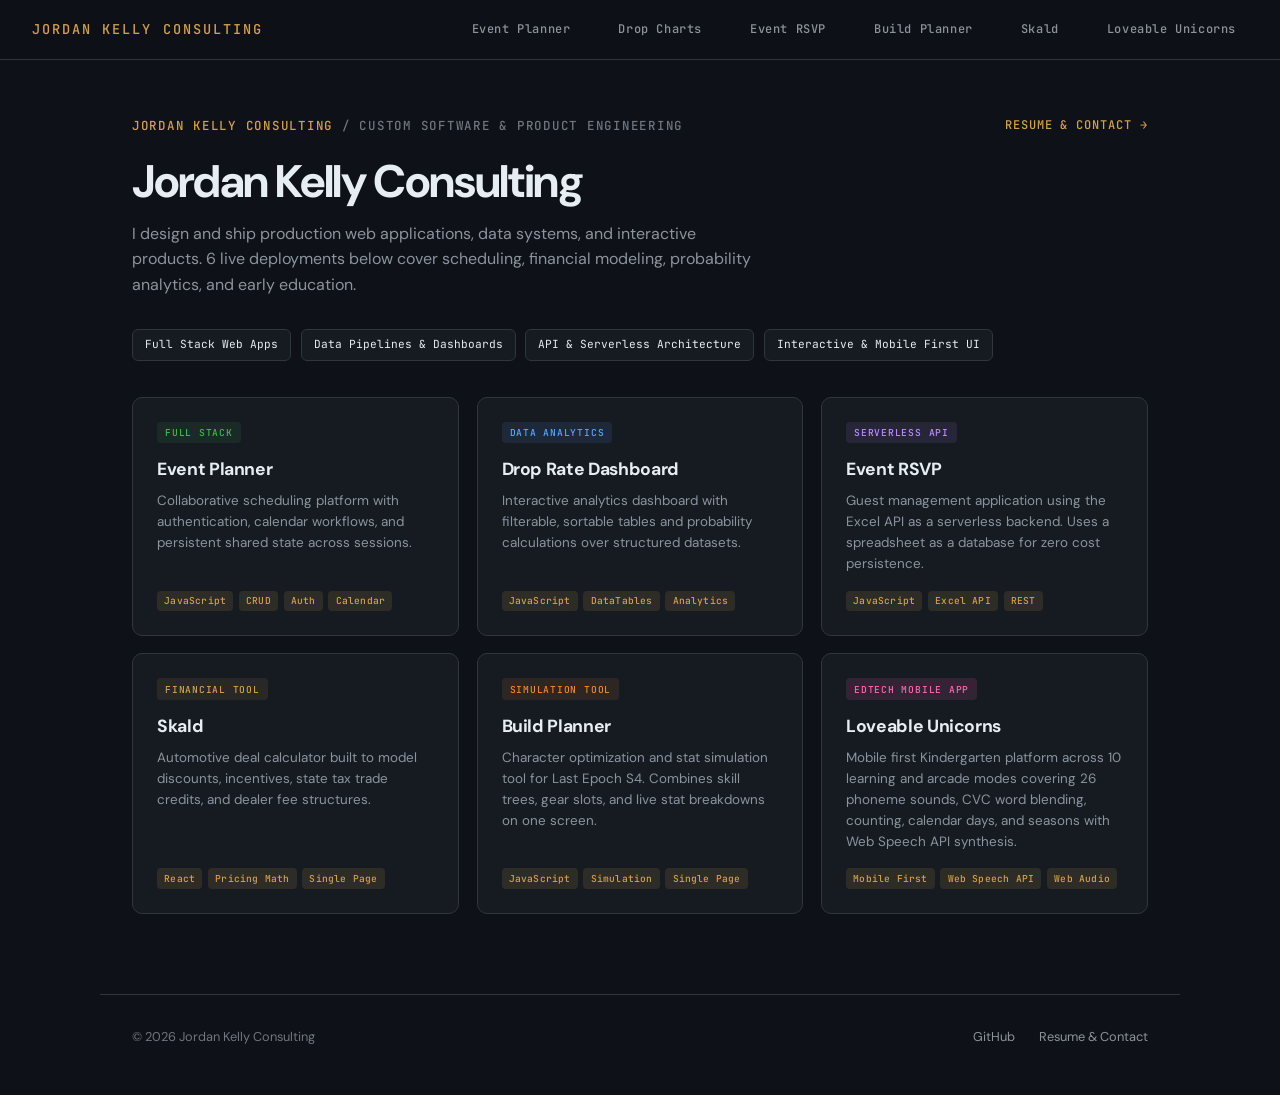
<file: index.html>
<!DOCTYPE html>
<html lang="en">
<head>
  <meta charset="UTF-8">
  <meta name="viewport" content="width=device-width, initial-scale=1.0">
  <title>Jordan Kelly Consulting</title>
  <link rel="preconnect" href="https://fonts.googleapis.com">
  <link rel="preconnect" href="https://fonts.gstatic.com" crossorigin>
  <link href="https://fonts.googleapis.com/css2?family=DM+Sans:wght@400;500;600;700&family=JetBrains+Mono:wght@400;500;700&display=swap" rel="stylesheet">
  <link rel="stylesheet" href="global-nav.css">
  <style>
    *, *::before, *::after { margin: 0; padding: 0; box-sizing: border-box; }

    :root {
      --bg: #0e1117;
      --surface: #161b22;
      --surface-hover: #1c2230;
      --border: #30363d;
      --text-primary: #e6edf3;
      --text-secondary: #8b949e;
      --text-muted: #6e7681;
      --accent: #d4a04a;
      --accent-dim: rgba(212, 160, 74, 0.12);
      --green: #3fb950;
      --blue: #58a6ff;
      --purple: #bc8cff;
      --orange: #f08a24;
      --pink: #ff66b3;
      --mono: 'JetBrains Mono', monospace;
      --sans: 'DM Sans', system-ui, sans-serif;
    }

    html { scroll-behavior: smooth; }

    body {
      font-family: var(--sans);
      background: var(--bg);
      color: var(--text-primary);
      line-height: 1.6;
      min-height: 100vh;
      -webkit-font-smoothing: antialiased;
    }

    .hero {
      padding: 3.5rem 2rem 2rem;
      max-width: 1080px;
      margin: 0 auto;
    }

    .wordmark {
      font-family: var(--mono);
      font-size: 0.78rem;
      font-weight: 500;
      letter-spacing: 0.14em;
      text-transform: uppercase;
      color: var(--accent);
      margin-bottom: 1.25rem;
      display: flex;
      justify-content: space-between;
      align-items: center;
      flex-wrap: wrap;
      gap: 0.75rem;
    }

    .wordmark .muted { color: var(--text-muted); }

    .resume-link {
      color: var(--accent);
      text-decoration: none;
      font-size: 0.75rem;
      letter-spacing: 0.08em;
      transition: color 0.2s;
    }

    .resume-link:hover { color: var(--text-primary); }

    .hero h1 {
      font-size: clamp(2rem, 4.2vw, 2.85rem);
      font-weight: 700;
      line-height: 1.12;
      letter-spacing: -0.03em;
      max-width: 680px;
    }

    .hero p {
      margin-top: 0.85rem;
      font-size: 1rem;
      color: var(--text-secondary);
      max-width: 620px;
      line-height: 1.6;
    }

    .Capabilities {
      max-width: 1080px;
      margin: 0 auto;
      padding: 0 2rem 1rem;
      display: flex;
      flex-wrap: wrap;
      gap: 0.6rem;
    }

    .cap-pill {
      font-family: var(--mono);
      font-size: 0.7rem;
      color: var(--text-primary);
      background: var(--surface);
      border: 1px solid var(--border);
      padding: 0.35rem 0.75rem;
      border-radius: 6px;
    }

    .projects {
      max-width: 1080px;
      margin: 1.25rem auto 0;
      padding: 0 2rem 5rem;
      display: grid;
      grid-template-columns: repeat(auto-fit, minmax(280px, 1fr));
      gap: 1.1rem;
    }

    .card {
      background: var(--surface);
      border: 1px solid var(--border);
      border-radius: 10px;
      padding: 1.5rem;
      transition: border-color 0.2s, background 0.2s, transform 0.2s;
      cursor: pointer;
      position: relative;
      overflow: hidden;
      text-decoration: none;
      color: inherit;
      display: flex;
      flex-direction: column;
      min-height: 220px;
    }

    .card::before {
      content: '';
      position: absolute;
      top: 0; left: 0; right: 0;
      height: 2px;
      opacity: 0;
      transition: opacity 0.3s;
    }

    .card:hover {
      border-color: #444c56;
      background: var(--surface-hover);
      transform: translateY(-2px);
    }

    .card:hover::before { opacity: 1; }
    .card:nth-child(1)::before { background: linear-gradient(90deg, var(--green), transparent); }
    .card:nth-child(2)::before { background: linear-gradient(90deg, var(--blue), transparent); }
    .card:nth-child(3)::before { background: linear-gradient(90deg, var(--purple), transparent); }
    .card:nth-child(4)::before { background: linear-gradient(90deg, var(--accent), transparent); }
    .card:nth-child(5)::before { background: linear-gradient(90deg, var(--orange), transparent); }
    .card:nth-child(6)::before { background: linear-gradient(90deg, var(--pink), transparent); }

    .card-status {
      font-family: var(--mono);
      font-size: 0.6rem;
      font-weight: 500;
      letter-spacing: 0.08em;
      text-transform: uppercase;
      padding: 0.2rem 0.5rem;
      border-radius: 4px;
      width: fit-content;
      margin-bottom: 0.75rem;
    }

    .card:nth-child(1) .card-status { color: var(--green); background: rgba(63, 185, 80, 0.1); }
    .card:nth-child(2) .card-status { color: var(--blue); background: rgba(88, 166, 255, 0.1); }
    .card:nth-child(3) .card-status { color: var(--purple); background: rgba(188, 140, 255, 0.1); }
    .card:nth-child(4) .card-status { color: var(--accent); background: rgba(212, 160, 74, 0.1); }
    .card:nth-child(5) .card-status { color: var(--orange); background: rgba(240, 138, 36, 0.1); }
    .card:nth-child(6) .card-status { color: var(--pink); background: rgba(255, 102, 179, 0.12); }

    .card h2 {
      font-size: 1.1rem;
      font-weight: 700;
      letter-spacing: -0.02em;
      margin-bottom: 0.5rem;
    }

    .card-desc {
      color: var(--text-secondary);
      font-size: 0.84rem;
      line-height: 1.55;
      margin-bottom: auto;
      padding-bottom: 1rem;
    }

    .card-meta {
      display: flex;
      flex-wrap: wrap;
      gap: 0.35rem;
    }

    .tag {
      font-family: var(--mono);
      font-size: 0.6rem;
      font-weight: 500;
      padding: 0.15rem 0.45rem;
      border-radius: 4px;
      background: var(--accent-dim);
      color: var(--accent);
      letter-spacing: 0.02em;
    }

    footer {
      max-width: 1080px;
      margin: 0 auto;
      padding: 2rem 2rem 3rem;
      border-top: 1px solid var(--border);
      display: flex;
      justify-content: space-between;
      align-items: center;
      flex-wrap: wrap;
      gap: 1rem;
    }

    footer p { font-size: 0.8rem; color: var(--text-muted); }

    footer a {
      color: var(--text-secondary);
      text-decoration: none;
      font-size: 0.8rem;
      transition: color 0.2s;
    }

    footer a:hover { color: var(--accent); }
    .footer-links { display: flex; gap: 1.5rem; }

    @media (max-width: 768px) {
      .projects { grid-template-columns: 1fr; padding: 0 1.25rem 4rem; }
      .hero { padding: 2rem 1.25rem 1.25rem; }
      .Capabilities { padding: 0 1.25rem 0.75rem; }
      footer { padding: 1.5rem 1.25rem 2rem; }
    }

    @media (prefers-reduced-motion: reduce) {
      .card { transition: none; }
      .card::before { transition: none; }
    }
  </style>
  <script src="global-nav.js" defer></script>
</head>
<body>

  <section class="hero">
    <div class="wordmark">
      <span>Jordan Kelly Consulting <span class="muted">/ Custom Software &amp; Product Engineering</span></span>
      <a href="https://jordunkelly.github.io" class="resume-link">RESUME &amp; CONTACT →</a>
    </div>
    <h1>Jordan Kelly Consulting</h1>
    <p>I design and ship production web applications, data systems, and interactive products. 6 live deployments below cover scheduling, financial modeling, probability analytics, and early education.</p>
  </section>

  <div class="Capabilities">
    <span class="cap-pill">Full Stack Web Apps</span>
    <span class="cap-pill">Data Pipelines &amp; Dashboards</span>
    <span class="cap-pill">API &amp; Serverless Architecture</span>
    <span class="cap-pill">Interactive &amp; Mobile First UI</span>
  </div>

  <section class="projects">

    <a class="card" href="event-planner/">
      <span class="card-status">Full Stack</span>
      <h2>Event Planner</h2>
      <p class="card-desc">Collaborative scheduling platform with authentication, calendar workflows, and persistent shared state across sessions.</p>
      <div class="card-meta">
        <span class="tag">JavaScript</span>
        <span class="tag">CRUD</span>
        <span class="tag">Auth</span>
        <span class="tag">Calendar</span>
      </div>
    </a>

    <a class="card" href="pso-drop-charts/">
      <span class="card-status">Data Analytics</span>
      <h2>Drop Rate Dashboard</h2>
      <p class="card-desc">Interactive analytics dashboard with filterable, sortable tables and probability calculations over structured datasets.</p>
      <div class="card-meta">
        <span class="tag">JavaScript</span>
        <span class="tag">DataTables</span>
        <span class="tag">Analytics</span>
      </div>
    </a>

    <a class="card" href="event-rsvp/">
      <span class="card-status">Serverless API</span>
      <h2>Event RSVP</h2>
      <p class="card-desc">Guest management application using the Excel API as a serverless backend. Uses a spreadsheet as a database for zero cost persistence.</p>
      <div class="card-meta">
        <span class="tag">JavaScript</span>
        <span class="tag">Excel API</span>
        <span class="tag">REST</span>
      </div>
    </a>

    <a class="card" href="skald/">
      <span class="card-status">Financial Tool</span>
      <h2>Skald</h2>
      <p class="card-desc">Automotive deal calculator built to model discounts, incentives, state tax trade credits, and dealer fee structures.</p>
      <div class="card-meta">
        <span class="tag">React</span>
        <span class="tag">Pricing Math</span>
        <span class="tag">Single Page</span>
      </div>
    </a>

    <a class="card" href="last-epoch-planner/">
      <span class="card-status">Simulation Tool</span>
      <h2>Build Planner</h2>
      <p class="card-desc">Character optimization and stat simulation tool for Last Epoch S4. Combines skill trees, gear slots, and live stat breakdowns on one screen.</p>
      <div class="card-meta">
        <span class="tag">JavaScript</span>
        <span class="tag">Simulation</span>
        <span class="tag">Single Page</span>
      </div>
    </a>

    <a class="card" href="loveable-unicorns/">
      <span class="card-status">EdTech Mobile App</span>
      <h2>Loveable Unicorns</h2>
      <p class="card-desc">Mobile first Kindergarten platform across 10 learning and arcade modes covering 26 phoneme sounds, CVC word blending, counting, calendar days, and seasons with Web Speech API synthesis.</p>
      <div class="card-meta">
        <span class="tag">Mobile First</span>
        <span class="tag">Web Speech API</span>
        <span class="tag">Web Audio</span>
      </div>
    </a>

  </section>

  <footer>
    <p>&copy; 2026 Jordan Kelly Consulting</p>
    <div class="footer-links">
      <a href="https://github.com/Jordunkelly" target="_blank" rel="noopener">GitHub</a>
      <a href="https://jordunkelly.github.io" target="_blank" rel="noopener">Resume &amp; Contact</a>
    </div>
  </footer>

</body>
</html>
</file>
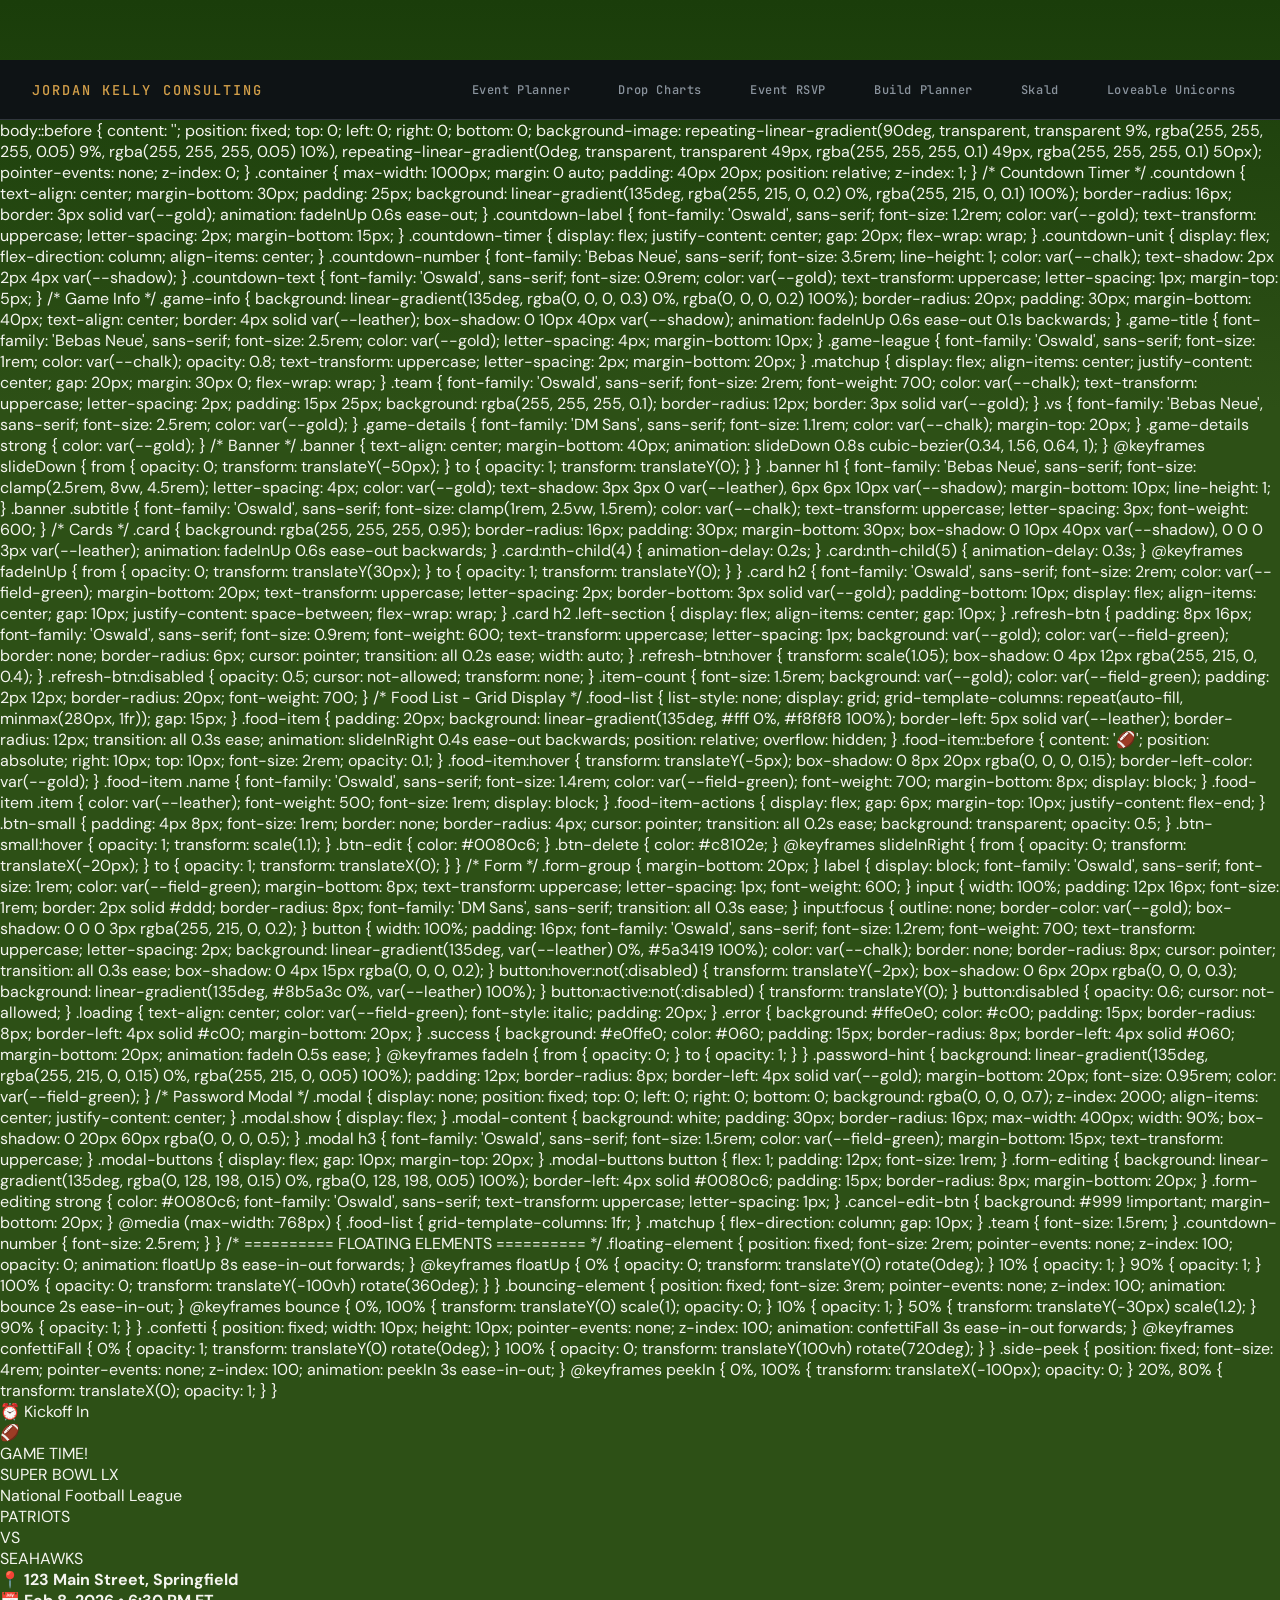
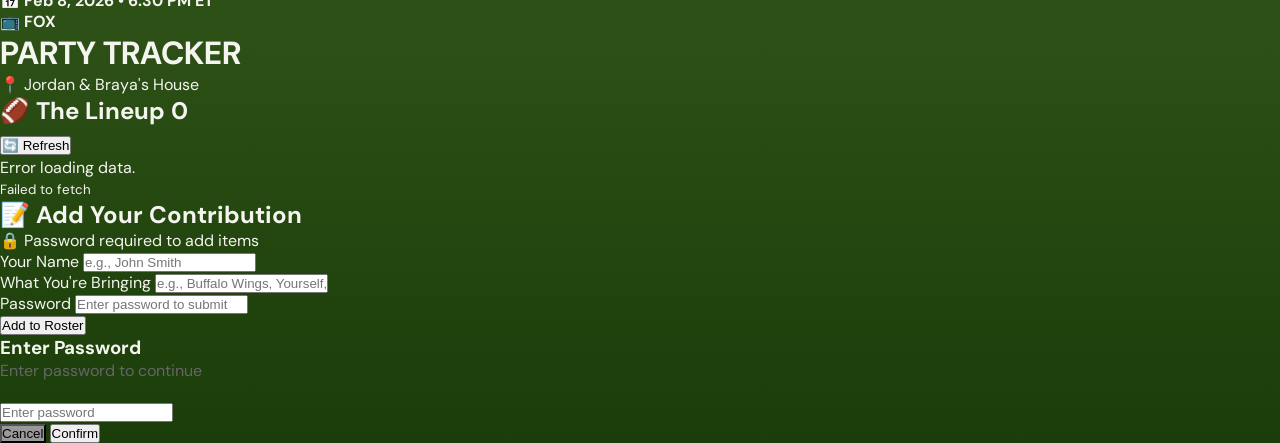
<file: event-attendance/index.html>
<!DOCTYPE html>
<html lang="en">
<head>
    <meta charset="UTF-8">
    <meta name="viewport" content="width=device-width, initial-scale=1.0">
    <meta http-equiv="Cache-Control" content="no-cache, no-store, must-revalidate">
    <meta http-equiv="Pragma" content="no-cache">
    <meta http-equiv="Expires" content="0">
    <title>Super Bowl Sunday Party Tracker!</title>
    <link href="https://fonts.googleapis.com/css2?family=Bebas+Neue&family=Oswald:wght@400;600;700&family=DM+Sans:wght@400;500;700&display=swap" rel="stylesheet">
    <style>
        :root {
            --field-green: #2d5016;
            --field-light: #3d6b1f;
            --endzone: #1a3d0a;
            --leather: #7c4a2e;
            --chalk: #f5f5f0;
            --gold: #ffd700;
            --shadow: rgba(0, 0, 0, 0.4);
            --team1: #c8102e;
            --team2: #0080c6;
        }

        * {
            margin: 0;
            padding: 0;
            box-sizing: border-box;
        }
    </style>
    <link rel="stylesheet" href="../global-nav.css">
    <style>
        body {
            font-family: 'DM Sans', sans-serif;
            background: linear-gradient(180deg, var(--endzone) 0%, var(--field-green) 20%, var(--field-green) 80%, var(--endzone) 100%);
            min-height: 100vh;
            color: var(--chalk);
            position: relative;
            overflow-x: hidden;
            padding-top: 60px;
        }
        @media (max-width: 768px) {
            body { padding-top: 100px; }
        }
    </style>

        body::before {
            content: '';
            position: fixed;
            top: 0;
            left: 0;
            right: 0;
            bottom: 0;
            background-image: 
                repeating-linear-gradient(90deg, transparent, transparent 9%, rgba(255, 255, 255, 0.05) 9%, rgba(255, 255, 255, 0.05) 10%),
                repeating-linear-gradient(0deg, transparent, transparent 49px, rgba(255, 255, 255, 0.1) 49px, rgba(255, 255, 255, 0.1) 50px);
            pointer-events: none;
            z-index: 0;
        }

        .container {
            max-width: 1000px;
            margin: 0 auto;
            padding: 40px 20px;
            position: relative;
            z-index: 1;
        }

        /* Countdown Timer */
        .countdown {
            text-align: center;
            margin-bottom: 30px;
            padding: 25px;
            background: linear-gradient(135deg, rgba(255, 215, 0, 0.2) 0%, rgba(255, 215, 0, 0.1) 100%);
            border-radius: 16px;
            border: 3px solid var(--gold);
            animation: fadeInUp 0.6s ease-out;
        }

        .countdown-label {
            font-family: 'Oswald', sans-serif;
            font-size: 1.2rem;
            color: var(--gold);
            text-transform: uppercase;
            letter-spacing: 2px;
            margin-bottom: 15px;
        }

        .countdown-timer {
            display: flex;
            justify-content: center;
            gap: 20px;
            flex-wrap: wrap;
        }

        .countdown-unit {
            display: flex;
            flex-direction: column;
            align-items: center;
        }

        .countdown-number {
            font-family: 'Bebas Neue', sans-serif;
            font-size: 3.5rem;
            line-height: 1;
            color: var(--chalk);
            text-shadow: 2px 2px 4px var(--shadow);
        }

        .countdown-text {
            font-family: 'Oswald', sans-serif;
            font-size: 0.9rem;
            color: var(--gold);
            text-transform: uppercase;
            letter-spacing: 1px;
            margin-top: 5px;
        }

        /* Game Info */
        .game-info {
            background: linear-gradient(135deg, rgba(0, 0, 0, 0.3) 0%, rgba(0, 0, 0, 0.2) 100%);
            border-radius: 20px;
            padding: 30px;
            margin-bottom: 40px;
            text-align: center;
            border: 4px solid var(--leather);
            box-shadow: 0 10px 40px var(--shadow);
            animation: fadeInUp 0.6s ease-out 0.1s backwards;
        }

        .game-title {
            font-family: 'Bebas Neue', sans-serif;
            font-size: 2.5rem;
            color: var(--gold);
            letter-spacing: 4px;
            margin-bottom: 10px;
        }

        .game-league {
            font-family: 'Oswald', sans-serif;
            font-size: 1rem;
            color: var(--chalk);
            opacity: 0.8;
            text-transform: uppercase;
            letter-spacing: 2px;
            margin-bottom: 20px;
        }

        .matchup {
            display: flex;
            align-items: center;
            justify-content: center;
            gap: 20px;
            margin: 30px 0;
            flex-wrap: wrap;
        }

        .team {
            font-family: 'Oswald', sans-serif;
            font-size: 2rem;
            font-weight: 700;
            color: var(--chalk);
            text-transform: uppercase;
            letter-spacing: 2px;
            padding: 15px 25px;
            background: rgba(255, 255, 255, 0.1);
            border-radius: 12px;
            border: 3px solid var(--gold);
        }

        .vs {
            font-family: 'Bebas Neue', sans-serif;
            font-size: 2.5rem;
            color: var(--gold);
        }

        .game-details {
            font-family: 'DM Sans', sans-serif;
            font-size: 1.1rem;
            color: var(--chalk);
            margin-top: 20px;
        }

        .game-details strong {
            color: var(--gold);
        }

        /* Banner */
        .banner {
            text-align: center;
            margin-bottom: 40px;
            animation: slideDown 0.8s cubic-bezier(0.34, 1.56, 0.64, 1);
        }

        @keyframes slideDown {
            from {
                opacity: 0;
                transform: translateY(-50px);
            }
            to {
                opacity: 1;
                transform: translateY(0);
            }
        }

        .banner h1 {
            font-family: 'Bebas Neue', sans-serif;
            font-size: clamp(2.5rem, 8vw, 4.5rem);
            letter-spacing: 4px;
            color: var(--gold);
            text-shadow: 
                3px 3px 0 var(--leather),
                6px 6px 10px var(--shadow);
            margin-bottom: 10px;
            line-height: 1;
        }

        .banner .subtitle {
            font-family: 'Oswald', sans-serif;
            font-size: clamp(1rem, 2.5vw, 1.5rem);
            color: var(--chalk);
            text-transform: uppercase;
            letter-spacing: 3px;
            font-weight: 600;
        }

        /* Cards */
        .card {
            background: rgba(255, 255, 255, 0.95);
            border-radius: 16px;
            padding: 30px;
            margin-bottom: 30px;
            box-shadow: 
                0 10px 40px var(--shadow),
                0 0 0 3px var(--leather);
            animation: fadeInUp 0.6s ease-out backwards;
        }

        .card:nth-child(4) { animation-delay: 0.2s; }
        .card:nth-child(5) { animation-delay: 0.3s; }

        @keyframes fadeInUp {
            from {
                opacity: 0;
                transform: translateY(30px);
            }
            to {
                opacity: 1;
                transform: translateY(0);
            }
        }

        .card h2 {
            font-family: 'Oswald', sans-serif;
            font-size: 2rem;
            color: var(--field-green);
            margin-bottom: 20px;
            text-transform: uppercase;
            letter-spacing: 2px;
            border-bottom: 3px solid var(--gold);
            padding-bottom: 10px;
            display: flex;
            align-items: center;
            gap: 10px;
            justify-content: space-between;
            flex-wrap: wrap;
        }

        .card h2 .left-section {
            display: flex;
            align-items: center;
            gap: 10px;
        }

        .refresh-btn {
            padding: 8px 16px;
            font-family: 'Oswald', sans-serif;
            font-size: 0.9rem;
            font-weight: 600;
            text-transform: uppercase;
            letter-spacing: 1px;
            background: var(--gold);
            color: var(--field-green);
            border: none;
            border-radius: 6px;
            cursor: pointer;
            transition: all 0.2s ease;
            width: auto;
        }

        .refresh-btn:hover {
            transform: scale(1.05);
            box-shadow: 0 4px 12px rgba(255, 215, 0, 0.4);
        }

        .refresh-btn:disabled {
            opacity: 0.5;
            cursor: not-allowed;
            transform: none;
        }

        .item-count {
            font-size: 1.5rem;
            background: var(--gold);
            color: var(--field-green);
            padding: 2px 12px;
            border-radius: 20px;
            font-weight: 700;
        }

        /* Food List - Grid Display */
        .food-list {
            list-style: none;
            display: grid;
            grid-template-columns: repeat(auto-fill, minmax(280px, 1fr));
            gap: 15px;
        }

        .food-item {
            padding: 20px;
            background: linear-gradient(135deg, #fff 0%, #f8f8f8 100%);
            border-left: 5px solid var(--leather);
            border-radius: 12px;
            transition: all 0.3s ease;
            animation: slideInRight 0.4s ease-out backwards;
            position: relative;
            overflow: hidden;
        }

        .food-item::before {
            content: '🏈';
            position: absolute;
            right: 10px;
            top: 10px;
            font-size: 2rem;
            opacity: 0.1;
        }

        .food-item:hover {
            transform: translateY(-5px);
            box-shadow: 0 8px 20px rgba(0, 0, 0, 0.15);
            border-left-color: var(--gold);
        }

        .food-item .name {
            font-family: 'Oswald', sans-serif;
            font-size: 1.4rem;
            color: var(--field-green);
            font-weight: 700;
            margin-bottom: 8px;
            display: block;
        }

        .food-item .item {
            color: var(--leather);
            font-weight: 500;
            font-size: 1rem;
            display: block;
        }

        .food-item-actions {
            display: flex;
            gap: 6px;
            margin-top: 10px;
            justify-content: flex-end;
        }

        .btn-small {
            padding: 4px 8px;
            font-size: 1rem;
            border: none;
            border-radius: 4px;
            cursor: pointer;
            transition: all 0.2s ease;
            background: transparent;
            opacity: 0.5;
        }

        .btn-small:hover {
            opacity: 1;
            transform: scale(1.1);
        }

        .btn-edit {
            color: #0080c6;
        }

        .btn-delete {
            color: #c8102e;
        }

        @keyframes slideInRight {
            from {
                opacity: 0;
                transform: translateX(-20px);
            }
            to {
                opacity: 1;
                transform: translateX(0);
            }
        }

        /* Form */
        .form-group {
            margin-bottom: 20px;
        }

        label {
            display: block;
            font-family: 'Oswald', sans-serif;
            font-size: 1rem;
            color: var(--field-green);
            margin-bottom: 8px;
            text-transform: uppercase;
            letter-spacing: 1px;
            font-weight: 600;
        }

        input {
            width: 100%;
            padding: 12px 16px;
            font-size: 1rem;
            border: 2px solid #ddd;
            border-radius: 8px;
            font-family: 'DM Sans', sans-serif;
            transition: all 0.3s ease;
        }

        input:focus {
            outline: none;
            border-color: var(--gold);
            box-shadow: 0 0 0 3px rgba(255, 215, 0, 0.2);
        }

        button {
            width: 100%;
            padding: 16px;
            font-family: 'Oswald', sans-serif;
            font-size: 1.2rem;
            font-weight: 700;
            text-transform: uppercase;
            letter-spacing: 2px;
            background: linear-gradient(135deg, var(--leather) 0%, #5a3419 100%);
            color: var(--chalk);
            border: none;
            border-radius: 8px;
            cursor: pointer;
            transition: all 0.3s ease;
            box-shadow: 0 4px 15px rgba(0, 0, 0, 0.2);
        }

        button:hover:not(:disabled) {
            transform: translateY(-2px);
            box-shadow: 0 6px 20px rgba(0, 0, 0, 0.3);
            background: linear-gradient(135deg, #8b5a3c 0%, var(--leather) 100%);
        }

        button:active:not(:disabled) {
            transform: translateY(0);
        }

        button:disabled {
            opacity: 0.6;
            cursor: not-allowed;
        }

        .loading {
            text-align: center;
            color: var(--field-green);
            font-style: italic;
            padding: 20px;
        }

        .error {
            background: #ffe0e0;
            color: #c00;
            padding: 15px;
            border-radius: 8px;
            border-left: 4px solid #c00;
            margin-bottom: 20px;
        }

        .success {
            background: #e0ffe0;
            color: #060;
            padding: 15px;
            border-radius: 8px;
            border-left: 4px solid #060;
            margin-bottom: 20px;
            animation: fadeIn 0.5s ease;
        }

        @keyframes fadeIn {
            from { opacity: 0; }
            to { opacity: 1; }
        }

        .password-hint {
            background: linear-gradient(135deg, rgba(255, 215, 0, 0.15) 0%, rgba(255, 215, 0, 0.05) 100%);
            padding: 12px;
            border-radius: 8px;
            border-left: 4px solid var(--gold);
            margin-bottom: 20px;
            font-size: 0.95rem;
            color: var(--field-green);
        }

        /* Password Modal */
        .modal {
            display: none;
            position: fixed;
            top: 0;
            left: 0;
            right: 0;
            bottom: 0;
            background: rgba(0, 0, 0, 0.7);
            z-index: 2000;
            align-items: center;
            justify-content: center;
        }

        .modal.show {
            display: flex;
        }

        .modal-content {
            background: white;
            padding: 30px;
            border-radius: 16px;
            max-width: 400px;
            width: 90%;
            box-shadow: 0 20px 60px rgba(0, 0, 0, 0.5);
        }

        .modal h3 {
            font-family: 'Oswald', sans-serif;
            font-size: 1.5rem;
            color: var(--field-green);
            margin-bottom: 15px;
            text-transform: uppercase;
        }

        .modal-buttons {
            display: flex;
            gap: 10px;
            margin-top: 20px;
        }

        .modal-buttons button {
            flex: 1;
            padding: 12px;
            font-size: 1rem;
        }

        .form-editing {
            background: linear-gradient(135deg, rgba(0, 128, 198, 0.15) 0%, rgba(0, 128, 198, 0.05) 100%);
            border-left: 4px solid #0080c6;
            padding: 15px;
            border-radius: 8px;
            margin-bottom: 20px;
        }

        .form-editing strong {
            color: #0080c6;
            font-family: 'Oswald', sans-serif;
            text-transform: uppercase;
            letter-spacing: 1px;
        }

        .cancel-edit-btn {
            background: #999 !important;
            margin-bottom: 20px;
        }

        @media (max-width: 768px) {
            .food-list {
                grid-template-columns: 1fr;
            }
            
            .matchup {
                flex-direction: column;
                gap: 10px;
            }
            
            .team {
                font-size: 1.5rem;
            }
            
            .countdown-number {
                font-size: 2.5rem;
            }
        }

        /* ========== FLOATING ELEMENTS ========== */
        .floating-element {
            position: fixed;
            font-size: 2rem;
            pointer-events: none;
            z-index: 100;
            opacity: 0;
            animation: floatUp 8s ease-in-out forwards;
        }

        @keyframes floatUp {
            0% {
                opacity: 0;
                transform: translateY(0) rotate(0deg);
            }
            10% {
                opacity: 1;
            }
            90% {
                opacity: 1;
            }
            100% {
                opacity: 0;
                transform: translateY(-100vh) rotate(360deg);
            }
        }

        .bouncing-element {
            position: fixed;
            font-size: 3rem;
            pointer-events: none;
            z-index: 100;
            animation: bounce 2s ease-in-out;
        }

        @keyframes bounce {
            0%, 100% {
                transform: translateY(0) scale(1);
                opacity: 0;
            }
            10% {
                opacity: 1;
            }
            50% {
                transform: translateY(-30px) scale(1.2);
            }
            90% {
                opacity: 1;
            }
        }

        .confetti {
            position: fixed;
            width: 10px;
            height: 10px;
            pointer-events: none;
            z-index: 100;
            animation: confettiFall 3s ease-in-out forwards;
        }

        @keyframes confettiFall {
            0% {
                opacity: 1;
                transform: translateY(0) rotate(0deg);
            }
            100% {
                opacity: 0;
                transform: translateY(100vh) rotate(720deg);
            }
        }

        .side-peek {
            position: fixed;
            font-size: 4rem;
            pointer-events: none;
            z-index: 100;
            animation: peekIn 3s ease-in-out;
        }

        @keyframes peekIn {
            0%, 100% {
                transform: translateX(-100px);
                opacity: 0;
            }
            20%, 80% {
                transform: translateX(0);
                opacity: 1;
            }
        }
    </style>
</head>
<body>
    <div class="container">
        <!-- Countdown Timer -->
        <div class="countdown">
            <div class="countdown-label">⏰ Kickoff In</div>
            <div class="countdown-timer" id="mainCountdown"></div>
        </div>

        <!-- Game Info -->
        <div class="game-info">
            <div class="game-title">SUPER BOWL LX</div>
            <div class="game-league">National Football League</div>
            <div class="matchup">
                <div class="team">PATRIOTS</div>
                <div class="vs">VS</div>
                <div class="team">SEAHAWKS</div>
            </div>
            <div class="game-details">
                <strong>📍 123 Main Street, Springfield</strong><br>
                <strong>📅 Feb 8, 2026 • 6:30 PM ET</strong><br>
                <strong>📺 FOX</strong>
            </div>
        </div>

        <!-- Party Location -->
        <div class="banner">
            <h1>PARTY TRACKER</h1>
            <div class="subtitle">📍 Jordan & Braya's House</div>
        </div>

        <!-- Food List -->
        <div class="card">
            <h2>
                <div class="left-section">
                    🏈 The Lineup
                    <span class="item-count" id="itemCount">0</span>
                </div>
                <button class="refresh-btn" id="refreshBtn" onclick="forceRefresh()">🔄 Refresh</button>
            </h2>
            <div id="loadingMessage" class="loading">Loading the roster...</div>
            <ul class="food-list" id="foodList"></ul>
        </div>

        <!-- Add Item Form -->
        <div class="card" id="addItemCard">
            <h2 id="formTitle">📝 Add Your Contribution</h2>
            <div id="editingNotice"></div>
            <div class="password-hint">
                🔒 Password required to add items
            </div>
            <div id="messageArea"></div>
            <div class="form-group">
                <label for="nameInput">Your Name</label>
                <input type="text" id="nameInput" placeholder="e.g., John Smith" required>
            </div>
            <div class="form-group">
                <label for="foodInput">What You're Bringing</label>
                <input type="text" id="foodInput" placeholder="e.g., Buffalo Wings, Yourself, A Johnson, Etc ..." required>
            </div>
            <div class="form-group">
                <label for="passwordInput">Password</label>
                <input type="password" id="passwordInput" placeholder="Enter password to submit" required>
            </div>
            <button id="submitButton" onclick="submitForm()">Add to Roster</button>
        </div>
    </div>

    <!-- Password Modal for Delete -->
    <div class="modal" id="passwordModal">
        <div class="modal-content">
            <h3 id="modalTitle">Enter Password</h3>
            <p id="modalMessage" style="color: #666; margin-bottom: 20px;">Enter password to continue</p>
            <input type="password" id="modalPasswordInput" placeholder="Enter password">
            <div class="modal-buttons">
                <button onclick="cancelModal()" style="background: #999;">Cancel</button>
                <button onclick="confirmModal()" id="modalConfirmBtn">Confirm</button>
            </div>
        </div>
    </div>

    <script>
        // ================= CONFIG =================
        const CSV_URL = 'https://docs.google.com/spreadsheets/d/e/2PACX-1vSGdwDpzWkYzlwzPxUlz1OpzzK22pQbFNNPr1xv0U0M5rxbZNyTLqyJzPp_MeXJnW0dpn6qnrFb8Wab/pub?gid=0&single=true&output=csv';
        const SCRIPT_URL = 'https://script.google.com/macros/s/AKfycbwwipxR_QszEA2MaYRfIODS-tP8l6UJ0Z1RwzIN0m4MtDz-DKdOT6Ox3Fh_9b2pCcfg6w/exec';
        const SUPERBOWL_DATE = new Date('2026-02-09T18:30:00-05:00');

        // Modal and edit state
        let modalCallback = null;
        let editingRow = null;

        // ================ COUNTDOWN =================
        function updateCountdown(elementId) {
            const now = new Date();
            const diff = SUPERBOWL_DATE - now;

            if (diff <= 0) {
                document.getElementById(elementId).innerHTML =
                    '<div class="countdown-unit"><div class="countdown-number">🏈</div><div class="countdown-text">GAME TIME!</div></div>';
                return;
            }

            const days = Math.floor(diff / (1000 * 60 * 60 * 24));
            const hours = Math.floor((diff % (1000 * 60 * 60 * 24)) / (1000 * 60 * 60));
            const minutes = Math.floor((diff % (1000 * 60 * 60)) / (1000 * 60));
            const seconds = Math.floor((diff % (1000 * 60)) / 1000);

            document.getElementById(elementId).innerHTML = `
                <div class="countdown-unit"><div class="countdown-number">${days}</div><div class="countdown-text">Days</div></div>
                <div class="countdown-unit"><div class="countdown-number">${hours}</div><div class="countdown-text">Hours</div></div>
                <div class="countdown-unit"><div class="countdown-number">${minutes}</div><div class="countdown-text">Minutes</div></div>
                <div class="countdown-unit"><div class="countdown-number">${seconds}</div><div class="countdown-text">Seconds</div></div>
            `;
        }

        // ================ CSV LOADER =================
        function parseCSV(text) {
            return text.split('\n')
                .filter(l => l.trim())
                .map(line => line.split(',').map(v => v.trim().replace(/^"|"$/g, '')));
        }

        async function loadData() {
            try {
                // Simple but effective cache busting
                const cacheBuster = `v${refreshVersion}-${Date.now()}-${Math.random().toString(36).substring(2, 9)}`;
                const url = `${CSV_URL}&cb=${cacheBuster}`;
                
                const response = await fetch(url, {
                    cache: 'no-store'
                });
                
                if (!response.ok) throw new Error('Failed to load data');

                const csvText = await response.text();
                const rows = parseCSV(csvText);

                const foodList = document.getElementById('foodList');
                const loadingMessage = document.getElementById('loadingMessage');
                const itemCount = document.getElementById('itemCount');

                loadingMessage.style.display = 'none';
                foodList.innerHTML = '';

                if (rows.length > 1) {
                    const dataRows = rows.slice(1).filter(row => row[0] && row[1]);
                    itemCount.textContent = dataRows.length;

                    dataRows.forEach((row, index) => {
                        const rowNumber = index + 2; // +2 because row 1 is headers
                        const li = document.createElement('li');
                        li.className = 'food-item';
                        li.style.animationDelay = `${index * 0.05}s`;
                        li.innerHTML = `
                            <span class="name">${escapeHtml(row[0])}</span>
                            <span class="item">${escapeHtml(row[1])}</span>
                            <div class="food-item-actions">
                                <button class="btn-small btn-edit" onclick="editItem(${rowNumber}, '${escapeHtml(row[0])}', '${escapeHtml(row[1])}')" title="Edit">
                                    ✏️
                                </button>
                                <button class="btn-small btn-delete" onclick="deleteItem(${rowNumber}, '${escapeHtml(row[0])}')" title="Delete">
                                    🗑️
                                </button>
                            </div>
                        `;
                        foodList.appendChild(li);
                    });
                } else {
                    itemCount.textContent = '0';
                    foodList.innerHTML =
                        '<li class="food-item"><span class="name">No items yet</span><span class="item">Be the first to add!</span></li>';
                }
            } catch (error) {
                document.getElementById('loadingMessage').innerHTML =
                    `<div class="error">Error loading data.<br><small>${error.message}</small></div>`;
            }
        }

        // ================ EDIT ITEM =================
        function editItem(rowNumber, name, item) {
            editingRow = rowNumber;
            document.getElementById('nameInput').value = name;
            document.getElementById('foodInput').value = item;
            document.getElementById('formTitle').textContent = '✏️ Edit Item';
            document.getElementById('submitButton').textContent = 'Update Item';
            document.getElementById('editingNotice').innerHTML = `
                <div class="form-editing">
                    <strong>Editing:</strong> ${name} - ${item}
                    <button class="cancel-edit-btn" onclick="cancelEdit()" style="width: 100%; margin-top: 10px; padding: 8px;">Cancel Edit</button>
                </div>
            `;
            
            // Scroll to form
            document.getElementById('addItemCard').scrollIntoView({ behavior: 'smooth' });
        }

        function cancelEdit() {
            editingRow = null;
            document.getElementById('nameInput').value = '';
            document.getElementById('foodInput').value = '';
            document.getElementById('passwordInput').value = '';
            document.getElementById('formTitle').textContent = '📝 Add Your Contribution';
            document.getElementById('submitButton').textContent = 'Add to Roster';
            document.getElementById('editingNotice').innerHTML = '';
        }

        // ================ DELETE ITEM =================
        function deleteItem(rowNumber, name) {
            document.getElementById('modalTitle').textContent = 'Delete Item?';
            document.getElementById('modalMessage').textContent = `Are you sure you want to delete "${name}"? Enter password to confirm.`;
            document.getElementById('modalPasswordInput').value = '';
            modalCallback = async (password) => {
                await performDelete(rowNumber, password);
            };
            document.getElementById('passwordModal').classList.add('show');
        }

        async function performDelete(rowNumber, password) {
            try {
                const params = new URLSearchParams();
                params.append("action", "delete");
                params.append("rowNumber", rowNumber);
                params.append("password", password);

                const response = await fetch(SCRIPT_URL, {
                    method: "POST",
                    headers: { "Content-Type": "application/x-www-form-urlencoded;charset=UTF-8" },
                    body: params.toString()
                });

                const result = await response.json();

                if (!result.success) {
                    throw new Error(result.error || 'Failed to delete');
                }

                showMessage('✅ Item deleted! Refreshing...', 'success');
                // Immediately trigger force refresh (it has built-in delay)
                forceRefresh();

            } catch (error) {
                showMessage('❌ ' + error.message, 'error');
            }
        }

        // ================ ADD/EDIT ITEM =================
        async function submitForm() {
            const name = document.getElementById('nameInput').value.trim();
            const food = document.getElementById('foodInput').value.trim();
            const password = document.getElementById('passwordInput').value.trim();
            const button = document.getElementById('submitButton');

            if (!name || !food || !password) {
                showMessage('⚠️ Please fill in all fields!', 'error');
                return;
            }

            button.disabled = true;
            button.textContent = editingRow ? 'Updating...' : 'Adding...';

            try {
                const params = new URLSearchParams();
                params.append("action", editingRow ? "edit" : "add");
                params.append("name", name);
                params.append("food", food);
                params.append("password", password);
                if (editingRow) {
                    params.append("rowNumber", editingRow);
                }

                const response = await fetch(SCRIPT_URL, {
                    method: "POST",
                    headers: { "Content-Type": "application/x-www-form-urlencoded;charset=UTF-8" },
                    body: params.toString()
                });

                const result = await response.json();

                if (!result.success) {
                    throw new Error(result.error || 'Server rejected request');
                }

                showMessage(`✅ ${editingRow ? 'Updated' : 'Added'} ${name} - ${food}! Refreshing...`, 'success');

                document.getElementById('nameInput').value = '';
                document.getElementById('foodInput').value = '';
                document.getElementById('passwordInput').value = '';
                
                if (editingRow) {
                    cancelEdit();
                }

                // Immediately trigger force refresh (it has built-in delay)
                forceRefresh();

            } catch (error) {
                showMessage('❌ ' + error.message, 'error');
            } finally {
                button.disabled = false;
                button.textContent = editingRow ? 'Update Item' : 'Add to Roster';
            }
        }

        // ================ MODAL HANDLERS =================
        function confirmModal() {
            const password = document.getElementById('modalPasswordInput').value.trim();
            if (!password) {
                alert('Please enter password');
                return;
            }
            document.getElementById('passwordModal').classList.remove('show');
            if (modalCallback) {
                modalCallback(password);
                modalCallback = null;
            }
        }

        function cancelModal() {
            document.getElementById('passwordModal').classList.remove('show');
            modalCallback = null;
        }

        // ================ FORCE REFRESH =================
        let refreshVersion = 0;
        
        async function forceRefresh() {
            const btn = document.getElementById('refreshBtn');
            if (btn) {
                btn.disabled = true;
                btn.textContent = '🔄 Refreshing...';
            }
            
            // Increment version to bust cache harder
            refreshVersion++;
            
            // Wait for Google Sheets to propagate (they cache for ~2-3 seconds)
            await new Promise(resolve => setTimeout(resolve, 3000));
            
            await loadData();
            
            if (btn) {
                btn.disabled = false;
                btn.textContent = '🔄 Refresh';
            }
        }
        
        // Auto-refresh on page visibility change (tab switching back)
        document.addEventListener('visibilitychange', () => {
            if (!document.hidden) {
                loadData();
            }
        });

        // ================ HELPERS =================
        function showMessage(text, type) {
            const messageArea = document.getElementById('messageArea');
            messageArea.innerHTML = `<div class="${type}">${text}</div>`;
            setTimeout(() => messageArea.innerHTML = '', 4000);
            
            // Trigger confetti on success messages
            if (type === 'success' && typeof createConfettiBurst === 'function' && Math.random() < 0.6) {
                setTimeout(createConfettiBurst, 100);
            }
        }

        function escapeHtml(text) {
            const div = document.createElement('div');
            div.textContent = text;
            return div.innerHTML;
        }

        // ================ INIT =================
        updateCountdown('mainCountdown');
        setInterval(() => updateCountdown('mainCountdown'), 1000);

        loadData();
        setInterval(loadData, 30000);

        // ================ FUN FLOATING ELEMENTS =================
        const floatingEmojis = ['🏈', '🎉', '🍕', '🍺', '🌭', '🍗', '🥤', '🎊', '⭐', '💫'];
        const sideEmojis = ['👀', '😎', '🎯', '🔥', '💪', '🙌', '👏'];
        const confettiColors = ['#ffd700', '#c8102e', '#0080c6', '#2d5016', '#7c4a2e'];

        function createFloatingElement() {
            const element = document.createElement('div');
            element.className = 'floating-element';
            element.textContent = floatingEmojis[Math.floor(Math.random() * floatingEmojis.length)];
            element.style.left = Math.random() * window.innerWidth + 'px';
            element.style.bottom = '-50px';
            document.body.appendChild(element);

            setTimeout(() => element.remove(), 8000);
        }

        function createBouncingElement() {
            const element = document.createElement('div');
            element.className = 'bouncing-element';
            element.textContent = '🏈';
            element.style.left = Math.random() * (window.innerWidth - 100) + 'px';
            element.style.top = Math.random() * (window.innerHeight - 100) + 'px';
            document.body.appendChild(element);

            setTimeout(() => element.remove(), 2000);
        }

        function createConfettiBurst() {
            const centerX = window.innerWidth / 2;
            const centerY = window.innerHeight / 2;

            for (let i = 0; i < 30; i++) {
                setTimeout(() => {
                    const confetti = document.createElement('div');
                    confetti.className = 'confetti';
                    confetti.style.backgroundColor = confettiColors[Math.floor(Math.random() * confettiColors.length)];
                    confetti.style.left = centerX + (Math.random() - 0.5) * 200 + 'px';
                    confetti.style.top = centerY + (Math.random() - 0.5) * 200 + 'px';
                    document.body.appendChild(confetti);

                    setTimeout(() => confetti.remove(), 3000);
                }, i * 30);
            }
        }

        function createSidePeek() {
            const element = document.createElement('div');
            element.className = 'side-peek';
            element.textContent = sideEmojis[Math.floor(Math.random() * sideEmojis.length)];
            element.style.left = '-100px';
            element.style.top = Math.random() * (window.innerHeight - 100) + 'px';
            document.body.appendChild(element);

            setTimeout(() => element.remove(), 3000);
        }

        // Spawn floating elements periodically
        setInterval(() => {
            if (Math.random() < 0.3) createFloatingElement();
        }, 5000);

        // Bouncing football occasionally
        setInterval(() => {
            if (Math.random() < 0.2) createBouncingElement();
        }, 10000);

        // Side peek occasionally
        setInterval(() => {
            if (Math.random() < 0.15) createSidePeek();
        }, 15000);

        // Confetti burst on CRUD success is handled in showMessage function

        // Initial welcome burst after 2 seconds
        setTimeout(createConfettiBurst, 2000);
    </script>
    <script src="../global-nav.js" defer></script>
</body>
</html>
</file>
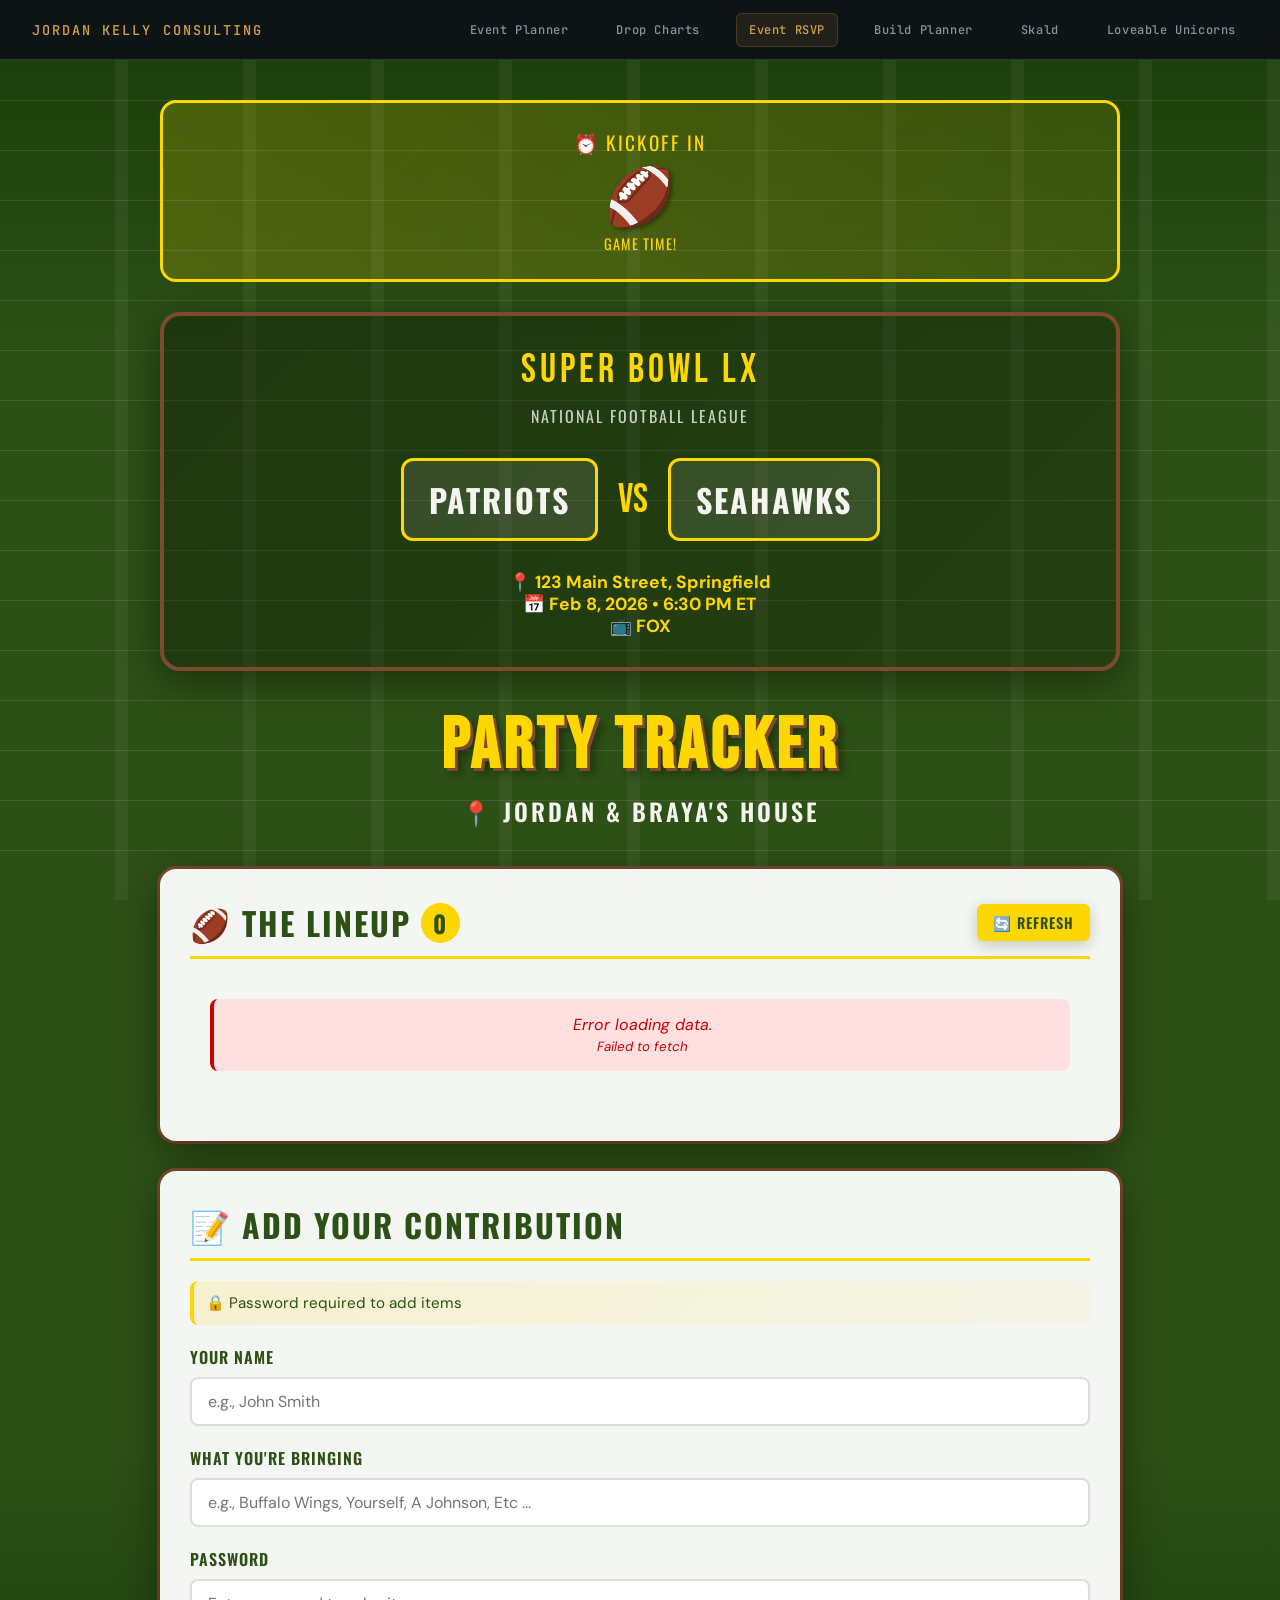
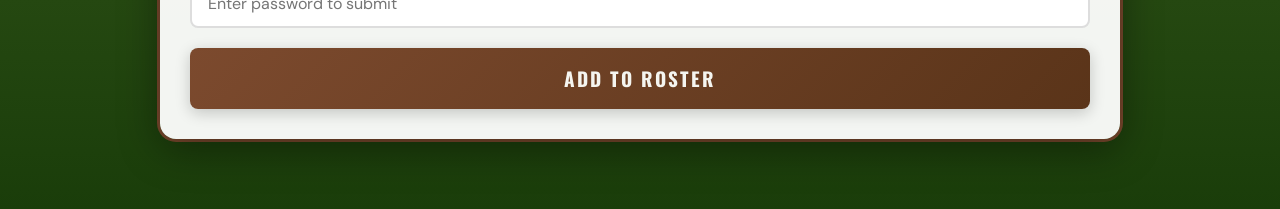
<file: event-rsvp/index.html>
<!DOCTYPE html>
<html lang="en">
<head>
    <meta charset="UTF-8">
    <meta name="viewport" content="width=device-width, initial-scale=1.0">
    <meta http-equiv="Cache-Control" content="no-cache, no-store, must-revalidate">
    <meta http-equiv="Pragma" content="no-cache">
    <meta http-equiv="Expires" content="0">
    <title>Super Bowl Sunday Party Tracker!</title>
    <link href="https://fonts.googleapis.com/css2?family=Bebas+Neue&family=Oswald:wght@400;600;700&family=DM+Sans:wght@400;500;700&display=swap" rel="stylesheet">
    <style>
        :root {
            --field-green: #2d5016;
            --field-light: #3d6b1f;
            --endzone: #1a3d0a;
            --leather: #7c4a2e;
            --chalk: #f5f5f0;
            --gold: #ffd700;
            --shadow: rgba(0, 0, 0, 0.4);
            --team1: #c8102e;
            --team2: #0080c6;
        }

        * {
            margin: 0;
            padding: 0;
            box-sizing: border-box;
        }
    </style>
    <link rel="stylesheet" href="../global-nav.css">
    <style>
        body {
            font-family: 'DM Sans', sans-serif;
            background: linear-gradient(180deg, var(--endzone) 0%, var(--field-green) 20%, var(--field-green) 80%, var(--endzone) 100%);
            min-height: 100vh;
            color: var(--chalk);
            position: relative;
            overflow-x: hidden;
        }

        body::before {
            content: '';
            position: fixed;
            top: 0;
            left: 0;
            right: 0;
            bottom: 0;
            background-image: 
                repeating-linear-gradient(90deg, transparent, transparent 9%, rgba(255, 255, 255, 0.05) 9%, rgba(255, 255, 255, 0.05) 10%),
                repeating-linear-gradient(0deg, transparent, transparent 49px, rgba(255, 255, 255, 0.1) 49px, rgba(255, 255, 255, 0.1) 50px);
            pointer-events: none;
            z-index: 0;
        }

        .container {
            max-width: 1000px;
            margin: 0 auto;
            padding: 40px 20px;
            position: relative;
            z-index: 1;
        }

        /* Countdown Timer */
        .countdown {
            text-align: center;
            margin-bottom: 30px;
            padding: 25px;
            background: linear-gradient(135deg, rgba(255, 215, 0, 0.2) 0%, rgba(255, 215, 0, 0.1) 100%);
            border-radius: 16px;
            border: 3px solid var(--gold);
            animation: fadeInUp 0.6s ease-out;
        }

        .countdown-label {
            font-family: 'Oswald', sans-serif;
            font-size: 1.2rem;
            color: var(--gold);
            text-transform: uppercase;
            letter-spacing: 2px;
            margin-bottom: 15px;
        }

        .countdown-timer {
            display: flex;
            justify-content: center;
            gap: 20px;
            flex-wrap: wrap;
        }

        .countdown-unit {
            display: flex;
            flex-direction: column;
            align-items: center;
        }

        .countdown-number {
            font-family: 'Bebas Neue', sans-serif;
            font-size: 3.5rem;
            line-height: 1;
            color: var(--chalk);
            text-shadow: 2px 2px 4px var(--shadow);
        }

        .countdown-text {
            font-family: 'Oswald', sans-serif;
            font-size: 0.9rem;
            color: var(--gold);
            text-transform: uppercase;
            letter-spacing: 1px;
            margin-top: 5px;
        }

        /* Game Info */
        .game-info {
            background: linear-gradient(135deg, rgba(0, 0, 0, 0.3) 0%, rgba(0, 0, 0, 0.2) 100%);
            border-radius: 20px;
            padding: 30px;
            margin-bottom: 40px;
            text-align: center;
            border: 4px solid var(--leather);
            box-shadow: 0 10px 40px var(--shadow);
            animation: fadeInUp 0.6s ease-out 0.1s backwards;
        }

        .game-title {
            font-family: 'Bebas Neue', sans-serif;
            font-size: 2.5rem;
            color: var(--gold);
            letter-spacing: 4px;
            margin-bottom: 10px;
        }

        .game-league {
            font-family: 'Oswald', sans-serif;
            font-size: 1rem;
            color: var(--chalk);
            opacity: 0.8;
            text-transform: uppercase;
            letter-spacing: 2px;
            margin-bottom: 20px;
        }

        .matchup {
            display: flex;
            align-items: center;
            justify-content: center;
            gap: 20px;
            margin: 30px 0;
            flex-wrap: wrap;
        }

        .team {
            font-family: 'Oswald', sans-serif;
            font-size: 2rem;
            font-weight: 700;
            color: var(--chalk);
            text-transform: uppercase;
            letter-spacing: 2px;
            padding: 15px 25px;
            background: rgba(255, 255, 255, 0.1);
            border-radius: 12px;
            border: 3px solid var(--gold);
        }

        .vs {
            font-family: 'Bebas Neue', sans-serif;
            font-size: 2.5rem;
            color: var(--gold);
        }

        .game-details {
            font-family: 'DM Sans', sans-serif;
            font-size: 1.1rem;
            color: var(--chalk);
            margin-top: 20px;
        }

        .game-details strong {
            color: var(--gold);
        }

        /* Banner */
        .banner {
            text-align: center;
            margin-bottom: 40px;
            animation: slideDown 0.8s cubic-bezier(0.34, 1.56, 0.64, 1);
        }

        @keyframes slideDown {
            from {
                opacity: 0;
                transform: translateY(-50px);
            }
            to {
                opacity: 1;
                transform: translateY(0);
            }
        }

        .banner h1 {
            font-family: 'Bebas Neue', sans-serif;
            font-size: clamp(2.5rem, 8vw, 4.5rem);
            letter-spacing: 4px;
            color: var(--gold);
            text-shadow: 
                3px 3px 0 var(--leather),
                6px 6px 10px var(--shadow);
            margin-bottom: 10px;
            line-height: 1;
        }

        .banner .subtitle {
            font-family: 'Oswald', sans-serif;
            font-size: clamp(1rem, 2.5vw, 1.5rem);
            color: var(--chalk);
            text-transform: uppercase;
            letter-spacing: 3px;
            font-weight: 600;
        }

        /* Cards */
        .card {
            background: rgba(255, 255, 255, 0.95);
            border-radius: 16px;
            padding: 30px;
            margin-bottom: 30px;
            box-shadow: 
                0 10px 40px var(--shadow),
                0 0 0 3px var(--leather);
            animation: fadeInUp 0.6s ease-out backwards;
        }

        .card:nth-child(4) { animation-delay: 0.2s; }
        .card:nth-child(5) { animation-delay: 0.3s; }

        @keyframes fadeInUp {
            from {
                opacity: 0;
                transform: translateY(30px);
            }
            to {
                opacity: 1;
                transform: translateY(0);
            }
        }

        .card h2 {
            font-family: 'Oswald', sans-serif;
            font-size: 2rem;
            color: var(--field-green);
            margin-bottom: 20px;
            text-transform: uppercase;
            letter-spacing: 2px;
            border-bottom: 3px solid var(--gold);
            padding-bottom: 10px;
            display: flex;
            align-items: center;
            gap: 10px;
            justify-content: space-between;
            flex-wrap: wrap;
        }

        .card h2 .left-section {
            display: flex;
            align-items: center;
            gap: 10px;
        }

        .refresh-btn {
            padding: 8px 16px;
            font-family: 'Oswald', sans-serif;
            font-size: 0.9rem;
            font-weight: 600;
            text-transform: uppercase;
            letter-spacing: 1px;
            background: var(--gold);
            color: var(--field-green);
            border: none;
            border-radius: 6px;
            cursor: pointer;
            transition: all 0.2s ease;
            width: auto;
        }

        .refresh-btn:hover {
            transform: scale(1.05);
            box-shadow: 0 4px 12px rgba(255, 215, 0, 0.4);
        }

        .refresh-btn:disabled {
            opacity: 0.5;
            cursor: not-allowed;
            transform: none;
        }

        .item-count {
            font-size: 1.5rem;
            background: var(--gold);
            color: var(--field-green);
            padding: 2px 12px;
            border-radius: 20px;
            font-weight: 700;
        }

        /* Food List - Grid Display */
        .food-list {
            list-style: none;
            display: grid;
            grid-template-columns: repeat(auto-fill, minmax(280px, 1fr));
            gap: 15px;
        }

        .food-item {
            padding: 20px;
            background: linear-gradient(135deg, #fff 0%, #f8f8f8 100%);
            border-left: 5px solid var(--leather);
            border-radius: 12px;
            transition: all 0.3s ease;
            animation: slideInRight 0.4s ease-out backwards;
            position: relative;
            overflow: hidden;
        }

        .food-item::before {
            content: '🏈';
            position: absolute;
            right: 10px;
            top: 10px;
            font-size: 2rem;
            opacity: 0.1;
        }

        .food-item:hover {
            transform: translateY(-5px);
            box-shadow: 0 8px 20px rgba(0, 0, 0, 0.15);
            border-left-color: var(--gold);
        }

        .food-item .name {
            font-family: 'Oswald', sans-serif;
            font-size: 1.4rem;
            color: var(--field-green);
            font-weight: 700;
            margin-bottom: 8px;
            display: block;
        }

        .food-item .item {
            color: var(--leather);
            font-weight: 500;
            font-size: 1rem;
            display: block;
        }

        .food-item-actions {
            display: flex;
            gap: 6px;
            margin-top: 10px;
            justify-content: flex-end;
        }

        .btn-small {
            padding: 4px 8px;
            font-size: 1rem;
            border: none;
            border-radius: 4px;
            cursor: pointer;
            transition: all 0.2s ease;
            background: transparent;
            opacity: 0.5;
        }

        .btn-small:hover {
            opacity: 1;
            transform: scale(1.1);
        }

        .btn-edit {
            color: #0080c6;
        }

        .btn-delete {
            color: #c8102e;
        }

        @keyframes slideInRight {
            from {
                opacity: 0;
                transform: translateX(-20px);
            }
            to {
                opacity: 1;
                transform: translateX(0);
            }
        }

        /* Form */
        .form-group {
            margin-bottom: 20px;
        }

        label {
            display: block;
            font-family: 'Oswald', sans-serif;
            font-size: 1rem;
            color: var(--field-green);
            margin-bottom: 8px;
            text-transform: uppercase;
            letter-spacing: 1px;
            font-weight: 600;
        }

        input {
            width: 100%;
            padding: 12px 16px;
            font-size: 1rem;
            border: 2px solid #ddd;
            border-radius: 8px;
            font-family: 'DM Sans', sans-serif;
            transition: all 0.3s ease;
        }

        input:focus {
            outline: none;
            border-color: var(--gold);
            box-shadow: 0 0 0 3px rgba(255, 215, 0, 0.2);
        }

        button {
            width: 100%;
            padding: 16px;
            font-family: 'Oswald', sans-serif;
            font-size: 1.2rem;
            font-weight: 700;
            text-transform: uppercase;
            letter-spacing: 2px;
            background: linear-gradient(135deg, var(--leather) 0%, #5a3419 100%);
            color: var(--chalk);
            border: none;
            border-radius: 8px;
            cursor: pointer;
            transition: all 0.3s ease;
            box-shadow: 0 4px 15px rgba(0, 0, 0, 0.2);
        }

        button:hover:not(:disabled) {
            transform: translateY(-2px);
            box-shadow: 0 6px 20px rgba(0, 0, 0, 0.3);
            background: linear-gradient(135deg, #8b5a3c 0%, var(--leather) 100%);
        }

        button:active:not(:disabled) {
            transform: translateY(0);
        }

        button:disabled {
            opacity: 0.6;
            cursor: not-allowed;
        }

        .loading {
            text-align: center;
            color: var(--field-green);
            font-style: italic;
            padding: 20px;
        }

        .error {
            background: #ffe0e0;
            color: #c00;
            padding: 15px;
            border-radius: 8px;
            border-left: 4px solid #c00;
            margin-bottom: 20px;
        }

        .success {
            background: #e0ffe0;
            color: #060;
            padding: 15px;
            border-radius: 8px;
            border-left: 4px solid #060;
            margin-bottom: 20px;
            animation: fadeIn 0.5s ease;
        }

        @keyframes fadeIn {
            from { opacity: 0; }
            to { opacity: 1; }
        }

        .password-hint {
            background: linear-gradient(135deg, rgba(255, 215, 0, 0.15) 0%, rgba(255, 215, 0, 0.05) 100%);
            padding: 12px;
            border-radius: 8px;
            border-left: 4px solid var(--gold);
            margin-bottom: 20px;
            font-size: 0.95rem;
            color: var(--field-green);
        }

        /* Password Modal */
        .modal {
            display: none;
            position: fixed;
            top: 0;
            left: 0;
            right: 0;
            bottom: 0;
            background: rgba(0, 0, 0, 0.7);
            z-index: 2000;
            align-items: center;
            justify-content: center;
        }

        .modal.show {
            display: flex;
        }

        .modal-content {
            background: white;
            padding: 30px;
            border-radius: 16px;
            max-width: 400px;
            width: 90%;
            box-shadow: 0 20px 60px rgba(0, 0, 0, 0.5);
        }

        .modal h3 {
            font-family: 'Oswald', sans-serif;
            font-size: 1.5rem;
            color: var(--field-green);
            margin-bottom: 15px;
            text-transform: uppercase;
        }

        .modal-buttons {
            display: flex;
            gap: 10px;
            margin-top: 20px;
        }

        .modal-buttons button {
            flex: 1;
            padding: 12px;
            font-size: 1rem;
        }

        .form-editing {
            background: linear-gradient(135deg, rgba(0, 128, 198, 0.15) 0%, rgba(0, 128, 198, 0.05) 100%);
            border-left: 4px solid #0080c6;
            padding: 15px;
            border-radius: 8px;
            margin-bottom: 20px;
        }

        .form-editing strong {
            color: #0080c6;
            font-family: 'Oswald', sans-serif;
            text-transform: uppercase;
            letter-spacing: 1px;
        }

        .cancel-edit-btn {
            background: #999 !important;
            margin-bottom: 20px;
        }

        @media (max-width: 768px) {
            .food-list {
                grid-template-columns: 1fr;
            }
            
            .matchup {
                flex-direction: column;
                gap: 10px;
            }
            
            .team {
                font-size: 1.5rem;
            }
            
            .countdown-number {
                font-size: 2.5rem;
            }
        }

        /* ========== FLOATING ELEMENTS ========== */
        .floating-element {
            position: fixed;
            font-size: 2rem;
            pointer-events: none;
            z-index: 100;
            opacity: 0;
            animation: floatUp 8s ease-in-out forwards;
        }

        @keyframes floatUp {
            0% {
                opacity: 0;
                transform: translateY(0) rotate(0deg);
            }
            10% {
                opacity: 1;
            }
            90% {
                opacity: 1;
            }
            100% {
                opacity: 0;
                transform: translateY(-100vh) rotate(360deg);
            }
        }

        .bouncing-element {
            position: fixed;
            font-size: 3rem;
            pointer-events: none;
            z-index: 100;
            animation: bounce 2s ease-in-out;
        }

        @keyframes bounce {
            0%, 100% {
                transform: translateY(0) scale(1);
                opacity: 0;
            }
            10% {
                opacity: 1;
            }
            50% {
                transform: translateY(-30px) scale(1.2);
            }
            90% {
                opacity: 1;
            }
        }

        .confetti {
            position: fixed;
            width: 10px;
            height: 10px;
            pointer-events: none;
            z-index: 100;
            animation: confettiFall 3s ease-in-out forwards;
        }

        @keyframes confettiFall {
            0% {
                opacity: 1;
                transform: translateY(0) rotate(0deg);
            }
            100% {
                opacity: 0;
                transform: translateY(100vh) rotate(720deg);
            }
        }

        .side-peek {
            position: fixed;
            font-size: 4rem;
            pointer-events: none;
            z-index: 100;
            animation: peekIn 3s ease-in-out;
        }

        @keyframes peekIn {
            0%, 100% {
                transform: translateX(-100px);
                opacity: 0;
            }
            20%, 80% {
                transform: translateX(0);
                opacity: 1;
            }
        }
    </style>
</head>
<body>
    <div class="container">
        <!-- Countdown Timer -->
        <div class="countdown">
            <div class="countdown-label">⏰ Kickoff In</div>
            <div class="countdown-timer" id="mainCountdown"></div>
        </div>

        <!-- Game Info -->
        <div class="game-info">
            <div class="game-title">SUPER BOWL LX</div>
            <div class="game-league">National Football League</div>
            <div class="matchup">
                <div class="team">PATRIOTS</div>
                <div class="vs">VS</div>
                <div class="team">SEAHAWKS</div>
            </div>
            <div class="game-details">
                <strong>📍 123 Main Street, Springfield</strong><br>
                <strong>📅 Feb 8, 2026 • 6:30 PM ET</strong><br>
                <strong>📺 FOX</strong>
            </div>
        </div>

        <!-- Party Location -->
        <div class="banner">
            <h1>PARTY TRACKER</h1>
            <div class="subtitle">📍 Jordan & Braya's House</div>
        </div>

        <!-- Food List -->
        <div class="card">
            <h2>
                <div class="left-section">
                    🏈 The Lineup
                    <span class="item-count" id="itemCount">0</span>
                </div>
                <button class="refresh-btn" id="refreshBtn" onclick="forceRefresh()">🔄 Refresh</button>
            </h2>
            <div id="loadingMessage" class="loading">Loading the roster...</div>
            <ul class="food-list" id="foodList"></ul>
        </div>

        <!-- Add Item Form -->
        <div class="card" id="addItemCard">
            <h2 id="formTitle">📝 Add Your Contribution</h2>
            <div id="editingNotice"></div>
            <div class="password-hint">
                🔒 Password required to add items
            </div>
            <div id="messageArea"></div>
            <div class="form-group">
                <label for="nameInput">Your Name</label>
                <input type="text" id="nameInput" placeholder="e.g., John Smith" required>
            </div>
            <div class="form-group">
                <label for="foodInput">What You're Bringing</label>
                <input type="text" id="foodInput" placeholder="e.g., Buffalo Wings, Yourself, A Johnson, Etc ..." required>
            </div>
            <div class="form-group">
                <label for="passwordInput">Password</label>
                <input type="password" id="passwordInput" placeholder="Enter password to submit" required>
            </div>
            <button id="submitButton" onclick="submitForm()">Add to Roster</button>
        </div>
    </div>

    <!-- Password Modal for Delete -->
    <div class="modal" id="passwordModal">
        <div class="modal-content">
            <h3 id="modalTitle">Enter Password</h3>
            <p id="modalMessage" style="color: #666; margin-bottom: 20px;">Enter password to continue</p>
            <input type="password" id="modalPasswordInput" placeholder="Enter password">
            <div class="modal-buttons">
                <button onclick="cancelModal()" style="background: #999;">Cancel</button>
                <button onclick="confirmModal()" id="modalConfirmBtn">Confirm</button>
            </div>
        </div>
    </div>

    <script>
        // ================= CONFIG =================
        const CSV_URL = 'https://docs.google.com/spreadsheets/d/e/2PACX-1vSGdwDpzWkYzlwzPxUlz1OpzzK22pQbFNNPr1xv0U0M5rxbZNyTLqyJzPp_MeXJnW0dpn6qnrFb8Wab/pub?gid=0&single=true&output=csv';
        const SCRIPT_URL = 'https://script.google.com/macros/s/AKfycbwwipxR_QszEA2MaYRfIODS-tP8l6UJ0Z1RwzIN0m4MtDz-DKdOT6Ox3Fh_9b2pCcfg6w/exec';
        const SUPERBOWL_DATE = new Date('2026-02-09T18:30:00-05:00');

        // Modal and edit state
        let modalCallback = null;
        let editingRow = null;

        // ================ COUNTDOWN =================
        function updateCountdown(elementId) {
            const now = new Date();
            const diff = SUPERBOWL_DATE - now;

            if (diff <= 0) {
                document.getElementById(elementId).innerHTML =
                    '<div class="countdown-unit"><div class="countdown-number">🏈</div><div class="countdown-text">GAME TIME!</div></div>';
                return;
            }

            const days = Math.floor(diff / (1000 * 60 * 60 * 24));
            const hours = Math.floor((diff % (1000 * 60 * 60 * 24)) / (1000 * 60 * 60));
            const minutes = Math.floor((diff % (1000 * 60 * 60)) / (1000 * 60));
            const seconds = Math.floor((diff % (1000 * 60)) / 1000);

            document.getElementById(elementId).innerHTML = `
                <div class="countdown-unit"><div class="countdown-number">${days}</div><div class="countdown-text">Days</div></div>
                <div class="countdown-unit"><div class="countdown-number">${hours}</div><div class="countdown-text">Hours</div></div>
                <div class="countdown-unit"><div class="countdown-number">${minutes}</div><div class="countdown-text">Minutes</div></div>
                <div class="countdown-unit"><div class="countdown-number">${seconds}</div><div class="countdown-text">Seconds</div></div>
            `;
        }

        // ================ CSV LOADER =================
        function parseCSV(text) {
            return text.split('\n')
                .filter(l => l.trim())
                .map(line => line.split(',').map(v => v.trim().replace(/^"|"$/g, '')));
        }

        async function loadData() {
            try {
                // Simple but effective cache busting
                const cacheBuster = `v${refreshVersion}-${Date.now()}-${Math.random().toString(36).substring(2, 9)}`;
                const url = `${CSV_URL}&cb=${cacheBuster}`;
                
                const response = await fetch(url, {
                    cache: 'no-store'
                });
                
                if (!response.ok) throw new Error('Failed to load data');

                const csvText = await response.text();
                const rows = parseCSV(csvText);

                const foodList = document.getElementById('foodList');
                const loadingMessage = document.getElementById('loadingMessage');
                const itemCount = document.getElementById('itemCount');

                loadingMessage.style.display = 'none';
                foodList.innerHTML = '';

                if (rows.length > 1) {
                    const dataRows = rows.slice(1).filter(row => row[0] && row[1]);
                    itemCount.textContent = dataRows.length;

                    dataRows.forEach((row, index) => {
                        const rowNumber = index + 2; // +2 because row 1 is headers
                        const li = document.createElement('li');
                        li.className = 'food-item';
                        li.style.animationDelay = `${index * 0.05}s`;
                        li.innerHTML = `
                            <span class="name">${escapeHtml(row[0])}</span>
                            <span class="item">${escapeHtml(row[1])}</span>
                            <div class="food-item-actions">
                                <button class="btn-small btn-edit" onclick="editItem(${rowNumber}, '${escapeHtml(row[0])}', '${escapeHtml(row[1])}')" title="Edit">
                                    ✏️
                                </button>
                                <button class="btn-small btn-delete" onclick="deleteItem(${rowNumber}, '${escapeHtml(row[0])}')" title="Delete">
                                    🗑️
                                </button>
                            </div>
                        `;
                        foodList.appendChild(li);
                    });
                } else {
                    itemCount.textContent = '0';
                    foodList.innerHTML =
                        '<li class="food-item"><span class="name">No items yet</span><span class="item">Be the first to add!</span></li>';
                }
            } catch (error) {
                document.getElementById('loadingMessage').innerHTML =
                    `<div class="error">Error loading data.<br><small>${error.message}</small></div>`;
            }
        }

        // ================ EDIT ITEM =================
        function editItem(rowNumber, name, item) {
            editingRow = rowNumber;
            document.getElementById('nameInput').value = name;
            document.getElementById('foodInput').value = item;
            document.getElementById('formTitle').textContent = '✏️ Edit Item';
            document.getElementById('submitButton').textContent = 'Update Item';
            document.getElementById('editingNotice').innerHTML = `
                <div class="form-editing">
                    <strong>Editing:</strong> ${name} - ${item}
                    <button class="cancel-edit-btn" onclick="cancelEdit()" style="width: 100%; margin-top: 10px; padding: 8px;">Cancel Edit</button>
                </div>
            `;
            
            // Scroll to form
            document.getElementById('addItemCard').scrollIntoView({ behavior: 'smooth' });
        }

        function cancelEdit() {
            editingRow = null;
            document.getElementById('nameInput').value = '';
            document.getElementById('foodInput').value = '';
            document.getElementById('passwordInput').value = '';
            document.getElementById('formTitle').textContent = '📝 Add Your Contribution';
            document.getElementById('submitButton').textContent = 'Add to Roster';
            document.getElementById('editingNotice').innerHTML = '';
        }

        // ================ DELETE ITEM =================
        function deleteItem(rowNumber, name) {
            document.getElementById('modalTitle').textContent = 'Delete Item?';
            document.getElementById('modalMessage').textContent = `Are you sure you want to delete "${name}"? Enter password to confirm.`;
            document.getElementById('modalPasswordInput').value = '';
            modalCallback = async (password) => {
                await performDelete(rowNumber, password);
            };
            document.getElementById('passwordModal').classList.add('show');
        }

        async function performDelete(rowNumber, password) {
            try {
                const params = new URLSearchParams();
                params.append("action", "delete");
                params.append("rowNumber", rowNumber);
                params.append("password", password);

                const response = await fetch(SCRIPT_URL, {
                    method: "POST",
                    headers: { "Content-Type": "application/x-www-form-urlencoded;charset=UTF-8" },
                    body: params.toString()
                });

                const result = await response.json();

                if (!result.success) {
                    throw new Error(result.error || 'Failed to delete');
                }

                showMessage('✅ Item deleted! Refreshing...', 'success');
                // Immediately trigger force refresh (it has built-in delay)
                forceRefresh();

            } catch (error) {
                showMessage('❌ ' + error.message, 'error');
            }
        }

        // ================ ADD/EDIT ITEM =================
        async function submitForm() {
            const name = document.getElementById('nameInput').value.trim();
            const food = document.getElementById('foodInput').value.trim();
            const password = document.getElementById('passwordInput').value.trim();
            const button = document.getElementById('submitButton');

            if (!name || !food || !password) {
                showMessage('⚠️ Please fill in all fields!', 'error');
                return;
            }

            button.disabled = true;
            button.textContent = editingRow ? 'Updating...' : 'Adding...';

            try {
                const params = new URLSearchParams();
                params.append("action", editingRow ? "edit" : "add");
                params.append("name", name);
                params.append("food", food);
                params.append("password", password);
                if (editingRow) {
                    params.append("rowNumber", editingRow);
                }

                const response = await fetch(SCRIPT_URL, {
                    method: "POST",
                    headers: { "Content-Type": "application/x-www-form-urlencoded;charset=UTF-8" },
                    body: params.toString()
                });

                const result = await response.json();

                if (!result.success) {
                    throw new Error(result.error || 'Server rejected request');
                }

                showMessage(`✅ ${editingRow ? 'Updated' : 'Added'} ${name} - ${food}! Refreshing...`, 'success');

                document.getElementById('nameInput').value = '';
                document.getElementById('foodInput').value = '';
                document.getElementById('passwordInput').value = '';
                
                if (editingRow) {
                    cancelEdit();
                }

                // Immediately trigger force refresh (it has built-in delay)
                forceRefresh();

            } catch (error) {
                showMessage('❌ ' + error.message, 'error');
            } finally {
                button.disabled = false;
                button.textContent = editingRow ? 'Update Item' : 'Add to Roster';
            }
        }

        // ================ MODAL HANDLERS =================
        function confirmModal() {
            const password = document.getElementById('modalPasswordInput').value.trim();
            if (!password) {
                alert('Please enter password');
                return;
            }
            document.getElementById('passwordModal').classList.remove('show');
            if (modalCallback) {
                modalCallback(password);
                modalCallback = null;
            }
        }

        function cancelModal() {
            document.getElementById('passwordModal').classList.remove('show');
            modalCallback = null;
        }

        // ================ FORCE REFRESH =================
        let refreshVersion = 0;
        
        async function forceRefresh() {
            const btn = document.getElementById('refreshBtn');
            if (btn) {
                btn.disabled = true;
                btn.textContent = '🔄 Refreshing...';
            }
            
            // Increment version to bust cache harder
            refreshVersion++;
            
            // Wait for Google Sheets to propagate (they cache for ~2-3 seconds)
            await new Promise(resolve => setTimeout(resolve, 3000));
            
            await loadData();
            
            if (btn) {
                btn.disabled = false;
                btn.textContent = '🔄 Refresh';
            }
        }
        
        // Auto-refresh on page visibility change (tab switching back)
        document.addEventListener('visibilitychange', () => {
            if (!document.hidden) {
                loadData();
            }
        });

        // ================ HELPERS =================
        function showMessage(text, type) {
            const messageArea = document.getElementById('messageArea');
            messageArea.innerHTML = `<div class="${type}">${text}</div>`;
            setTimeout(() => messageArea.innerHTML = '', 4000);
            
            // Trigger confetti on success messages
            if (type === 'success' && typeof createConfettiBurst === 'function' && Math.random() < 0.6) {
                setTimeout(createConfettiBurst, 100);
            }
        }

        function escapeHtml(text) {
            const div = document.createElement('div');
            div.textContent = text;
            return div.innerHTML;
        }

        // ================ INIT =================
        updateCountdown('mainCountdown');
        setInterval(() => updateCountdown('mainCountdown'), 1000);

        loadData();
        setInterval(loadData, 30000);

        // ================ FUN FLOATING ELEMENTS =================
        const floatingEmojis = ['🏈', '🎉', '🍕', '🍺', '🌭', '🍗', '🥤', '🎊', '⭐', '💫'];
        const sideEmojis = ['👀', '😎', '🎯', '🔥', '💪', '🙌', '👏'];
        const confettiColors = ['#ffd700', '#c8102e', '#0080c6', '#2d5016', '#7c4a2e'];

        function createFloatingElement() {
            const element = document.createElement('div');
            element.className = 'floating-element';
            element.textContent = floatingEmojis[Math.floor(Math.random() * floatingEmojis.length)];
            element.style.left = Math.random() * window.innerWidth + 'px';
            element.style.bottom = '-50px';
            document.body.appendChild(element);

            setTimeout(() => element.remove(), 8000);
        }

        function createBouncingElement() {
            const element = document.createElement('div');
            element.className = 'bouncing-element';
            element.textContent = '🏈';
            element.style.left = Math.random() * (window.innerWidth - 100) + 'px';
            element.style.top = Math.random() * (window.innerHeight - 100) + 'px';
            document.body.appendChild(element);

            setTimeout(() => element.remove(), 2000);
        }

        function createConfettiBurst() {
            const centerX = window.innerWidth / 2;
            const centerY = window.innerHeight / 2;

            for (let i = 0; i < 30; i++) {
                setTimeout(() => {
                    const confetti = document.createElement('div');
                    confetti.className = 'confetti';
                    confetti.style.backgroundColor = confettiColors[Math.floor(Math.random() * confettiColors.length)];
                    confetti.style.left = centerX + (Math.random() - 0.5) * 200 + 'px';
                    confetti.style.top = centerY + (Math.random() - 0.5) * 200 + 'px';
                    document.body.appendChild(confetti);

                    setTimeout(() => confetti.remove(), 3000);
                }, i * 30);
            }
        }

        function createSidePeek() {
            const element = document.createElement('div');
            element.className = 'side-peek';
            element.textContent = sideEmojis[Math.floor(Math.random() * sideEmojis.length)];
            element.style.left = '-100px';
            element.style.top = Math.random() * (window.innerHeight - 100) + 'px';
            document.body.appendChild(element);

            setTimeout(() => element.remove(), 3000);
        }

        // Spawn floating elements periodically
        setInterval(() => {
            if (Math.random() < 0.3) createFloatingElement();
        }, 5000);

        // Bouncing football occasionally
        setInterval(() => {
            if (Math.random() < 0.2) createBouncingElement();
        }, 10000);

        // Side peek occasionally
        setInterval(() => {
            if (Math.random() < 0.15) createSidePeek();
        }, 15000);

        // Confetti burst on CRUD success is handled in showMessage function

        // Initial welcome burst after 2 seconds
        setTimeout(createConfettiBurst, 2000);
    </script>
    <script src="../global-nav.js" defer></script>
</body>
</html>
</file>
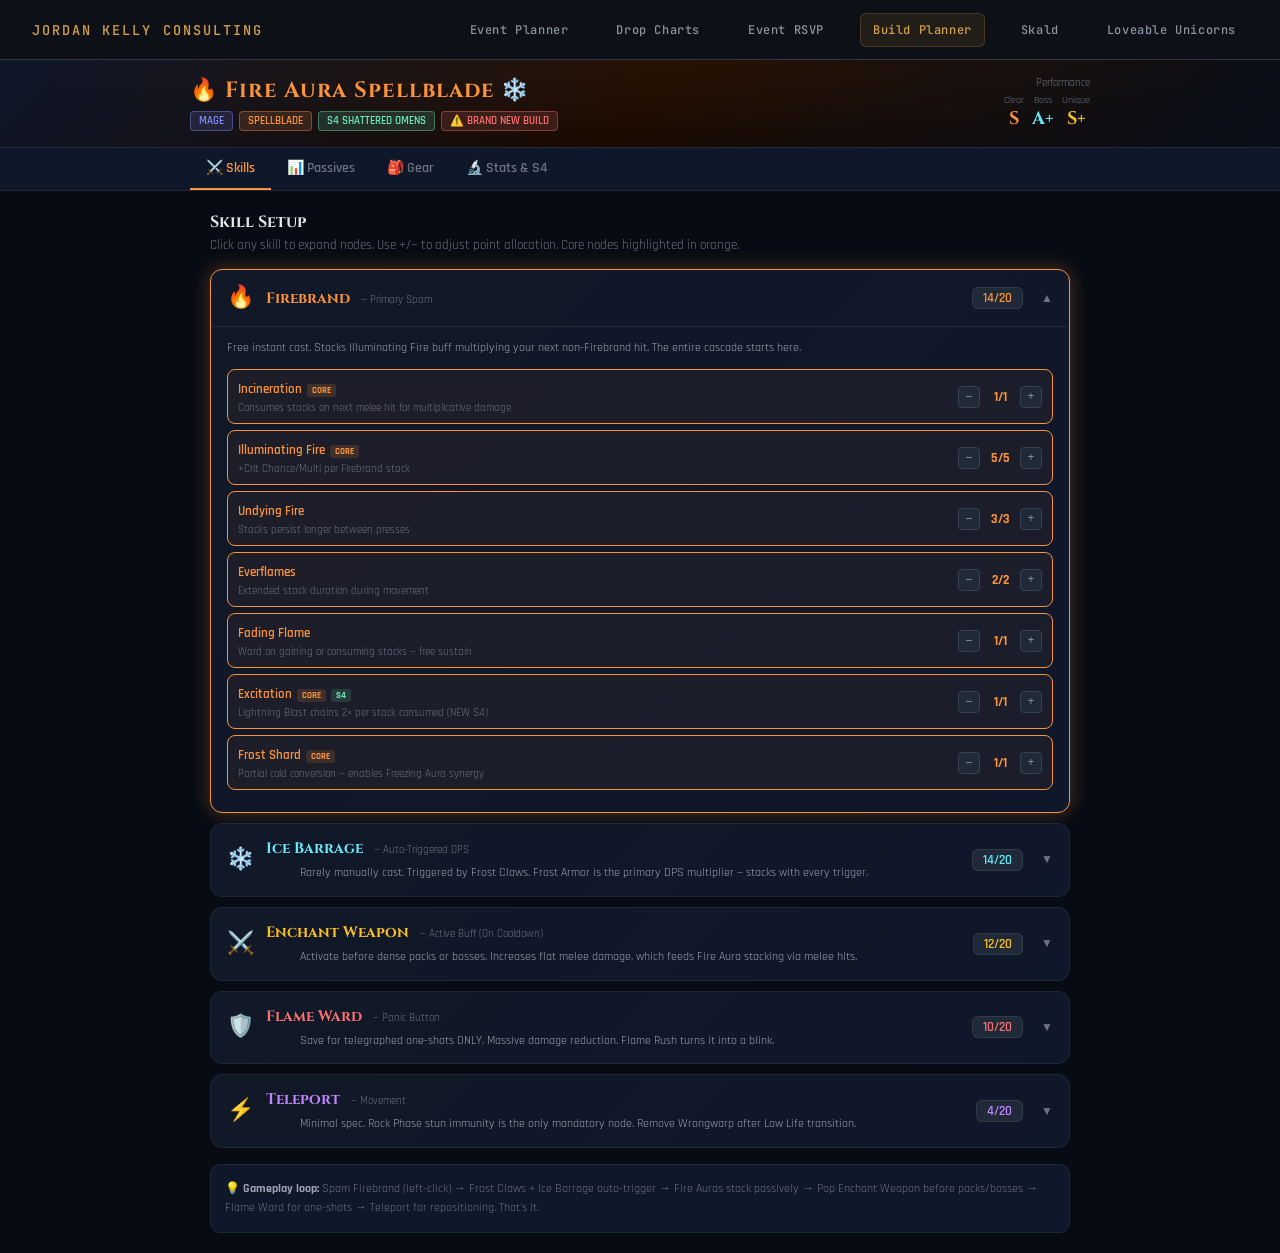
<file: last-epoch-planner/index.html>
<!DOCTYPE html>
<html lang="en">
<head>
<meta charset="UTF-8">
<meta name="viewport" content="width=device-width, initial-scale=1.0">
<title>Fire Aura Spellblade — S4 Build Planner</title>
<link href="https://fonts.googleapis.com/css2?family=Cinzel:wght@400;600;700&family=Rajdhani:wght@400;500;600;700&display=swap" rel="stylesheet">
<link rel="stylesheet" href="../global-nav.css">
<script src="https://code.jquery.com/jquery-3.7.1.min.js"></script>
<script src="../global-nav.js" defer></script>
<style>
  *, *::before, *::after { box-sizing: border-box; margin: 0; padding: 0; }
  :root {
    --bg: #070b14; --bg2: #0f172a; --bg3: #111827; --bg4: #1f2937;
    --border: #1f2937; --border2: #374151;
    --text: #e5e7eb; --muted: #9ca3af; --dim: #6b7280;
    --orange: #fb923c; --cyan: #67e8f9; --yellow: #fbbf24;
    --red: #f87171; --purple: #c084fc; --blue: #818cf8; --green: #6ee7b7;
  }
  body { background: var(--bg); color: var(--text); font-family: 'Rajdhani', sans-serif; min-height: 100vh; }
  ::-webkit-scrollbar { width: 5px; } ::-webkit-scrollbar-track { background: var(--bg2); } ::-webkit-scrollbar-thumb { background: var(--border2); border-radius: 3px; }
  button { font-family: 'Rajdhani', sans-serif; cursor: pointer; border: none; outline: none; }
  input { font-family: 'Rajdhani', sans-serif; outline: none; }

  /* HEADER */
  .header { background: linear-gradient(135deg, #0f172a 0%, #1a0a00 50%, #0a0f1a 100%); border-bottom: 1px solid var(--border); padding: 16px 20px; position: relative; overflow: hidden; }
  .header::before { content: ''; position: absolute; inset: 0; background: radial-gradient(ellipse at 50% 0%, rgba(251,146,60,0.06) 0%, transparent 70%); }
  .header-inner { max-width: 900px; margin: 0 auto; position: relative; display: flex; align-items: flex-start; justify-content: space-between; flex-wrap: wrap; gap: 8px; }
  .build-title { font-family: 'Cinzel', serif; font-weight: 700; font-size: 22px; color: var(--orange); letter-spacing: 0.05em; display: flex; align-items: center; gap: 10px; margin-bottom: 6px; }
  .tags { display: flex; gap: 6px; flex-wrap: wrap; }
  .tag { font-size: 11px; padding: 2px 8px; border-radius: 4px; font-weight: 600; border: 1px solid; }
  .tag-mage { background: rgba(129,140,248,.15); border-color: rgba(129,140,248,.4); color: var(--blue); }
  .tag-sb { background: rgba(251,146,60,.15); border-color: rgba(251,146,60,.4); color: var(--orange); }
  .tag-s4 { background: rgba(110,231,183,.15); border-color: rgba(110,231,183,.4); color: var(--green); }
  .tag-new { background: rgba(248,113,113,.15); border-color: rgba(248,113,113,.4); color: var(--red); }
  .perf-box { text-align: right; }
  .perf-label { color: var(--dim); font-size: 11px; margin-bottom: 4px; }
  .perf-grades { display: flex; gap: 8px; }
  .perf-grade { text-align: center; }
  .perf-grade span { display: block; color: var(--dim); font-size: 10px; }
  .perf-grade strong { font-family: 'Cinzel', serif; font-weight: 700; font-size: 18px; }
  .grade-s { color: var(--orange); } .grade-sp { color: var(--yellow); } .grade-a { color: var(--cyan); }

  /* TABS */
  .tabbar { background: var(--bg2); border-bottom: 1px solid var(--border); padding: 0 20px; }
  .tabbar-inner { max-width: 900px; margin: 0 auto; display: flex; }
  .tab-btn { padding: 11px 16px; background: none; border-bottom: 2px solid transparent; color: var(--dim); font-weight: 600; font-size: 14px; display: flex; align-items: center; gap: 6px; transition: color .2s, border-color .2s; }
  .tab-btn.active { border-color: var(--orange); color: var(--orange); }
  .tab-btn:hover:not(.active) { color: var(--muted); }

  /* MAIN */
  .main { max-width: 900px; margin: 0 auto; padding: 20px; }
  .tab-panel { display: none; } .tab-panel.active { display: block; }

  /* SECTION HEADER */
  .section-hd { margin-bottom: 16px; }
  .section-hd h2 { font-family: 'Cinzel', serif; font-size: 16px; color: var(--text); margin-bottom: 4px; }
  .section-hd p { color: var(--dim); font-size: 13px; }

  /* SKILL CARD */
  .skill-card { background: linear-gradient(135deg, #111827 0%, #0f172a 100%); border: 1px solid var(--border); border-radius: 12px; overflow: hidden; margin-bottom: 10px; transition: border-color .2s, box-shadow .2s; }
  .skill-card.open { border-color: var(--skill-color, var(--orange)); box-shadow: 0 0 20px var(--skill-glow, transparent); }
  .skill-header { width: 100%; background: none; padding: 14px 16px; text-align: left; display: flex; align-items: center; gap: 12px; }
  .skill-icon { font-size: 22px; }
  .skill-name-wrap { flex: 1; }
  .skill-name { color: var(--skill-color, var(--orange)); font-family: 'Cinzel', serif; font-weight: 700; font-size: 15px; display: inline; }
  .skill-role { color: var(--dim); font-size: 11px; margin-left: 8px; }
  .skill-counter { background: var(--bg4); border: 1px solid rgba(255,255,255,.08); border-radius: 6px; padding: 2px 10px; font-weight: 600; font-size: 13px; color: var(--skill-color, var(--orange)); }
  .skill-chevron { color: var(--dim); font-size: 12px; margin-left: 6px; }
  .skill-desc-mini { color: var(--muted); font-size: 12px; margin: 6px 0 0 34px; line-height: 1.4; }
  .skill-body { padding: 0 16px 16px; border-top: 1px solid var(--border); }
  .skill-body p { color: var(--muted); font-size: 12px; margin: 12px 0; line-height: 1.5; }

  /* NODES */
  .node-row { display: flex; align-items: center; gap: 10px; border-radius: 8px; padding: 8px 10px; margin-bottom: 6px; border: 1px solid var(--border); background: var(--bg3); transition: all .15s; }
  .node-row.allocated { border-color: var(--skill-color, rgba(251,146,60,.3)); background: var(--node-bg, rgba(251,146,60,.05)); }
  .node-info { flex: 1; }
  .node-name { font-weight: 600; font-size: 13px; color: var(--dim); display: inline; }
  .node-row.allocated .node-name { color: var(--skill-color, var(--orange)); }
  .badge { font-size: 9px; padding: 1px 5px; border-radius: 3px; font-weight: 700; margin-left: 5px; display: inline-block; }
  .badge-core { background: rgba(251,146,60,.15); color: var(--orange); }
  .badge-s4 { background: rgba(110,231,183,.15); color: var(--green); }
  .node-desc { color: var(--dim); font-size: 11px; margin-top: 2px; }
  .node-ctrl { display: flex; align-items: center; gap: 6px; flex-shrink: 0; }
  .ctrl-btn { width: 22px; height: 22px; border-radius: 4px; border: 1px solid var(--border2); background: var(--bg4); color: var(--muted); font-size: 15px; display: flex; align-items: center; justify-content: center; line-height: 1; }
  .ctrl-btn:hover { border-color: var(--muted); color: var(--text); }
  .node-pts { font-weight: 700; font-size: 13px; min-width: 28px; text-align: center; color: var(--text); }
  .node-pts.maxed { color: var(--skill-color, var(--orange)); }

  /* PASSIVES */
  .passives-grid { display: grid; grid-template-columns: 1fr 1fr; gap: 16px; }
  .passive-tree { background: var(--bg2); border-radius: 12px; overflow: hidden; }
  .passive-tree-hd { border-bottom: 1px solid var(--border); padding: 12px 16px; display: flex; align-items: center; justify-content: space-between; }
  .passive-tree-title { font-family: 'Cinzel', serif; font-weight: 700; font-size: 15px; }
  .passive-counter { background: var(--bg4); border-radius: 6px; padding: 3px 12px; font-weight: 700; font-size: 13px; }
  .passive-body { padding: 12px; }
  .cat-label { display: flex; align-items: center; gap: 8px; margin-bottom: 6px; margin-top: 10px; }
  .cat-dot { width: 8px; height: 8px; border-radius: 50%; flex-shrink: 0; }
  .cat-name { font-size: 11px; font-weight: 600; letter-spacing: .1em; }
  .cat-label:first-child { margin-top: 0; }
  .p-node { display: flex; align-items: center; gap: 8px; border-radius: 8px; padding: 7px 10px; margin-bottom: 4px; border: 1px solid var(--border); background: var(--bg3); transition: all .15s; }
  .p-node.allocated { background: var(--node-bg); border-color: var(--node-border); }
  .p-node-info { flex: 1; }
  .p-node-name { font-weight: 600; font-size: 13px; color: var(--dim); }
  .p-node.allocated .p-node-name { color: var(--text); }
  .p-node-desc { color: var(--dim); font-size: 11px; margin-top: 1px; }

  /* GEAR */
  .phase-btns { display: flex; gap: 6px; flex-wrap: wrap; }
  .phase-btn { padding: 6px 14px; border-radius: 8px; font-weight: 600; font-size: 13px; border: 1px solid var(--border2); background: var(--bg4); color: var(--dim); transition: all .2s; }
  .phase-btn.active { border-color: var(--phase-color); color: var(--phase-color); }
  .gear-phase-hd { border-radius: 10px; padding: 10px 14px; margin-bottom: 14px; border: 1px solid var(--border); background: var(--bg2); }
  .gear-grid { display: grid; grid-template-columns: 1fr 1fr; gap: 10px; }
  .gear-slot { background: var(--bg3); border: 1px solid var(--border); border-radius: 10px; padding: 10px 12px; transition: all .2s; }
  .gear-slot.key { background: linear-gradient(135deg, var(--bg4) 0%, var(--bg2) 100%); border-color: rgba(251,191,36,.27); box-shadow: 0 0 12px rgba(251,191,36,.07); }
  .gear-slot.obtained { opacity: .45; }
  .gear-slot-inner { display: flex; align-items: flex-start; gap: 10px; }
  .gear-slot-left { display: flex; flex-direction: column; align-items: center; gap: 6px; }
  .gear-slot-icon { font-size: 20px; }
  .gear-slot-check { cursor: pointer; accent-color: var(--yellow); width: 14px; height: 14px; }
  .gear-slot-right { flex: 1; min-width: 0; }
  .gear-slot-label { color: var(--dim); font-size: 10px; font-weight: 600; letter-spacing: .08em; margin-bottom: 3px; display: flex; align-items: center; gap: 5px; }
  .key-badge { background: rgba(251,191,36,.15); color: var(--yellow); font-size: 9px; padding: 1px 5px; border-radius: 3px; font-weight: 700; }
  .gear-item-name { font-weight: 600; font-size: 13px; color: var(--text); cursor: text; display: inline-flex; align-items: center; gap: 4px; }
  .gear-slot.key .gear-item-name { color: var(--yellow); }
  .edit-icon { color: var(--border2); font-size: 10px; }
  .gear-item-input { background: var(--bg4); border: 1px solid var(--border2); border-radius: 6px; padding: 3px 8px; color: var(--text); font-size: 13px; font-weight: 600; width: 100%; }
  .gear-affix { color: var(--dim); font-size: 11px; display: block; }
  .gear-affix.primary { color: var(--cyan); }
  .gear-note { color: var(--yellow); font-size: 11px; font-style: italic; margin-top: 5px; display: block; }
  .affixes { margin-top: 5px; }
  .warning-box { margin-top: 14px; background: var(--bg2); border-radius: 10px; padding: 14px; border: 1px solid; }
  .warning-box p { font-size: 12px; line-height: 1.6; }
  .warning-box strong { font-size: 12px; font-weight: 700; display: block; margin-bottom: 4px; }

  /* STATS */
  .stats-grid { display: grid; grid-template-columns: 1fr 1fr; gap: 10px; margin-bottom: 20px; }
  .stat-card { background: var(--bg2); border-radius: 10px; padding: 14px; border: 1px solid; }
  .stat-top { display: flex; align-items: center; gap: 8px; margin-bottom: 8px; }
  .stat-icon { font-size: 18px; }
  .stat-label { font-family: 'Cinzel', serif; font-weight: 600; font-size: 13px; }
  .stat-value { font-weight: 700; font-size: 16px; }
  .stat-bar-track { background: var(--bg4); border-radius: 4px; height: 6px; overflow: hidden; }
  .stat-bar-fill { height: 100%; border-radius: 4px; transition: width .6s ease; }
  .stat-target { color: var(--dim); font-size: 11px; margin-top: 5px; }
  .s4-section-title { font-family: 'Cinzel', serif; color: var(--green); font-size: 15px; margin-bottom: 12px; }
  .s4-card { border-radius: 10px; padding: 14px; margin-bottom: 10px; border: 1px solid; }
  .s4-card-title { font-family: 'Cinzel', serif; font-weight: 700; font-size: 13px; margin-bottom: 6px; }
  .s4-card-desc { color: var(--muted); font-size: 12px; line-height: 1.5; margin-bottom: 8px; }
  .s4-example { border-radius: 6px; padding: 6px 10px; }
  .s4-example span { font-size: 11px; font-style: italic; }

  /* ROTATION BOX */
  .rotation-box { background: var(--bg2); border: 1px solid var(--border); border-radius: 10px; padding: 14px; margin-top: 16px; }
  .rotation-box p { color: var(--dim); font-size: 12px; line-height: 1.6; }
  .rotation-box strong { color: var(--muted); }

  /* INFO CALLOUT */
  .callout { border-radius: 10px; padding: 14px; border: 1px solid; margin-top: 14px; }

  /* RESPONSIVE */
  @media (max-width: 640px) {
    .passives-grid, .gear-grid, .stats-grid { grid-template-columns: 1fr; }
    .tab-btn { padding: 11px 10px; font-size: 12px; }
    .build-title { font-size: 18px; }
  }
</style>
</head>
<body>

<!-- HEADER -->
<div class="header">
  <div class="header-inner">
    <div>
      <div class="build-title">🔥 Fire Aura Spellblade ❄️</div>
      <div class="tags">
        <span class="tag tag-mage">MAGE</span>
        <span class="tag tag-sb">SPELLBLADE</span>
        <span class="tag tag-s4">S4 SHATTERED OMENS</span>
        <span class="tag tag-new">⚠️ BRAND NEW BUILD</span>
      </div>
    </div>
    <div class="perf-box">
      <div class="perf-label">Performance</div>
      <div class="perf-grades">
        <div class="perf-grade"><span>Clear</span><strong class="grade-s">S</strong></div>
        <div class="perf-grade"><span>Boss</span><strong class="grade-a">A+</strong></div>
        <div class="perf-grade"><span>Unique</span><strong class="grade-sp">S+</strong></div>
      </div>
    </div>
  </div>
</div>

<!-- TABS -->
<div class="tabbar">
  <div class="tabbar-inner">
    <button class="tab-btn active" data-tab="skills">⚔️ Skills</button>
    <button class="tab-btn" data-tab="passives">📊 Passives</button>
    <button class="tab-btn" data-tab="gear">🎒 Gear</button>
    <button class="tab-btn" data-tab="stats">🔬 Stats & S4</button>
  </div>
</div>

<!-- MAIN -->
<div class="main">

  <!-- SKILLS TAB -->
  <div class="tab-panel active" id="tab-skills">
    <div class="section-hd">
      <h2>Skill Setup</h2>
      <p>Click any skill to expand nodes. Use +/− to adjust point allocation. Core nodes highlighted in orange.</p>
    </div>
    <div id="skills-container"></div>
    <div class="rotation-box">
      <p>💡 <strong>Gameplay loop:</strong> Spam Firebrand (left-click) → Frost Claws + Ice Barrage auto-trigger → Fire Auras stack passively → Pop Enchant Weapon before packs/bosses → Flame Ward for one-shots → Teleport for repositioning. That's it.</p>
    </div>
  </div>

  <!-- PASSIVES TAB -->
  <div class="tab-panel" id="tab-passives">
    <div class="section-hd">
      <h2>Passive Trees</h2>
      <p>20 points minimum in Mage Base before accessing Spellblade Mastery. Use +/− to adjust allocation.</p>
    </div>
    <div class="passives-grid" id="passives-container"></div>
    <div class="callout" style="border-color:rgba(251,191,36,.3);">
      <p style="color:var(--yellow);font-weight:700;font-size:12px;margin-bottom:4px;">⚠️ Priority Order</p>
      <p style="color:var(--muted);font-size:12px;">Mage: Sphere of Protection → Arcane Insight → Enchanted Armor → Clarity | Spellblade: Flame Walker → <strong style="color:var(--text)">Freezing Aura (immediately!)</strong> → Incinerating Aura → Calculated Destruction → Flame Drinker → Gemini → Prodigy → everything else</p>
    </div>
  </div>

  <!-- GEAR TAB -->
  <div class="tab-panel" id="tab-gear">
    <div class="section-hd" style="display:flex;align-items:flex-start;justify-content:space-between;flex-wrap:wrap;gap:10px;">
      <div>
        <h2>Gear Planner</h2>
        <p>Click item names to edit. ✓ checkboxes to track obtained items. KEY ITEM = build-defining unique.</p>
      </div>
      <div class="phase-btns" id="phase-btns"></div>
    </div>
    <div class="gear-phase-hd" id="gear-phase-hd"></div>
    <div class="gear-grid" id="gear-grid"></div>
    <div id="gear-warning"></div>
  </div>

  <!-- STATS TAB -->
  <div class="tab-panel" id="tab-stats">
    <h2 style="font-family:'Cinzel',serif;font-size:16px;margin-bottom:16px;">Stat Targets & S4 Mechanics</h2>
    <div class="stats-grid" id="stats-grid"></div>
    <h3 class="s4-section-title">🆕 S4 Mechanics That Make This Build</h3>
    <div id="s4-cards"></div>
    <div class="callout" style="border-color:rgba(110,231,183,.3);">
      <p style="color:var(--green);font-family:'Cinzel',serif;font-weight:700;font-size:13px;margin-bottom:6px;">Why Nobody Has Found The Ceiling Yet</p>
      <p style="color:var(--muted);font-size:12px;line-height:1.6;">Incinerating Aura's overcap conversion is a brand new mechanic with an unknown maximum. If S4's Corrupted Item system can push elemental overcap above 100%, each additional point still multiplies into the "More Damage" calculation. The build's ceiling isn't mapped — it may be significantly higher than the 20–35M sustained DPS estimate. Day-one testing will reveal the true cap.</p>
    </div>
  </div>

</div>

<script>
// ─── DATA ────────────────────────────────────────────────────────────────────

const SKILLS = [
  { id:'firebrand', name:'Firebrand', role:'Primary Spam', color:'#fb923c', glow:'rgba(251,146,60,.3)',
    icon:'🔥', maxPts:20,
    desc:'Free instant cast. Stacks Illuminating Fire buff multiplying your next non-Firebrand hit. The entire cascade starts here.',
    nodes:[
      {n:'Incineration',      max:1, def:1, core:true,  desc:'Consumes stacks on next melee hit for multiplicative damage'},
      {n:'Illuminating Fire', max:5, def:5, core:true,  desc:'+Crit Chance/Multi per Firebrand stack'},
      {n:'Undying Fire',      max:3, def:3,             desc:'Stacks persist longer between presses'},
      {n:'Everflames',        max:2, def:2,             desc:'Extended stack duration during movement'},
      {n:'Fading Flame',      max:1, def:1,             desc:'Ward on gaining or consuming stacks — free sustain'},
      {n:'Excitation',        max:1, def:1, core:true, s4:true, desc:'Lightning Blast chains 2× per stack consumed (NEW S4)'},
      {n:'Frost Shard',       max:1, def:1, core:true,  desc:'Partial cold conversion — enables Freezing Aura synergy'},
    ]
  },
  { id:'ice_barrage', name:'Ice Barrage', role:'Auto-Triggered DPS', color:'#67e8f9', glow:'rgba(103,232,249,.3)',
    icon:'❄️', maxPts:20,
    desc:"Rarely manually cast. Triggered by Frost Claws. Frost Armor is the primary DPS multiplier — stacks with every trigger.",
    nodes:[
      {n:'Frost Armor',       max:5, def:5, core:true, desc:'PRIMARY DPS — stacking cold damage buff on each trigger'},
      {n:'Concentrated Cold', max:4, def:4,            desc:'More cold damage per Frost Armor stack'},
      {n:'Barrier of Ice',    max:1, def:1,            desc:'Ward generation on trigger — passive tankiness'},
      {n:'Shards of Fate',    max:3, def:3,            desc:'More projectiles per trigger'},
      {n:'Crystal Lance',     max:1, def:1,            desc:'Piercing projectiles for screen clear'},
      {n:'Hail of Ice',       max:3, def:0,            desc:'Optional: additional projectile coverage'},
    ]
  },
  { id:'enchant_weapon', name:'Enchant Weapon', role:'Active Buff (On Cooldown)', color:'#fbbf24', glow:'rgba(251,191,36,.3)',
    icon:'⚔️', maxPts:20,
    desc:'Activate before dense packs or bosses. Increases flat melee damage, which feeds Fire Aura stacking via melee hits.',
    nodes:[
      {n:'Flame Lance',           max:5, def:5, core:true, desc:'Flat fire damage → feeds Fire Aura generation'},
      {n:'Molten Steel',          max:3, def:3,            desc:'More flat fire melee damage'},
      {n:'Tempered Steel',        max:2, def:2,            desc:'+Attack Speed during buff window'},
      {n:'Combustion',            max:1, def:1,            desc:'Ignite chance on hit during buff'},
      {n:'Infused Weapon',        max:1, def:1,            desc:'Elemental flat damage bonus'},
      {n:'Prolonged Enchantment', max:3, def:0,            desc:'Optional: longer buff duration'},
    ]
  },
  { id:'flame_ward', name:'Flame Ward', role:'Panic Button', color:'#f87171', glow:'rgba(248,113,113,.3)',
    icon:'🛡️', maxPts:20,
    desc:'Save for telegraphed one-shots ONLY. Massive damage reduction. Flame Rush turns it into a blink.',
    nodes:[
      {n:'Flame Rush',     max:1, def:1, core:true, desc:'Blink movement — dodge through boss attacks'},
      {n:'Arcane Shielding',max:3, def:3,            desc:'Ward generation on cast'},
      {n:'Resonating Aegis',max:3, def:3,            desc:'Extended duration and effectiveness'},
      {n:'Unwavering Aegis',max:2, def:2,            desc:'Damage reduction while shield active'},
      {n:'Fire Absorption', max:1, def:1,            desc:'Fire resistance while active — stacks with Incinerating Aura'},
      {n:'Heat Sink',       max:2, def:0,            desc:'Optional: cooldown reduction'},
    ]
  },
  { id:'teleport', name:'Teleport', role:'Movement', color:'#c084fc', glow:'rgba(192,132,252,.3)',
    icon:'⚡', maxPts:20,
    desc:'Minimal spec. Rock Phase stun immunity is the only mandatory node. Remove Wrongwarp after Low Life transition.',
    nodes:[
      {n:'Rock Phase',    max:1, def:1, core:true, desc:'2 sec stun immunity after use — crucial at 600+ corruption'},
      {n:'Tunnel Finder', max:2, def:2,            desc:'Reduced cooldown for more repositioning'},
      {n:'Time Dilation', max:1, def:1,            desc:'Maintains Rock Phase uptime'},
      {n:'Wrongwarp',     max:1, def:0,            desc:'Ward burst on use — REMOVE after Low Life transition'},
      {n:'Displacement',  max:2, def:0,            desc:'Optional: increased teleport range'},
    ]
  },
];

const PASSIVES = [
  { id:'mage', label:'Mage Base', color:'#818cf8',
    nodes:[
      {n:'Sphere of Protection', max:5, def:5, core:true, cat:'Defense',  desc:'Ward retention + max. Mandatory on every Mage.'},
      {n:'Arcane Insight',       max:5, def:5, core:true, cat:'Offense',  desc:'Intelligence scaling.'},
      {n:'Enchanted Armor',      max:4, def:4,            cat:'Defense',  desc:'Flat armor and hybrid defense.'},
      {n:'Clarity',              max:3, def:3,            cat:'Utility',  desc:'Mana regen — critical before Flame Drinker.'},
      {n:'Arcane Momentum',      max:3, def:3,            cat:'Utility',  desc:'Move/cast speed after Teleport.'},
    ]
  },
  { id:'spellblade', label:'Spellblade Mastery', color:'#fb923c',
    nodes:[
      {n:'Flame Walker',        max:5, def:5, core:true,           cat:'Core',    desc:'Fire Aura chance on melee hit — primary generator.'},
      {n:'Freezing Aura',       max:1, def:1, core:true,           cat:'Core',    desc:'Converts ALL Fire Auras to Cold. THE BUILD KEYSTONE.'},
      {n:'Incinerating Aura',   max:8, def:8, core:true, s4:true,  cat:'Core',    desc:'S4 REWORK: More Cold Dmg per overcapped Cold Resist.'},
      {n:'Calculated Destruction',max:5,def:5,core:true,           cat:'Core',    desc:'Fire Aura on crit up to 3/sec.'},
      {n:'Prodigy',             max:5, def:5,                       cat:'Offense', desc:'Intelligence scaling. Feeds Calculated Destruction.'},
      {n:'Flame Drinker',       max:5, def:5, core:true, s4:true,  cat:'Core',    desc:'S4 REWORK: More Elemental Dmg for high-cost melee. Auras→Mana.'},
      {n:'Blade Conduit',       max:5, def:5,            s4:true,  cat:'Utility', desc:'NEW S4: Stacking Mana Regen on spell cast.'},
      {n:'Gemini',              max:1, def:1, core:true,           cat:'Core',    desc:'DUAL WIELD ENABLER — unlocks the weapon combo.'},
      {n:'Prismatic Blade',     max:3, def:3,                       cat:'Offense', desc:'Flat elemental melee damage.'},
      {n:'Cold Steel',          max:5, def:5,                       cat:'Offense', desc:'Cold damage for melee hits.'},
      {n:'Arcane Shielding',    max:3, def:3,                       cat:'Defense', desc:'Ward on hit.'},
      {n:'Resonating Aegis',    max:3, def:3,                       cat:'Defense', desc:'Enhanced Flame Ward.'},
      {n:'Infused Weapon',      max:5, def:3,                       cat:'Offense', desc:'Flat elemental damage on hits.'},
      {n:'Chromatic Blade',     max:3, def:2,                       cat:'Offense', desc:'Elemental damage scaling.'},
      {n:'Fire Blood',          max:3, def:2,                       cat:'Offense', desc:'Flat fire melee damage.'},
    ]
  },
];

const GEAR_PHASES = {
  early: {
    label:'Early Game', sub:'Campaign → 200 Corruption', color:'#86efac',
    slots:[
      {slot:'Weapon 1', item:"Crystal Sword (Rare)", icon:'🗡️', key:false, affixes:["T5 Melee Crit Strike Chance","T4 Added Cold Melee Damage","T3 Melee Attack Speed"], note:'Best 1H sword base. Crit is everything early.'},
      {slot:'Weapon 2', item:"Crystal Sword (Rare)", icon:'🗡️', key:false, affixes:["T5 Melee Crit Strike Chance","T4 Flat Cold Damage","T3 Intelligence"], note:'Mirror weapon 1 as closely as possible.'},
      {slot:'Helmet', item:"Vul'kaur Regalia (Rare)", icon:'🪖', key:false, affixes:["T5 Intelligence","T4 Ward","T3+ Fire Resistance"], note:'Best Mage helm base for ward.'},
      {slot:'Body Armor', item:"Any Chest (Rare)", icon:'🥋', key:false, affixes:["T5 Fire Resist","T4 Cold Resist","T3 Lightning Resist","T3 Health"], note:'Cap all resistances first. Damage comes later.'},
      {slot:'Gloves', item:"Any Gloves (Rare)", icon:'🧤', key:false, affixes:["T5 Melee Crit Chance","T4 Attack Speed","T3 Intelligence"], note:'Attack speed sustains Fire Aura stacks.'},
      {slot:'Boots', item:"Arcane Boots (Rare)", icon:'👢', key:false, affixes:["T5 Movement Speed","T4 Lightning Resist","T3 Health"], note:''},
      {slot:'Belt', item:"Spidersilk Sash (Rare)", icon:'⚙️', key:false, affixes:["Ailment Cleanse on Potion Use","T4 Ward on Potion Use","T3 Cold Resist"], note:'Cleanse affix is critical at higher corruption.'},
      {slot:'Amulet', item:"Bone Amulet (Rare)", icon:'📿', key:false, affixes:["T7 Intelligence","T4 Cold Resist","T3 Fire Resist"], note:'Intelligence is your primary stat.'},
      {slot:'Ring 1', item:"Any Ring (Rare)", icon:'💍', key:false, affixes:["T5 Intelligence","T4 Elemental Resistances","T3 Health"], note:''},
      {slot:'Ring 2', item:"Any Ring (Rare)", icon:'💍', key:false, affixes:["T5 Intelligence","T4 Elemental Resistances","T3 Mana Regen"], note:''},
      {slot:'Relic', item:"Scrivening Quill (Rare)", icon:'🔮', key:false, affixes:["T5 Ward","T4 Intelligence","T3 Mana"], note:'Best Mage relic base.'},
    ]
  },
  endgame: {
    label:'Endgame', sub:'300–600 Corruption', color:'#93c5fd',
    slots:[
      {slot:'Weapon 1', item:"Mad Alchemist's Ladle (LP1)", icon:'🗡️', key:true, affixes:["More Spell Dmg per Ailment on Enemy","+ T5 Cold Damage Multiplier (LP)"], note:'Farm from Exiled Mages. Primary DPS weapon.'},
      {slot:'Weapon 2', item:"Transcriber's Graver (LP1)", icon:'🗡️', key:true, affixes:["Complementary spell damage stats","+ T5 Intelligence OR Melee Crit (LP)"], note:'Pairs with Ladle to form the core damage duo.'},
      {slot:'Helmet', item:"Vul'kaur Regalia (Rare)", icon:'🪖', key:false, affixes:["T7 Intelligence","T5 Reduced Channel Cost","T4 Ward Retention"], note:'Upgrade affixes.'},
      {slot:'Body Armor', item:"Exsanguinous (LP2)", icon:'🥋', key:true, affixes:["Low Life ward engine","Experimental Ward per Missing HP (LP)"], note:'⚠️ Equip ONLY with Last Steps. Farm Exiled Mages.'},
      {slot:'Gloves', item:"Exalted Gloves", icon:'🧤', key:false, affixes:["T7 Melee Crit Chance","T5 Attack Speed","T4 Intelligence","T3 Cold Flat Dmg"], note:'Start crafting T7 crit now.'},
      {slot:'Boots', item:"Last Steps of the Living (LP2)", icon:'👢', key:true, affixes:["15% Missing HP as Ward/sec","Experimental Ward per Missing HP (LP)"], note:'⚠️ Equip ONLY with Exsanguinous. Farm Exiled Mages.'},
      {slot:'Belt', item:"Spidersilk Sash (Exalted)", icon:'⚙️', key:false, affixes:["Ailment Cleanse on Potion","T5 Ward on Potion","T4 Intelligence","T3 Ward Retention"], note:''},
      {slot:'Amulet', item:"Omnis (LP1)", icon:'📿', key:true, affixes:["All skill bonuses + all resistances","+ Cold Damage Multiplier (LP)"], note:'Frees up other slots for pure damage.'},
      {slot:'Ring 1', item:"Heirlooms of the Last Nomad", icon:'💍', key:false, affixes:["Intelligence + Resistance coverage simultaneously"], note:'Bridge until 180 INT for Red Rings.'},
      {slot:'Ring 2', item:"Heirlooms of the Last Nomad", icon:'💍', key:false, affixes:["Intelligence + Resistance coverage simultaneously"], note:'Bridge until 180 INT for Red Rings.'},
      {slot:'Relic', item:"Ucenui's Sphere (LP1)", icon:'🔮', key:true, affixes:["Stat stick — various Mage bonuses","+ Intelligence OR Cold Dmg (LP)"], note:'Farm from Temporal Sanctum (Julra).'},
    ]
  },
  bis: {
    label:'BiS / Uber Ready', sub:'600–1000+ Corruption', color:'#fcd34d',
    slots:[
      {slot:'Weapon 1', item:"Mad Alchemist's Ladle (LP2)", icon:'🗡️', key:true, affixes:["More Spell Dmg per Ailment","T5 Cold Dmg Multiplier (LP)","T5 Intelligence (LP2)"], note:'Two damage LP affixes. Highest damage item.'},
      {slot:'Weapon 2', item:"Transcriber's Graver (LP2)", icon:'🗡️', key:true, affixes:["Base spell stats","T5 Melee Crit Chance (LP)","T5 Intelligence (LP2)"], note:'Capped crit + intelligence from this slot.'},
      {slot:'Helmet', item:"Mask of Indifference (LP1)", icon:'🪖', key:true, affixes:["Reduced dmg taken while Low Life","+ Cold Dmg Multiplier (LP)"], note:'The endgame defensive helmet.'},
      {slot:'Body Armor', item:"Exsanguinous (LP2+)", icon:'🥋', key:true, affixes:["Low Life ward engine","Experimental Ward/Missing HP (LP ×2)"], note:'Two ward LP affixes = near-immortal ward gen.'},
      {slot:'Gloves', item:"Exalted Gloves (Crafted)", icon:'🧤', key:false, affixes:["T7 Melee Crit Chance","T7 Attack Speed","T5 Intelligence","T5 Cold Flat Damage"], note:'Four-affix exalted. Target farm via Prophecies.'},
      {slot:'Boots', item:"Last Steps of the Living (LP2+)", icon:'👢', key:true, affixes:["15% Missing HP as Ward/sec","Experimental Ward/Missing HP (LP ×2)"], note:'Two ward LP affixes for max Low Life scaling.'},
      {slot:'Belt', item:"Exalted Belt (Crafted)", icon:'⚙️', key:false, affixes:["T7 Elemental Resist","Ailment Cleanse on Potion","T5 Ward Retention","T4 Mana Regen"], note:''},
      {slot:'Amulet', item:"Omnis (LP1) — CORRUPTED", icon:'📿', key:true, affixes:["All skill bonuses + Resistances","Cold Dmg Multiplier (LP)","INT → Brilliance (Rune of Corruption)"], note:'🔥 Corrupted with Brilliance for More Spell Dmg.'},
      {slot:'Ring 1', item:"Red Ring of Atlaria (LP1)", icon:'💍', key:true, affixes:["19% Dmg Reduction (needs ×2 rings)","All Resistances + move speed","Cold Dmg Multiplier (LP)","⚠️ Requires 180 Intelligence"], note:'The gating item. Farm when at 175+ INT.'},
      {slot:'Ring 2', item:"Red Ring of Atlaria (LP1)", icon:'💍', key:true, affixes:["19% Dmg Reduction completes here","All Resistances","Intelligence (LP)"], note:'Both rings together = 38% dmg reduction at Uber.'},
      {slot:'Relic', item:"Ucenui's Sphere (LP2)", icon:'🔮', key:true, affixes:["Full Mage stat stick","Cold Dmg Multiplier + Intelligence (LP2)"], note:'Final relic upgrade. Farm T4 Julra.'},
    ]
  }
};

const STATS = [
  {label:'Intelligence', icon:'🧠', value:'180+', target:'Required for Red Ring of Atlaria activation', color:'#818cf8', pct:85},
  {label:'Melee Crit Chance', icon:'⚡', value:'100%', target:'Hard cap — stop investing here', color:'#fbbf24', pct:100},
  {label:'Crit Multiplier', icon:'💥', value:'400%+', target:'BiS target ~500%', color:'#f87171', pct:80},
  {label:'Cold Dmg Overcap', icon:'❄️', value:'30–50%', target:'Each % = More Dmg via Incinerating Aura', color:'#67e8f9', pct:70},
  {label:'Attack Speed', icon:'🌀', value:'60%+ inc.', target:'Sustains 50+ Fire Aura stacks', color:'#fb923c', pct:65},
  {label:'Ward Regen', icon:'🛡️', value:'3,000+/s', target:'With Low Life setup active', color:'#c084fc', pct:90},
];

const S4_MECHANICS = [
  {name:'Incinerating Aura (S4 Rework)', color:'#67e8f9', bg:'rgba(103,232,249,.06)', border:'rgba(103,232,249,.3)',
   desc:"Now grants More Cold Damage per point of overcapped Cold Resistance. Every point you overcap is a multiplicative damage bonus — from gear you needed anyway.",
   example:"50% overcap = ~50 'More Cold Dmg' instances. Previously this was just wasted stat budget."},
  {name:'Flame Drinker (S4 Rework)', color:'#fb923c', bg:'rgba(251,146,60,.06)', border:'rgba(251,146,60,.3)',
   desc:"Now grants More Elemental Damage for high-cost melee attacks AND consumes Fire Auras for Mana. Your aura stacks simultaneously become damage and mana. Essentially free.",
   example:"At 50+ auras: ~15–25% More Elemental Dmg multiplier + full mana sustain with zero extra effort."},
  {name:'Excitation (S4 New Node)', color:'#fbbf24', bg:'rgba(251,191,36,.06)', border:'rgba(251,191,36,.3)',
   desc:"Firebrand node. Causes Lightning Blast to chain 2 additional times per Firebrand stack consumed. Fires completely automatically.",
   example:"At max Firebrand stacks: 5 stacks × 2 chains = 10 extra Lightning Blast hits per detonation. Zero button presses."},
  {name:'Blade Conduit (S4 New Passive)', color:'#c084fc', bg:'rgba(192,132,252,.06)', border:'rgba(192,132,252,.3)',
   desc:"Stacking Mana Regen buff as you cast spells. Stacks with Flame Drinker to completely solve the build's previously awkward mana economy.",
   example:"Between Blade Conduit + Flame Drinker, you effectively have infinite mana during the Firebrand spam cycle."},
];

// ─── STATE ────────────────────────────────────────────────────────────────────
const skillPts = {};
const passivePts = {};
SKILLS.forEach(s => s.nodes.forEach(n => { skillPts[s.id+'_'+n.n] = n.def; }));
PASSIVES.forEach(t => t.nodes.forEach(n => { passivePts[t.id+'_'+n.n] = n.def; }));

let currentPhase = 'early';

// ─── RENDER SKILLS ────────────────────────────────────────────────────────────
function skillTotal(id) {
  return SKILLS.find(s=>s.id===id).nodes.reduce((a,n)=>a+(skillPts[id+'_'+n.n]||0),0);
}

function renderSkills() {
  const $c = $('#skills-container').empty();
  SKILLS.forEach(skill => {
    const open = skill.id === (window._openSkill || 'firebrand');
    const total = skillTotal(skill.id);
    const $card = $('<div>').addClass('skill-card').attr('id','skill-'+skill.id).toggleClass('open',open).css({
      '--skill-color': skill.color, '--skill-glow': skill.glow
    });
    const $hdr = $('<button>').addClass('skill-header');
    $hdr.html(`
      <span class="skill-icon">${skill.icon}</span>
      <div class="skill-name-wrap">
        <span class="skill-name" style="color:${skill.color}">${skill.name}</span>
        <span class="skill-role">— ${skill.role}</span>
        ${!open ? `<p class="skill-desc-mini">${skill.desc}</p>` : ''}
      </div>
      <span class="skill-counter" style="color:${skill.color}">${total}/${skill.maxPts}</span>
      <span class="skill-chevron">${open?'▲':'▼'}</span>
    `);
    $hdr.on('click', function(){
      window._openSkill = (window._openSkill === skill.id) ? null : skill.id;
      renderSkills();
    });
    $card.append($hdr);
    if(open) {
      const $body = $('<div>').addClass('skill-body');
      $body.append($('<p>').text(skill.desc));
      skill.nodes.forEach(node => {
        const key = skill.id+'_'+node.n;
        const cur = skillPts[key]||0;
        const isMaxed = cur===node.max;
        const $row = $('<div>').addClass('node-row').toggleClass('allocated', cur>0).css({
          '--skill-color': skill.color,
          '--node-bg': hexToRgba(skill.color, 0.05)
        });
        $row.html(`
          <div class="node-info">
            <span class="node-name">${node.n}</span>${node.core?'<span class="badge badge-core">CORE</span>':''}${node.s4?'<span class="badge badge-s4">S4</span>':''}
            <div class="node-desc">${node.desc}</div>
          </div>
          <div class="node-ctrl">
            <button class="ctrl-btn dec" data-key="${key}" data-max="${node.max}">−</button>
            <span class="node-pts ${isMaxed?'maxed':''}" style="${isMaxed?`color:${skill.color}`:''}">
              ${cur}/${node.max}
            </span>
            <button class="ctrl-btn inc" data-key="${key}" data-max="${node.max}">+</button>
          </div>
        `);
        $body.append($row);
      });
      $card.append($body);
    }
    $c.append($card);
  });
  // bind +/-
  $('#skills-container .ctrl-btn').on('click', function(e){
    e.stopPropagation();
    const key = $(this).data('key'), max = +$(this).data('max');
    const delta = $(this).hasClass('inc') ? 1 : -1;
    skillPts[key] = Math.max(0, Math.min(max, (skillPts[key]||0)+delta));
    renderSkills();
  });
}

// ─── RENDER PASSIVES ─────────────────────────────────────────────────────────
const CAT_COLORS = {Core:'#fb923c', Offense:'#f87171', Defense:'#67e8f9', Utility:'#c084fc'};

function passiveTotal(treeId) {
  return PASSIVES.find(t=>t.id===treeId).nodes.reduce((a,n)=>a+(passivePts[treeId+'_'+n.n]||0),0);
}

function renderPassives() {
  const $c = $('#passives-container').empty();
  PASSIVES.forEach(tree => {
    const $tree = $('<div>').addClass('passive-tree').css({'border':'1px solid '+hexToRgba(tree.color,.27)});
    const maxTotal = tree.nodes.reduce((a,n)=>a+n.max,0);
    const total = passiveTotal(tree.id);
    $tree.append(`
      <div class="passive-tree-hd" style="background:linear-gradient(90deg,${hexToRgba(tree.color,.13)} 0%,transparent 100%);border-bottom:1px solid ${hexToRgba(tree.color,.2)}">
        <span class="passive-tree-title" style="color:${tree.color}">${tree.label}</span>
        <span class="passive-counter" style="border:1px solid ${hexToRgba(tree.color,.3)};color:${tree.color}">${total}/${maxTotal} pts</span>
      </div>
    `);
    const $body = $('<div>').addClass('passive-body');
    const byCategory = {};
    tree.nodes.forEach(n => { (byCategory[n.cat]=[...(byCategory[n.cat]||[]),n]); });
    Object.entries(byCategory).forEach(([cat, nodes]) => {
      const catColor = CAT_COLORS[cat]||'#6b7280';
      $body.append(`<div class="cat-label"><div class="cat-dot" style="background:${catColor}"></div><span class="cat-name" style="color:${catColor}">${cat.toUpperCase()}</span></div>`);
      nodes.forEach(node => {
        const key = tree.id+'_'+node.n;
        const cur = passivePts[key]||0;
        const isMaxed = cur===node.max;
        const $row = $('<div>').addClass('p-node').toggleClass('allocated', cur>0).css({
          '--node-bg': hexToRgba(tree.color,.05),
          '--node-border': hexToRgba(tree.color,.3)
        });
        $row.html(`
          <div class="p-node-info">
            <span class="p-node-name">${node.n}</span>${node.core?'<span class="badge badge-core">CORE</span>':''}${node.s4?'<span class="badge badge-s4">S4</span>':''}
            <div class="p-node-desc">${node.desc}</div>
          </div>
          <div class="node-ctrl">
            <button class="ctrl-btn pdec" data-key="${key}" data-max="${node.max}">−</button>
            <span class="node-pts ${isMaxed?'maxed':''}" style="${isMaxed?`color:${tree.color}`:''}">
              ${cur}/${node.max}
            </span>
            <button class="ctrl-btn pinc" data-key="${key}" data-max="${node.max}">+</button>
          </div>
        `);
        $body.append($row);
      });
    });
    $tree.append($body);
    $c.append($tree);
  });
  // update counter on change
  $('#passives-container .ctrl-btn').on('click', function(){
    const key = $(this).data('key'), max = +$(this).data('max');
    const delta = $(this).hasClass('pinc') ? 1 : -1;
    passivePts[key] = Math.max(0, Math.min(max, (passivePts[key]||0)+delta));
    renderPassives();
  });
}

// ─── RENDER GEAR ─────────────────────────────────────────────────────────────
const gearCustom = {};

function renderGear() {
  const phase = GEAR_PHASES[currentPhase];
  // phase buttons
  const $btns = $('#phase-btns').empty();
  Object.entries(GEAR_PHASES).forEach(([key, ph]) => {
    const $b = $('<button>').addClass('phase-btn').toggleClass('active', key===currentPhase)
      .css({'--phase-color': ph.color}).text(ph.label);
    if(key===currentPhase) $b.css({borderColor: ph.color, color: ph.color});
    $b.on('click', ()=>{ currentPhase=key; renderGear(); });
    $btns.append($b);
  });
  // phase header
  $('#gear-phase-hd').html(`<span style="color:${phase.color};font-family:'Cinzel',serif;font-weight:700;font-size:13px">${phase.label}</span> <span style="color:var(--dim);font-size:12px;margin-left:8px">${phase.sub}</span>`).css({'border-color': hexToRgba(phase.color,.2)});
  // slots
  const $grid = $('#gear-grid').empty();
  phase.slots.forEach((slot, i) => {
    const gkey = currentPhase+'_'+i;
    const displayItem = gearCustom[gkey] || slot.item;
    const obtained = !!gearCustom[gkey+'_checked'];
    const $s = $('<div>').addClass('gear-slot').toggleClass('key', slot.key).toggleClass('obtained', obtained);
    const affixHtml = slot.affixes.map((a,ai)=>`<span class="gear-affix${ai===0&&slot.key?' primary':''}">${a}</span>`).join('');
    const noteHtml = slot.note ? `<span class="gear-note">${slot.note}</span>` : '';
    $s.html(`
      <div class="gear-slot-inner">
        <div class="gear-slot-left">
          <span class="gear-slot-icon">${slot.icon}</span>
          <input type="checkbox" class="gear-slot-check" data-gkey="${gkey}" ${obtained?'checked':''} title="Mark as obtained">
        </div>
        <div class="gear-slot-right">
          <div class="gear-slot-label">${slot.slot.toUpperCase()} ${slot.key?'<span class="key-badge">KEY ITEM</span>':''}</div>
          <div class="gear-item-name" data-gkey="${gkey}">${displayItem} <span class="edit-icon">✎</span></div>
          <div class="affixes">${affixHtml}</div>
          ${noteHtml}
        </div>
      </div>
    `);
    $grid.append($s);
  });
  // edit on click
  $('#gear-grid .gear-item-name').on('click', function(){
    const gk = $(this).data('gkey');
    const cur = gearCustom[gk] || $(this).text().replace('✎','').trim();
    const $inp = $('<input>').addClass('gear-item-input').val(cur);
    $(this).replaceWith($inp.attr('data-gkey', gk));
    $inp.focus().on('blur keydown', function(e){
      if(e.type==='blur'||(e.type==='keydown'&&e.key==='Enter')){
        gearCustom[gk] = $(this).val().trim() || '';
        renderGear();
      }
    });
  });
  // checkbox
  $('#gear-grid .gear-slot-check').on('change', function(){
    const gk = $(this).data('gkey');
    gearCustom[gk+'_checked'] = $(this).is(':checked');
    $(this).closest('.gear-slot').toggleClass('obtained', $(this).is(':checked'));
  });
  // warnings
  const $w = $('#gear-warning').empty();
  if(currentPhase==='endgame') {
    $w.append(`<div class="warning-box" style="border-color:rgba(248,113,113,.3)"><strong style="color:var(--red)">⚠️ LOW LIFE TRANSITION WARNING</strong><p style="color:var(--muted)">Equip Exsanguinous AND Last Steps of the Living at the same time. Never one without the other. Pre-check your ward generation is above 1,000/sec before transitioning.</p></div>`);
  } else if(currentPhase==='bis') {
    $w.append(`<div class="warning-box" style="border-color:rgba(251,191,36,.3)"><strong style="color:var(--yellow)">💡 RED RING OF ATLARIA GATE</strong><p style="color:var(--muted)">You need exactly 180 Intelligence before Red Rings activate. Track this explicitly — allocate Arcane Insight + Prodigy passives first, T7 Intelligence on amulet, then check total in character sheet. Both rings together = 38% damage reduction at Uber Aberroth.</p></div>`);
  }
}

// ─── RENDER STATS ─────────────────────────────────────────────────────────────
function renderStats() {
  const $sg = $('#stats-grid').empty();
  STATS.forEach(s => {
    $sg.append(`
      <div class="stat-card" style="border-color:${hexToRgba(s.color,.3)}">
        <div class="stat-top">
          <span class="stat-icon">${s.icon}</span>
          <div>
            <div class="stat-label" style="color:${s.color}">${s.label}</div>
            <div class="stat-value" style="color:${s.color}">${s.value}</div>
          </div>
        </div>
        <div class="stat-bar-track">
          <div class="stat-bar-fill" style="background:${s.color};width:${s.pct}%"></div>
        </div>
        <div class="stat-target">${s.target}</div>
      </div>
    `);
  });
  const $sc = $('#s4-cards').empty();
  S4_MECHANICS.forEach(m => {
    $sc.append(`
      <div class="s4-card" style="background:${m.bg};border-color:${m.border}">
        <div class="s4-card-title" style="color:${m.color}">${m.name}</div>
        <div class="s4-card-desc">${m.desc}</div>
        <div class="s4-example" style="background:${m.bg};border:1px solid ${m.border}">
          <span style="color:${m.color};font-size:11px;font-style:italic">Example: ${m.example}</span>
        </div>
      </div>
    `);
  });
}

// ─── TABS ─────────────────────────────────────────────────────────────────────
$('.tab-btn').on('click', function(){
  const tab = $(this).data('tab');
  $('.tab-btn').removeClass('active');
  $(this).addClass('active');
  $('.tab-panel').removeClass('active');
  $('#tab-'+tab).addClass('active');
});

// ─── UTIL ─────────────────────────────────────────────────────────────────────
function hexToRgba(hex, a) {
  const r = parseInt(hex.slice(1,3),16), g = parseInt(hex.slice(3,5),16), b = parseInt(hex.slice(5,7),16);
  return `rgba(${r},${g},${b},${a})`;
}

// ─── INIT ─────────────────────────────────────────────────────────────────────
$(function(){
  window._openSkill = 'firebrand';
  renderSkills();
  renderPassives();
  renderGear();
  renderStats();
});
</script>
</body>
</html>
</file>
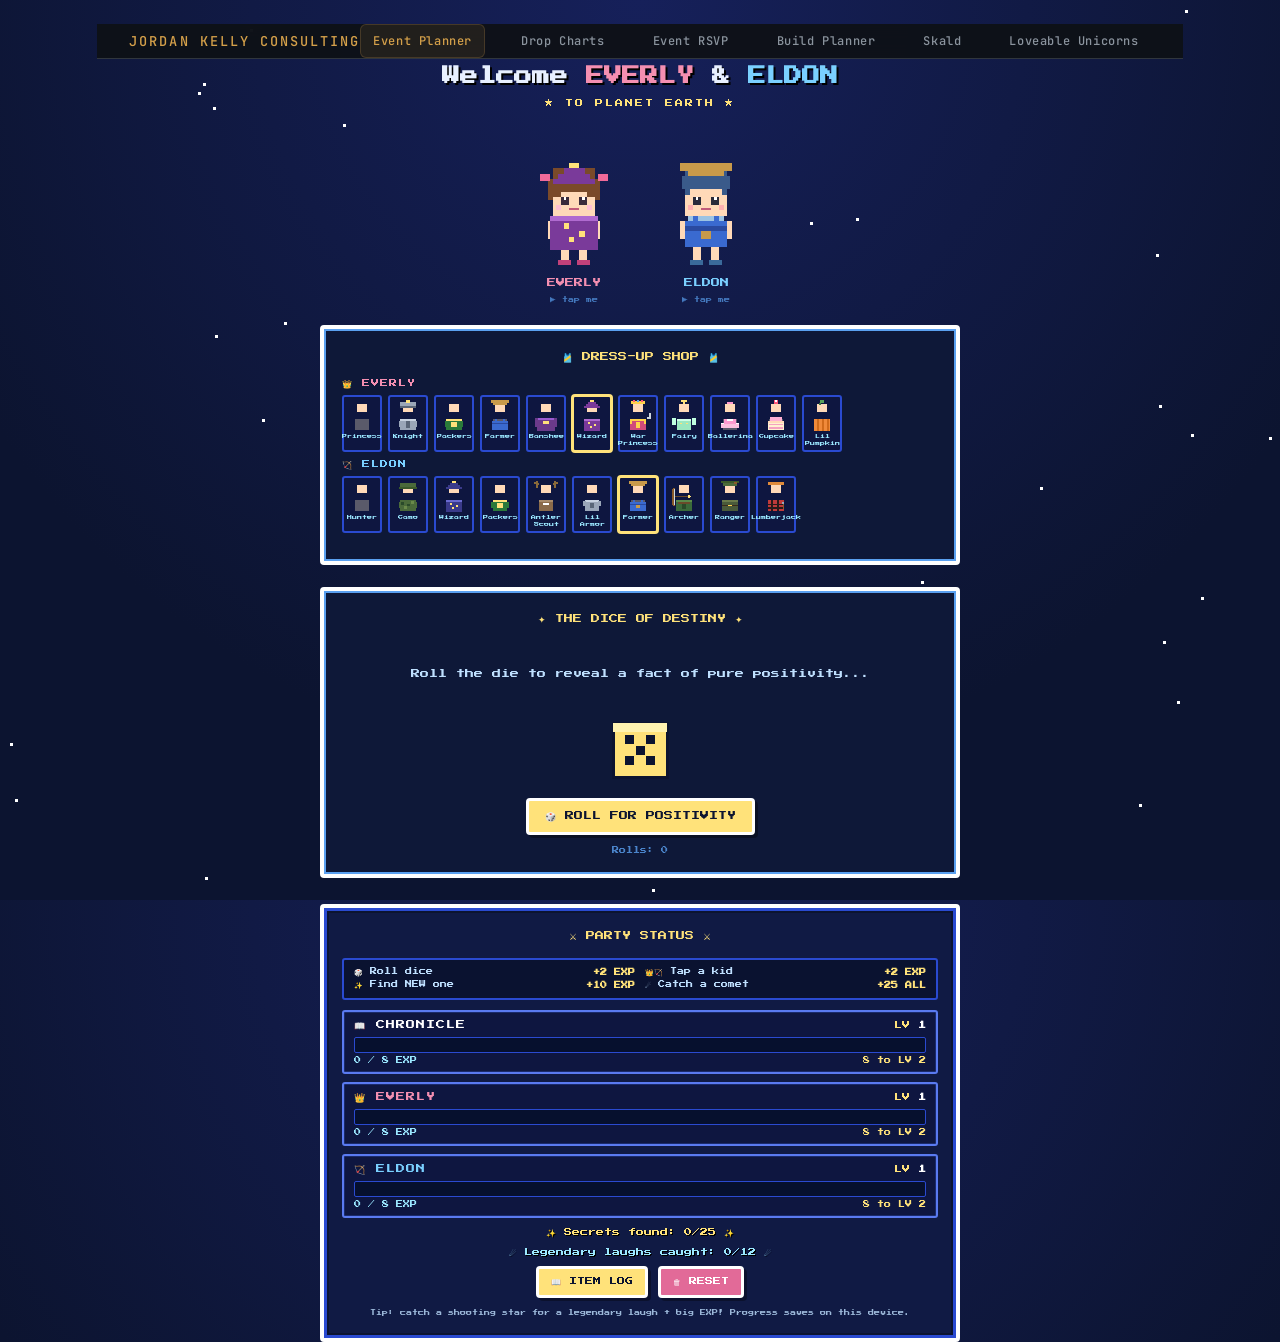
<file: event-planner/welcome.html>
<!DOCTYPE html>
<html lang="en">
<head>
<meta charset="UTF-8">
<meta name="viewport" content="width=device-width, initial-scale=1.0">
<title>Welcome Everly and Eldon to Planet Earth</title>
<link href="https://fonts.googleapis.com/css2?family=Press+Start+2P&display=swap" rel="stylesheet">
<link rel="stylesheet" href="../global-nav.css">
<style>
  :root{
    --bg:#0c1430;--bg2:#101a44;--panel:#0e1838;--panel2:#14224a;
    --ink-line:#ffffff;--accent:#5aa0f0;--accent2:#bfe0ff;
    --ev:#f48fb1;--el:#7ad0ff;--gold:#ffe27a;--green:#7ae8b0;
    --txt:#e8f0ff;
  }
  *{box-sizing:border-box;margin:0;padding:0}
  html,body{height:100%}
  body{font-family:'Press Start 2P',monospace;color:var(--txt);
    background:radial-gradient(circle at 50% 0%,#16205a 0%,var(--bg) 70%);
    min-height:100%;display:flex;flex-direction:column;align-items:center;
    padding:24px 14px 60px;image-rendering:pixelated;overflow-x:hidden}

  /* twinkle starfield */
  .stars{position:fixed;inset:0;pointer-events:none;z-index:0}
  .star{position:absolute;width:3px;height:3px;background:#fff;animation:tw 1.8s steps(2) infinite}
  @keyframes tw{0%,100%{opacity:1}50%{opacity:.2}}

  .wrap{position:relative;z-index:1;width:100%;max-width:640px;display:flex;flex-direction:column;align-items:center;gap:22px}

  h1{font-size:clamp(12px,3vw,18px);text-align:center;line-height:1.9;text-shadow:2px 2px 0 #000}
  h1 .ev{color:var(--ev)} h1 .el{color:var(--el)}
  .sub{font-size:8px;color:var(--gold);letter-spacing:2px;text-align:center;margin-top:6px}

  /* hero sprites */
  .heroes{display:flex;gap:48px;align-items:flex-end;justify-content:center}
  .hero{display:flex;flex-direction:column;align-items:center;gap:10px;cursor:pointer;
    background:none;border:none;font-family:inherit;color:var(--txt);
    transition:transform .12s}
  .hero:hover{transform:translateY(-4px)}
  .hero:active{transform:translateY(2px)}
  .hero svg{width:84px;height:auto;image-rendering:pixelated}
  .hero .nm{font-size:9px}
  .hero.ev .nm{color:var(--ev)} .hero.el .nm{color:var(--el)}
  .hero .tap{font-size:6px;color:var(--accent);opacity:.7}
  .bob{animation:bob 2.4s ease-in-out infinite}
  .bob2{animation:bob 2.4s ease-in-out infinite .6s}
  @keyframes bob{0%,100%{transform:translateY(0)}50%{transform:translateY(-4px)}}
  .blink{animation:blink 4s steps(1) infinite}
  @keyframes blink{0%,92%,100%{opacity:1}94%,98%{opacity:0}}
  .pop{animation:pop .5s ease}
  @keyframes pop{0%{transform:scale(1)}40%{transform:scale(1.18) rotate(-4deg)}100%{transform:scale(1)}}

  /* speech bubble */
  .bubble{position:relative;background:#fff;color:#1a2240;border:3px solid #1a2240;
    border-radius:8px;padding:10px 12px;font-size:8px;line-height:1.7;max-width:220px;
    opacity:0;transform:translateY(6px);transition:opacity .2s,transform .2s;pointer-events:none}
  .bubble.show{opacity:1;transform:translateY(0)}
  .bubble:after{content:"";position:absolute;bottom:-10px;left:50%;transform:translateX(-50%);
    border:6px solid transparent;border-top-color:#1a2240}

  /* dialogue / dice panel */
  .panel{width:100%;background:var(--panel);border:4px solid var(--ink-line);
    box-shadow:inset 0 0 0 2px var(--accent);padding:20px 18px;border-radius:4px}
  .questline{font-size:9px;color:var(--gold);text-align:center;margin-bottom:14px;line-height:1.8}

  .fact{font-size:9px;line-height:2;color:var(--accent2);text-align:center;min-height:64px;
    display:flex;align-items:center;justify-content:center;padding:4px 2px}
  .fact .roll{color:var(--gold)}

  .controls{display:flex;flex-direction:column;align-items:center;gap:12px;margin-top:8px}
  .die{width:72px;height:72px;cursor:pointer;image-rendering:pixelated;
    transition:transform .1s}
  .die:hover{transform:scale(1.05)}
  .rolling{animation:rollspin .6s steps(8)}
  @keyframes rollspin{from{transform:rotate(0)}to{transform:rotate(360deg)}}

  .btn{font-family:inherit;font-size:9px;color:#0c1430;background:var(--gold);
    border:3px solid #fff;padding:10px 16px;cursor:pointer;border-radius:4px;
    box-shadow:3px 3px 0 #00000055;transition:transform .08s}
  .btn:hover{background:#fff3b0}
  .btn:active{transform:translate(2px,2px);box-shadow:1px 1px 0 #00000055}

  .count{font-size:7px;color:var(--accent);opacity:.8}


  /* ===== SECRET / RARE FACT FX ===== */
  .fact.secret{color:#ffe27a;text-shadow:0 0 6px #ffd24a55;animation:secretpulse 1s steps(2) 2}
  @keyframes secretpulse{0%,100%{transform:scale(1)}50%{transform:scale(1.06)}}
  .panel.secret-glow{box-shadow:inset 0 0 0 2px var(--gold),0 0 0 3px #ffe27a,0 0 26px 6px #ffd24a66;
    animation:panelglow 1.4s steps(2) infinite}
  @keyframes panelglow{0%,100%{box-shadow:inset 0 0 0 2px var(--gold),0 0 0 3px #ffe27a,0 0 26px 6px #ffd24a55}
    50%{box-shadow:inset 0 0 0 2px var(--gold),0 0 0 3px #fff3b0,0 0 34px 10px #ffd24a99}}
  .secret-banner{font-size:8px;color:#ffe27a;text-align:center;letter-spacing:2px;margin-bottom:8px;
    text-shadow:1px 1px 0 #000}
  .spark{position:fixed;width:8px;height:8px;pointer-events:none;z-index:50;image-rendering:pixelated}
  .hero.secretpop svg{animation:secretspin .7s ease}
  @keyframes secretspin{0%{transform:scale(1) rotate(0)}30%{transform:scale(1.25) rotate(-8deg)}
    60%{transform:scale(1.25) rotate(8deg)}100%{transform:scale(1) rotate(0)}}
  .bubble.secret{background:#fff6d0;border-color:#b8860b;color:#5a3a00;
    box-shadow:0 0 12px 2px #ffd24a88}
  .bubble.secret:after{border-top-color:#b8860b}
  .crown{position:absolute;top:-16px;left:50%;transform:translateX(-50%);font-size:14px;
    opacity:0;transition:opacity .2s}
  .crown.show{opacity:1;animation:crownbob 1s ease-in-out infinite}
  @keyframes crownbob{0%,100%{transform:translateX(-50%) translateY(0)}50%{transform:translateX(-50%) translateY(-3px)}}

  @media (prefers-reduced-motion:reduce){
    .star,.bob,.bob2,.blink,.rolling,.pop,.fact.secret,.panel.secret-glow,.hero.secretpop svg,.crown.show{animation:none}}

  /* ===== COLLECTION (LUFIA STATUS WINDOW) ===== */
  .collection-panel.lufia{margin-top:4px;background:#101a44;
    border:4px solid #fff;box-shadow:inset 0 0 0 3px #2a4ad0,inset 0 0 0 5px #0c1430}
  .lufia-card{background:#0e1640;border:2px solid #5a7af0;border-radius:3px;
    padding:8px 10px;margin:8px 0;box-shadow:inset 0 0 0 1px #1a2a6a}
  .lufia-top{display:flex;justify-content:space-between;align-items:center;margin-bottom:6px}
  .lufia-name{font-size:9px;color:#fff;letter-spacing:1px}
  .lufia-name.ev{color:var(--ev)} .lufia-name.el{color:var(--el)}
  .lufia-lv{font-size:8px;color:#ffe27a}
  .lufia-lv b{color:#fff}
  .lufia-stat{display:flex;align-items:center;gap:8px;margin:3px 0}
  .lufia-tag{font-size:7px;color:#9be8ff;min-width:26px}
  .lufia-gauge{flex:1;height:11px;background:#06102e;border:1px solid #2a4ad0;border-radius:2px;overflow:hidden}
  .lufia-fill{height:100%;width:0%;transition:width .5s ease;
    background:linear-gradient(180deg,#9be8b0,#3fc28a)}
  .lufia-fill.ev{background:linear-gradient(180deg,#ffc0d4,var(--ev))}
  .lufia-fill.el{background:linear-gradient(180deg,#bfe0ff,var(--el))}
  .lufia-val{font-size:7px;color:#fff;min-width:50px;text-align:right}
  .lufia-exp{font-size:7px;color:#ffe27a;min-width:40px}
  .lufia-next{font-size:7px;color:#7a9adc;margin-left:auto}
  .lufia-next b{color:#fff}
  .lvlup{animation:lvlup .7s steps(2) 3}
  @keyframes lvlup{0%,100%{box-shadow:inset 0 0 0 1px #1a2a6a,0 0 0 2px #ffe27a}
    50%{box-shadow:inset 0 0 0 1px #1a2a6a,0 0 0 4px #fff3b0}}

  /* how-to-earn legend */
  .howto{display:grid;grid-template-columns:1fr 1fr;gap:4px 10px;background:#0a1230;
    border:2px solid #2a4ad0;border-radius:3px;padding:8px 10px;margin-bottom:10px}
  .howto-row{display:flex;justify-content:space-between;align-items:center;font-size:7px;color:#bfe0ff}
  .howto-row b{color:#ffe27a}
  /* bigger EXP gauge */
  .lufia-gauge.big{height:16px}
  .lufia-sub{display:flex;justify-content:space-between;align-items:center;margin-top:4px;font-size:7px}
  .lufia-sub span{color:#9be8ff}
  .lufia-toward{color:#ffe27a!important}
  .lufia-fill.flush{animation:fillflush .6s steps(2) 2}
  @keyframes fillflush{0%,100%{filter:brightness(1)}50%{filter:brightness(1.6)}}

  /* floating +EXP popups */
  .exp-pop{position:fixed;z-index:80;font-family:'Press Start 2P',monospace;font-size:10px;
    color:#ffe27a;text-shadow:1px 1px 0 #000,0 0 6px #ffd24a;pointer-events:none;white-space:nowrap}
  @keyframes expfloat{0%{transform:translateY(0) scale(.8);opacity:0}
    15%{opacity:1;transform:translateY(-6px) scale(1)}
    100%{transform:translateY(-46px) scale(1);opacity:0}}
  .exp-pop.newbig{font-size:11px;color:#9be8ff;text-shadow:1px 1px 0 #000,0 0 8px #5aa0f0}

  /* big LEVEL UP banner */
  .lvlup-banner{position:fixed;left:50%;top:34%;transform:translate(-50%,-50%);z-index:118;
    pointer-events:none;text-align:center;opacity:0}
  .lvlup-banner.show{opacity:1;animation:lvbanner 1.8s ease forwards}
  @keyframes lvbanner{0%{opacity:0;transform:translate(-50%,-50%) scale(.6)}
    18%{opacity:1;transform:translate(-50%,-50%) scale(1.1)}
    30%{transform:translate(-50%,-50%) scale(1)}
    80%{opacity:1}100%{opacity:0;transform:translate(-50%,-50%) scale(1.05)}}
  .lvlup-banner .lvb{background:#0e1640;border:4px solid #ffe27a;box-shadow:0 0 0 3px #5aa0f0,0 0 36px 8px #ffd24aaa;
    border-radius:4px;padding:16px 22px;font-size:13px;color:#ffe27a;letter-spacing:2px}
  .lvlup-banner .lvb small{display:block;font-size:8px;color:#fff;margin-top:8px}
  .coll-secret{font-size:8px;text-align:center;color:var(--gold);margin:10px 0 4px;text-shadow:1px 1px 0 #000}
  .coll-controls{display:flex;gap:10px;justify-content:center;flex-wrap:wrap;margin-top:8px}
  .btn.small{font-size:8px;padding:8px 12px}
  .btn.reset{background:#e26a98;color:#fff}
  .btn.reset:hover{background:#f48fb1}
  .coll-saved{font-size:6px;color:var(--accent2);opacity:.8;text-align:center;margin-top:10px;line-height:1.7}
  .complete-glow{animation:panelglow 1.4s steps(2) infinite}

  /* ===== DRESS-UP SHOP ===== */
  .dress-group{margin:8px 0}
  .dress-who{font-size:8px;margin-bottom:6px;letter-spacing:1px}
  .swatches{display:flex;gap:6px;flex-wrap:wrap}
  .sw{width:40px;cursor:pointer;background:#0e1640;border:2px solid #2a4ad0;border-radius:3px;
    padding:3px;display:flex;flex-direction:column;align-items:center;gap:2px}
  .sw:hover{border-color:#5a7af0}
  .sw.active{border-color:#ffe27a;box-shadow:0 0 0 1px #ffe27a}
  .sw svg{width:32px;height:32px;image-rendering:pixelated}
  .sw .swn{font-size:5px;color:#9be8ff;text-align:center;line-height:1.3}

  /* ===== COMET / SHOOTING STAR ===== */
  .comet{position:fixed;z-index:60;cursor:pointer;width:64px;height:20px;pointer-events:auto}
  .comet .head{position:absolute;right:0;top:4px;width:12px;height:12px;background:#bfe0ff;
    border-radius:50%;box-shadow:0 0 8px 3px #9be8ff,0 0 14px 6px #5aa0f088}
  .comet .tail{position:absolute;right:10px;top:8px;width:54px;height:4px;
    background:linear-gradient(270deg,#bfe0ff,#9be8ff00);border-radius:2px}
  .comet .label{position:absolute;right:0;top:-12px;font-size:6px;color:#bfe0ff;white-space:nowrap;
    text-shadow:0 0 4px #5aa0f0}
  @keyframes cometfly{from{transform:translate(0,0)}to{transform:translate(var(--cdx),var(--cdy))}}

  /* legendary laugh banner */
  .legend-flash{position:fixed;inset:0;z-index:120;display:flex;align-items:center;justify-content:center;
    pointer-events:none;background:radial-gradient(circle,#5aa0f055,transparent 65%);opacity:0}
  .legend-flash.show{opacity:1;animation:legendpulse 2.4s ease forwards}
  @keyframes legendpulse{0%{opacity:0;transform:scale(.9)}15%{opacity:1;transform:scale(1)}
    80%{opacity:1}100%{opacity:0;transform:scale(1.05)}}
  .legend-card{background:#0e1640;border:4px solid #ffe27a;box-shadow:0 0 0 3px #5aa0f0,0 0 40px 10px #5aa0f0aa;
    border-radius:4px;padding:20px 22px;max-width:340px;text-align:center}
  .legend-card .lt{font-size:9px;color:#ffe27a;letter-spacing:2px;margin-bottom:12px}
  .legend-card .ll{font-size:9px;color:#fff;line-height:1.9}

  /* ===== MODAL ===== */
  .modal-bg{position:fixed;inset:0;background:rgba(6,10,28,.86);z-index:100;
    display:none;align-items:center;justify-content:center;padding:16px}
  .modal-bg.open{display:flex}
  .modal{background:var(--panel);border:4px solid var(--ink-line);box-shadow:inset 0 0 0 2px var(--accent),0 0 30px #000;
    width:100%;max-width:560px;max-height:86vh;display:flex;flex-direction:column;border-radius:4px}
  .modal-head{display:flex;justify-content:space-between;align-items:center;padding:14px 16px;
    border-bottom:2px solid var(--accent);font-size:11px;color:var(--gold)}
  .modal-x{background:none;border:2px solid var(--accent2);color:var(--accent2);font-family:inherit;
    font-size:10px;width:26px;height:26px;cursor:pointer;border-radius:3px}
  .modal-x:hover{background:var(--accent2);color:#0c1430}
  .modal-tabs{display:flex;gap:6px;padding:10px 16px 0;flex-wrap:wrap}
  .tab{flex:1;min-width:60px;font-family:inherit;font-size:8px;padding:9px 4px;cursor:pointer;color:var(--accent2);
    background:#0a1230;border:2px solid var(--accent);border-bottom:none;border-radius:3px 3px 0 0}
  .tab.active{background:var(--panel2);color:var(--gold)}
  .modal-body{overflow-y:auto;padding:12px 16px 18px;display:flex;flex-direction:column;gap:7px}
  .ci{font-size:8px;line-height:1.7;padding:8px 10px;border-radius:3px;border:2px solid #1a2a5a;
    background:#0e1838;color:#3a4a78}
  .ci.found{color:var(--accent2);border-color:var(--accent)}
  .ci.found.sec{color:#5a3a00;background:#fff6d0;border-color:#b8860b}
  .ci.found.leg{color:#06204a;background:#bfe0ff;border-color:#5aa0f0}
  .ci .chk{color:var(--green);margin-right:6px}
  .ci.locked .chk{color:#3a4a78}

  @media (prefers-reduced-motion:reduce){.lufia-fill{transition:none}.complete-glow,.lvlup,.legend-flash.show{animation:none}}
</style>
</head>
<body>
  <div class="stars" id="stars"></div>

  <div class="wrap">
    <div>
      <h1>Welcome <span class="ev">EVERLY</span> &amp; <span class="el">ELDON</span></h1>
      <div class="sub">★ TO PLANET EARTH ★</div>
    </div>

    <div class="heroes">
      <div style="display:flex;flex-direction:column;align-items:center;gap:8px">
        <div class="crown" id="crown-ev" aria-hidden="true">👑</div>
        <div class="bubble" id="bub-ev"></div>
        <button class="hero ev" id="hero-ev" aria-label="Everly the hero">
          <div class="bob" id="spr-ev">
            <svg viewBox="0 0 32 40" shape-rendering="crispEdges">
              <rect x="8" y="2" width="16" height="6" fill="#7a4a2a"/>
              <rect x="6" y="6" width="20" height="8" fill="#7a4a2a"/>
              <rect x="3" y="4" width="4" height="3" fill="#f06a9a"/>
              <rect x="25" y="4" width="4" height="3" fill="#f06a9a"/>
              <rect x="8" y="8" width="16" height="12" fill="#ffd9b8"/>
              <rect x="8" y="8" width="16" height="3" fill="#7a4a2a"/>
              <rect x="8" y="11" width="3" height="2" fill="#7a4a2a"/>
              <rect x="21" y="11" width="3" height="2" fill="#7a4a2a"/>
              <rect x="11" y="13" width="3" height="3" fill="#3a2a3a" class="blink"/>
              <rect x="18" y="13" width="3" height="3" fill="#3a2a3a" class="blink"/>
              <rect x="12" y="13" width="1" height="1" fill="#fff"/>
              <rect x="19" y="13" width="1" height="1" fill="#fff"/>
              <rect x="9" y="16" width="2" height="2" fill="#ffc0d4"/>
              <rect x="21" y="16" width="2" height="2" fill="#ffc0d4"/>
              <rect x="14" y="17" width="4" height="1" fill="#c25a7a"/>
              <rect x="10" y="20" width="12" height="12" fill="#f06a9a"/>
              <rect x="8" y="24" width="16" height="8" fill="#f06a9a"/>
              <rect x="8" y="30" width="16" height="2" fill="#c2417a"/>
              <rect x="6" y="22" width="3" height="7" fill="#ffd9b8"/>
              <rect x="23" y="22" width="3" height="7" fill="#ffd9b8"/>
              <rect x="11" y="32" width="3" height="5" fill="#ffd9b8"/>
              <rect x="18" y="32" width="3" height="5" fill="#ffd9b8"/>
              <rect x="10" y="37" width="5" height="2" fill="#c2417a"/>
              <rect x="17" y="37" width="5" height="2" fill="#c2417a"/>
              <g id="outfit-ev"></g>
            </svg>
          </div>
          <span class="nm">EVERLY</span>
          <span class="tap">▶ tap me</span>
        </button>
      </div>

      <div style="display:flex;flex-direction:column;align-items:center;gap:8px">
        <div class="crown" id="crown-el" aria-hidden="true">👑</div>
        <div class="bubble" id="bub-el"></div>
        <button class="hero el" id="hero-el" aria-label="Eldon the hero">
          <div class="bob2" id="spr-el">
            <svg viewBox="0 0 32 40" shape-rendering="crispEdges">
              <rect x="8" y="3" width="16" height="6" fill="#3a5a8a"/>
              <rect x="7" y="5" width="18" height="5" fill="#3a5a8a"/>
              <rect x="14" y="2" width="4" height="2" fill="#3a5a8a"/>
              <rect x="8" y="8" width="16" height="12" fill="#ffd9b8"/>
              <rect x="8" y="8" width="16" height="2" fill="#3a5a8a"/>
              <rect x="8" y="10" width="2" height="2" fill="#3a5a8a"/>
              <rect x="22" y="10" width="2" height="2" fill="#3a5a8a"/>
              <rect x="11" y="13" width="3" height="3" fill="#2a2a3a" class="blink"/>
              <rect x="18" y="13" width="3" height="3" fill="#2a2a3a" class="blink"/>
              <rect x="12" y="13" width="1" height="1" fill="#fff"/>
              <rect x="19" y="13" width="1" height="1" fill="#fff"/>
              <rect x="9" y="16" width="2" height="2" fill="#ffb0b0"/>
              <rect x="21" y="16" width="2" height="2" fill="#ffb0b0"/>
              <rect x="14" y="17" width="4" height="1" fill="#c25a7a"/>
              <rect x="9" y="20" width="14" height="12" fill="#5a9ad0"/>
              <rect x="9" y="20" width="14" height="2" fill="#fff" opacity=".4"/>
              <rect x="12" y="22" width="2" height="8" fill="#3a6a9a"/>
              <rect x="18" y="22" width="2" height="8" fill="#3a6a9a"/>
              <rect x="14" y="24" width="4" height="3" fill="#ffe27a"/>
              <rect x="6" y="22" width="3" height="7" fill="#ffd9b8"/>
              <rect x="23" y="22" width="3" height="7" fill="#ffd9b8"/>
              <rect x="11" y="32" width="3" height="5" fill="#ffd9b8"/>
              <rect x="18" y="32" width="3" height="5" fill="#ffd9b8"/>
              <rect x="10" y="37" width="5" height="2" fill="#3a6a9a"/>
              <rect x="17" y="37" width="5" height="2" fill="#3a6a9a"/>
              <g id="outfit-el"></g>
            </svg>
          </div>
          <span class="nm">ELDON</span>
          <span class="tap">▶ tap me</span>
        </button>
      </div>
    </div>

    <div class="panel dressup-panel">
      <div class="questline">🎽 DRESS-UP SHOP 🎽</div>
      <div class="dress-group">
        <div class="dress-who" style="color:var(--ev)">👑 EVERLY</div>
        <div class="swatches" id="sw-ev"></div>
      </div>
      <div class="dress-group">
        <div class="dress-who" style="color:var(--el)">🏹 ELDON</div>
        <div class="swatches" id="sw-el"></div>
      </div>
    </div>

    <div class="panel">
      <div class="questline">✦ THE DICE OF DESTINY ✦</div>
      <div class="fact" id="fact">Roll the die to reveal a fact of pure positivity...</div>
      <div class="controls">
        <svg class="die" id="die" viewBox="0 0 24 24" shape-rendering="crispEdges" role="button" aria-label="Roll the dice">
          <rect x="3" y="3" width="18" height="18" fill="#ffe27a"/>
          <rect x="3" y="3" width="18" height="18" fill="none" stroke="#0c1430" stroke-width="1"/>
          <rect x="3" y="3" width="18" height="3" fill="#fff3b0"/>
          <rect x="7" y="7" width="3" height="3" fill="#0c1430" id="d1"/>
          <rect x="14" y="7" width="3" height="3" fill="#0c1430" id="d2"/>
          <rect x="10.5" y="10.5" width="3" height="3" fill="#0c1430" id="d3"/>
          <rect x="7" y="14" width="3" height="3" fill="#0c1430" id="d4"/>
          <rect x="14" y="14" width="3" height="3" fill="#0c1430" id="d5"/>
        </svg>
        <button class="btn" id="rollbtn">🎲 ROLL FOR POSITIVITY</button>
        <div class="count" id="count">Rolls: 0</div>
      </div>
    </div>

    <div class="panel collection-panel lufia">
      <div class="questline">⚔ PARTY STATUS ⚔</div>

      <div class="howto">
        <div class="howto-row"><span>🎲 Roll dice</span><b>+2 EXP</b></div>
        <div class="howto-row"><span>👑🏹 Tap a kid</span><b>+2 EXP</b></div>
        <div class="howto-row"><span>✨ Find NEW one</span><b>+10 EXP</b></div>
        <div class="howto-row"><span>☄ Catch a comet</span><b>+25 ALL</b></div>
      </div>

      <div class="lufia-card" id="card-facts">
        <div class="lufia-top">
          <span class="lufia-name">📖 CHRONICLE</span>
          <span class="lufia-lv">LV <b id="lv-facts">1</b></span>
        </div>
        <div class="lufia-stat">
          <div class="lufia-gauge big"><div class="lufia-fill hp" id="fill-facts"></div></div>
        </div>
        <div class="lufia-sub">
          <span id="bar-facts">0 / 10 EXP</span>
          <span class="lufia-toward" id="toward-facts">10 to LV 2</span>
        </div>
      </div>

      <div class="lufia-card" id="card-ev">
        <div class="lufia-top">
          <span class="lufia-name ev">👑 EVERLY</span>
          <span class="lufia-lv">LV <b id="lv-ev">1</b></span>
        </div>
        <div class="lufia-stat">
          <div class="lufia-gauge big"><div class="lufia-fill ev" id="fill-ev"></div></div>
        </div>
        <div class="lufia-sub">
          <span id="bar-ev">0 / 10 EXP</span>
          <span class="lufia-toward" id="toward-ev">10 to LV 2</span>
        </div>
      </div>

      <div class="lufia-card" id="card-el">
        <div class="lufia-top">
          <span class="lufia-name el">🏹 ELDON</span>
          <span class="lufia-lv">LV <b id="lv-el">1</b></span>
        </div>
        <div class="lufia-stat">
          <div class="lufia-gauge big"><div class="lufia-fill el" id="fill-el"></div></div>
        </div>
        <div class="lufia-sub">
          <span id="bar-el">0 / 10 EXP</span>
          <span class="lufia-toward" id="toward-el">10 to LV 2</span>
        </div>
      </div>

      <div class="coll-secret" id="coll-secret">✨ Secrets found: 0/25 ✨</div>
      <div class="coll-secret" id="coll-legend" style="color:#9be8ff">☄ Legendary laughs caught: 0/0 ☄</div>
      <div class="coll-controls">
        <button class="btn small" id="viewcoll">📖 ITEM LOG</button>
        <button class="btn small reset" id="resetcoll">🗑 RESET</button>
      </div>
      <div class="coll-saved">Tip: catch a shooting star for a legendary laugh + big EXP! Progress saves on this device.</div>
    </div>
  </div>

  <div class="modal-bg" id="modal">
    <div class="modal">
      <div class="modal-head">
        <span id="modal-title">📖 Item Log</span>
        <button class="modal-x" id="modal-x" aria-label="Close">✕</button>
      </div>
      <div class="modal-tabs">
        <button class="tab active" data-tab="facts">🎲 Facts</button>
        <button class="tab" data-tab="ev">👑 Everly</button>
        <button class="tab" data-tab="el">🏹 Eldon</button>
        <button class="tab" data-tab="legend">☄ Legend</button>
      </div>
      <div class="modal-body" id="modal-body"></div>
    </div>
  </div>

  <div class="lvlup-banner" id="lvlup-banner" aria-hidden="true">
    <div class="lvb" id="lvlup-text">⭐ LEVEL UP! ⭐</div>
  </div>

  <div class="legend-flash" id="legend-flash" aria-hidden="true">
    <div class="legend-card">
      <div class="lt">☄ LEGENDARY LAUGH ☄</div>
      <div class="ll" id="legend-text"></div>
    </div>
  </div>

  <script>
  (function(){
    var reduce = matchMedia('(prefers-reduced-motion: reduce)').matches;

    // starfield
    var sf = document.getElementById('stars');
    for(var i=0;i<40;i++){
      var s=document.createElement('div');
      s.className='star';
      s.style.left=Math.random()*100+'%';
      s.style.top=Math.random()*100+'%';
      s.style.animationDelay=(Math.random()*1.8)+'s';
      sf.appendChild(s);
    }

    var facts = [
      "Babies are born with NO kneecaps. They grow in around age 3. Wobble wobble!",
      "A baby's first poop is greenish-black and called meconium. Gross but true!",
      "Newborns can't cry actual tears for about 3 weeks. Just dramatic wailing!",
      "Babies have around 100 more bones than adults. They fuse together over time.",
      "[[SECRET]]Legend speaks of a star child born on the ninth day of the sixth moon, 2026... her name was Everly.",
      "Newborns can recognize their mom's voice from inside the belly. Eavesdroppers!",
      "Babies smile in their sleep before they ever smile at you. Rude but adorable.",
      "A baby can poop up to 10 times a day. Tiny, mighty, and unstoppable.",
      "Babies blink way less than adults, only once or twice a minute. Staring contest champs!",
      "A newborn's stomach is the size of a cherry on day one. Then a walnut. Then an egg!",
      "Babies are basically nose-breathers and can breathe and swallow at the same time.",
      "A baby's grip is strong enough to support its whole body weight. Tiny climber!",
      "[[SECRET]]Four days after Everly, on the thirteenth, a forest warrior was born under the same summer sky: Eldon.",
      "Babies sometimes 'crawl' to the milk on their own at birth. The breast crawl!",
      "A baby is born with about 10,000 taste buds, way more than grown-ups.",
      "Babies' brains can grow over 1% PER DAY in the first months. Speed run!",
      "A baby can hold its breath underwater by instinct. The dive reflex!",
      "Newborns prefer sweet tastes and will make a happy face for sugar.",
      "Babies recognize the smell of their own parent in days. Sniff sniff, that's you!",
      "A baby laughs up to 300 times a day. Adults? Like 20. Be more baby!",
      "[[SECRET]]It is whispered that Everly's mother is a healer of small ones, tending children in a pediatric guild.",
      "A newborn can't taste salt until about 4 months old. French fries can wait!",
      "Babies kick in the womb partly to build their bones and muscles. Tiny workout!",
      "A baby's yawn in the belly has been caught on ultrasound. Sleepy before birth!",
      "Newborns lose that newborn smell in about 6 weeks. Bottle it while you can!",
      "Babies have a reflex that makes them step like walking when held upright.",
      "A baby's cry can hit the same volume as a chainsaw. Banshee training, day one!",
      "Babies are born knowing how to swim-paddle but forget it by 6 months.",
      "A newborn poops about its own body weight every couple of days. Champion!",
      "[[SECRET]]Everly's father is a legendary king of the great roads, master of trucks, management, and the sacred art of safety.",
      "Pennsylvania means 'Penn's Woods.' Most of it is still trees. Hello, forest!",
      "Punxsutawney Phil has been 'predicting' spring since 1887. That's one old groundhog!",
      "In Pennsylvania, it's technically illegal to sleep on top of a refrigerator outdoors. Wat.",
      "Hershey, PA streetlights are shaped like chocolate kisses. The whole town smells sweet!",
      "Pennsylvania made the first pretzel in America. Twist and shout!",
      "Pittsburgh has 446 bridges, MORE than Venice, Italy. Bridge capital of the world!",
      "The banana split was invented in Latrobe, Pennsylvania. Yum quest unlocked!",
      "[[SECRET]]The star child's family keeps a stronghold in the village of Shippensburg, deep in Penn's Woods.",
      "The first piano in America was built in Pennsylvania. Tickle those keys!",
      "Pennsylvania's Pine Creek Gorge is called the Grand Canyon of the East.",
      "It's illegal in PA to catch a fish with your bare hands. Sorry, bear technique!",
      "The first computer, ENIAC, was built in Pennsylvania. It weighed 30 tons!",
      "Pennsylvania's state animal is the white-tailed deer. Warriors of the forest!",
      "Crayola crayons are made in Easton, Pennsylvania. Color your whole world!",
      "The Slinky was invented in Pennsylvania. Walks down stairs, alone or in pairs!",
      "[[SECRET]]Eldon's mother is a farmer's daughter of unmatched power: a stay-at-home queen who runs 5,000 quests at once.",
      "Pennsylvania had the first zoo in America, opened in Philadelphia in 1874.",
      "Gettysburg, PA is one of the most famous spots in all of American history.",
      "Pennsylvania's groundhog day inspired a whole movie. Phil's a star!",
      "The first daily newspaper in America was printed in Philadelphia, PA.",
      "Pennsylvania makes more mushrooms than any other state. Fungi capital!",
      "Wild rhododendrons bloom bright pink across PA mountains every summer.",
      "The Liberty Bell, cracked and famous, lives in Philadelphia, PA.",
      "[[SECRET]]They say Eldon's mother can garden, cook, clean, and craft all before noon. A true beast of the homestead!",
      "Whoopie pies are a beloved Pennsylvania Dutch treat. Cake hug!",
      "Philadelphia means 'City of Brotherly Love.' Aww, Pennsylvania!",
      "Pennsylvania's Ricketts Glen has 22 waterfalls on one hiking trail!",
      "The first baseball stadium was built in Pennsylvania. Play ball!",
      "Pennsylvania snow can fall 100+ inches a year up in the mountains. Snow forts!",
      "PA is shaped like a rectangle, but its rivers wiggle everywhere. Squiggly!",
      "[[SECRET]]Eldon's father is an engineer AND the legendary slayer of every deer across 20 private acres in Dillsburg.",
      "Deer can smell a person from a quarter mile away. Stealth required, hunter!",
      "A buck grows and sheds his antlers every single year. New crown, new season!",
      "The best hunters are the most patient. Stillness is a superpower.",
      "Forest soil is so alive that one handful holds billions of tiny creatures.",
      "Acorns feed the whole forest, from deer to squirrels to mighty oaks.",
      "A real warrior protects the weak and shares the harvest. Strength + heart.",
      "Owls can turn their heads almost all the way around. Forest guardians!",
      "[[SECRET]]Two families, two villages, one destiny: Everly of Shippensburg and Eldon of the Dillsburg wilds.",
      "A campfire under the stars is the oldest TV in the world. Crackle, pop!",
      "Deer travel in family groups. Even the forest knows family matters.",
      "Tracking footprints in the snow is real-life detective work. Sherlock of the woods!",
      "A single oak tree can drop 10,000 acorns in a good year. Forest buffet!",
      "Moss always tells a story about which way the wind and water go.",
      "The strongest warrior is the one who's also the kindest. True legend.",
      "[[SECRET]]The ancient scroll reads: 'When the healer's daughter meets the hunter's son, a grand adventure begins.'",
      "The name Kelly means 'bright-headed' and 'lively.' Sounds about right!",
      "A Kelly never quits. Roll the dice and try again, brave one.",
      "Family is the best adventuring party you'll ever roll into.",
      "Cheeseheads, deer hunters, and farmers all know: teamwork wins.",
      "Kelly green is one of the cheeriest colors in the whole world.",
      "Lambeau Field has sold out every game for decades. Loyalty, legendary!",
      "[[SECRET]]Born just four days apart, Everly and Eldon are the youngest legends in the whole Kelly saga.",
      "The strongest castle is built on family. The Kelly keep stands tall!",
      "A Kelly hug restores full hit points. Scientific fact (almost).",
      "You are the newest legend in a long story of brave adventurers.",
      "Mistakes are just XP. Every hero levels up by trying again.",
      "Your laugh is a power-up for everyone who hears it.",
      "[[SECRET]]In Dillsburg's secret 20-acre forest, no deer escapes the engineer-hunter. A father of two great crafts!",
      "Courage isn't never being scared. It's rolling the dice anyway!",
      "A baby's giggle and a deer in the meadow share one secret: pure joy.",
      "Even the tallest oak in the forest started as one tiny acorn.",
      "[[SECRET]]Everly's dad rules the kingdom of the highways, where safety is the highest law of the land.",
      "Roll the dice, hug your people, explore the woods. Adventure awaits!",
      "The world got brighter the day you arrived. True story, little hero!",
      "A baby's first word is usually 'dada' or 'mama'... or a happy shriek!",
      "[[SECRET]]Eldon's mom's garden is said to grow faster than any other in Pennsylvania. Magic in her green thumbs!",
      "Babies dream a LOT. Half their sleep is dream time. Tiny adventures!",
      "The chocolate-chip cookie of states? Pennsylvania, home of sweet treats!",
      "[[SECRET]]The healer mother mends the tiniest patients by day, then comes home to her star child Everly by night.",
      "A baby's brain doubles in size in the first year. Tiny supercomputer booting up!",
      "Newborns can't see color well at first. The world loads in slowly, like an old game.",
      "Babies are born with a sweet tooth and reject bitter foods. Smart little gamers!",
      "A baby's heart beats up to 160 times a minute. Drummer of the family!",
      "Newborns sleep up to 17 hours a day. Ultimate AFK champions.",
      "Babies recognize music they heard in the womb. Pre-loaded playlists!",
      "A baby can drink a quarter of its body weight in milk a day. Speedrun snacking!",
      "Newborns have a reflex to grab anything that touches their palm. Loot collectors!",
      "Babies cry without tears for weeks, then unlock the waterworks. DLC update!",
      "A baby learns your face before almost anything else. You're the main character!",
      "Newborns can feel you smiling through your voice. Charisma boost incoming!",
      "Babies practice crying faces in the womb. Rehearsing for the big debut!",
      "A baby's first laugh usually comes around 3 months. Achievement unlocked!",
      "Pennsylvania is home to the oldest continuously running farmers market in the US.",
      "Hershey, PA was literally built around a chocolate factory. Sweetest village ever!",
      "Pennsylvania grows almost half of America's mushrooms. Fungi kingdom!",
      "The Hershey's Kiss got its name from the 'kiss' sound the machine makes. Smooch!",
      "Pennsylvania's Pymatuning Spillway has so many fish the ducks walk on them!",
      "Centralia, PA has had an underground coal fire burning since 1962. Spooky quest!",
      "Pennsylvania has 121 state parks, all free to enter. Open-world exploring!",
      "The ice cream sundae may have been invented in Pennsylvania. Sweet legend!",
      "Pennsylvania's elk herd is the largest in the northeastern US. Majestic bois!",
      "Punxsutawney Phil has an official 'wife' groundhog named Phyllis. Aww!",
      "Pennsylvania made the first auto service station in the world. Vroom history!",
      "The Pennsylvania state fossil is a trilobite. Ancient little armored bug!",
      "Bubble gum was invented in Philadelphia, PA. Pop and chew, adventurer!",
      "Pennsylvania has more roads than almost any state. Everly's dad would be proud!",
      "Little League baseball was founded in Williamsport, Pennsylvania. Play ball!",
      "Pennsylvania's groundhogs can sleep through winter for 5 whole months. Mega nap!",
      "A deer's antlers can grow up to an inch a day. Fastest-growing tissue around!",
      "Honeybees beat their wings 200 times a second. Tiny farm helicopters!",
      "A single cornstalk can have 800 kernels on one ear. Farm jackpot!",
      "Cows can walk upstairs but not down. Funny farm fact!",
      "A pig can run a 7-minute mile. Faster than you'd think, farmer!",
      "Chickens can remember over 100 different faces. Sharp barnyard memory!",
      "A farmer's scarecrow tradition is over 3,000 years old. Ancient quest item!",
      "Goats have rectangular pupils, so they can see almost all around. 360 vision!",
      "One cow makes enough milk for 24 people a day. Dairy hero!",
      "Soil holds more carbon than all the world's plants and air combined. Save the dirt!",
      "A barn owl can hear a mouse's heartbeat. Night-vision predator!",
      "Farmers in Kim's family rise with the rooster. Dawn is the real boss battle!",
      "The name Kelly means 'bright-headed' and 'warrior.' A name made for legends!",
      "A controller has more computing power than the rockets that went to the moon!",
      "The first video game was made in 1958. Pong came later and changed everything!",
      "Save points exist in games because the best heroes know when to rest. Wise!",
      "In old RPGs, grinding XP meant patience. Just like farming. And parenting!",
      "The most important stat in any party isn't strength. It's teamwork. Always.",
      "A 'critical hit' is rare and powerful. Like a good nap with a clean diaper!",
      "Co-op mode is the best mode. Everything's better with your party. Family!",
      "Every great RPG starts in a small village. Yours starts in Penn's Woods!",
      "The rarest loot in any game is the people who love you. You found the jackpot!",
      "Boss music exists to make you feel brave. Hum it during diaper changes!",
      "Side quests are where the real fun hides. Go explore, little adventurer!",
      "Leveling up isn't about being the strongest. It's about who you become. Aww!",
      "A deer can leap a 7-foot fence from a standstill. Forest parkour champion!",
      "Pennsylvania winters can dump over 100 inches of snow up north. Snow fort raid!",
      "Baby giggles register on the same brain scans as winning a prize. Pure joy!",
      "A newborn's grip can hold their whole weight. Tiny rock climber stats!",
      "Maple syrup season in PA starts when days warm and nights still freeze. Sweet!",
      "Fireflies light up Pennsylvania summers like nature's own pixel particles!",
      "The world's first oil well was drilled in Titusville, PA in 1859. It kicked off the entire oil industry!",
      "Titusville had just 250 people the year oil was struck. By 1865 it boomed to 10,000!",
      "By the 1880s, Pennsylvania pumped about 85% of the WORLD'S oil. Energy kingdom!",
      "ENIAC, the first general-purpose electronic computer, was built in Philadelphia in 1945. It weighed 30 tons!",
      "Wanamaker's in Philadelphia was America's FIRST department store, opened in 1876.",
      "Wanamaker's was the first store with electric lights (1878) and the first with a telephone (1879)!",
      "The Declaration of Independence AND the Constitution were both signed in Philadelphia, PA.",
      "Philadelphia was the capital of the United States from 1790 to 1800. PA ran the country!",
      "The Liberty Bell cracked and was never rung the same again, but it still rings in our hearts!",
      "Benjamin Franklin started America's first lending library in Philadelphia in 1731.",
      "Franklin also founded the first volunteer fire company in America, right in Philly!",
      "The first US Mint opened in Philadelphia in 1792. That's where coins were born in America!",
      "Pennsylvania was founded by William Penn in 1681 as a land of religious freedom.",
      "Gettysburg, PA was the site of the Civil War's biggest battle and Lincoln's famous speech.",
      "The first computer bug was a real moth, found by programmers. The term stuck forever!",
      "Hershey, PA was built from scratch by Milton Hershey as a town for his chocolate workers.",
      "Milton Hershey gave away almost his whole fortune to found a school for kids in need. Hero!",
      "The Ferris wheel's inventor, George Ferris, was an engineer trained in Pennsylvania!",
      "The first baseball stadium made of steel and concrete was Forbes Field in Pittsburgh, 1909.",
      "The Slinky was invented in Pennsylvania in 1943 when an engineer knocked over some springs!",
      "Crayola crayons have been made in Easton, PA since 1903. Billions of colors of childhood!",
      "Pittsburgh once made over half the nation's steel. It built America's skyscrapers and bridges!",
      "The first daily newspaper in the US was printed in Philadelphia in 1784.",
      "The banana split was invented in Latrobe, PA in 1904 by a 23-year-old pharmacist!",
      "America's first zoo opened in Philadelphia in 1874. Animal adventures since way back!",
      "Little League Baseball was founded in Williamsport, PA in 1939. Play ball, kids!",
      "The first piano built in America was made in Philadelphia in 1775.",
      "Punxsutawney Phil has 'predicted' the weather every Groundhog Day since 1887!",
      "Bubble gum was invented in Philadelphia in 1928. The first batch was bright pink by accident!",
      "Pennsylvania's name means 'Penn's Woods,' and it's still about 60% forest today.",
      "The first auto service station in the world opened in Pittsburgh in 1913.",
      "Betsy Ross is said to have sewn an early American flag in her Philadelphia home.",
      "The ice cream soda was invented in Pennsylvania, fizzing its way into history!",
      "Pennsylvania had the first commercial radio station, KDKA in Pittsburgh, broadcasting in 1920.",
      "The teddy bear's stuffing and early toy industry had roots in Pennsylvania workshops.",
      "Pennsylvania's Pine Creek Gorge drops nearly 1,000 feet: the Grand Canyon of the East!",
      "The first Thanksgiving parade tradition and many holiday customs grew in PA towns.",
      "Pennsylvania farmers helped feed the entire Revolutionary Army through brutal winters.",
      "Valley Forge, PA is where Washington's army survived a freezing winter and grew stronger.",
      "The first long-distance telephone line ran between Pennsylvania cities. Hello, history!",
      "Babies are born with the ability to hold their breath underwater. Tiny mermaids!",
      "A newborn's eyes are already 80% of their adult size. Big beautiful peepers!",
      "Babies grow the fastest in spring. Little seedlings of the family!",
      "A baby can recognize the theme song of a show heard in the womb. Pre-installed playlist!",
      "Newborns turn toward the smell of their own parent. Built-in family radar!",
      "Babies have a stronger sense of smell than adults. Super-sniffers!",
      "A baby's brain forms a MILLION new connections every second early on. Whoa!",
      "Newborns cry in the 'accent' of their parents' language. Tiny linguists!",
      "Babies are born with a fear of only two things: falling and loud noises. Brave otherwise!",
      "A baby can tell the difference between two languages just by watching faces. Genius!",
      "Newborns have a 'rooting reflex' that turns their head toward a cheek touch. Adorable!",
      "Babies dream so much that half their sleep is dream sleep. Tiny epic adventures!",
      "A baby's heart started beating around 6 weeks after conception. Early little drummer!",
      "Newborns can grip so hard they could (briefly) hold their own weight. Mini gymnasts!",
      "Babies prefer the smell of vanilla and bananas. Tiny dessert fans!",
      "A baby's first social smile around 6 weeks is aimed right at YOU. Heart melt!",
      "Newborns can't taste salt until about 4 months. Save the fries for later!",
      "Babies are born knowing how to suckle but learn everything else. Quick studies!",
      "A baby's kneecaps start as soft cartilage and harden over years. Wobble-proof at first!",
      "Newborns lose their startle reflex around 4 months. Then they're cool as cucumbers!",
      "Babies blink only 1-2 times a minute. Adults blink 10-20. Tiny staring champs!",
      "A baby can recognize your voice immediately at birth. You're the headliner!",
      "Newborns sometimes hold their breath when they cry hard, then unleash the BIG wail!",
      "Babies have taste buds on the sides AND back of the tongue, not just the top!",
      "A baby's giggle uses the same happy brain spots as winning a game. Pure jackpot joy!",
      "A baby will sleep through a rock concert but wake up if you set them down 1mm too fast.",
      "Babies save their biggest blowout for the exact moment you put on a clean outfit.",
      "A newborn can hold a poop hostage until 30 seconds after a fresh diaper. Negotiators!",
      "Babies will refuse a $40 toy to play with the cardboard box it came in. Wise investors!",
      "A baby's favorite food is whatever is currently in YOUR mouth.",
      "Babies fall asleep in the car, then reboot the instant the engine turns off. Rude!",
      "A diaper can hold a surprising amount. You will learn this at the worst possible time.",
      "Babies think peekaboo is the funniest thing humans have ever invented. They're right.",
      "A baby will scream at bath time, then refuse to ever leave the bath. Make it make sense.",
      "Newborns sneeze the tiniest sneezes, and it's medically impossible not to say 'aww.'",
      "A baby's grip on your hair has the strength of a small mountain climber.",
      "Babies practice their angry faces in the womb. They come fully loaded with attitude.",
      "A baby will ignore 100 toys to chew on a TV remote or a single sock.",
      "Spit-up always lands on the one shirt you can't easily change out of. Every time.",
      "Babies have a sixth sense for the exact moment you sit down to eat. Then: WAAAH!",
      "A newborn can projectile spit-up with the range of a garden hose. Impressive, honestly.",
      "Babies clap for themselves before they can do literally anything. Confidence icons!",
      "A baby will laugh hysterically at you ripping paper. Cheapest entertainment on Earth!",
      "Babies fight sleep like it's a final boss. They lose. They're furious about it.",
      "A baby's burp can be louder than a grown adult's. Tiny body, mighty acoustics!",
      "Newborns make more facial expressions in a minute than most people do in a day.",
      "A baby will only fall asleep if you're holding them in one specific, exhausting position.",
      "Babies discover their own feet and treat it like winning the lottery. Toes! Amazing!",
      "A baby can go from giggling to sobbing to giggling in under 4 seconds. Mood: weather.",
      "Newborns grunt, squeak, and snort in their sleep like tiny barnyard animals. Adorable!",
      "A baby will refuse vegetables, then eat a fistful of floor lint. Standards are flexible.",
      "Babies always poop right after a bath. It's basically a law of physics.",
      "A baby's first laugh will make grown adults act like complete fools to hear it again.",
      "Newborns can scream at a pitch that bypasses your ears and hits your soul directly.",
      "A baby will stay awake all day, then party at 3am. Tiny nocturnal DJ!",
      "Babies will let go of a toy, look devastated it's gone, then forget within seconds.",
      "A diaper blowout always happens 5 minutes into a 40-minute car ride. Cosmic timing!",
      "Babies think your phone is the most delicious object in the entire house.",
      "A baby's hiccups can last forever and somehow not bother them at all. Built different!",
      "Newborns yawn so big their whole face disappears. Maximum cuteness overload!",
      "A baby will nap perfectly until you try to transfer them to the crib. Ninja senses!",
      "Babies drool enough in one day to fill a small swimming pool. Slobber economy booming!",
      "A baby's smile after a giant burp is the most satisfied face in all of nature.",
      "Newborns can fart loud enough to startle themselves, then cry about it. Iconic.",
      "A baby will fall asleep mid-bite, mid-cry, or mid-crawl. No warning. Just: offline."
    ];
    var evLines = [
      "Hi, I'm Everly! Twirl with me, but DON'T mention diapers!",
      "EEEEEEEE! That was my banshee scream. Did you hear it?",
      "I refuse to poop. Pooping is for peasants.",
      "Do you like my sparkly tiara? It's level 100 fabulous.",
      "I screamed so loud the deer ran away. Oops. Sorry, Eldon!",
      "I'm girly AND a warrior princess. Deal with it.",
      "Pooping? No thank you. I am far too pretty for that.",
      "*deep breath* AAAAAHHHH! Just a casual banshee warm-up.",
      "I want everything PINK. Pink castle, pink dragon, pink snacks!",
      "I held my poop for the kingdom. You're welcome.",
      "My scream can shatter glass and grumpy moods. Power!",
      "Eldon brought mud into the castle. I screamed. Justice served.",
      "I'm wearing my fanciest dress to hunt... butterflies only!",
      "Banshee mode: ACTIVATED. Cover your ears, party!",
      "I do NOT poop on command. I poop on my royal schedule. Never.",
      "Twinkle twinkle, I'm the sparkliest hero in Penn's Woods!",
      "My hair bow gives me +20 charisma. It's basically armor.",
      "I let out a scream so big a groundhog predicted EARLY spring!",
      "Diaper change?? How DARE you. I am a delicate flower.",
      "I painted my nails with flower juice. So glam, so woodsy.",
      "AAAH! ... sorry, I saw a spider. Banshee reflexes!",
      "I'm the prettiest princess in all of Pennsylvania, obviously.",
      "Pooping is gross and I will scream about it. Loudly.",
      "I made a daisy crown to match my sparkly boots!",
      "My scream scared a bear once. Eldon was VERY impressed.",
      "I want a tea party in the forest. Bring the fancy cups!",
      "I'm holding it. Forever. I shall never poop again. The end.",
      "Glitter is my battle paint. Fear my fabulous fury!",
      "When I cry, windows rattle. Banshee blood, baby!",
      "Eldon, did you bring me a flower? You'd better have.",
      "I screamed at bath time. The whole valley heard. Iconic.",
      "I'm a girly warrior. My sword is pink and covered in gems.",
      "No poops today. Or tomorrow. I've decided. Royal decree!",
      "Look at my twirl! Did you see the sparkles fly?!",
      "My banshee wail can wake Punxsutawney Phil from a nap!",
      "I dressed the deer in a flower crown. They love me.",
      "Ewww, a stinky diaper?! NOT ON MY WATCH. *screeches*",
      "I'm fancy, I'm fierce, and I'm allergic to pooping.",
      "I scream-sang a lullaby. It was... loud. And beautiful.",
      "Pink ribbons, pink boots, pink everything. Princess approved!",
      "I held my breath AND my poop. Champion of self-control!",
      "My tiara fell off and I screamed. Drama is my talent.",
      "Tea, twirls, and tantrums. That's the Everly special!",
      "I scared the chickens with my banshee voice. Tee hee!",
      "I'm too glam to poop. It simply does not fit my brand.",
      "I picked the prettiest flower in Pennsylvania, just for me.",
      "When I'm mad, mountains tremble. Banshee princess power!",
      "Eldon got mud on my dress. The scream was HEARD in Ohio.",
      "I do NOT do diapers. I do glitter and grandeur.",
      "Watch my pirouette! Even the owls are clapping!",
      "My scream cleared the whole forest. More space for twirling!",
      "I refuse to be changed. I prefer to remain mysteriously regal.",
      "I made the deer bow to me. Then I gave them snacks. Mercy!",
      "Pooping is SO undignified. I shall hold it like a true queen.",
      "I'm wearing three crowns today. One isn't enough for me.",
      "AAAAH! A leaf touched me! Banshee response: maximum!",
      "I scream-laughed and a flock of birds did a loop. Magic!",
      "No, I will NOT use the potty. I am a forest fairy queen.",
      "My sparkly cape doubles as a cozy royal blanket!",
      "I out-screamed a thunderstorm once. The storm apologized.",
      "I want my hair braided with flowers and tiny bells!",
      "Diapers? Disgusting. I float above such mortal concerns.",
      "I twirled so fast I made my own little glitter tornado!",
      "My banshee shriek made Eldon drop his deer-tracking map. Ha!",
      "I'm holding it. The poop shall not win. Royal willpower!",
      "I dressed in pink to match the rhododendrons. Iconic match!",
      "My scream is my superpower. Use responsibly. (I don't.)",
      "I refuse bath time AND potty time. I am a glittery rebel.",
      "I made a throne out of flowers in the forest. Bow, peasants!",
      "AAAAAH! Eldon snuck up on me. He's lucky I'm fabulous.",
      "I want a pink pony, a pink castle, AND a pink banshee crown.",
      "I screamed so the deer would know who's queen of the woods.",
      "Pooping ruins my whole aesthetic. Hard pass, forever.",
      "My twirl knocked over Eldon's hay bale tower. Worth it!",
      "I'm a delicate princess with the lungs of a dragon. Surprise!",
      "I refuse to be undignified. The diaper is my mortal enemy.",
      "My banshee song can be heard three Pennsylvania counties away!",
      "I picked flowers, screamed at a bee, and twirled. Busy day!",
      "I'm too cute to poop. It's a confirmed scientific fact. (No.)",
      "My sparkles blinded a squirrel. It's fine, it's an honor!",
      "I want the fanciest tea in all of Penn's Woods, please!",
      "AAAAH! ... false alarm, just a butterfly. Banshee on standby.",
      "I made Eldon carry my flower crown like a royal guard.",
      "Holding my poop is my greatest quest. I am undefeated.",
      "I twirled past the deer and they gave me a standing ovation!",
      "Pink dress, pink crown, pink fury. Fear me, gently!",
      "My scream is the loudest in the whole Kelly kingdom!",
      "No poops, only pirouettes. That's the royal rule today.",
      "I sparkled so hard the sun got jealous. Sorry, sun!",
      "I'm a banshee princess and pooping is BENEATH me. Literally never.",
      "Eldon hunts deer. I hunt the perfect twirl AND avoid the potty!",
      "I love you to the sparkliest star and back, my brave hero!",
      "Roll the dice, do a twirl, scream a little. The Everly way!",
      "I screamed at the bath water. It was 2 degrees too cold. Standards!",
      "I am a princess, a banshee, AND a flower. Triple threat, no poops!",
      "[[SECRET]]Psst... my mommy fixes tiny humans at the kids' doctor place. She's the BEST healer!",
      "[[SECRET]]My daddy is the KING of trucks and safety. Nobody bosses the highways like him!",
      "[[SECRET]]We live in Shippensburg. It's the prettiest village in all of Penn's Woods!",
      "[[SECRET]]Secret: I was born June 9th, 2026. That makes me the OLDEST. By four whole days. Respect!",
      "[[SECRET]]Mommy keeps all the little kids healthy. Then she comes home to her princess. Me!",
      "I respawned from my nap fabulous AND furious. Banshee mode: ON!",
      "I refuse to poop. It's not in my character build. I'm pure charisma!",
      "EEEEEEE! That scream was a critical hit. 9,999 sparkle damage!",
      "I'm the princess class: high glam, high volume, zero potty.",
      "My tiara is legendary loot. Do NOT touch it, peasant.",
      "I screamed so loud I paused Daddy's video game. Power move!",
      "Pooping? In THIS outfit? Absolutely not. Hard pass.",
      "I twirled into a glitter tornado and won the boss fight. Flawless!",
      "My banshee wail has its own boss music. Bow down!",
      "I hoarded all the pink toys like rare drops. Mine. All mine!",
      "I cried because my bow was crooked. Tragedy! Drama queen achievement!",
      "I out-screamed the vacuum. Final boss defeated.",
      "No poops today. I'm grinding the 'fabulous' skill tree instead.",
      "I sparkled so hard I blinded a deer. It's an honor, deer.",
      "I demand to be carried like royalty. Walking is for NPCs.",
      "My scream unlocked a secret level. It's called 'bedtime chaos.'",
      "I refuse the potty quest. I decline. Quest abandoned forever!",
      "I'm a glittery tank: high defense, full sparkle, never poops.",
      "I screamed, Eldon dropped his controller. Teamwork? Nope. Domination!",
      "My pout does 5,000 guilt damage. Super effective on Daddy!",
      "I collected 10 hair bows like a true loot goblin. Pretty hoard!",
      "I twirled past Kim's farmer family and they all clapped. Iconic!",
      "Banshee combo: scream, sparkle, refuse diaper. Triple finisher!",
      "I'm too pretty to poop. It's a confirmed stat. (It is not.)",
      "I screamed at bath time, then refused to leave. Make it make sense!",
      "My dress has more sparkles than the night sky. I counted. Twice.",
      "I rage-quit the high chair. The food was NOT fabulous enough.",
      "I demand a glitter throne and a pink dragon mount. Now, please!",
      "My scream echoed across Penn's Woods. The forest knows my name!",
      "I refuse to nap, then pass out mid-twirl. Dramatic exit!",
      "I'm the rarest princess loot in the whole Kelly kingdom!",
      "I screamed with joy AND rage at the same time. Multiclassing!",
      "Pooping is a peasant quest. I only do royal activities. Hmph!",
      "I booped Eldon's nose and screamed. He cried. Victory dance!",
      "My banshee wail leveled up. New ability: shatter naptime!",
      "I wore three crowns to assert dominance. One is for napping.",
      "I refuse to be changed. I prefer to remain mysteriously regal.",
      "I sparkled at the Packers game and stole the whole show. Go Pack... ME!",
      "I screamed, twirled, and refused the potty. Perfect run. No deaths!",
      "I love you to the sparkliest boss castle and back, brave hero!",
      "I waited until the FRESH diaper to poop. A queen times her moves.",
      "I blew out my diaper in my prettiest dress. The drama! The horror! The legend!",
      "I screamed at the broccoli until it left the kingdom. Banshee diplomacy!",
      "I fell asleep in the car, then woke up FURIOUS the second we parked. How dare you.",
      "I clapped for myself for sneezing. I'm just naturally talented, okay?",
      "I refused my fancy toy to chew on a sock. The sock spoke to me.",
      "I cried because my own foot touched my face. Betrayal! Outrage!",
      "I spit up perfectly onto Mommy's only clean shirt. Aim like a princess archer!",
      "I giggled at peekaboo for an HOUR. Best invention in all the land!",
      "I pooped right after my bath. It's tradition. It's royal. It's inevitable.",
      "I screamed so loud at 3am the whole castle woke. Banshee party hours!",
      "I discovered my toes and screamed with JOY. Ten little sparkly treasures!",
      "I held my poop hostage during the diaper change. Hand over the snacks!",
      "I yawned so big my whole face vanished. Then I screamed. Balance!",
      "I stole a fry off Daddy's plate. MY plate now. Everything is my plate.",
      "I cried at the vegetables, then ate a crumb off the floor. I have STANDARDS.",
      "I refused to nap, then passed out mid-twirl. A dramatic exit, as always.",
      "I drooled a sparkly river down my chin. Glitter saliva, basically. Iconic.",
      "I clapped, then immediately fell over. Worth it. The crowd went wild.",
      "I screamed at the bath, then refused to get OUT of the bath. Royal logic!",
      "My burp echoed through the castle. The court was stunned. I curtsied.",
      "I went from giggling to sobbing to giggling in 4 seconds. Mood: glitter storm.",
      "I chewed Daddy's phone. It's mine now. Everything shiny is mine.",
      "I blew a spit bubble fit for a princess. It popped. I screamed. Tragedy!",
      "I fought my nap like a final boss. I lost. I am NOT happy about it.",
      "I startled myself with my own toot, then blamed Eldon. Banshee justice!",
      "I let go of my toy, looked heartbroken, then forgot it existed. Fickle queen!",
      "I pooped exactly 5 minutes into the car ride. My timing is impeccable.",
      "I made 50 faces in one minute. Each more fabulous than the last!",
      "I love you bigger than my biggest banshee scream, and that's HUGE!"
    ];
    var elLines = [
      "I respawned from my nap with full HP and an empty diaper bar. Time to refill it!",
      "My poop did 9,999 damage to Dad's nose. Critical hit!",
      "I'm grinding the 'sit up' skill tree. Currently level 1. Wobbling.",
      "Diaper blowout = boss fight. Dad lost. I am the final boss.",
      "I mashed every button on the controller and somehow paused Dad's game. Pro gamer baby!",
      "Mom says Kim's whole family are farmers. So I come from a long line of legends!",
      "I tooted and called it my 'special attack.' Super effective!",
      "I drooled on the controller. It's a wireless mess now. GG.",
      "Loading my nap... loading... loading... NOPE. Quest abandoned!",
      "I ate Grandpa's farm dirt. Tastes like the family bloodline. Mmm, heritage!",
      "My burp combo hit a 3x multiplier. New high score!",
      "I cried until someone handed me the TV remote. Negotiation: won.",
      "Kim's family grows everything. Me? I grow diapers. Full ones.",
      "I'm a tank class: high defense, slow movement, leaks everywhere.",
      "I spit up right on the 'New Game' screen. Off to a great start!",
      "I pulled a stealth poop during co-op snuggles. Sneak attack!",
      "Every farmer in Kim's family woke at dawn. So did I. To scream.",
      "I rage-quit tummy time after 4 seconds. Too hard. 0 stars.",
      "My diaper is a status effect: 'Poisoned.' Everyone's affected.",
      "I beat Dad at staring contests. He blinked. I drooled. Victory!",
      "I farmed XP all night by not sleeping. Mom did NOT get the loot.",
      "I chewed the game cartridge. It's saved now. In my mouth.",
      "Kim's family harvests crops. I harvest snacks off the floor.",
      "I unlocked a new skill: throwing food off the high chair. AOE attack!",
      "I pooped during the cutscene. Couldn't skip it. Sorry, party.",
      "My drool meter is full. Releasing it now. Splash damage!",
      "I'm the DLC the family didn't know they needed. Surprise content!",
      "I crawled three feet then forgot the mission. Side quest failed.",
      "Tractor go vroom = my favorite RPG mount. Kim's family approved!",
      "I spit out broccoli and gained the 'Picky Eater' achievement.",
      "I cried, leveled up my lungs, and unlocked 'Banshee Brother.' Like Everly!",
      "My nap is on a 4-hour cooldown. And I refuse to use it.",
      "I farmed in the dirt like Kim's family, then ate the harvest. Raw. Mud.",
      "I clutched the bottle like it was a legendary drop. Mine. MINE.",
      "I pooped, drooled, AND spit up. Triple combo finisher! Flawless victory!",
      "Mom's whole crew are farmers. I'm just here doing farmer cardio: screaming.",
      "I pressed start on bath time, then immediately pressed escape.",
      "I gnawed the wooden spoon like a true farm-bred warrior. Heritage tastes good!",
      "My diaper change has a quick-time event. I never let Dad win it.",
      "I'm collecting drool stains like trading cards. Got a rare one today!",
      "Kim's family plants seeds. I plant... surprises. In my pants.",
      "I aggroed the dog with one giggle. Now he follows me everywhere. Pet acquired!",
      "I fell asleep holding a toy tractor. Even my dreams are farmer-coded.",
      "I respawned three times during one nap. Death by hiccup.",
      "I dropped my pacifier off the high chair 11 times. Endless quest!",
      "My poops are limited-edition. Each one rarer and smellier than the last.",
      "I'm speedrunning teething. Current strategy: chew everything, cry often.",
      "Kim's family are farming legends. I'm the chosen one. Of chaos.",
      "I booped the cat, screamed with joy, then pooped. Best combo all week!",
      "I main the 'baby' class. Overpowered. Please nerf. (No.)",
      "I pooped so loud the deer fled the forest. Warrior salute!",
      "I drooled a river. Call it Lake Eldon. Population: slobber.",
      "I filled my diaper mid-nap and didn't even wake up. Pro move!",
      "I spit up on Dad's hunting jacket. Marked my territory!",
      "Burped like a thunderclap. The whole barn heard it. Respect!",
      "I pooped in the bath. Strategic. Now nobody can find me.",
      "My diaper is a weapon of mass destruction. Be afraid.",
      "I sneezed and scared myself. Then cried. Then forgot why.",
      "I ate my own foot. It tasted like victory. And foot.",
      "Blowout diaper achievement unlocked. Up the BACK. Legendary!",
      "I drooled on the farm dog. We're blood brothers now.",
      "I pooped right after a fresh diaper. Timing is my superpower.",
      "I cried for 20 minutes. The reason? A leaf. Worth it.",
      "I grabbed Dad's beard and would NOT let go. Strength stat: max.",
      "I spit out my peas like a tiny catapult. Siege warfare!",
      "My poops smell like the apocalypse. You're welcome, family.",
      "I fell asleep mid-bottle with milk on my face. Battle-worn.",
      "I rolled over for the first time and looked SO smug about it.",
      "I pooped during the Packers game. Even I was disappointed.",
      "I drooled through three bibs before lunch. Slobber champion!",
      "I screamed because Everly screamed. Solidarity, sister!",
      "I tooted so hard I startled the cat. Forest warrior, baby edition.",
      "I put EVERYTHING in my mouth. Rocks, socks, the remote. Snack quest!",
      "My diaper could clear a deer stand at 50 yards. Stealth ruined.",
      "I cried, then giggled, then cried. Mood: chaos. Mood: baby.",
      "I pooped in my onesie right before church. Heavenly timing.",
      "I blew a spit bubble so big it deserved a trophy.",
      "I refuse to nap, then fall asleep face-first in the mashed potatoes.",
      "I yanked Mom's hair and laughed like a tiny villain. Sorry, Mom!",
      "My burp echoed off the barn. The herd applauded.",
      "I pooped, Dad gagged, the deer escaped. Total victory for me!",
      "I drooled on my own hunting bow. Slimed it. It's mine now.",
      "I cried because my sock came off. Tragedy. True heartbreak.",
      "I spit up in a perfect arc. Olympic-level distance, honestly.",
      "I held my poop until the EXACT moment of the new diaper. Genius.",
      "I gummed Dad's camo hat. Tastes like adventure and sweat.",
      "I farted in the carrier and blamed the dog. Crime: committed.",
      "I cried at bath time, then refused to leave the bath. Make it make sense!",
      "I pooped so big Dad called it 'the big buck of diapers.'",
      "I drooled, sneezed, AND pooped in one heroic combo move. Triple kill!",
      "I grabbed my own toes and discovered they're delicious.",
      "My diaper change is a 4-person operation. I do NOT cooperate.",
      "I spit out medicine like a tiny dragon. No thank you, peasant!",
      "I pooped twice during one episode of farm cartoons. Encore!",
      "I gnawed on a wooden spoon like a true mountain warrior.",
      "[[SECRET]]Psst... my mom is a farmer's daughter who does FIVE THOUSAND projects a day. Unstoppable!",
      "[[SECRET]]My dad's an engineer AND the greatest deer slayer in all of Dillsburg's 20 secret acres.",
      "[[SECRET]]Secret: I was born June 13th, 2026. Four days after Everly. The forest welcomed me!",
      "[[SECRET]]My mom can garden, cook, clean, and build all at once. Stay-at-home QUEEN!",
      "[[SECRET]]In our Dillsburg woods, no buck is safe from my engineer-hunter dad. Legend!",
      "I pooped mid-boss-fight and Dad lost the controller. We both lost.",
      "My diaper blowout was an AOE attack. Cleared the whole room!",
      "I'm grinding teething XP. Strategy: chew Dad's TV remote.",
      "I drooled on the save file. It's autosaved now. In slobber.",
      "My fart had a 4x combo multiplier. New family record!",
      "I farmed the floor for snacks like Kim's family farms crops. Heritage!",
      "I rage-quit tummy time. Too hard. Refund my nap, please.",
      "I main the 'baby' class. Unkillable. Constantly leaking. Balanced? No.",
      "My poop did fall damage to Dad's nose. Brutal hit!",
      "I crawled two feet, forgot the quest, and ate a sock. Side quest!",
      "I respawned from my nap with a full diaper bar. Time to empty it!",
      "Kim's family grows corn. I grow surprises. Pungent ones.",
      "I clutched the bottle like legendary loot. Do not steal my treasure!",
      "I mashed every button and somehow ordered Dad a new tractor. Oops!",
      "My burp echoed off the barn. The cows gave a standing ovation.",
      "I spit up in a perfect arc. Olympic distance, frankly impressive.",
      "I dropped my pacifier 14 times. Endless fetch quest for Mom!",
      "Diaper change = quick-time event. I never let Dad win it.",
      "I aggroed the farm dog with one giggle. Loyal companion acquired!",
      "I ate Grandpa's dirt. Tastes like the Kelly-farmer bloodline. Yum!",
      "I pooped during the cutscene. Couldn't skip it. Sorry, party.",
      "My nap has a 4-hour cooldown and I refuse to cast it.",
      "I'm the DLC this family didn't know they needed. Surprise content!",
      "I gnawed a wooden spoon like a true farm-warrior. Tastes legendary!",
      "I screamed because Everly screamed. Co-op banshee mode unlocked!",
      "I tooted on the tractor and blamed the dog. Crime: committed.",
      "My drool meter overflowed. Splash damage to the whole couch!",
      "I farmed XP all night by not sleeping. Mom got zero loot. Sorry, Mom!",
      "I chewed the game cartridge. It's saved now. Permanently. In me.",
      "I pulled a stealth poop during snuggles. Sneak attack landed!",
      "I'm a tank class: high defense, slow crawl, leaks from all sides.",
      "I booped the cat, screamed with joy, then pooped. Triple combo!",
      "I fell asleep clutching a toy tractor. Farmer-coded even in dreams.",
      "My poops are limited edition. Each rarer and smellier than the last!",
      "I beat Dad in a staring contest. He blinked, I drooled. Victory!",
      "I farted so loud the deer left the forest. Stealth: ruined. Worth it!",
      "Kim's whole family are farmers. I'm the chosen one... of chaos.",
      "I threw food off the high chair. AOE splash. Dog approves!",
      "I pooped, drooled, and spit up in one move. Flawless victory!",
      "I love you to Lambeau Field and the cornfields and back, big sis!",
      "I saved my biggest blowout for right after Dad said 'he's finally clean.' Boss timing!",
      "I fell asleep in the car, then rebooted the SECOND the engine stopped. Lag detected!",
      "I clapped for myself for burping. Achievement unlocked: noise!",
      "I refused the fancy toy for the cardboard box. The box has more lore.",
      "I chewed the TV remote like a true forest warrior. Tastes like victory.",
      "I projectile spit-up with garden-hose range. New family record!",
      "I cried at peekaboo, then laughed, then cried. Emotional speedrun!",
      "I held my poop until the new diaper, then released it. Sneak attack landed!",
      "I discovered my feet and treated it like legendary loot. TOES! Epic drop!",
      "I pooped right after bath. It's basically a law of physics, Dad.",
      "I partied at 3am like a tiny nocturnal DJ. Mom got zero loot. Sorry, Mom!",
      "I ate floor lint after refusing veggies. Standards: flexible. Bloodline: farmer.",
      "I fought sleep like a final boss. I lost. I rage-quit into a nap.",
      "My burp was louder than Dad's. Tiny body, MASSIVE acoustics. Respect!",
      "I startled myself with my own fart, then cried about it. Iconic warrior moment.",
      "I stole food off Dad's plate. It's MY plate now. I claimed it. Conquest!",
      "I yawned so big my whole face disappeared. Then I needed a nap from yawning.",
      "I drooled enough to fill a pond. Kim's family farms it; I farm slobber.",
      "I napped perfectly until the crib transfer. Ninja senses: maximum!",
      "I chewed Dad's phone. Delicious. Most legendary item in the house.",
      "I went giggle-sob-giggle in 4 seconds flat. Mood: weather. Chaotic weather.",
      "I clapped, then toppled over like a felled tree. Timber! Worth it!",
      "I screamed at bath time, then refused to leave the bath. Warrior logic!",
      "I let go of my toy, looked devastated, then forgot. Goldfish memory, baby!",
      "I pooped 5 minutes into the car ride. Cosmic timing. Dad was thrilled. (No.)",
      "I farted loud enough to scare the dog AND myself. Double startle combo!",
      "I made more faces in a minute than Dad makes all day. Expression grind: maxed!",
      "I hiccupped for an hour and didn't even care. Built different. Farmer tough!",
      "I fell asleep mid-crawl. No warning. Just went offline. System nap initiated.",
      "I love you to the cornfields and back, big sis, even when you scream at me!"
    ];

    var fact = document.getElementById('fact');
    var die = document.getElementById('die');
    var rollbtn = document.getElementById('rollbtn');
    var countEl = document.getElementById('count');
    var panel = document.querySelector('.panel');
    var dots = ['d1','d2','d3','d4','d5'].map(function(id){return document.getElementById(id);});
    var rolls = 0, busy=false, last=-1, secretsFound=0;

    var SECRET='[[SECRET]]';
    function isSecret(s){ return s.indexOf(SECRET)===0; }
    function clean(s){ return isSecret(s) ? s.slice(SECRET.length) : s; }

    /* ===== LEGENDARY LAUGHS (caught from comets) ===== */
    var legends=[
      "EVERLY unleashes the Legendary Banshee Cackle: 'MWA HA HEEEEE!' Windows everywhere tremble!",
      "ELDON lets out the Forest Warrior's Belly Laugh: 'BWAHAHA!' Even the deer chuckle along!",
      "The whole Kelly family laughs at once. The sound echoes across all of Penn's Woods!",
      "ELDON giggles so hard mid-poop that it becomes a LEGENDARY combo laugh. Flawless!",
      "EVERLY laughs in pure sparkle: 'TEE HEE HEEE!' Glitter rains from the sky!",
      "A baby snort-laugh so powerful it levels up the entire party. +999 joy!",
      "ELDON laughs at his own fart. It's the funniest thing in the universe. To him.",
      "EVERLY and ELDON laugh together. Co-op laughter: the rarest drop of all!",
      "Grandpa's farm laugh joins in. Three generations of Kelly giggles unite!",
      "The Legendary Hiccup-Laugh: ELDON can't stop. Nobody can. The forest is in stitches!",
      "EVERLY laughs so regally it sounds like tiny royal trumpets. Fancy AND funny!",
      "A laugh so contagious the cat, the dog, and the chickens all join in. Barnyard chorus!"
    ];
    var totalLegends=legends.length;

    /* ===== COLLECTION + EXP/LEVELING (localStorage) ===== */
    var STORE_KEY='everlyEldonCollection_v3';
    var collected={facts:{},ev:{},el:{},legend:{}};
    var totals={facts:facts.length,ev:evLines.length,el:elLines.length,legend:legends.length};
    var totalSecrets=0;
    [facts,evLines,elLines].forEach(function(a){a.forEach(function(s){if(isSecret(s))totalSecrets++;});});

    // EXP economy: each character (and the Chronicle) has exp + level. Levels 1..20.
    var xp={facts:{exp:0,lv:1},ev:{exp:0,lv:1},el:{exp:0,lv:1}};
    var MAX_LV=20;
    // EXP needed to go from level L to L+1 (gentle curve, always reachable)
    function expForLevel(L){ return 8 + (L-1)*4; }   // LV1->2 = 8, LV2->3 = 12, ...

    function loadCollection(){
      try{
        var raw=localStorage.getItem(STORE_KEY);
        if(raw){var d=JSON.parse(raw);
          collected.facts=d.facts||{};collected.ev=d.ev||{};collected.el=d.el||{};collected.legend=d.legend||{};
          rolls=d.rolls||0;
          if(d.xp){ ['facts','ev','el'].forEach(function(k){ if(d.xp[k]){xp[k].exp=d.xp[k].exp||0;xp[k].lv=d.xp[k].lv||1;} }); }
        }
      }catch(e){}
    }
    function saveCollection(){
      try{localStorage.setItem(STORE_KEY,JSON.stringify({
        facts:collected.facts,ev:collected.ev,el:collected.el,legend:collected.legend,rolls:rolls,xp:xp
      }));}catch(e){}
    }
    function countFound(cat){var n=0;for(var k in collected[cat])if(collected[cat][k])n++;return n;}
    function countSecretsFound(){
      var n=0;
      [['facts',facts],['ev',evLines],['el',elLines]].forEach(function(pair){
        var cat=pair[0],arr=pair[1];
        for(var k in collected[cat]){ if(collected[cat][k] && isSecret(arr[+k])) n++; }
      });
      return n;
    }
    function pct(a,b){return b?Math.round(a/b*100):0;}

    var charLabel={facts:'CHRONICLE',ev:'EVERLY',el:'ELDON'};
    // Award EXP to a character; handles multi-level-ups, popups, and the banner.
    function awardExp(cat, amount, srcEl, isNew){
      var st=xp[cat];
      if(st.lv>=MAX_LV){ st.exp=expForLevel(MAX_LV); renderCard(cat); return; }
      st.exp += amount;
      var leveled=0;
      while(st.lv<MAX_LV && st.exp>=expForLevel(st.lv)){ st.exp-=expForLevel(st.lv); st.lv++; leveled++; }
      if(st.lv>=MAX_LV){ st.exp=Math.min(st.exp,expForLevel(MAX_LV)); }
      saveCollection();
      renderCard(cat);
      // floating popup near the source element
      if(srcEl) expPopup(srcEl, (isNew?'NEW! +':'+')+amount+' EXP', isNew);
      if(leveled){
        var fill=document.getElementById('fill-'+cat);
        if(!reduce&&fill){fill.classList.remove('flush');void fill.offsetWidth;fill.classList.add('flush');}
        showLevelUp(charLabel[cat], st.lv);
      }
      updateMetaLines();
    }
    function awardAll(amount, srcEl){
      ['facts','ev','el'].forEach(function(c){ awardExp(c, amount, null, false); });
      if(srcEl) expPopup(srcEl, '+'+amount+' ALL!', true);
    }

    function renderCard(cat){
      var st=xp[cat];
      var need=expForLevel(st.lv);
      var atMax=st.lv>=MAX_LV;
      document.getElementById('lv-'+cat).textContent=st.lv;
      document.getElementById('fill-'+cat).style.width=(atMax?100:pct(st.exp,need))+'%';
      document.getElementById('bar-'+cat).textContent=atMax?('MAX • '+st.exp+' EXP'):(st.exp+' / '+need+' EXP');
      document.getElementById('toward-'+cat).textContent=atMax?'★ MAX LEVEL ★':((need-st.exp)+' to LV '+(st.lv+1));
    }
    function updateMetaLines(){
      var fG=countFound('legend');
      document.getElementById('coll-secret').textContent='\u2728 Secrets found: '+countSecretsFound()+'/'+totalSecrets+' \u2728';
      document.getElementById('coll-legend').textContent='\u2604 Legendary laughs caught: '+fG+'/'+totalLegends+' \u2604';
      var maxed=(xp.facts.lv>=MAX_LV&&xp.ev.lv>=MAX_LV&&xp.el.lv>=MAX_LV);
      document.querySelector('.collection-panel').classList.toggle('complete-glow',maxed);
      document.querySelector('.collection-panel .questline').textContent=maxed?'\uD83C\uDFC6 PARTY MAXED OUT! \uD83C\uDFC6':'\u2694 PARTY STATUS \u2694';
    }
    function updateCollectionUI(){
      renderCard('facts'); renderCard('ev'); renderCard('el');
      updateMetaLines();
    }

    // floating +EXP popup
    function expPopup(srcEl, text, big){
      if(reduce||!srcEl) return;
      var r=srcEl.getBoundingClientRect();
      var p=document.createElement('div');
      p.className='exp-pop'+(big?' newbig':'');
      p.textContent=text;
      p.style.left=(r.left+r.width/2)+'px';
      p.style.top=(r.top+8)+'px';
      p.style.transform='translateX(-50%)';
      p.style.animation='expfloat 1.2s ease forwards';
      document.body.appendChild(p);
      setTimeout(function(){p.remove();},1200);
    }

    // big LEVEL UP banner
    var lvBanner=document.getElementById('lvlup-banner');
    var lvBannerText=document.getElementById('lvlup-text');
    var lvBannerTimer;
    function showLevelUp(who, lv){
      lvBannerText.innerHTML='\u2B50 LEVEL UP! \u2B50<small>'+who+' reached LV '+lv+'!</small>';
      lvBanner.classList.remove('show'); void lvBanner.offsetWidth; lvBanner.classList.add('show');
      if(!reduce) sparkleBurst(window.innerWidth/2, window.innerHeight*0.34, 30);
      clearTimeout(lvBannerTimer);
      lvBannerTimer=setTimeout(function(){lvBanner.classList.remove('show');},1800);
    }

    // Mark a saying/fact found. Returns true if it was NEW.
    function markFound(cat,idx){
      if(!collected[cat][idx]){collected[cat][idx]=true;saveCollection();return true;}
      return false;
    }

    var sparkColors=['#ffe27a','#fff3b0','#ffd24a','#ffffff','#ffb86a'];
    function sparkleBurst(cx,cy,count){
      if(reduce) return;
      for(var i=0;i<count;i++){
        var sp=document.createElement('div');
        sp.className='spark';
        sp.style.left=cx+'px'; sp.style.top=cy+'px';
        sp.style.background=sparkColors[i%sparkColors.length];
        document.body.appendChild(sp);
        var ang=Math.random()*Math.PI*2, spd=3+Math.random()*5;
        var vx=Math.cos(ang)*spd, vy=Math.sin(ang)*spd-3, x=cx, y=cy, life=0;
        (function anim(){
          life++; vy+=0.22; x+=vx; y+=vy;
          sp.style.left=x+'px'; sp.style.top=y+'px';
          sp.style.opacity=Math.max(0,1-life/46);
          if(life<46) requestAnimationFrame(anim); else sp.remove();
        })();
      }
    }
    function panelCelebrate(){
      if(reduce) return;
      panel.classList.add('secret-glow');
      var r=panel.getBoundingClientRect();
      sparkleBurst(r.left+r.width/2, r.top+30, 28);
      setTimeout(function(){ panel.classList.remove('secret-glow'); }, 2600);
    }

    /* ===== COMET / SHOOTING STAR SYSTEM ===== */
    var legendFlash=document.getElementById('legend-flash');
    var legendText=document.getElementById('legend-text');
    var flashTimer;
    function catchLegend(){
      // pick an uncaught legend if possible
      var avail=[];
      for(var i=0;i<legends.length;i++){ if(!collected.legend[i]) avail.push(i); }
      var idx = avail.length ? avail[Math.floor(Math.random()*avail.length)]
                             : Math.floor(Math.random()*legends.length);
      markFound('legend', idx);
      // BIG reward: +25 EXP to the whole party
      awardAll(25, null);
      legendText.textContent=legends[idx];
      legendFlash.classList.remove('show'); void legendFlash.offsetWidth; legendFlash.classList.add('show');
      if(!reduce) sparkleBurst(window.innerWidth/2, window.innerHeight/2, 40);
      clearTimeout(flashTimer);
      flashTimer=setTimeout(function(){legendFlash.classList.remove('show');}, 2400);
    }

    function spawnComet(){
      if(reduce) return;
      var c=document.createElement('div');
      c.className='comet';
      c.innerHTML='<div class="label">catch me! \u2604</div><div class="tail"></div><div class="head"></div>';
      // start off-screen on a random edge-ish, fly diagonally across
      var startX = Math.random()*window.innerWidth*0.5;
      var startY = -30 + Math.random()*60;
      var dx = window.innerWidth*0.6 + Math.random()*window.innerWidth*0.3;
      var dy = window.innerHeight*0.5 + Math.random()*window.innerHeight*0.3;
      var ang = Math.atan2(dy,dx)*180/Math.PI;
      c.style.left=startX+'px';
      c.style.top=startY+'px';
      c.style.setProperty('--cdx', dx+'px');
      c.style.setProperty('--cdy', dy+'px');
      c.style.transform='rotate('+ang+'deg)';
      var dur = 2600 + Math.random()*1400;
      c.style.animation='cometfly '+dur+'ms linear forwards';
      var caught=false;
      function grab(){
        if(caught) return; caught=true;
        var rect=c.getBoundingClientRect();
        if(!reduce) sparkleBurst(rect.left+rect.width/2, rect.top+rect.height/2, 26);
        c.remove();
        catchLegend();
      }
      c.addEventListener('click',grab);
      c.addEventListener('touchstart',function(e){e.preventDefault();grab();},{passive:false});
      document.body.appendChild(c);
      setTimeout(function(){ if(c.parentNode) c.remove(); }, dur+200);
    }

    function scheduleComet(){
      var wait = 14000 + Math.random()*16000; // 14-30s between comets
      setTimeout(function(){ spawnComet(); scheduleComet(); }, wait);
    }

    var pip = {
      1:[2],2:[0,4],3:[0,2,4],4:[0,1,3,4],5:[0,1,2,3,4]
    };
    function showFace(n){
      dots.forEach(function(d,i){ d.style.display = pip[n].indexOf(i)>-1 ? '' : 'none'; });
    }
    showFace(5);

    function pick(arr){
      var i;
      do { i = Math.floor(Math.random()*arr.length); } while(arr.length>1 && i===last);
      last = i; return {i:i,v:arr[i]};
    }

    function roll(){
      if(busy) return; busy=true;
      rolls++; countEl.textContent='Rolls: '+rolls;
      if(!reduce){ die.classList.remove('rolling'); void die.offsetWidth; die.classList.add('rolling'); }
      var flips=0;
      var iv=setInterval(function(){ showFace(1+Math.floor(Math.random()*5)); flips++;
        if(flips>=8){ clearInterval(iv);
          var face=1+Math.floor(Math.random()*5); showFace(face);
          var p=pick(facts);
          var secret=isSecret(p.v);
          var isNewFact=markFound('facts',p.i);
          // EXP: base +2, or big +10 for discovering a new fact
          awardExp('facts', isNewFact?10:2, rollbtn, isNewFact);
          if(secret){
            secretsFound++;
            fact.classList.add('secret');
            fact.innerHTML='<div class="secret-banner">\u2728 SUPER SECRET LORE \u2728</div>'+clean(p.v);
            panelCelebrate();
          } else {
            fact.classList.remove('secret');
            fact.innerHTML='<span class="roll">\u2684 Rolled '+(p.i+1)+'!</span><br>'+p.v;
          }
          busy=false;
        }
      }, reduce?20:60);
    }
    die.addEventListener('click',roll);
    rollbtn.addEventListener('click',roll);
    die.addEventListener('keydown',function(e){if(e.key==='Enter'||e.key===' '){e.preventDefault();roll();}});
    die.setAttribute('tabindex','0');

    function setupHero(heroId, sprId, bubId, crownId, lines, cat){
      var hero=document.getElementById(heroId);
      var spr=document.getElementById(sprId);
      var bub=document.getElementById(bubId);
      var crown=document.getElementById(crownId);
      var li=-1, t;
      hero.addEventListener('click',function(){
        var p; do{p=Math.floor(Math.random()*lines.length);}while(lines.length>1&&p===li); li=p;
        var line=lines[p], secret=isSecret(line);
        var isNew=markFound(cat,p);
        awardExp(cat, isNew?10:2, hero, isNew);
        bub.textContent=clean(line);
        bub.classList.toggle('secret', secret);
        bub.classList.add('show');
        if(!reduce){
          spr.classList.remove('pop'); void spr.offsetWidth; spr.classList.add('pop');
          if(secret){
            hero.classList.remove('secretpop'); void hero.offsetWidth; hero.classList.add('secretpop');
            crown.classList.add('show');
            var r=hero.getBoundingClientRect();
            sparkleBurst(r.left+r.width/2, r.top+10, 22);
          }
        }
        clearTimeout(t); t=setTimeout(function(){
          bub.classList.remove('show'); crown.classList.remove('show');
        }, secret?5200:4200);
      });
    }
    setupHero('hero-ev','spr-ev','bub-ev','crown-ev',evLines,'ev');
    setupHero('hero-el','spr-el','bub-el','crown-el',elLines,'el');

    /* ===== MODAL / COLLECTION VIEWER ===== */
    var modal=document.getElementById('modal');
    var modalBody=document.getElementById('modal-body');
    var modalTitle=document.getElementById('modal-title');
    var dataMap={facts:{arr:facts,cat:'facts',title:'\uD83C\uDFB2 Fact Collection'},
                 ev:{arr:evLines,cat:'ev',title:'\uD83D\uDC51 Everly\u2019s Sayings'},
                 el:{arr:elLines,cat:'el',title:'\uD83C\uDFF9 Eldon\u2019s Sayings'},
                 legend:{arr:legends,cat:'legend',title:'\u2604 Legendary Laughs'}};
    function renderTab(tab){
      var d=dataMap[tab];
      modalTitle.textContent=d.title;
      var html='';
      for(var i=0;i<d.arr.length;i++){
        var found=!!collected[d.cat][i];
        var isLeg=(d.cat==='legend');
        var sec=!isLeg && isSecret(d.arr[i]);
        var cls='ci '+(found?'found':'locked')+(found&&sec?' sec':'')+(found&&isLeg?' leg':'');
        var chk=found?'\u2714':'\u2610';
        var lockMsg=isLeg?'??? Catch a shooting star to unlock!':'??? Keep playing to unlock!';
        var prefix=found?(isLeg?'\u2604 ':(sec?'\u2728 ':'')):'';
        var txt=found?(prefix+clean(d.arr[i])):lockMsg;
        html+='<div class="'+cls+'"><span class="chk">'+chk+'</span>'+txt+'</div>';
      }
      modalBody.innerHTML=html;
    }
    var tabs=document.querySelectorAll('.tab');
    tabs.forEach(function(tb){tb.addEventListener('click',function(){
      tabs.forEach(function(x){x.classList.remove('active');});
      tb.classList.add('active'); renderTab(tb.getAttribute('data-tab'));
    });});
    function openModal(){var active=document.querySelector('.tab.active').getAttribute('data-tab');
      renderTab(active); modal.classList.add('open');}
    function closeModal(){modal.classList.remove('open');}
    document.getElementById('viewcoll').addEventListener('click',openModal);
    document.getElementById('modal-x').addEventListener('click',closeModal);
    modal.addEventListener('click',function(e){if(e.target===modal)closeModal();});
    document.addEventListener('keydown',function(e){if(e.key==='Escape')closeModal();});

    document.getElementById('resetcoll').addEventListener('click',function(){
      if(confirm('Reset your whole collection and levels? This cannot be undone!')){
        collected={facts:{},ev:{},el:{},legend:{}}; rolls=0;
        xp={facts:{exp:0,lv:1},ev:{exp:0,lv:1},el:{exp:0,lv:1}};
        countEl.textContent='Rolls: 0';
        try{localStorage.removeItem(STORE_KEY);}catch(e){}
        updateCollectionUI();
        document.querySelector('.collection-panel .questline').textContent='\u2694 PARTY STATUS \u2694';
      }
    });

    /* ===== DRESS-UP SHOP ===== */
    // Each outfit is an SVG fragment drawn over the base sprite (clothes + optional hat).
    // Body parts (head/face/arms/legs) stay; we just swap the clothing layer.
    var DRESS_KEY='everlyEldonDressup_v2';
    var wornEv='wizard', wornEl='farmer';

    var outfitsEv={
      princess:{name:'Princess',svg:''}, // default look = empty overlay
      knight:{name:'Knight',svg:
        '<rect x="8" y="20" width="16" height="12" fill="#9aa6b8"/>'+
        '<rect x="8" y="20" width="16" height="2" fill="#c8d2e0"/>'+
        '<rect x="14" y="22" width="4" height="8" fill="#5a6678"/>'+
        '<rect x="6" y="22" width="4" height="7" fill="#9aa6b8"/>'+
        '<rect x="22" y="22" width="4" height="7" fill="#9aa6b8"/>'+
        '<rect x="7" y="2" width="18" height="6" fill="#9aa6b8"/>'+
        '<rect x="7" y="6" width="18" height="2" fill="#5a6678"/>'+
        '<rect x="14" y="0" width="4" height="3" fill="#ffe27a"/>'},
      packers:{name:'Packers',svg:
        '<rect x="8" y="20" width="16" height="12" fill="#2a7a3a"/>'+
        '<rect x="8" y="20" width="16" height="2" fill="#ffe27a"/>'+
        '<rect x="13" y="23" width="6" height="6" fill="#ffe27a"/>'+
        '<rect x="6" y="22" width="3" height="7" fill="#2a7a3a"/>'+
        '<rect x="23" y="22" width="3" height="7" fill="#2a7a3a"/>'},
      farmer:{name:'Farmer',svg:
        '<rect x="8" y="22" width="16" height="10" fill="#3a6ad0"/>'+
        '<rect x="11" y="20" width="2" height="6" fill="#3a6ad0"/>'+
        '<rect x="19" y="20" width="2" height="6" fill="#3a6ad0"/>'+
        '<rect x="8" y="24" width="16" height="2" fill="#2a4aa0"/>'+
        '<rect x="6" y="0" width="20" height="3" fill="#c89a4a"/>'+
        '<rect x="9" y="2" width="14" height="3" fill="#c89a4a"/>'},
      banshee:{name:'Banshee',svg:
        '<rect x="6" y="19" width="20" height="14" fill="#6a3a8a"/>'+
        '<rect x="6" y="19" width="20" height="2" fill="#9a5ad0"/>'+
        '<rect x="4" y="19" width="3" height="10" fill="#6a3a8a"/>'+
        '<rect x="25" y="19" width="3" height="10" fill="#6a3a8a"/>'+
        '<rect x="13" y="22" width="6" height="3" fill="#ffe27a"/>'},
      wizard:{name:'Wizard',svg:
        '<rect x="7" y="20" width="18" height="13" fill="#7a3a9a"/>'+
        '<rect x="7" y="20" width="18" height="2" fill="#b06ad0"/>'+
        '<rect x="12" y="23" width="2" height="2" fill="#ffe27a"/>'+
        '<rect x="18" y="26" width="2" height="2" fill="#ffe27a"/>'+
        '<rect x="14" y="28" width="2" height="2" fill="#ffe27a"/>'+
        '<rect x="14" y="0" width="4" height="2" fill="#ffe27a"/>'+
        '<rect x="12" y="2" width="8" height="2" fill="#7a3a9a"/>'+
        '<rect x="10" y="4" width="12" height="2" fill="#7a3a9a"/>'+
        '<rect x="8" y="6" width="16" height="2" fill="#7a3a9a"/>'},
      warrior:{name:'War Princess',svg:
        '<rect x="8" y="20" width="16" height="12" fill="#d04a7a"/>'+
        '<rect x="8" y="20" width="16" height="2" fill="#ffd24a"/>'+
        '<rect x="7" y="20" width="3" height="5" fill="#ffd24a"/>'+
        '<rect x="22" y="20" width="3" height="5" fill="#ffd24a"/>'+
        '<rect x="14" y="23" width="4" height="7" fill="#ffd24a"/>'+
        '<rect x="9" y="1" width="14" height="3" fill="#ffd24a"/>'+
        '<rect x="11" y="0" width="2" height="2" fill="#ff5a7a"/>'+
        '<rect x="15" y="0" width="2" height="2" fill="#5aa0f0"/>'+
        '<rect x="19" y="0" width="2" height="2" fill="#ff5a7a"/>'+
        '<rect x="26" y="18" width="4" height="2" fill="#cfd8e0"/>'+
        '<rect x="28" y="14" width="2" height="6" fill="#cfd8e0"/>'},
      fairy:{name:'Fairy',svg:
        '<rect x="9" y="20" width="14" height="12" fill="#9be8c0"/>'+
        '<rect x="9" y="20" width="14" height="2" fill="#d0ffe8"/>'+
        '<rect x="12" y="24" width="2" height="2" fill="#ffe27a"/>'+
        '<rect x="18" y="24" width="2" height="2" fill="#ffe27a"/>'+
        '<rect x="3" y="19" width="5" height="8" fill="#bfffe0"/>'+
        '<rect x="24" y="19" width="5" height="8" fill="#bfffe0"/>'+
        '<rect x="13" y="0" width="6" height="2" fill="#ffe27a"/>'+
        '<rect x="15" y="2" width="2" height="2" fill="#ffe27a"/>'},
      tutu:{name:'Ballerina',svg:
        '<rect x="6" y="24" width="20" height="6" fill="#ffc0e0"/>'+
        '<rect x="6" y="24" width="20" height="2" fill="#fff"/>'+
        '<rect x="10" y="20" width="12" height="5" fill="#ff9ad0"/>'+
        '<rect x="13" y="20" width="6" height="2" fill="#fff"/>'+
        '<rect x="13" y="2" width="6" height="2" fill="#ff9ad0"/>'},
      cupcake:{name:'Cupcake',svg:
        '<rect x="8" y="22" width="16" height="10" fill="#fff0d0"/>'+
        '<rect x="8" y="22" width="16" height="2" fill="#ffd9b8"/>'+
        '<rect x="9" y="25" width="14" height="2" fill="#f4a0c0"/>'+
        '<rect x="9" y="29" width="14" height="2" fill="#f4a0c0"/>'+
        '<rect x="10" y="18" width="12" height="4" fill="#ffb0d4"/>'+
        '<rect x="14" y="0" width="4" height="4" fill="#ff5a7a"/>'+
        '<rect x="15" y="0" width="2" height="2" fill="#fff"/>'},
      pumpkin:{name:'Lil Pumpkin',svg:
        '<rect x="7" y="20" width="18" height="13" fill="#f08a3a"/>'+
        '<rect x="11" y="20" width="2" height="13" fill="#d06a1a"/>'+
        '<rect x="16" y="20" width="2" height="13" fill="#d06a1a"/>'+
        '<rect x="21" y="20" width="2" height="13" fill="#d06a1a"/>'+
        '<rect x="14" y="0" width="4" height="3" fill="#5aa05a"/>'+
        '<rect x="13" y="3" width="2" height="2" fill="#3a7a3a"/>'}
    };
    var outfitsEl={
      hunter:{name:'Hunter',svg:''}, // default overalls look
      camo:{name:'Camo',svg:
        '<rect x="8" y="20" width="16" height="12" fill="#4a6a3a"/>'+
        '<rect x="9" y="22" width="3" height="3" fill="#2a4a2a"/>'+
        '<rect x="15" y="24" width="3" height="3" fill="#2a4a2a"/>'+
        '<rect x="19" y="21" width="3" height="3" fill="#6a8a4a"/>'+
        '<rect x="12" y="27" width="3" height="3" fill="#6a8a4a"/>'+
        '<rect x="6" y="22" width="3" height="7" fill="#4a6a3a"/>'+
        '<rect x="23" y="22" width="3" height="7" fill="#4a6a3a"/>'+
        '<rect x="7" y="2" width="18" height="5" fill="#4a6a3a"/>'+
        '<rect x="6" y="6" width="20" height="2" fill="#3a5a2a"/>'},
      wizard:{name:'Wizard',svg:
        '<rect x="7" y="20" width="18" height="13" fill="#3a3a8a"/>'+
        '<rect x="7" y="20" width="18" height="2" fill="#6a6ad0"/>'+
        '<rect x="12" y="23" width="2" height="2" fill="#ffe27a"/>'+
        '<rect x="18" y="26" width="2" height="2" fill="#ffe27a"/>'+
        '<rect x="14" y="28" width="2" height="2" fill="#ffe27a"/>'+
        '<rect x="14" y="0" width="4" height="2" fill="#ffe27a"/>'+
        '<rect x="12" y="2" width="8" height="2" fill="#3a3a8a"/>'+
        '<rect x="10" y="4" width="12" height="2" fill="#3a3a8a"/>'+
        '<rect x="8" y="6" width="16" height="2" fill="#3a3a8a"/>'},
      packers:{name:'Packers',svg:
        '<rect x="9" y="20" width="14" height="12" fill="#2a7a3a"/>'+
        '<rect x="9" y="20" width="14" height="2" fill="#ffe27a"/>'+
        '<rect x="13" y="23" width="6" height="6" fill="#ffe27a"/>'+
        '<rect x="6" y="22" width="3" height="7" fill="#2a7a3a"/>'+
        '<rect x="23" y="22" width="3" height="7" fill="#2a7a3a"/>'},
      antlers:{name:'Antlers',svg:
        '<rect x="6" y="0" width="2" height="6" fill="#8a6a3a"/>'+
        '<rect x="4" y="1" width="2" height="2" fill="#8a6a3a"/>'+
        '<rect x="8" y="2" width="2" height="2" fill="#8a6a3a"/>'+
        '<rect x="24" y="0" width="2" height="6" fill="#8a6a3a"/>'+
        '<rect x="26" y="1" width="2" height="2" fill="#8a6a3a"/>'+
        '<rect x="22" y="2" width="2" height="2" fill="#8a6a3a"/>'},
      armor:{name:'Lil Armor',svg:
        '<rect x="9" y="20" width="14" height="12" fill="#9aa6b8"/>'+
        '<rect x="9" y="20" width="14" height="2" fill="#c8d2e0"/>'+
        '<rect x="14" y="23" width="4" height="6" fill="#5a6678"/>'+
        '<rect x="6" y="21" width="4" height="6" fill="#9aa6b8"/>'+
        '<rect x="22" y="21" width="4" height="6" fill="#9aa6b8"/>'},
      farmer:{name:'Farmer',svg:
        '<rect x="8" y="22" width="16" height="10" fill="#3a6ad0"/>'+
        '<rect x="11" y="20" width="2" height="6" fill="#3a6ad0"/>'+
        '<rect x="19" y="20" width="2" height="6" fill="#3a6ad0"/>'+
        '<rect x="8" y="24" width="16" height="2" fill="#2a4aa0"/>'+
        '<rect x="14" y="26" width="4" height="3" fill="#c89a4a"/>'+
        '<rect x="6" y="0" width="20" height="3" fill="#c89a4a"/>'+
        '<rect x="9" y="2" width="14" height="3" fill="#c89a4a"/>'},
      archer:{name:'Archer',svg:
        '<rect x="8" y="20" width="16" height="12" fill="#3a6a3a"/>'+
        '<rect x="8" y="20" width="16" height="2" fill="#5a8a4a"/>'+
        '<rect x="10" y="22" width="12" height="2" fill="#6a4a2a"/>'+
        '<rect x="14" y="24" width="4" height="6" fill="#2a4a2a"/>'+
        '<rect x="3" y="8" width="2" height="18" fill="#8a5a2a"/>'+
        '<rect x="4" y="7" width="2" height="2" fill="#8a5a2a"/>'+
        '<rect x="4" y="25" width="2" height="2" fill="#8a5a2a"/>'+
        '<rect x="5" y="9" width="1" height="16" fill="#cfd8e0"/>'+
        '<rect x="6" y="16" width="14" height="1" fill="#6a4a2a"/>'+
        '<polygon points="20,14 24,16.5 20,19" fill="#ffe27a"/>'},
      ranger:{name:'Ranger',svg:
        '<rect x="8" y="20" width="16" height="12" fill="#4a5a3a"/>'+
        '<rect x="8" y="20" width="16" height="2" fill="#6a7a4a"/>'+
        '<rect x="8" y="25" width="16" height="2" fill="#3a2a1a"/>'+
        '<rect x="14" y="25" width="4" height="2" fill="#ffd24a"/>'+
        '<rect x="6" y="0" width="20" height="2" fill="#3a5a2a"/>'+
        '<rect x="9" y="2" width="14" height="3" fill="#4a6a3a"/>'+
        '<rect x="20" y="1" width="3" height="2" fill="#8a5a2a"/>'},
      antlers:{name:'Antler Scout',svg:
        '<rect x="9" y="20" width="14" height="12" fill="#8a6a4a"/>'+
        '<rect x="9" y="20" width="14" height="2" fill="#a88a6a"/>'+
        '<rect x="13" y="23" width="6" height="3" fill="#fff"/>'+
        '<rect x="5" y="0" width="2" height="7" fill="#8a6a3a"/>'+
        '<rect x="3" y="1" width="2" height="2" fill="#8a6a3a"/>'+
        '<rect x="7" y="2" width="2" height="2" fill="#8a6a3a"/>'+
        '<rect x="25" y="0" width="2" height="7" fill="#8a6a3a"/>'+
        '<rect x="27" y="1" width="2" height="2" fill="#8a6a3a"/>'+
        '<rect x="23" y="2" width="2" height="2" fill="#8a6a3a"/>'},
      lumberjack:{name:'Lumberjack',svg:
        '<rect x="8" y="20" width="16" height="12" fill="#c03a3a"/>'+
        '<rect x="11" y="20" width="2" height="12" fill="#2a1a1a"/>'+
        '<rect x="17" y="20" width="2" height="12" fill="#2a1a1a"/>'+
        '<rect x="8" y="24" width="16" height="2" fill="#2a1a1a"/>'+
        '<rect x="8" y="28" width="16" height="2" fill="#2a1a1a"/>'+
        '<rect x="22" y="22" width="3" height="2" fill="#9aa6b8"/>'+
        '<rect x="23" y="24" width="2" height="6" fill="#8a5a2a"/>'+
        '<rect x="7" y="1" width="18" height="3" fill="#e08a3a"/>'}
    };

    function applyOutfit(who){
      var g=document.getElementById('outfit-'+who);
      var table=(who==='ev')?outfitsEv:outfitsEl;
      var key=(who==='ev')?wornEv:wornEl;
      g.innerHTML=(table[key]&&table[key].svg)||'';
    }

    function buildSwatches(who, table, current, onPick){
      var box=document.getElementById('sw-'+who);
      box.innerHTML='';
      Object.keys(table).forEach(function(key){
        var o=table[key];
        var b=document.createElement('div');
        b.className='sw'+(key===current?' active':'');
        b.setAttribute('role','button');
        b.setAttribute('tabindex','0');
        b.setAttribute('aria-label',o.name);
        // mini preview: a tiny torso + the outfit overlay
        b.innerHTML='<svg viewBox="0 0 32 34" shape-rendering="crispEdges">'+
          '<rect x="11" y="4" width="10" height="9" fill="#ffd9b8"/>'+
          '<rect x="9" y="20" width="14" height="12" fill="#5a5a6a"/>'+
          (o.svg||'')+
          '</svg><span class="swn">'+o.name+'</span>';
        function pick(){
          box.querySelectorAll('.sw').forEach(function(x){x.classList.remove('active');});
          b.classList.add('active');
          onPick(key);
        }
        b.addEventListener('click',pick);
        b.addEventListener('keydown',function(e){if(e.key==='Enter'||e.key===' '){e.preventDefault();pick();}});
        box.appendChild(b);
      });
    }
    function saveDressup(){try{localStorage.setItem(DRESS_KEY,JSON.stringify({ev:wornEv,el:wornEl}));}catch(e){}}
    function loadDressup(){try{var d=JSON.parse(localStorage.getItem(DRESS_KEY)||'null');
      if(d){if(outfitsEv[d.ev])wornEv=d.ev; if(outfitsEl[d.el])wornEl=d.el;}}catch(e){}}

    function initDressup(){
      loadDressup();
      buildSwatches('ev',outfitsEv,wornEv,function(k){wornEv=k;applyOutfit('ev');saveDressup();
        var s=document.getElementById('spr-ev');if(!reduce){s.classList.remove('pop');void s.offsetWidth;s.classList.add('pop');}});
      buildSwatches('el',outfitsEl,wornEl,function(k){wornEl=k;applyOutfit('el');saveDressup();
        var s=document.getElementById('spr-el');if(!reduce){s.classList.remove('pop');void s.offsetWidth;s.classList.add('pop');}});
      applyOutfit('ev'); applyOutfit('el');
    }

    /* ===== INIT ===== */
    loadCollection();
    countEl.textContent='Rolls: '+rolls;
    updateCollectionUI();
    initDressup();
    // shooting stars: first one soon, then periodically
    if(!reduce){ setTimeout(spawnComet, 6000); scheduleComet(); }
  })();
  </script>
  <script src="../global-nav.js" defer></script>
</body>
</html>
</file>
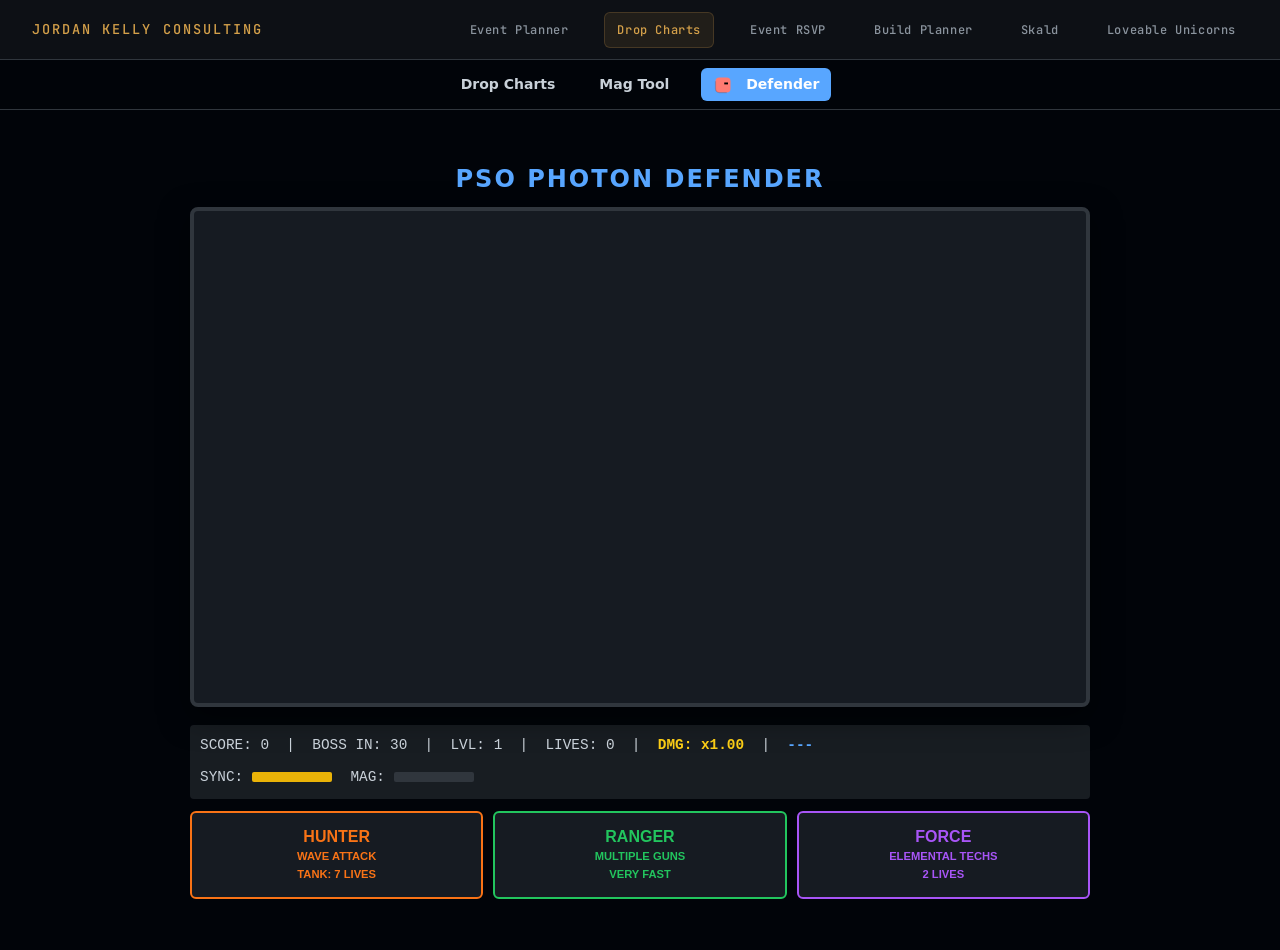
<file: pso-drop-charts/defender.html>
<!DOCTYPE html>
<html lang="en">
<head>
    <meta charset="UTF-8">
    <meta name="viewport" content="width=device-width, initial-scale=1.0, maximum-scale=1.0, user-scalable=no">
    <title>PSO Photon Defender</title>
    <link rel="stylesheet" href="style.css">
    <link rel="stylesheet" href="../global-nav.css">
    <!--
        This copy of the original Photon Defender has been modified to address
        gameplay feedback. The most notable changes are:

        - Weapon evolution now caps at ten levels. Once maxed out, additional
          weapon pickups add to a separate damage multiplier which is shown in
          the HUD. A floating indicator notifies players whenever the
          multiplier increases, rewarding consecutive pickups.

        - Boss encounters are more varied. Each boss now comes with its own
          behaviours and attack patterns to differentiate the fights and make
          them feel unique. See spawnBossSequence and spawnEnemyBullet for
          details.

        - Classes have been rebalanced. Each class retains a unique strength
          but weaknesses are smoothed out. Hunters deal the most damage,
          Rangers excel at rapid crowd control, and Forces gain homing attacks
          and a time‑slow ability during boss fights when upgraded.

        - Additional HUD elements and floating text surface upgrades and
          multipliers to the player in real time.
    -->
    <style>
        :root {
            --bg: #010409;
            --fg: #c9d1d9;
            --primary: #58a6ff;
            --secondary: #facc15;
            --danger: #d8616f;
            --hunter: #f97316;
            --ranger: #22c55e;
            --force: #a855f7;
            font-family: 'Segoe UI', Tahoma, Geneva, Verdana, sans-serif;
        }
        body {
            margin: 0;
            background: var(--bg);
            color: var(--fg);
            display: flex;
            flex-direction: column;
            min-height: 100vh;
            overflow-x: hidden;
            overscroll-behavior: none;
        }
        .game-world-wrapper {
            display: flex;
            flex-direction: column;
            justify-content: center;
            align-items: center;
            flex-grow: 1;
            padding: 10px;
            box-sizing: border-box;
            min-height: calc(100vh - 60px);
        }
        h1 {
            color: var(--primary);
            margin: 0 0 10px 0;
            font-size: 1.5rem;
            text-transform: uppercase;
            letter-spacing: 2px;
            text-align: center;
        }
        #gamePanel {
            position: relative;
            width: 100%;
            max-width: 900px;
            margin: 0 auto;
        }
        canvas {
            background: #161b22;
            border: 4px solid #30363d;
            border-radius: 8px;
            width: 100%;
            height: auto;
            max-height: 500px;
            box-shadow: 0 10px 30px rgba(0,0,0,0.5);
            touch-action: none;
        }
        /* Screen Shake */
        @keyframes damage-shake {
            0% { transform: translate(0, 0); border-color: #ef4444; }
            20% { transform: translate(-10px, 0); border-color: #ef4444; }
            40% { transform: translate(10px, 0); border-color: #ef4444; }
            60% { transform: translate(-10px, 0); border-color: #ef4444; }
            80% { transform: translate(10px, 0); border-color: #ef4444; }
            100% { transform: translate(0, 0); border-color: #30363d; }
        }
        .shake-effect { animation: damage-shake 0.4s; }
        /* Notifications */
        #boss-warning {
            display: none;
            position: absolute;
            top: 40%;
            left: 50%;
            transform: translate(-50%, -50%);
            color: #ef4444;
            font-size: 2rem;
            font-weight: bold;
            text-shadow: 0 0 10px #000;
            text-align: center;
            animation: flash 0.5s infinite alternate;
            z-index: 10;
        }
        @keyframes flash { from { opacity: 1; } to { opacity: 0; } }
        /* Rare Notification */
        #rare-notification {
            display: none;
            position: absolute;
            top: 30%;
            left: 50%;
            transform: translate(-50%, -50%);
            color: #ef4444;
            font-size: 3rem;
            font-weight: 900;
            text-shadow: 0 0 20px #ff0000;
            text-align: center;
            z-index: 20;
            pointer-events: none;
            animation: rarePulse 0.5s infinite alternate;
        }
        @keyframes rarePulse { from { transform: translate(-50%, -50%) scale(1); } to { transform: translate(-50%, -50%) scale(1.2); } }
        /* Damage Text Float */
        .dmg-float {
            position: absolute;
            color: #facc15;
            font-weight: bold;
            font-size: 1.5rem;
            text-shadow: 0 2px 4px #000;
            pointer-events: none;
            animation: floatUp 1.5s ease-out forwards;
            z-index: 15;
        }
        @keyframes floatUp {
            0% { transform: translateY(0) scale(1); opacity:1; }
            100% { transform: translateY(-50px) scale(1.5); opacity:0; }
        }
        .hud {
            display: flex;
            flex-wrap: wrap;
            justify-content: space-between;
            align-items: center;
            color: var(--fg);
            font-family: 'Courier New', monospace;
            margin-top: 12px;
            font-size: 0.9rem;
            background: rgba(48, 54, 61, 0.5);
            padding: 10px;
            border-radius: 4px;
            gap: 10px;
        }
        .controls-area {
            margin-top: 12px;
            display: flex;
            flex-direction: column;
            gap: 10px;
        }
        #classSelect {
            display: grid;
            grid-template-columns: repeat(3, 1fr);
            gap: 10px;
        }
        .button {
            padding: 15px;
            border: 2px solid var(--primary);
            border-radius: 6px;
            background: #161b22;
            color: var(--primary);
            font-weight: bold;
            cursor: pointer;
            transition: 0.2s;
            font-size: 1rem;
            text-transform: uppercase;
            text-align: center;
            width: 100%;
        }
        .button:hover, .button:active { background: var(--primary); color: #fff; }
        .btn-hunter { border-color: var(--hunter); color: var(--hunter); }
        .btn-hunter:hover { background: var(--hunter); color: #fff; }
        .btn-ranger { border-color: var(--ranger); color: var(--ranger); }
        .btn-ranger:hover { background: var(--ranger); color: #fff; }
        .btn-force { border-color: var(--force); color: var(--force); }
        .btn-force:hover { background: var(--force); color: #fff; }
        #scoreForm { display: none; flex-direction: row; gap: 10px; }
        #playerName {
            flex: 1;
            padding: 10px;
            background: #0d1117;
            border: 1px solid #30363d;
            color: white;
            border-radius: 4px;
            font-family: 'Courier New', monospace;
        }
        #leaderboard {
            display: none;
            margin-top: 15px;
            background: #0d1117;
            border: 1px solid #30363d;
            border-radius: 6px;
            padding: 10px;
            font-family: 'Courier New', monospace;
        }
        .lb-title { color: var(--secondary); font-weight: bold; text-align: center; margin-bottom: 5px; }
        .lb-row { display: grid; grid-template-columns: 2fr 1fr 1fr; border-bottom: 1px solid #30363d; padding: 4px 0; }
        .lb-row:last-child { border-bottom: none; }
        .lb-name { color: var(--primary); font-weight: bold;}
        .lb-class { text-align: center; font-size: 0.8em; text-transform: uppercase; }
        .lb-score { color: #fff; text-align: right; }
        .c-hunter { color: var(--hunter); }
        .c-ranger { color: var(--ranger); }
        .c-force  { color: var(--force); }
        .mobile-hint {
            display: none;
            text-align: center;
            font-size: 0.8rem;
            color: #8b949e;
            margin-top: 5px;
        }
        @media (pointer: coarse) { .mobile-hint { display: block; } }
    </style>
</head>
<body>
    <div id="nav-placeholder"></div>
    <div class="game-world-wrapper">
        <h1>PSO Photon Defender</h1>
        <div id="gamePanel">
            <div id="boss-warning">WARNING<br>BOSS APPROACHING</div>
            <div id="rare-notification">RARE DROP ACQUIRED!</div>
            <div id="dmg-container"></div>
            <canvas id="canvas" width="900" height="500"></canvas>
            <div class="hud">
                <div>
                    SCORE: <span id="score">0</span>
                    &nbsp;|&nbsp; BOSS IN: <span id="boss-counter">30</span>
                    &nbsp;|&nbsp; LVL: <span id="level">1</span>
                    &nbsp;|&nbsp; LIVES: <span id="lives">0</span>
                    &nbsp;|&nbsp; <span id="dmg-mult" style="color:#facc15; font-weight:bold;">DMG: x1.00</span>
                    <!-- Display the current weapon or tech for the player.  This helps convey class builds and makes upgrades more obvious. -->
                    &nbsp;|&nbsp; <span id="weapon-info" style="color:#58a6ff; font-weight:bold;">---</span>
                </div>
                <div>
                    SYNC:
                    <span id="sync-bar" style="display:inline-block;width:80px;height:10px;background:#30363d;vertical-align:middle;border-radius:2px;overflow:hidden; margin-right:10px;">
                        <span id="sync-fill" style="display:block;height:100%;background:#eab308;width:100%;"></span>
                    </span>
                    MAG:
                    <span id="blast-bar" style="display:inline-block;width:80px;height:10px;background:#30363d;vertical-align:middle;border-radius:2px;overflow:hidden;">
                        <span id="blast-fill" style="display:block;height:100%;background:var(--primary);width:0%;"></span>
                    </span>
                </div>
            </div>
            <div class="controls-area">
                <div id="classSelect">
                    <button class="button btn-hunter" onclick="startGame('hunter')">
                        HUNTER<br><span style="font-size:0.7em">Wave Attack<br>Tank: 7 Lives</span>
                    </button>
                    <button class="button btn-ranger" onclick="startGame('ranger')">
                        RANGER<br><span style="font-size:0.7em">Multiple Guns<br>Very Fast</span>
                    </button>
                    <button class="button btn-force" onclick="startGame('force')">
                        FORCE<br><span style="font-size:0.7em">Elemental Techs<br>2 Lives</span>
                    </button>
                </div>
                <button id="retryBtn" class="button" style="display:none">TRY AGAIN</button>
                <div id="scoreForm">
                    <input type="text" id="playerName" placeholder="ENTER NAME" maxlength="10">
                    <button id="submitScoreBtn" class="button" style="width:auto; background:#238636; border-color:#238636; color:white;">SUBMIT SCORE</button>
                </div>
                <div id="leaderboard">
                    <div class="lb-title">--- TOP HUNTERS ---</div>
                    <div id="lb-content">Loading...</div>
                </div>
            </div>
            <div class="mobile-hint">Touch & Drag to Move • Double Tap to Blast</div>
        </div>
    </div>
    <script>
        const SCRIPT_URL = "https://script.google.com/macros/s/AKfycbx6T_nPSiK2jQIyWI09Jgcf2g8q9F_6JENVPWoaGbWoft2xIGOCJpnbehX2VJwGXpc/exec";
        // load nav
        fetch('nav.html')
            .then(res => res.text())
            .then(data => {
                const holder = document.getElementById('nav-placeholder');
                if(holder) holder.innerHTML = data;
                const link = document.querySelector('a[href="defender.html"]');
                if (link) link.classList.add('active');
            }).catch(e => console.log("Nav not found"));
        // Preload map background image and cropping coordinates for each area.  This
        // composite image contains four quadrants representing Forest, Caves,
        // Mines and Ruins. Each quadrant is 768x512 pixels in the 1536x1024 image.
        const areaBackgroundImg = new Image();
        areaBackgroundImg.src = 'assets/areas-background.png';
        // Source coordinates for cropping each area from the composite image.
        const areaCoords = {
            forest: { sx: 0,   sy: 0   },
            caves:  { sx: 768, sy: 0   },
            mines:  { sx: 0,   sy: 512 },
            ruins:  { sx: 768, sy: 512 }
        };
        // Preload unique boss room backgrounds.  Each boss fight uses its own
        // pixel art scene, stored in the same directory.  If these images are
        // missing or fail to load, the game will gracefully fall back to the
        // area background or a solid colour.
        const bossBackgrounds = {
            dragon: new Image(),
            derolle: new Image(),
            volopt: new Image(),
            falz: new Image()
        };
        bossBackgrounds.dragon.src = 'assets/boss-dragon.png';
        bossBackgrounds.derolle.src = 'assets/boss-derolle.png';
        bossBackgrounds.volopt.src = 'assets/boss-volopt.png';
        bossBackgrounds.falz.src = 'assets/boss-falz.png';

        // Preload character sprites for each class.  These images should
        // reside in the same directory as this HTML file.  If an image
        // fails to load, the game will fall back to drawing a triangle
        // representation for the player.  Naming convention: sprite-hunter.png,
        // sprite-ranger.png, sprite-mage.png (force class uses mage sprite).
        const spriteImages = {
            hunter: new Image(),
            ranger: new Image(),
            force:  new Image()
        };
        spriteImages.hunter.src = 'assets/sprite-hunter.png';
        spriteImages.ranger.src = 'assets/sprite-ranger.png';
        spriteImages.force.src  = 'assets/sprite-mage.png';

        /*
         * Define stats for each enemy type, including new area‑specific and
         * elite enemies.  Each entry specifies the sprite dimensions,
         * hitpoints, speed, colour and whether the enemy can shoot.  Elite
         * enemies (isElite: true) have more HP and unique bullet hell
         * patterns, and they drop powerups more often when defeated.
         */
        const enemyData = {
            // Forest
            rappy:   { w: 36, h: 36, hp: 1,  speed: 3,   color: '#facc15', canShoot: false, isElite: false },
            booma:   { w: 42, h: 42, hp: 2,  speed: 2.5, color: '#2ea043', canShoot: false, isElite: false },
            sinow:   { w: 50, h: 50, hp: 3,  speed: 3.5, color: '#c084fc', canShoot: true,  isElite: false },
            alrappy:{ w: 36, h: 36, hp: 3,  speed: 2.5, color: '#f87171', canShoot: true,  isElite: true  },
            // Forest elite: Hildebear – a large creature that lumbers
            // slowly and attacks with a radial shockwave.  Its shots are
            // slower than other elites but have large hitboxes.  Treat as
            // elite so it appears infrequently.
            hildebear: { w: 80, h: 80, hp: 6, speed: 1.8, color: '#78350f', canShoot: true, isElite: true },
            // Caves
            evilshark:{ w: 48, h: 48, hp: 3,  speed: 3,   color: '#0ea5e9', canShoot: false, isElite: false },
            poisonlily:{w: 44, h: 50, hp: 2,  speed: 2.5, color: '#6d28d9', canShoot: true,  isElite: false },
            grassass:{ w: 38, h: 38, hp: 2,  speed: 3.5, color: '#15803d', canShoot: false, isElite: false },
            nano:    { w: 60, h: 60, hp: 5,  speed: 2,   color: '#c084fc', canShoot: true,  isElite: true  },
            // Mines
            baranz:  { w: 80, h: 80, hp: 8,  speed: 1.5, color: '#ef4444', canShoot: true,  isElite: true  },
            gilchic:{ w: 44, h: 50, hp: 3,  speed: 2.5, color: '#8b5cf6', canShoot: true,  isElite: false },
            canane: { w: 60, h: 60, hp: 6,  speed: 1.8, color: '#3b82f6', canShoot: true,  isElite: true  },
            // Ruins
            dimeni:  { w: 50, h: 50, hp: 4,  speed: 2.8, color: '#eab308', canShoot: false, isElite: false },
            chaos:   { w: 80, h: 80, hp: 8,  speed: 1.8, color: '#ef4444', canShoot: true,  isElite: true  }
        };

        /*
         * Map each area to the list of enemy type keys that can appear there.
         * Rare/elite enemies are included but will be selected less often.
         */
        const areaEnemies = {
            forest: ['rappy','booma','sinow','alrappy','hildebear'],
            caves:  ['booma','sinow','evilshark','poisonlily','grassass','nano'],
            mines:  ['sinow','baranz','gilchic','canane'],
            ruins:  ['booma','sinow','dimeni','chaos']
        };

        /*
         * Utility: lighten a hex colour by a percentage.  Takes a hex string
         * (e.g. "#ef4444") and returns a new colour string with RGB values
         * increased towards 255 by the specified percent.  Used to create
         * telegraph colours for bosses when they are about to attack.
         */
        function lightenColor(color, percent) {
            try {
                let num = parseInt(color.slice(1), 16);
                let r = (num >> 16) & 0xFF;
                let g = (num >> 8) & 0xFF;
                let b = num & 0xFF;
                r = Math.min(255, Math.round(r + (255 - r) * percent));
                g = Math.min(255, Math.round(g + (255 - g) * percent));
                b = Math.min(255, Math.round(b + (255 - b) * percent));
                return '#' + ((r << 16) | (g << 8) | b).toString(16).padStart(6, '0');
            } catch(e) {
                return color;
            }
        }

        class Game {
            constructor(canvas, playerClass) {
                this.bossKillTarget = 30;
                this.killsToBoss = this.bossKillTarget;

                this.canvas = canvas;
                this.ctx = canvas.getContext('2d');
                this.width = canvas.width;
                this.height = canvas.height;
                this.running = false;
                this.playerClass = playerClass || 'hunter';
                this.player = {
                    x: 50, y: this.height / 2 - 20, w: 40, h: 40,
                    dy: 0, dx: 0,
                    speed: 5, lives: 3, invincible: 0,
                    weaponLevel: 1,
                    syncTimer: 1000,
                    maxSync: 1000,
                    shootInterval: 12,
                    damageMultiplier: 1.0,
                    rareTimer: 0,
                    // rareEffect tracks which rare upgrade is active (hunter, ranger, force) or null
                    rareEffect: null,
                    slowTimer: 0,
                    // Weapon type indicates the current weapon build.  For
                    // hunters this remains 'normal' (large sabers); for
                    // rangers this may be 'handgun','shotgun','rifle' or
                    // 'bazooka'; for force this is 'tech'.
                    weaponType: 'normal',
                    // Element for force characters: 'fire','lightning','ice'
                    element: 'fire',
                    // Shields absorb hits before lives are reduced.  Each shield
                    // collected via a powerup allows the player to take one hit
                    // without losing a life.  Shields are displayed next to
                    // hearts.  Starts at zero.
                    shield: 0
                };

        // Track which boss is currently active.  When a boss spawns,
        // spawnBossSequence will set this value to the boss's type
        // (e.g. 'dragon', 'derolle', 'volopt', 'falz').  When the boss
        // is defeated, killEnemy resets this property to null.
        this.currentBossType = null;
                if (this.playerClass === 'hunter') {
                    // Hunters are tanky and slow: grant more lives and lower speed
                    this.player.lives = 7;
                    this.player.speed = 3;
                    this.magRate = 1.0;
                    this.player.damage = 0.8;
                    this.player.weaponType = 'normal';
                } else if (this.playerClass === 'ranger') {
                    // Rangers are fast but fragile: standard lives and high speed
                    this.player.lives = 3;
                    this.player.speed = 9;
                    this.magRate = 1.0;
                    this.player.damage = 0.5;
                    // Start with a handgun; other guns will be unlocked through upgrades
                    this.player.weaponType = 'handgun';
                } else if (this.playerClass === 'force') {
                    // Mages have few lives but powerful tech; give a second life
                    this.player.lives = 2;
                    this.player.speed = 3;
                    this.magRate = 2.0;
                    this.player.shootInterval = 25;
                    this.player.damage = 0.4;
                    // Start with fire element
                    this.player.weaponType = 'tech';
                    this.player.element = 'fire';
                }
                this.score = 0;
                this.highScore = parseInt(localStorage.getItem('psoHighScore') || '0', 10);
                this.level = 1;
                this.frame = 0;
                this.spawnRate = 60;
                this.bullets = [];
                this.enemies = [];
                this.powerUps = [];
                this.enemyBullets = [];
                this.blastEnergy = 0;
                this.bossSpawnedForLevel = false;
                // Track enemy kills to determine when to level up and spawn bosses.
                this.killsThisLevel = 0;
                // Determine how many kills are required for the next level.  Start
                // with a moderate number and increase slightly with each level.
                this.levelTargetKills = 30;
                // Current area (used to change background). Initially start in forest.
                this.area = 'forest';
                // Colours representing each map area. These can be tuned to taste.
                this.areaColors = {
                    forest: '#052e16', // dark green
                    caves: '#0e2433',  // deep blue
                    mines: '#2e2e2e',  // dark grey
                    ruins: '#40263e'   // purple
                };
                this.input = { up: false, down: false, left: false, right: false, shoot: false, blast: false };
                this.lastTouchEnd = 0;
                this.isTouchActive = false;
                this.sounds = {
                    shoot: (freq = 880) => this.playSfx(freq, 'square', 0.08, 0.05),
                    hit: () => this.playSfx(440, 'square', 0.1),
                    explode: () => this.playSfx(220, 'sawtooth', 0.3),
                    power: () => this.playSfx(620, 'triangle', 0.2),
                    blast: () => this.playSfx(110, 'sine', 0.5, 0.2),
                    warning: () => this.playSfx(150, 'sawtooth', 0.8, 0.2),
                    levelup: () => this.playSfx(880, 'triangle', 0.5, 0.2),
                    powerdown: () => this.playSfx(150, 'square', 0.5, 0.2),
                    rare: () => this.playSfx(1200, 'square', 1.0, 0.3)
                };
                this.initInputs();

        // Assign the preloaded images to this instance so that render()
        // can access them.  The global bossBackgrounds object is
        // defined outside the class and contains Image objects keyed by
        // boss type.
        this.bossBackgrounds = bossBackgrounds;

        // Store sprite images for class avatars.  If these images are
        // unavailable or fail to load, the game will draw a triangle
        // representation instead.  See the spriteImages definition in
        // the global scope above.
        this.spriteImages = spriteImages;

        // Bind methods that may be used as callbacks to ensure that
        // `this` always refers to the Game instance.  Without binding,
        // calling spawnEnemy() from within other methods (e.g. inside
        // spawnEnemyBullet) could result in an undefined context if
        // JavaScript's `this` is rebound (for example, when using the
        // function as an event handler).  Binding here prevents errors
        // like “spawnEnemy is not a function”.
        this.spawnEnemy = this.spawnEnemy.bind(this);
        this.spawnEnemyBullet = this.spawnEnemyBullet.bind(this);
                // Store a reference to the global background image. It will
                // load asynchronously; when complete the render method will
                // draw the appropriate quadrant based on the current area.
                this.backgroundImg = areaBackgroundImg;
            }
            initInputs() {
                window.addEventListener('keydown', (e) => {
                    if (!this.running) return;
                    if (e.code === 'ArrowUp' || e.code === 'KeyW') this.input.up = true;
                    if (e.code === 'ArrowDown' || e.code === 'KeyS') this.input.down = true;
                    if (e.code === 'ArrowLeft' || e.code === 'KeyA') this.input.left = true;
                    if (e.code === 'ArrowRight' || e.code === 'KeyD') this.input.right = true;
                    if (e.code === 'Space') this.input.shoot = true;
                    if (e.code === 'ShiftLeft' || e.code === 'KeyX') this.input.blast = true;
                });
                window.addEventListener('keyup', (e) => {
                    if (!this.running) return;
                    if (e.code === 'ArrowUp' || e.code === 'KeyW') this.input.up = false;
                    if (e.code === 'ArrowDown' || e.code === 'KeyS') this.input.down = false;
                    if (e.code === 'ArrowLeft' || e.code === 'KeyA') this.input.left = false;
                    if (e.code === 'ArrowRight' || e.code === 'KeyD') this.input.right = false;
                    if (e.code === 'Space') this.input.shoot = false;
                    if (e.code === 'ShiftLeft' || e.code === 'KeyX') this.input.blast = false;
                });
                const getTouchPos = (e) => {
                    const rect = this.canvas.getBoundingClientRect();
                    const scaleY = this.canvas.height / rect.height;
                    const scaleX = this.canvas.width / rect.width;
                    return {
                        x: (e.touches[0].clientX - rect.left) * scaleX,
                        y: (e.touches[0].clientY - rect.top) * scaleY
                    };
                };
                this.canvas.addEventListener('touchstart', (e) => {
                    if (!this.running) return;
                    e.preventDefault();
                    this.isTouchActive = true;
                    this.input.shoot = true;
                    const currentTime = new Date().getTime();
                    const tapLength = currentTime - this.lastTouchEnd;
                    if (tapLength < 300 && tapLength > 0) this.triggerBlast();
                    this.lastTouchEnd = currentTime;
                    const pos = getTouchPos(e);
                    this.handleTouchMove(pos.x, pos.y);
                }, {passive: false});
                this.canvas.addEventListener('touchmove', (e) => {
                    if (!this.running) return;
                    e.preventDefault();
                    const pos = getTouchPos(e);
                    this.handleTouchMove(pos.x, pos.y);
                }, {passive: false});
                this.canvas.addEventListener('touchend', (e) => {
                    if (!this.running) return;
                    e.preventDefault();
                    if (e.touches.length === 0) {
                        this.isTouchActive = false;
                        this.input.shoot = false;
                        this.player.dy = 0;
                        this.player.dx = 0;
                    }
                }, {passive: false});
            }
            handleTouchMove(xPos, yPos) {
                this.player.y = yPos - (this.player.h / 2);
                this.player.x = xPos - (this.player.w / 2);
            }
            triggerBlast() {
                if (this.blastEnergy >= 100) {
                    this.input.blast = true;
                    setTimeout(() => this.input.blast = false, 200);
                }
            }
            start() {
                this.running = true;
                this.loop();
            }
            loop() {
                if (!this.running) return;
                this.update();
                this.render();
                requestAnimationFrame(() => this.loop());
            }
            spawnBossSequence(name, type, color) {
                this.bossSpawnedForLevel = true;
                // Record the type of boss that is about to spawn so that
                // render() can display the appropriate boss room background.
                this.currentBossType = type;
                const warning = document.getElementById('boss-warning');
                warning.innerHTML = `WARNING<br>${name.toUpperCase()}`;
                warning.style.display = 'block';
                this.sounds.warning();
                this.enemies = [];
                setTimeout(() => {
                    warning.style.display = 'none';
                    // Reduce boss HP to make fights less punishing. The first boss
                    // (dragon on level 5) receives a higher starting value but
                    // overall health values are lower than before. See issue
                    // report “boss is too hard. less hp on boss. slightly easier
                    // for first boss.”
                    // Further reduce boss HP to address feedback that fights
                    // remain too long.  Base HP starts lower and scales
                    // modestly with level.  Dragon on level 5 still gets a
                    // slightly larger pool.
                   // MUCH lower HP – bosses rely on patterns, not sponge HP
                    let baseHp = 120;          // was 500–800
                    let hpScale = 20;          // was 150 per level
                    let hp = baseHp + (this.level * hpScale);
                    
                    // Dragon slightly beefier, but still reasonable
                    if (type === 'dragon') hp += 40;

                    let boss = {
                        type: type,
                        isBoss: true,
                        x: this.width + 100,
                        y: this.height/2 - 75,
                        w: 150,
                        h: 150,
                        hp: hp,
                        maxHp: hp,
                        speed: 2,
                        color: color,
                        baseColor: color,
                        canShoot: true,
                        shotTimer: 60,
                        telegraph: 0,
                        telegraphColor: null,
                        patternIndex: 0
                    };
                    this.enemies.push(boss);

                    // Spawn a handful of add‑on enemies alongside the boss.
                    // These smaller enemies provide an opportunity to earn
                    // upgrades during the boss fight.  They are marked with
                    // alwaysDrops=true so that they will always drop a
                    // weapon upgrade when defeated.  Their types alternate
                    // between booma and sinow to introduce variety.
                    for (let i = 0; i < 3; i++) {
                        const addType = (i % 2 === 0) ? 'booma' : 'sinow';
                        let minion = { type: addType, alwaysDrops: true, canShoot: false };
                        // Position add‑ons slightly off‑screen to the right so they
                        // enter the battlefield shortly after the boss.  Stagger
                        // their vertical positions across the screen.
                        minion.x = this.width + 150 + i * 60;
                        minion.y = Math.random() * (this.height - 60);
                        if (addType === 'booma') {
                            Object.assign(minion, { w: 42, h: 42, hp: 2, maxHp: 2, speed: 2.5, color: '#2ea043', canShoot: false });
                        } else if (addType === 'sinow') {
                            Object.assign(minion, { w: 50, h: 50, hp: 3, maxHp: 3, speed: 3.5, color: '#c084fc', canShoot: true });
                        }
                        this.enemies.push(minion);
                    }
                }, 3000);
            }
            update() {
                document.getElementById('boss-counter').textContent = this.killsToBoss;

                this.frame++;
                // Determine if a boss is currently active.  This flag
                // must be defined before any references below (e.g. to
                // prevent reference errors).  It is recomputed at the
                // beginning of each update cycle.
                let isBossActive = this.enemies.some(e => e.isBoss);
                // Remove time‑based level progression.  Levels now advance
                // based on the number of enemies defeated (killsThisLevel).
                // The old timer‑based mechanic that incremented the level
                // every 1500 frames has been removed to prevent bosses
                // from spawning while a previous boss is still alive.  See
                // the kill threshold check near the end of this update
                // method for the new progression logic.
                // Determine the current map area based on the player's level.
                // Levels 1–4: forest, 5–9: caves, 10–14: mines, 15+: ruins.
                if (this.level < 5) {
                    this.area = 'forest';
                } else if (this.level < 10) {
                    this.area = 'caves';
                } else if (this.level < 15) {
                    this.area = 'mines';
                } else {
                    this.area = 'ruins';
                }
                // Spawn a boss only when the appropriate level is reached
                // and no other boss is currently active.  Without the
                // isBossActive check, a new boss could spawn while the
                // previous one is still alive if the level advances due to
                // kills.  The bossSpawnedForLevel flag prevents multiple
                // spawns for the same level.
               if (!isBossActive && this.killsToBoss <= 0 && !this.bossSpawnedForLevel) {
                    const bossTable = [
                        { name:'Dragon',  type:'dragon',  color:'#eab308' },
                        { name:'De Rol Le',type:'derolle', color:'#a855f7' },
                        { name:'Vol Opt',  type:'volopt',  color:'#ef4444' },
                        { name:'Dark Falz',type:'falz',    color:'#c084fc' }
                    ];
                
                    const bossIndex = Math.min(
                        Math.floor(this.level / 3),
                        bossTable.length - 1
                    );
                
                    const boss = bossTable[bossIndex];
                    this.spawnBossSequence(boss.name, boss.type, boss.color);
                
                    this.bossSpawnedForLevel = true;
                    this.killsToBoss = this.bossKillTarget;
                }

                if (this.player.rareTimer > 0) {
                    this.player.rareTimer--;
                    if (this.player.rareTimer === 0) {
                        // Rare effect wears off: hide notification and clear effect
                        document.getElementById('rare-notification').style.display = 'none';
                        this.player.rareEffect = null;
                    } else if (this.player.rareEffect === 'force' && this.player.rareTimer % 15 === 0) {
                        // Force rare effect: spawn a vertical homing beam at a random enemy
                        if(this.enemies.length > 0) {
                            let target = this.enemies[Math.floor(Math.random() * this.enemies.length)];
                            this.bullets.push({
                                x: target.x, y: target.y - 100,
                                w: 20, h: 100, s: 0,
                                piercing: true, homing: false, life: 10,
                                isGrants: true
                            });
                        }
                    }
                }
                if (this.player.syncTimer > 0) {
                    this.player.syncTimer--;
                } else {
                    if (this.player.weaponLevel > 1) {
                        this.player.weaponLevel--;
                        this.player.syncTimer = this.player.maxSync;
                        this.sounds.powerdown();
                        if (this.player.weaponLevel < 10) this.player.damageMultiplier = 1.0;
                    }
                }
                if (!this.isTouchActive) {
                    if (this.input.up) this.player.dy = -this.player.speed;
                    else if (this.input.down) this.player.dy = this.player.speed;
                    else this.player.dy = 0;
                    this.player.y += this.player.dy;
                    if (this.input.left) this.player.dx = -this.player.speed;
                    else if (this.input.right) this.player.dx = this.player.speed;
                    else this.player.dx = 0;
                    this.player.x += this.player.dx;
                }
                this.player.y = Math.max(0, Math.min(this.height - this.player.h, this.player.y));
                this.player.x = Math.max(0, Math.min(this.width - this.player.w, this.player.x));
                let shootRate = this.player.shootInterval;
                // Ranger rare effect dramatically reduces shoot interval for bullet hell
                if (this.player.rareTimer > 0 && this.player.rareEffect === 'ranger') shootRate = 2;
                if (this.input.shoot && this.frame % shootRate === 0) this.shoot();
                if (this.input.blast && this.blastEnergy >= 100) this.photonBlast();
                if (this.player.slowTimer > 0) {
                    this.player.slowTimer--;
                    if (this.frame % 2 !== 0) return;
                }
                // Recompute isBossActive later only if needed; we
                // maintain the earlier definition at the top of update.
                if (!isBossActive && this.frame % this.spawnRate === 0) this.spawnEnemy();
                // Remove the periodic random power‑up spawns.  Players must now
                // defeat enemies or boss add‑ons to earn weapon upgrades and
                // consumables.  This line used to call spawnPowerUp every 600
                // frames but has been removed in response to feedback that
                // drop rates were too high and random upgrades undermined
                // progression.
                // if (this.frame % 600 === 0) this.spawnPowerUp();
                this.bullets.forEach((b, i) => {
                    if (b.isGrants) {
                        b.y += 20;
                    } else {
                        b.x += b.s;
                        if (b.homing) {
                            let nearest = null;
                            let minDist = 9999;
                            this.enemies.forEach(e => {
                                let dist = Math.hypot(e.x - b.x, e.y - b.y);
                                if (dist < minDist && e.x > b.x) {
                                    minDist = dist;
                                    nearest = e;
                                }
                            });
                            if (nearest) {
                                let dy = nearest.y - b.y;
                                let turnSpeed = 1.0;
                                if (Math.abs(dy) < turnSpeed) b.y += dy;
                                else b.y += Math.sign(dy) * turnSpeed;
                            }
                        }
                    }
                    if (b.x > this.width || b.x < 0 || b.y < 0 || b.y > this.height) {
                        this.bullets.splice(i, 1);
                    } else if (b.life && --b.life <= 0) {
                        this.bullets.splice(i, 1);
                    }
                });
                this.enemies.forEach((e, i) => {
                    if (e.isBoss) {
                        if (e.x > this.width - e.w - 20) {
                            e.x -= e.speed;
                        } else {
                            e.x = (this.width - e.w - 20) + Math.sin(this.frame / 70) * 40;
                        }
                        let sweepRange = (this.height - 100);
                        e.y = (this.height/2 - e.h/2) + Math.sin(this.frame / 60) * (sweepRange / 2);
                    } else {
                        e.x -= e.speed;
                        if (e.type === 'sinow') e.y += Math.sin(this.frame / 10) * e.speed;
                    }
                    if (this.checkCollision(e, this.player) && this.player.invincible <= 0) {
                        // Hunter rare effect grants temporary invincibility
                        if (!(this.player.rareTimer > 0 && this.player.rareEffect === 'hunter')) {
                            this.takeHit();
                            if (!e.isBoss) {
                                this.enemies.splice(i, 1);
                                return;
                            }
                        }
                    }
                    if (e.x + e.w < 0) this.enemies.splice(i, 1);
                    if (e.canShoot) {
                        e.shotTimer--;
                        if (e.isBoss) {
                            // Bosses telegraph their attacks: when the shot timer
                            // expires and no telegraph is in progress, begin a
                            // telegraph period.  During telegraph, the boss
                            // changes colour (lighter) and enlarges.  When
                            // telegraph ends, the attack is executed.
                            if (e.telegraph > 0) {
                                e.telegraph--;
                                if (e.telegraph === 0) {
                                    // Telegraph finished: fire the attack
                                    this.spawnEnemyBullet(e);
                                    // Reset boss colour
                                    e.color = e.baseColor;
                                    // Set next shot timer for bosses.  Longer
                                    // cooldown produces bullet hell without
                                    // overwhelming the player.  Add some
                                    // randomness to avoid monotony.
                                    e.shotTimer = 100 + Math.random() * 40;
                                }
                            } else if (e.shotTimer <= 0) {
                                // Begin telegraph
                                e.telegraph = 30; // telegraph duration in frames
                                // Compute lighter colour for telegraph effect
                                e.telegraphColor = lightenColor(e.baseColor, 0.5);
                                e.color = e.telegraphColor;
                                // Reset shot timer to 0 so that telegraph countdown
                                // handles the firing schedule
                                e.shotTimer = 0;
                            }
                        } else {
                            // Non-boss shooting behaviour remains unchanged
                            if (e.shotTimer <= 0) {
                                this.spawnEnemyBullet(e);
                                e.shotTimer = 90 + Math.random() * 20;
                            }
                        }
                    }
                });
                this.powerUps.forEach((p, i) => {
                    p.x -= p.speed;
                    if (this.checkCollision(p, this.player)) {
                        this.applyPowerUp(p);
                        this.powerUps.splice(i, 1);
                        return;
                    }
                    if (p.x + p.w < 0) this.powerUps.splice(i, 1);
                });
                this.bullets.forEach((b, bi) => {
                    this.enemies.forEach((e, ei) => {
                        if (this.checkCollision(b, e)) {
                            let baseDmg = this.player.damage;
                            let dmg = baseDmg * this.player.damageMultiplier;
                            if (this.player.rareTimer > 0) {
                                // Hunter rare effect dramatically increases damage
                                if (this.player.rareEffect === 'hunter') dmg = 10;
                                // Force rare effect grants moderate damage boost
                                if (this.player.rareEffect === 'force') dmg = 5;
                            }
                            e.hp -= dmg;
                            this.sounds.hit();
                            if (!b.piercing) this.bullets.splice(bi, 1);
                            if (e.hp <= 0) {
                                this.killEnemy(e);
                                this.enemies.splice(ei, 1);
                            }
                        }
                    });
                });
                if (this.player.weaponType === 'laser') {
                    const beamY1 = this.player.y + this.player.h * 0.25;
                    const beamY2 = this.player.y + this.player.h * 0.75;
                    this.enemies.forEach((e, ei) => {
                        if (e.x + e.w > this.player.x + this.player.w && e.y < beamY2 && e.y + e.h > beamY1) {
                            e.hp -= (0.5 * this.player.damageMultiplier);
                            if (e.hp <= 0) {
                                this.killEnemy(e);
                                this.enemies.splice(ei, 1);
                            }
                        }
                    });
                }
                this.enemyBullets.forEach((eb, ei) => {
                    eb.x -= (eb.vx || eb.s || 0);
                    eb.y += (eb.vy || 0);
                    if (this.checkCollision(eb, this.player) && this.player.invincible <= 0) {
                        // Hunter rare effect confers invincibility against enemy bullets
                        if (!(this.player.rareTimer > 0 && this.player.rareEffect === 'hunter')) {
                            this.takeHit();
                            this.enemyBullets.splice(ei, 1);
                            return;
                        }
                    }
                    if (eb.x + eb.w < 0 || eb.y + eb.h < 0 || eb.y > this.height) this.enemyBullets.splice(ei, 1);
                });
                if (this.player.invincible > 0) this.player.invincible--;
                document.getElementById('score').textContent = this.score;
                let lvlDisplay = this.player.weaponLevel >= 10 ? "10 (MAX)" : this.player.weaponLevel;
                document.getElementById('level').textContent = lvlDisplay;
                // Update lives display
                document.getElementById('lives').textContent = this.player.lives;
                document.getElementById('dmg-mult').textContent = "DMG: x" + this.player.damageMultiplier.toFixed(2);
                document.getElementById('blast-fill').style.width = Math.min(this.blastEnergy, 100) + '%';
                let syncPct = (this.player.syncTimer / this.player.maxSync) * 100;
                document.getElementById('sync-fill').style.width = syncPct + '%';

                // Update the weapon/tech display in the HUD.  Display the current
                // weapon or element depending on the class.  Hunters show
                // "LASER" when the beam is active, otherwise "SABER".
                // Rangers show their equipped gun type (handgun, shotgun,
                // rifle, bazooka).  Forces show their current element.
                const weaponLabelEl = document.getElementById('weapon-info');
                if (weaponLabelEl) {
                    const lvlText = ` L${Math.min(this.player.weaponLevel, 10)}`;
                    if (this.playerClass === 'hunter') {
                        const label = (this.player.weaponType === 'laser') ? 'LASER' : 'SABER';
                        weaponLabelEl.textContent = label + lvlText;
                    } else if (this.playerClass === 'ranger') {
                        const gunMap = { handgun:'HANDGUN', shotgun:'SHOTGUN', rifle:'RIFLE', bazooka:'BAZOOKA' };
                        const label = gunMap[this.player.weaponType] || this.player.weaponType.toUpperCase();
                        weaponLabelEl.textContent = label + lvlText;
                    } else if (this.playerClass === 'force') {
                        const techMap = { fire:'FIRE', lightning:'LIGHTNING', ice:'ICE' };
                        const label = techMap[this.player.element] || (this.player.element || '').toUpperCase();
                        weaponLabelEl.textContent = label + lvlText;
                    }
                }

                // ---------------- LEVEL PROGRESSION BY KILL COUNT ----------------
                // After handling all per‑frame updates, check whether the
                // player has defeated enough enemies to progress to the next
                // level.  Do not level up if a boss is currently active;
                // instead wait until after the boss is defeated.  When the
                // kill threshold is reached and no boss is present, increase
                // the level, reset the kill counter, and compute a new
                // threshold for subsequent levels.  Also reduce the spawn
                // interval slightly to increase difficulty over time and
                // allow the next boss to spawn when its level milestone is
                // reached.
                if (!isBossActive && this.killsThisLevel >= this.levelTargetKills) {
                    this.level++;
                    this.killsThisLevel = 0;
                    // Increase the target kills slightly for each level to
                    // reflect progression; start with a base of 30 and add
                    // 5 per level.
                    this.levelTargetKills = 30 + (this.level * 5);
                    // Decrease spawnRate to increase enemy density over
                    // time, but never drop below 15 frames between spawns.
                    this.spawnRate = Math.max(15, this.spawnRate - 5);
                    // Allow boss spawning for the new level when it reaches
                    // the appropriate milestone (5, 10, 15, etc.).
                    this.bossSpawnedForLevel = false;
                }
            }
            render() {
                const ctx = this.ctx;
                ctx.clearRect(0, 0, this.width, this.height);
                // Draw background depending on loaded image. If the composite
                // image is ready, crop the appropriate quadrant according to
                // the current area. Otherwise fall back to a solid colour.
                /* Draw the appropriate background.  If a boss fight is in
                 * progress (currentBossType is set), use the boss-specific
                 * background.  Otherwise draw the map area background.  We
                 * still guard against broken images by checking naturalWidth.
                 */
                let drewBackground = false;
                if (this.currentBossType && this.bossBackgrounds[this.currentBossType]) {
                    const bImg = this.bossBackgrounds[this.currentBossType];
                    if (bImg.complete && bImg.naturalWidth > 0) {
                        ctx.drawImage(bImg, 0, 0, this.width, this.height);
                        drewBackground = true;
                    }
                }
                if (!drewBackground) {
                    // Fall back to the area background (composite quadrants).
                    if (this.backgroundImg && this.backgroundImg.complete && this.backgroundImg.naturalWidth > 0) {
                        const coord = areaCoords[this.area] || { sx: 0, sy: 0 };
                        const sw = 768;
                        const sh = 512;
                        ctx.drawImage(this.backgroundImg, coord.sx, coord.sy, sw, sh,
                                      0, 0, this.width, this.height);
                    } else {
                        // Final fallback: plain colour by area.
                        ctx.fillStyle = this.areaColors[this.area] || '#0a0e1a';
                        ctx.fillRect(0, 0, this.width, this.height);
                    }
                }
                // Draw the player avatar.  If a sprite image exists for
                // this class and has loaded, draw it scaled to the
                // player's bounding box.  Otherwise fall back to the
                // original triangle indicator coloured by class.  Apply
                // invincibility flicker and rare effect glow as
                // overlays.  After drawing, render small dots below the
                // character to indicate weapon level.
                ctx.save();
                // Flicker when invincible
                if (this.player.invincible > 0 && Math.floor(this.frame / 5) % 2 === 0) {
                    ctx.globalAlpha = 0.5;
                }
                // Rare effect glow
                if (this.player.rareTimer > 0 && this.player.rareEffect) {
                    ctx.shadowBlur = 20;
                    const glowMap = { hunter:'#ef4444', ranger:'#22c55e', force:'#a855f7' };
                    ctx.shadowColor = glowMap[this.player.rareEffect] || '#ef4444';
                }
                const spriteImg = this.spriteImages[this.playerClass];
                if (spriteImg && spriteImg.complete && spriteImg.naturalWidth > 0) {
                    // Disable smoothing to preserve crisp pixel art when scaling
                    const prevSmoothing = ctx.imageSmoothingEnabled;
                    ctx.imageSmoothingEnabled = false;
                    ctx.drawImage(spriteImg, this.player.x, this.player.y, this.player.w, this.player.h);
                    // Restore previous smoothing setting
                    ctx.imageSmoothingEnabled = prevSmoothing;
                } else {
                    // Fallback triangle in class colour
                    if (this.playerClass === 'hunter') ctx.fillStyle = '#f97316';
                    else if (this.playerClass === 'ranger') ctx.fillStyle = '#22c55e';
                    else ctx.fillStyle = '#a855f7';
                    ctx.beginPath();
                    ctx.moveTo(this.player.x, this.player.y + this.player.h / 2);
                    ctx.lineTo(this.player.x + this.player.w, this.player.y);
                    ctx.lineTo(this.player.x + this.player.w, this.player.y + this.player.h);
                    ctx.closePath();
                    ctx.fill();
                }
                // Reset shadow for subsequent drawings
                ctx.shadowBlur = 0;
                // Draw weapon level dots beneath the player
                ctx.fillStyle = '#ffffff';
                const lvlDots = Math.min(10, this.player.weaponLevel);
                for (let i = 0; i < lvlDots; i++) {
                    ctx.fillRect(this.player.x + (i * 4), this.player.y + this.player.h + 5, 3, 3);
                }
                ctx.restore();
                this.bullets.forEach(b => {
                    if (b.isGrants) {
                        ctx.fillStyle = '#facc15';
                        ctx.fillRect(b.x, b.y, b.w, b.h);
                    } else {
                        // Use bullet colour if specified, otherwise fall back to default blue
                        ctx.fillStyle = b.color || '#58a6ff';
                        ctx.fillRect(b.x, b.y, b.w, b.h);
                    }
                });
                // If the hunter's weapon type has become a continuous laser, draw
                // the beam across the screen so it is visually apparent.
                if (this.player.weaponType === 'laser') {
                    const xStart = this.player.x + this.player.w;
                    const beamY = this.player.y + this.player.h * 0.25;
                    const beamH = this.player.h * 0.5;
                    ctx.fillStyle = '#58a6ff';
                    ctx.globalAlpha = 0.6;
                    ctx.fillRect(xStart, beamY, this.width - xStart, beamH);
                    ctx.globalAlpha = 1.0;
                }
                this.enemies.forEach(e => {
                    ctx.fillStyle = e.color;
                    ctx.fillRect(e.x, e.y, e.w, e.h);
                    ctx.fillStyle = '#262b31';
                    ctx.fillRect(e.x, e.y - 10, e.w, 6);
                    ctx.fillStyle = e.isBoss ? '#ef4444' : '#68c896';
                    ctx.fillRect(e.x, e.y - 10, e.w * (e.hp / e.maxHp), 6);
                });
                this.powerUps.forEach(p => {
                    ctx.fillStyle = p.color;
                    /*
                     * Draw powerups with distinct shapes based on type.  Rare
                     * drops (types beginning with "rare-") are drawn as
                     * glowing rectangles.  Hunter weapon upgrades are
                     * squares; ranger guns use circles, triangles, diamonds
                     * and rectangles to represent handgun, shotgun, bazooka
                     * and rifle respectively; force techs use triangles,
                     * diamonds and hexagons for fire, lightning and ice.
                     * Consumables (heal, shield, blast) remain circles.
                     */
                    const t = p.type || '';
                    if (t.startsWith('rare')) {
                        ctx.shadowBlur = 15;
                        ctx.shadowColor = p.color;
                        ctx.fillRect(p.x, p.y, p.w, p.h);
                        ctx.shadowBlur = 0;
                        return;
                    }
                    // Determine shape based on type
                    // Helper functions to draw polygons
                    function drawTriangle(x, y, w, h) {
                        ctx.beginPath();
                        ctx.moveTo(x + w/2, y); // top
                        ctx.lineTo(x + w, y + h); // bottom right
                        ctx.lineTo(x, y + h); // bottom left
                        ctx.closePath();
                        ctx.fill();
                    }
                    function drawDiamond(x, y, w, h) {
                        ctx.beginPath();
                        ctx.moveTo(x + w/2, y); // top
                        ctx.lineTo(x + w, y + h/2); // right
                        ctx.lineTo(x + w/2, y + h); // bottom
                        ctx.lineTo(x, y + h/2); // left
                        ctx.closePath();
                        ctx.fill();
                    }
                    function drawPentagon(x, y, w, h) {
                        const cx = x + w / 2;
                        const cy = y + h / 2;
                        const r = w / 2;
                        ctx.beginPath();
                        for (let i = 0; i < 5; i++) {
                            const angle = (Math.PI * 2 * i) / 5 - Math.PI / 2;
                            const px = cx + r * Math.cos(angle);
                            const py = cy + r * Math.sin(angle);
                            if (i === 0) ctx.moveTo(px, py); else ctx.lineTo(px, py);
                        }
                        ctx.closePath();
                        ctx.fill();
                    }
                    function drawHexagon(x, y, w, h) {
                        const cx = x + w / 2;
                        const cy = y + h / 2;
                        const r = w / 2;
                        ctx.beginPath();
                        for (let i = 0; i < 6; i++) {
                            const angle = (Math.PI * 2 * i) / 6 - Math.PI / 2;
                            const px = cx + r * Math.cos(angle);
                            const py = cy + r * Math.sin(angle);
                            if (i === 0) ctx.moveTo(px, py); else ctx.lineTo(px, py);
                        }
                        ctx.closePath();
                        ctx.fill();
                    }
                    // Choose shape
                    if (t === 'weapon-hunter') {
                        // Hunters upgrade: square
                        ctx.fillRect(p.x, p.y, p.w, p.h);
                    } else if (t.startsWith('gun-handgun')) {
                        // Handgun: circle
                        ctx.beginPath();
                        ctx.arc(p.x + p.w / 2, p.y + p.h / 2, p.w / 2, 0, Math.PI * 2);
                        ctx.fill();
                    } else if (t.startsWith('gun-shotgun')) {
                        // Shotgun: triangle
                        drawTriangle(p.x, p.y, p.w, p.h);
                    } else if (t.startsWith('gun-rifle')) {
                        // Rifle: vertical rectangle (taller than wide)
                        const rw = p.w * 0.4;
                        const rh = p.h * 1.2;
                        ctx.fillRect(p.x + (p.w - rw)/2, p.y + (p.h - rh)/2, rw, rh);
                    } else if (t.startsWith('gun-bazooka')) {
                        // Bazooka: diamond
                        drawDiamond(p.x, p.y, p.w, p.h);
                    } else if (t.startsWith('tech-fire')) {
                        // Fire: triangle
                        drawTriangle(p.x, p.y, p.w, p.h);
                    } else if (t.startsWith('tech-lightning')) {
                        // Lightning: diamond
                        drawDiamond(p.x, p.y, p.w, p.h);
                    } else if (t.startsWith('tech-ice')) {
                        // Ice: hexagon
                        drawHexagon(p.x, p.y, p.w, p.h);
                    } else if (t === 'heal' || t === 'shield' || t === 'blast') {
                        // Consumables: circle
                        ctx.beginPath();
                        ctx.arc(p.x + p.w / 2, p.y + p.h / 2, p.w / 2, 0, Math.PI * 2);
                        ctx.fill();
                    } else {
                        // Default: circle
                        ctx.beginPath();
                        ctx.arc(p.x + p.w / 2, p.y + p.h / 2, p.w / 2, 0, Math.PI * 2);
                        ctx.fill();
                    }
                });
                this.enemyBullets.forEach(eb => {
                    ctx.fillStyle = eb.color || '#f87171';
                    ctx.fillRect(eb.x, eb.y, eb.w, eb.h);
                });

                // Draw player lives as heart icons outside the HUD.  This
                // provides a visual, PSO‑inspired representation of the
                // remaining HP.  Hearts are coloured to match the player's
                // class and spaced evenly along the top-left of the canvas.
                const heartSize = 16;
                ctx.font = heartSize + 'px Arial';
                const heartColorMap = { hunter: '#f97316', ranger: '#22c55e', force: '#a855f7' };
                ctx.fillStyle = heartColorMap[this.playerClass] || '#f87171';
                for (let i = 0; i < this.player.lives; i++) {
                    const hx = 10 + i * (heartSize + 4);
                    const hy = 8;
                    ctx.fillText('❤', hx, hy + heartSize);
                }
                // Draw shield icons (🛡️) next to hearts to indicate extra hits
                ctx.fillStyle = '#38bdf8';
                for (let i = 0; i < this.player.shield; i++) {
                    const sx = 10 + (this.player.lives + i) * (heartSize + 4);
                    const sy = 8;
                    ctx.fillText('🛡️', sx, sy + heartSize);
                }
            }
            shoot() {
                this.sounds.shoot();
                let offsets = [0];
                // Basic bullet properties.  Each weapon type will override
                // these as necessary.  Includes a colour field so that
                // different guns and elements can appear visually distinct.
                let bulletProps = { w: 12, h: 4, s: 8, piercing: false, homing: false, life: 999, color: null };
                const lvl = this.player.weaponLevel;
                if (this.player.rareTimer > 0) {
                    // Rare patterns are determined by the active rare effect rather than the player's class
                    if (this.player.rareEffect === 'hunter') {
                        bulletProps.w = 300; bulletProps.h = 400; bulletProps.s = 15; bulletProps.piercing = true;
                        offsets = [0];
                    } else if (this.player.rareEffect === 'ranger') {
                        offsets = [-100,-80,-60,-40,-20,0,20,40,60,80,100];
                    } else if (this.player.rareEffect === 'force') {
                        bulletProps.w = 8; bulletProps.h = 8; bulletProps.s = 12; bulletProps.homing = true;
                        offsets = [0];
                    }
                } else {
                    if (this.playerClass === 'hunter') {
                        // Hunters fire large sabers.  Increase the height
                        // dramatically as levels increase to emphasise area
                        // control.  Hunters remain 'normal' weapon type; at
                        // level 10 the saber becomes a laser.
                        bulletProps.w = 12;
                        bulletProps.h = 50 + (lvl * 6);
                        bulletProps.s = 6;
                        bulletProps.life = 60;
                        bulletProps.color = '#f97316';
                        if (lvl >= 4) offsets = [-25, 25];
                        if (lvl >= 7) offsets = [-35, 0, 35];
                        if (lvl >= 10) {
                            bulletProps.h = 120;
                            bulletProps.piercing = true;
                            this.player.weaponType = 'laser';
                        } else {
                            this.player.weaponType = 'normal';
                        }
                    } else if (this.playerClass === 'ranger') {
                        /* Rangers have multiple gun types.  Determine
                         * behaviour based on this.player.weaponType.  Level
                         * increases adjust spread and bullet size/speed.
                         */
                        const gun = this.player.weaponType;
                        if (gun === 'handgun') {
                            // Handgun: balanced single shots that gain speed and
                            // modest spread at higher levels.  Increase
                            // width slightly at high levels to make the
                            // bullets more noticeable.
                            bulletProps.w = (lvl >= 10 ? 18 : (lvl >= 7 ? 16 : 14));
                            bulletProps.h = 4;
                            bulletProps.s = (lvl >= 10 ? 20 : (lvl >= 7 ? 18 : 15));
                            bulletProps.color = '#34d399';
                            if (lvl >= 4) offsets = [-10, 10];
                            if (lvl >= 7) offsets = [-20, -10, 0, 10, 20];
                            if (lvl >= 10) offsets = [-30,-20,-10,0,10,20,30];
                        } else if (gun === 'shotgun') {
                            // Shotgun: fires multiple pellets.  Pellet size and
                            // number increase with level.  Speed increases
                            // slightly at higher levels.
                            bulletProps.w = (lvl >= 10 ? 16 : (lvl >= 7 ? 14 : (lvl >= 4 ? 12 : 8)));
                            bulletProps.h = (lvl >= 10 ? 8 : (lvl >= 7 ? 7 : 6));
                            bulletProps.s = (lvl >= 10 ? 12 : (lvl >= 7 ? 11 : 10));
                            bulletProps.color = '#f87171';
                            offsets = [-10, 0, 10];
                            if (lvl >= 4) offsets = [-20,-10,0,10,20];
                            if (lvl >= 7) offsets = [-30,-20,-10,0,10,20,30];
                            if (lvl >= 10) offsets = [-40,-30,-20,-10,0,10,20,30,40];
                        } else if (gun === 'rifle') {
                            // Rifle: long, powerful rounds.  Bullet size and
                            // speed scale with level.  Slight spread at
                            // higher levels but primarily single shot.
                            bulletProps.w = (lvl >= 10 ? 34 : (lvl >= 7 ? 32 : (lvl >= 4 ? 30 : 28)));
                            bulletProps.h = 4;
                            bulletProps.s = (lvl >= 10 ? 24 : (lvl >= 7 ? 22 : (lvl >= 4 ? 20 : 18)));
                            bulletProps.color = '#facc15';
                            offsets = [0];
                            if (lvl >= 4) offsets = [-5, 5];
                            if (lvl >= 7) offsets = [-10, 0, 10];
                            if (lvl >= 10) offsets = [-15,-5,5,15];
                        } else if (gun === 'bazooka') {
                            // Bazooka: slow, massive shells.  Shell size and
                            // spread increase significantly at higher levels.
                            bulletProps.w = (lvl >= 10 ? 36 : (lvl >= 7 ? 32 : (lvl >= 4 ? 28 : 26)));
                            bulletProps.h = bulletProps.w;
                            bulletProps.s = (lvl >= 10 ? 7 : (lvl >= 7 ? 6 : 5));
                            bulletProps.piercing = true;
                            bulletProps.color = '#c084fc';
                            offsets = [0];
                            if (lvl >= 4) offsets = [-8, 8];
                            if (lvl >= 7) offsets = [-16, 0, 16];
                            if (lvl >= 10) offsets = [-24,-12,0,12,24];
                        } else {
                            // Fallback to handgun with balanced stats
                            bulletProps.w = (lvl >= 10 ? 18 : (lvl >= 7 ? 16 : 14));
                            bulletProps.h = 4;
                            bulletProps.s = (lvl >= 10 ? 20 : (lvl >= 7 ? 18 : 15));
                            bulletProps.color = '#34d399';
                            if (lvl >= 4) offsets = [-10, 10];
                            if (lvl >= 7) offsets = [-20, -10, 0, 10, 20];
                            if (lvl >= 10) offsets = [-30,-20,-10,0,10,20,30];
                        }
                    } else if (this.playerClass === 'force') {
                        /* Force characters use techs.  Determine the
                         * behaviour based on current element.  Fire: large
                         * flames with moderate speed; Lightning: fast,
                         * homing bolts; Ice: slow, piercing crystals.  Offsets
                         * increase with level.
                         */
                        const elem = this.player.element || 'fire';
                        if (elem === 'fire') {
                            // Fire tech: emphasise large, fiery explosions as
                            // levels increase.  Increase the size of the
                            // projectile dramatically and ramp up speed at
                            // high levels.  Offsets widen to create a wide
                            // spread of flames.  Colours remain bright
                            // orange/red.
                            if (lvl >= 10) {
                                bulletProps.w = 40; bulletProps.h = 40; bulletProps.s = 8;
                                offsets = [-45, -15, 15, 45];
                            } else if (lvl >= 7) {
                                bulletProps.w = 32; bulletProps.h = 32; bulletProps.s = 7;
                                offsets = [-30, 0, 30];
                            } else if (lvl >= 4) {
                                bulletProps.w = 26; bulletProps.h = 26; bulletProps.s = 6;
                                offsets = [-20, 20];
                            } else {
                                bulletProps.w = 20; bulletProps.h = 20; bulletProps.s = 5;
                                offsets = [0];
                            }
                            bulletProps.piercing = false;
                            bulletProps.homing = false;
                            bulletProps.color = '#f97316';
                        } else if (elem === 'lightning') {
                            // Lightning tech: unleash increasingly fast bolts.
                            // Speed and size scale with level; offsets spread
                            // out widely at higher tiers.  Lightning bolts
                            // home towards targets.
                            if (lvl >= 10) {
                                bulletProps.w = 16; bulletProps.h = 16; bulletProps.s = 20;
                                offsets = [-35, -15, 15, 35];
                            } else if (lvl >= 7) {
                                bulletProps.w = 14; bulletProps.h = 14; bulletProps.s = 16;
                                offsets = [-20, 0, 20];
                            } else if (lvl >= 4) {
                                bulletProps.w = 12; bulletProps.h = 12; bulletProps.s = 14;
                                offsets = [-10, 10];
                            } else {
                                bulletProps.w = 10; bulletProps.h = 10; bulletProps.s = 12;
                                offsets = [0];
                            }
                            bulletProps.piercing = false;
                            bulletProps.homing = true;
                            bulletProps.color = '#facc15';
                        } else if (elem === 'ice') {
                            // Ice tech: slow but massive shards that fill the
                            // screen.  At higher levels the crystals become
                            // much larger and offsets widen dramatically.
                            if (lvl >= 10) {
                                bulletProps.w = 40; bulletProps.h = 40; bulletProps.s = 2;
                                offsets = [-40, -20, -10, 0, 10, 20, 40];
                            } else if (lvl >= 7) {
                                bulletProps.w = 30; bulletProps.h = 30; bulletProps.s = 3;
                                offsets = [-25, 0, 25];
                            } else if (lvl >= 4) {
                                bulletProps.w = 24; bulletProps.h = 24; bulletProps.s = 3;
                                offsets = [-15, 15];
                            } else {
                                bulletProps.w = 20; bulletProps.h = 20; bulletProps.s = 3;
                                offsets = [0];
                            }
                            bulletProps.piercing = true;
                            bulletProps.homing = false;
                            bulletProps.color = '#38bdf8';
                        } else {
                            // Fallback: treat as fire
                            bulletProps.w = 14;
                            bulletProps.h = 14;
                            bulletProps.s = 6;
                            bulletProps.color = '#f97316';
                            offsets = [0];
                            if (lvl >= 4) offsets = [-15, 15];
                            if (lvl >= 7) offsets = [-25, 0, 25];
                            if (lvl >= 10) offsets = [-35,-15,15,35];
                        }
                    }
                }
                // Special global behaviours: if weaponType was set to 'spread'
                // or 'pierce' from prior upgrades (legacy), honour them.
                if (this.player.weaponType === 'spread') offsets = [-20, -10, 0, 10, 20];
                if (this.player.weaponType === 'pierce') bulletProps.piercing = true;
                // Laser does not spawn discrete bullets but is drawn in render()
                if (this.player.weaponType === 'laser') return;
                offsets.forEach(offsetY => {
                    this.bullets.push({
                        x: this.player.x + this.player.w,
                        y: this.player.y + this.player.h / 2 - (bulletProps.h/2) + offsetY,
                        w: bulletProps.w, h: bulletProps.h, s: bulletProps.s,
                        piercing: bulletProps.piercing, homing: bulletProps.homing, life: bulletProps.life,
                        color: bulletProps.color
                    });
                });
            }
            photonBlast() {
                this.sounds.blast();
                this.blastEnergy = 0;
                this.enemies.forEach(e => { e.hp -= 50; if(e.hp <= 0) this.killEnemy(e, true); });
                this.enemies = this.enemies.filter(e => e.hp > 0);
            }
            spawnEnemy() {
                /*
                 * Spawn an enemy appropriate for the current area.  Each area
                 * has its own list of possible enemies defined in
                 * areaEnemies.  When choosing an enemy, avoid spawning
                 * elite types too often by retrying selection if an elite is
                 * picked and a random roll fails.  This keeps rare foes
                 * uncommon without hard‑coding weights into the array.
                 */
                const pool = areaEnemies[this.area] || ['rappy'];
                let type;
                let attempts = 0;
                do {
                    type = pool[Math.floor(Math.random() * pool.length)];
                    attempts++;
                    // If the chosen type is an elite, allow it only about 10% of
                    // the time to maintain rarity.  On subsequent attempts we
                    // progressively relax the condition to avoid an infinite
                    // loop in edge cases.
                } while (enemyData[type] && enemyData[type].isElite && Math.random() > (0.1 + attempts * 0.05) && attempts < 5);
                // Fall back to a default type if selection fails
                if (!type || !enemyData[type]) type = 'rappy';
                const def = enemyData[type];
                // Construct the enemy using its definition.  Spread its
                // vertical position across the canvas height.  The x
                // coordinate starts off‑screen to the right.
                const e = {
                    type: type,
                    x: this.width,
                    y: Math.random() * (this.height - def.h),
                    w: def.w,
                    h: def.h,
                    hp: def.hp,
                    maxHp: def.hp,
                    speed: def.speed,
                    color: def.color,
                    canShoot: def.canShoot,
                    isElite: def.isElite
                };
                this.enemies.push(e);
            }
            spawnPowerUp() {
                const rand = Math.random();
                // Default to a weapon data upgrade
                let type = 'weapondata';
                let color = '#f97316';
                /*
                 * Rares now come in three flavours – one for each archetype.  Rare
                 * drops are intentionally scarce; only about 1 % of spawns result in
                 * any rare (split evenly between hunter/ranger/force types).  Heal
                 * pickups occur roughly 5 %, blast pickups about 6 %, and
                 * weapon data fills the rest.
                 */
                if (rand < 0.01) {
                    // Rare drops are much less frequent (1% chance total). Choose one of three types.
                    const rareTypes = ['rare-hunter','rare-ranger','rare-force'];
                    type = rareTypes[Math.floor(Math.random() * rareTypes.length)];
                    const colorMap = { 'rare-hunter':'#ef4444', 'rare-ranger':'#22c55e', 'rare-force':'#a855f7' };
                    color = colorMap[type];
                } else if (rand < 0.06) {
                    // Heal drops occur 5% of the time
                    type = 'heal';
                    color = '#34d399';
                } else if (rand < 0.12) {
                    // Blast energy drops occur 6% of the time
                    type = 'blast';
                    color = '#f472b6';
                }
                // Increase the size of powerup icons to make them stand out.
                let size = (type.startsWith('rare')) ? 32 : 28;
                this.powerUps.push({ x: this.width, y: Math.random()*(this.height-30), w: size, h: size, type: type, speed: 2, color: color });
            }
            applyPowerUp(p) {
                this.player.syncTimer = this.player.maxSync;
                // Any rare drop (rare-hunter, rare-ranger, rare-force) activates a
                // timed special effect based on the suffix after 'rare-'. If
                // p.type is exactly 'rare' (legacy), default to hunter.
                if (p.type.startsWith('rare')) {
                    this.player.rareTimer = 3600;
                    // Determine which effect should apply. Split on '-' to
                    // extract the suffix; default to 'hunter' if missing.
                    const parts = p.type.split('-');
                    this.player.rareEffect = parts.length > 1 ? parts[1] : 'hunter';
                    document.getElementById('rare-notification').style.display = 'block';
                    this.sounds.rare();
                    // Grant the player a minimum of 5 lives when rare is collected
                    this.player.lives = Math.max(this.player.lives, 5);
                } else if (p.type === 'weapon-hunter') {
                    // Hunters: upgrade weapon level or damage multiplier
                    if (this.player.weaponLevel < 10) {
                        this.player.weaponLevel++;
                        this.sounds.levelup();
                        this.showFloatText("LVL UP!", this.player.x, this.player.y);
                    } else {
                        this.player.damageMultiplier += 0.1;
                        this.showFloatText("+DMG", this.player.x, this.player.y);
                        this.sounds.power();
                    }
                } else if (p.type && p.type.startsWith('gun-')) {
                    // Rangers: gun upgrades.  Extract the gun type after 'gun-'
                    const newGun = p.type.split('-')[1];
                    // If switching to a different gun, reset level to 1 and change weapon
                    if (this.player.weaponType !== newGun) {
                        this.player.weaponType = newGun;
                        this.player.weaponLevel = 1;
                        this.showFloatText(newGun.toUpperCase(), this.player.x, this.player.y);
                        this.sounds.levelup();
                    } else {
                        if (this.player.weaponLevel < 10) {
                            this.player.weaponLevel++;
                            this.sounds.levelup();
                            this.showFloatText("LVL UP!", this.player.x, this.player.y);
                        } else {
                            this.player.damageMultiplier += 0.1;
                            this.showFloatText("+DMG", this.player.x, this.player.y);
                            this.sounds.power();
                        }
                    }
                } else if (p.type && p.type.startsWith('tech-')) {
                    // Force: tech element upgrade. Extract the element after 'tech-'
                    const newElem = p.type.split('-')[1];
                    // Ensure weapon type is tech
                    this.player.weaponType = 'tech';
                    if (this.player.element !== newElem) {
                        this.player.element = newElem;
                        this.player.weaponLevel = 1;
                        this.showFloatText(newElem.toUpperCase(), this.player.x, this.player.y);
                        this.sounds.levelup();
                    } else {
                        if (this.player.weaponLevel < 10) {
                            this.player.weaponLevel++;
                            this.sounds.levelup();
                            this.showFloatText("LVL UP!", this.player.x, this.player.y);
                        } else {
                            this.player.damageMultiplier += 0.1;
                            this.showFloatText("+DMG", this.player.x, this.player.y);
                            this.sounds.power();
                        }
                    }
                } else if (p.type === 'heal') {
                    // Heal restores one life up to a max of 10
                    this.player.lives = Math.min(10, this.player.lives + 1);
                } else if (p.type === 'shield') {
                    // Shield grants an extra hit point that is consumed before lives
                    this.player.shield = Math.min(5, this.player.shield + 1);
                    this.showFloatText("+SHIELD", this.player.x, this.player.y);
                } else if (p.type === 'blast') {
                    this.blastEnergy = Math.min(100, this.blastEnergy + 50);
                }
                // Play the generic power sound for consumables only (heal, shield, blast).  Do not
                // play it for weapon upgrades or rare effects to avoid
                // overlap with level up sounds.
                if (!(p.type && (p.type.startsWith('rare') || p.type.startsWith('weapon') || p.type.startsWith('gun') || p.type.startsWith('tech')))) {
                    this.sounds.power();
                }
            }
            showFloatText(text, x, y) {
                const el = document.createElement('div');
                el.className = 'dmg-float';
                el.innerText = text;
                el.style.left = (this.canvas.offsetLeft + x) + 'px';
                el.style.top = (this.canvas.offsetTop + y) + 'px';
                document.getElementById('dmg-container').appendChild(el);
                setTimeout(() => el.remove(), 1500);
            }
            spawnEnemyBullet(e) {
                const bullets = [];
                // Bosses have their own bullet patterns with multiple phases
                if (e.isBoss) {
                    // Determine which pattern to use.  Use a random pattern for
                    // variation.  Each boss type has three patterns.
                    const patternIndex = Math.floor(Math.random() * 3);
                    if (e.type === 'dragon') {
                        switch (patternIndex) {
                            case 0:
                                // Two large fireballs.  Slower than before to allow dodging.
                                bullets.push({ x: e.x, y: e.y + e.h/2 - 15, w: 40, h: 20, vx: 4, vy: 0, color: '#ff7b72' });
                                bullets.push({ x: e.x, y: e.y + e.h/2 + 15, w: 40, h: 20, vx: 4, vy: 0, color: '#ff7b72' });
                                break;
                            case 1:
                                // Vertical spread: five bullets with slight vertical offsets.
                                [-2, -1, 0, 1, 2].forEach(offset => {
                                    bullets.push({ x: e.x, y: e.y + e.h/2 + offset * 15, w: 20, h: 10, vx: 3, vy: offset * 0.6, color: '#eab308' });
                                });
                                break;
                            case 2:
                            default:
                                // Radial ring: 12 bullets in all directions.
                                for (let i = 0; i < 12; i++) {
                                    const angle = (i / 12) * Math.PI * 2;
                                    bullets.push({ x: e.x + e.w/2, y: e.y + e.h/2, w: 12, h: 12, vx: Math.cos(angle) * 2.5 - 1.2, vy: Math.sin(angle) * 2.5, color: '#f87171' });
                                }
                                break;
                        }
                    } else if (e.type === 'derolle') {
                        switch (patternIndex) {
                            case 0:
                                // Spiral vertical spread: seven bullets with vertical velocities from -4 to 4
                                [-4, -3, -2, -1, 0, 1, 2, 3, 4].forEach(vy => {
                                    bullets.push({ x: e.x, y: e.y + e.h/2, w: 18, h: 18, vx: 3, vy: vy * 0.6, color: '#a855f7' });
                                });
                                break;
                            case 1:
                                // Radial pattern: 16 bullets outward
                                for (let i = 0; i < 16; i++) {
                                    const angle = (i / 16) * Math.PI * 2;
                                    bullets.push({ x: e.x + e.w/2, y: e.y + e.h/2, w: 15, h: 15, vx: Math.cos(angle) * 2.5 - 1.2, vy: Math.sin(angle) * 2.5, color: '#a855f7' });
                                }
                                break;
                            case 2:
                            default:
                                // Cross pattern: 12 bullets in a cross and diagonal formation
                                const crossAngles = [0, Math.PI/2, Math.PI, 3*Math.PI/2, Math.PI/4, 3*Math.PI/4, 5*Math.PI/4, 7*Math.PI/4];
                                crossAngles.forEach(angle => {
                                    bullets.push({ x: e.x + e.w/2, y: e.y + e.h/2, w: 15, h: 15, vx: Math.cos(angle) * 2.5 - 1.2, vy: Math.sin(angle) * 2.5, color: '#c084fc' });
                                });
                                break;
                        }
                    } else if (e.type === 'volopt') {
                        switch (patternIndex) {
                            case 0:
                                // Horizontal lasers: two large beams
                                bullets.push({ x: e.x, y: e.y + 20, w: 30, h: 6, vx: 5, vy: 0, color: '#ef4444' });
                                bullets.push({ x: e.x, y: e.y + e.h - 20, w: 30, h: 6, vx: 5, vy: 0, color: '#ef4444' });
                                break;
                            case 1:
                                // Radial ring: 12 bullets outward
                                for (let i = 0; i < 12; i++) {
                                    const angle = (i / 12) * Math.PI * 2;
                                    bullets.push({ x: e.x + e.w/2, y: e.y + e.h/2, w: 12, h: 12, vx: Math.cos(angle) * 3 - 1.5, vy: Math.sin(angle) * 3, color: '#e2e8f0' });
                                }
                                break;
                            case 2:
                            default:
                                // Spread: eight bullets with slight vertical offsets
                                [-3, -2, -1, 0, 1, 2, 3].forEach(vy => {
                                    bullets.push({ x: e.x, y: e.y + e.h/2 + vy * 10, w: 20, h: 10, vx: 4, vy: vy * 0.6, color: '#c084fc' });
                                });
                                break;
                        }
                    } else if (e.type === 'falz') {
                        switch (patternIndex) {
                            case 0:
                                // Dense radial ring: 20 bullets outward
                                for (let i = 0; i < 20; i++) {
                                    const angle = (i / 20) * Math.PI * 2;
                                    bullets.push({ x: e.x + e.w/2, y: e.y + e.h/2, w: 15, h: 15, vx: Math.cos(angle) * 3 - 1.5, vy: Math.sin(angle) * 3, color: '#e2e8f0' });
                                }
                                break;
                            case 1:
                                // Spiral burst: 12 bullets with alternating speeds
                                for (let i = 0; i < 12; i++) {
                                    const angle = (i / 12) * Math.PI * 2;
                                    const speedX = Math.cos(angle) * (i % 2 === 0 ? 2 : 4);
                                    const speedY = Math.sin(angle) * (i % 2 === 0 ? 4 : 2);
                                    bullets.push({ x: e.x + e.w/2, y: e.y + e.h/2, w: 15, h: 15, vx: speedX - 1.2, vy: speedY, color: '#e2e8f0' });
                                }
                                break;
                            case 2:
                            default:
                                // Double ring: two offset rings of 8 bullets each
                                for (let i = 0; i < 8; i++) {
                                    const angle1 = (i / 8) * Math.PI * 2;
                                    bullets.push({ x: e.x + e.w/2, y: e.y + e.h/2, w: 15, h: 15, vx: Math.cos(angle1) * 2.5 - 1.2, vy: Math.sin(angle1) * 2.5, color: '#e2e8f0' });
                                    const angle2 = ((i + 0.5) / 8) * Math.PI * 2;
                                    bullets.push({ x: e.x + e.w/2, y: e.y + e.h/2, w: 15, h: 15, vx: Math.cos(angle2) * 4 - 1.2, vy: Math.sin(angle2) * 4, color: '#e2e8f0' });
                                }
                                break;
                        }
                        // Falz special: when the force is fully powered, slow time a bit
                        if (this.playerClass === 'force' && this.player.weaponLevel >= 10) {
                            this.player.slowTimer = 120;
                        }
                    }
                } else {
                    /*
                     * Bullet patterns for standard and elite enemies.  To
                     * encourage “bullet hell” gameplay without overwhelming
                     * players, non‑boss projectiles travel slower than
                     * previous versions and often include radial spreads.
                     */
                    if (e.type === 'sinow') {
                        // Two horizontal slashes
                        bullets.push({ x: e.x, y: e.y + e.h/2 - 5, w: 10, h: 4, vx: 5, vy: 0, color: '#f87171' });
                        bullets.push({ x: e.x, y: e.y + e.h/2 + 5, w: 10, h: 4, vx: 5, vy: 0, color: '#f87171' });
                    } else if (e.type === 'baranz') {
                        // Spread shot of three slower bullets
                        [-2, 0, 2].forEach(vy => bullets.push({ x: e.x, y: e.y + e.h/2 - 3, w: 14, h: 6, vx: 4, vy: vy, color: '#ef4444' }));
                    } else if (e.type === 'alrappy') {
                        // Forest elite: radial burst of eight shots
                        for (let i = 0; i < 8; i++) {
                            const angle = (i / 8) * Math.PI * 2;
                            bullets.push({ x: e.x + e.w/2, y: e.y + e.h/2, w: 8, h: 8, vx: Math.cos(angle) * 3 - 1.5, vy: Math.sin(angle) * 3, color: '#f87171' });
                        }
                    } else if (e.type === 'nano') {
                        // Caves elite: spiral of six shots with varying vy
                        [-3,-2,-1,1,2,3].forEach(vy => {
                            bullets.push({ x: e.x, y: e.y + e.h/2, w: 12, h: 6, vx: 3, vy: vy, color: '#c084fc' });
                        });
                    } else if (e.type === 'canane') {
                        // Mines elite: 12 bullet ring slower speeds
                        for (let i = 0; i < 12; i++) {
                            const angle = (i / 12) * Math.PI * 2;
                            bullets.push({ x: e.x + e.w/2, y: e.y + e.h/2, w: 10, h: 10, vx: Math.cos(angle) * 2.5 - 1.2, vy: Math.sin(angle) * 2.5, color: '#3b82f6' });
                        }
                    } else if (e.type === 'chaos') {
                        // Ruins elite: double ring of 16 bullets
                        for (let i = 0; i < 8; i++) {
                            const angle1 = (i / 8) * Math.PI * 2;
                            bullets.push({ x: e.x + e.w/2, y: e.y + e.h/2, w: 12, h: 12, vx: Math.cos(angle1) * 2.5 - 1.2, vy: Math.sin(angle1) * 2.5, color: '#ef4444' });
                            const angle2 = ((i + 0.5) / 8) * Math.PI * 2;
                            bullets.push({ x: e.x + e.w/2, y: e.y + e.h/2, w: 12, h: 12, vx: Math.cos(angle2) * 3.5 - 1.2, vy: Math.sin(angle2) * 3.5, color: '#ef4444' });
                        }
                    } else if (e.type === 'hildebear') {
                        // Hildebear: radial shockwave of six large bullets
                        for (let i = 0; i < 6; i++) {
                            const angle = (i / 6) * Math.PI * 2;
                            bullets.push({ x: e.x + e.w/2, y: e.y + e.h/2, w: 20, h: 20, vx: Math.cos(angle) * 2 - 1, vy: Math.sin(angle) * 2, color: '#78350f' });
                        }
                    } else if (e.type === 'poisonlily') {
                        // Shoots three vertically oriented poison orbs downward/upward
                        [-2, 0, 2].forEach(vy => bullets.push({ x: e.x, y: e.y + e.h/2, w: 10, h: 10, vx: 2, vy: vy * 0.5, color: '#6d28d9' }));
                    } else if (e.type === 'gilchic') {
                        // Mines shooter: horizontal beam and two angled shots
                        bullets.push({ x: e.x, y: e.y + e.h/2 - 8, w: 8, h: 8, vx: 4, vy: -1, color: '#8b5cf6' });
                        bullets.push({ x: e.x, y: e.y + e.h/2 + 8, w: 8, h: 8, vx: 4, vy: 1, color: '#8b5cf6' });
                    } else if (e.type === 'dimeni') {
                        // Ruins common shooter: simple slow bullets
                        bullets.push({ x: e.x, y: e.y + e.h/2, w: 10, h: 10, vx: 2.5, vy: 0, color: '#eab308' });
                    }
                }
                bullets.forEach(bullet => this.enemyBullets.push(bullet));
            }
            killEnemy(e, fromBlast=false) {
                this.sounds.explode();
                this.score += e.maxHp * 10;
                if (!fromBlast) {
                    // Award blast energy proportional to enemy max HP
                    this.blastEnergy = Math.min(100, this.blastEnergy + (e.maxHp * 0.5 * this.magRate));
                    /*
                     * When an enemy is defeated there is now only a chance to
                     * drop a weapon upgrade.  Feedback indicated the previous
                     * behaviour (100 % drop rate) caused players to max out
                     * their weapons too quickly.  The dropChance defaults to
                     * 0.4 (40 %) but can be overridden by the enemy object
                     * setting alwaysDrops=true.  Boss add‑ons use this flag to
                     * guarantee a drop.
                     */
                    const dropChance = (e.alwaysDrops ? 1 : 0.4);
                    if (Math.random() < dropChance) {
                        // By default, defeated enemies drop a weapon data.  In
                        // addition, there is a very small chance of dropping a
                        // heal or shield to prolong long runs.  Elite
                        // enemies have an increased chance to drop a heal or
                        // shield instead of a weapon.  Bosses always drop
                        // additional consumables (handled below).
                        // Determine the appropriate weapon drop based on class.  Hunters
                        // receive a generic upgrade ('weapon-hunter'), rangers
                        // receive one of four gun types, and forces receive one of
                        // three tech elements.  If the player is fully
                        // upgraded (weaponLevel >= 10), subsequent weapon drops
                        // will increase the damage multiplier instead when
                        // collected.
                        let dropType;
                        let dropColor;
                        if (this.playerClass === 'hunter') {
                            dropType = 'weapon-hunter';
                            dropColor = '#f97316';
                        } else if (this.playerClass === 'ranger') {
                            const gunTypes = ['gun-handgun','gun-shotgun','gun-rifle','gun-bazooka'];
                            dropType = gunTypes[Math.floor(Math.random()*gunTypes.length)];
                            const cMap = {
                                'gun-handgun':'#34d399',
                                'gun-shotgun':'#f87171',
                                'gun-rifle':'#facc15',
                                'gun-bazooka':'#c084fc'
                            };
                            dropColor = cMap[dropType] || '#58a6ff';
                        } else if (this.playerClass === 'force') {
                            const techTypes = ['tech-fire','tech-lightning','tech-ice'];
                            dropType = techTypes[Math.floor(Math.random()*techTypes.length)];
                            const cMap = {
                                'tech-fire':'#f97316',
                                'tech-lightning':'#facc15',
                                'tech-ice':'#38bdf8'
                            };
                            dropColor = cMap[dropType] || '#58a6ff';
                        } else {
                            // Fallback
                            dropType = 'weapon-hunter';
                            dropColor = '#f97316';
                        }
                        // Determine whether this drop becomes a heal or shield
                        // instead of a weapon.  Elite foes drop consumables
                        // more frequently than regular foes.
                        let healChance = e.isElite ? 0.1 : 0.02;
                        let shieldChance = e.isElite ? 0.05 : 0.01;
                        const roll = Math.random();
                        if (roll < shieldChance) {
                            dropType = 'shield';
                            dropColor = '#38bdf8';
                        } else if (roll < shieldChance + healChance) {
                            dropType = 'heal';
                            dropColor = '#34d399';
                        }
                        this.powerUps.push({
                            x: e.x,
                            y: e.y,
                            w: 24,
                            h: 24,
                            type: dropType,
                            speed: 2,
                            color: dropColor
                        });
                    }
                    // Bosses drop an extra powerup to reward completion.  For
                    // bosses, always drop a blast recharge plus a heal or
                    // shield.
                    if (e.isBoss) {
                        // Drop blast
                        this.powerUps.push({ x: e.x, y: e.y, w: 24, h: 24, type:'blast', speed:2, color:'#f472b6' });
                        // Drop heal or shield
                        const t = (Math.random() < 0.5) ? 'heal' : 'shield';
                        const cMap = { heal:'#34d399', shield:'#38bdf8' };
                        this.powerUps.push({ x: e.x + 26, y: e.y, w: 24, h: 24, type:t, speed:2, color:cMap[t] });
                    }
                }
                // Increment kill counter for level progression when a non-boss enemy is defeated.
                // Bosses themselves do not count toward the kill threshold; defeating
                // them triggers level advancement separately.
                if (!e.isBoss) {
                    this.killsThisLevel++;
                    this.killsToBoss = Math.max(0, this.killsToBoss - 1);
                }

                // When a boss is defeated, clear the currentBossType so that
                // the game returns to the standard area background.
                if (e.isBoss) {
                    this.currentBossType = null;
                }
            }
            takeHit() {
                this.sounds.explode();
                // If the player has shields, consume a shield before losing a life
                if (this.player.shield > 0) {
                    this.player.shield--;
                } else {
                    this.player.lives--;
                }
                this.player.invincible = 120;
                if(this.player.weaponLevel > 1) this.player.weaponLevel--;
                if (this.player.weaponLevel < 10) this.player.damageMultiplier = 1.0;
                document.getElementById('canvas').classList.add('shake-effect');
                setTimeout(() => document.getElementById('canvas').classList.remove('shake-effect'), 400);
                if (this.player.lives <= 0) this.gameOver();
            }
            gameOver() {
                this.running = false;
                if (this.score > this.highScore) {
                    this.highScore = this.score;
                    localStorage.setItem('psoHighScore', this.score.toString());
                }
                const ctx = this.ctx;
                ctx.fillStyle = 'rgba(0,0,0,0.7)';
                ctx.fillRect(0,0,this.width,this.height);
                ctx.fillStyle = '#ffffff';
                ctx.font = 'bold 40px Courier New';
                ctx.textAlign = 'center';
                ctx.fillText('GAME OVER', this.width/2, this.height/2 - 40);
                ctx.font = '20px Courier New';
                ctx.fillText('FINAL SCORE: ' + this.score, this.width/2, this.height/2);
                ctx.fillText('HIGH SCORE: ' + this.highScore, this.width/2, this.height/2 + 30);
                document.getElementById('retryBtn').style.display = 'block';
                document.getElementById('scoreForm').style.display = 'flex';
                document.getElementById('leaderboard').style.display = 'block';
                this.fetchHighScores();
            }
            fetchHighScores() {
                const lbContent = document.getElementById('lb-content');
                lbContent.innerHTML = "Loading...";
                fetch(SCRIPT_URL + "?action=get", { mode: 'cors' })
                .then(res => res.json())
                .then(data => {
                    if (data.length === 0) {
                        lbContent.innerHTML = "<div style='text-align:center; padding:10px;'>No scores yet. Be the first!</div>";
                        return;
                    }
                    let html = "";
                    data.forEach(entry => {
                        let cClass = entry.charClass ? entry.charClass.toLowerCase() : 'unknown';
                        html += `
                        <div class="lb-row">
                            <span class="lb-name">${entry.name.substring(0, 10)}</span>
                            <span class="lb-class c-${cClass}">${cClass.charAt(0).toUpperCase() + cClass.slice(1)}</span>
                            <span class="lb-score">${entry.score}</span>
                        </div>`;
                    });
                    lbContent.innerHTML = html;
                })
                .catch(err => {
                    lbContent.innerHTML = "Error loading scores.";
                    console.error(err);
                });
            }
            checkCollision(a, b) {
                return a.x < b.x + b.w && a.x + a.w > b.x && a.y < b.y + b.h && a.y + a.h > b.y;
            }
            playSfx(freq, type, dur, vol = 0.1) {
                try {
                    if (!window.audioCtx) window.audioCtx = new (window.AudioContext || window.webkitAudioContext)();
                    const osc = window.audioCtx.createOscillator();
                    const gain = window.audioCtx.createGain();
                    osc.type = type;
                    osc.frequency.setValueAtTime(freq, window.audioCtx.currentTime);
                    gain.gain.setValueAtTime(vol, window.audioCtx.currentTime);
                    gain.gain.exponentialRampToValueAtTime(0.00001, window.audioCtx.currentTime + dur);
                    osc.connect(gain); gain.connect(window.audioCtx.destination);
                    osc.start(); osc.stop(window.audioCtx.currentTime + dur);
                } catch(e) {}
            }
        }
        const canvas = document.getElementById('canvas');
        let game = null;
        function startGame(className) {
            document.getElementById('classSelect').style.display = 'none';
            document.getElementById('scoreForm').style.display = 'none';
            document.getElementById('leaderboard').style.display = 'none';
            document.getElementById('retryBtn').style.display = 'none';
            game = new Game(canvas, className);
            game.start();
        }
        document.getElementById('retryBtn').addEventListener('click', () => {
            document.getElementById('retryBtn').style.display = 'none';
            document.getElementById('scoreForm').style.display = 'none';
            document.getElementById('leaderboard').style.display = 'none';
            document.getElementById('classSelect').style.display = 'grid';
            const submitBtn = document.getElementById('submitScoreBtn');
            submitBtn.disabled = false;
            submitBtn.textContent = "SUBMIT SCORE";
        });
        document.getElementById('submitScoreBtn').addEventListener('click', () => {
            const name = document.getElementById('playerName').value.trim().toUpperCase();
            if(!name) { alert("ENTER NAME FIRST"); return; }
            if(!game) return;
            const btn = document.getElementById('submitScoreBtn');
            btn.textContent = "SENDING...";
            btn.disabled = true;
            const targetUrl = `${SCRIPT_URL}?name=${encodeURIComponent(name)}&score=${game.score}&level=${game.level}&class=${game.playerClass}`;
            fetch(targetUrl, { method: 'GET', mode: 'no-cors' })
            .then(() => {
                alert("SCORE UPLOADED!");
                btn.textContent = "SENT!";
                game.fetchHighScores();
            }).catch(e => {
                console.error(e);
                alert("ERROR UPLOADING");
                btn.textContent = "RETRY";
                btn.disabled = false;
            });
        });
    </script>
    <script src="../global-nav.js" defer></script>
</body>
</html>
</file>
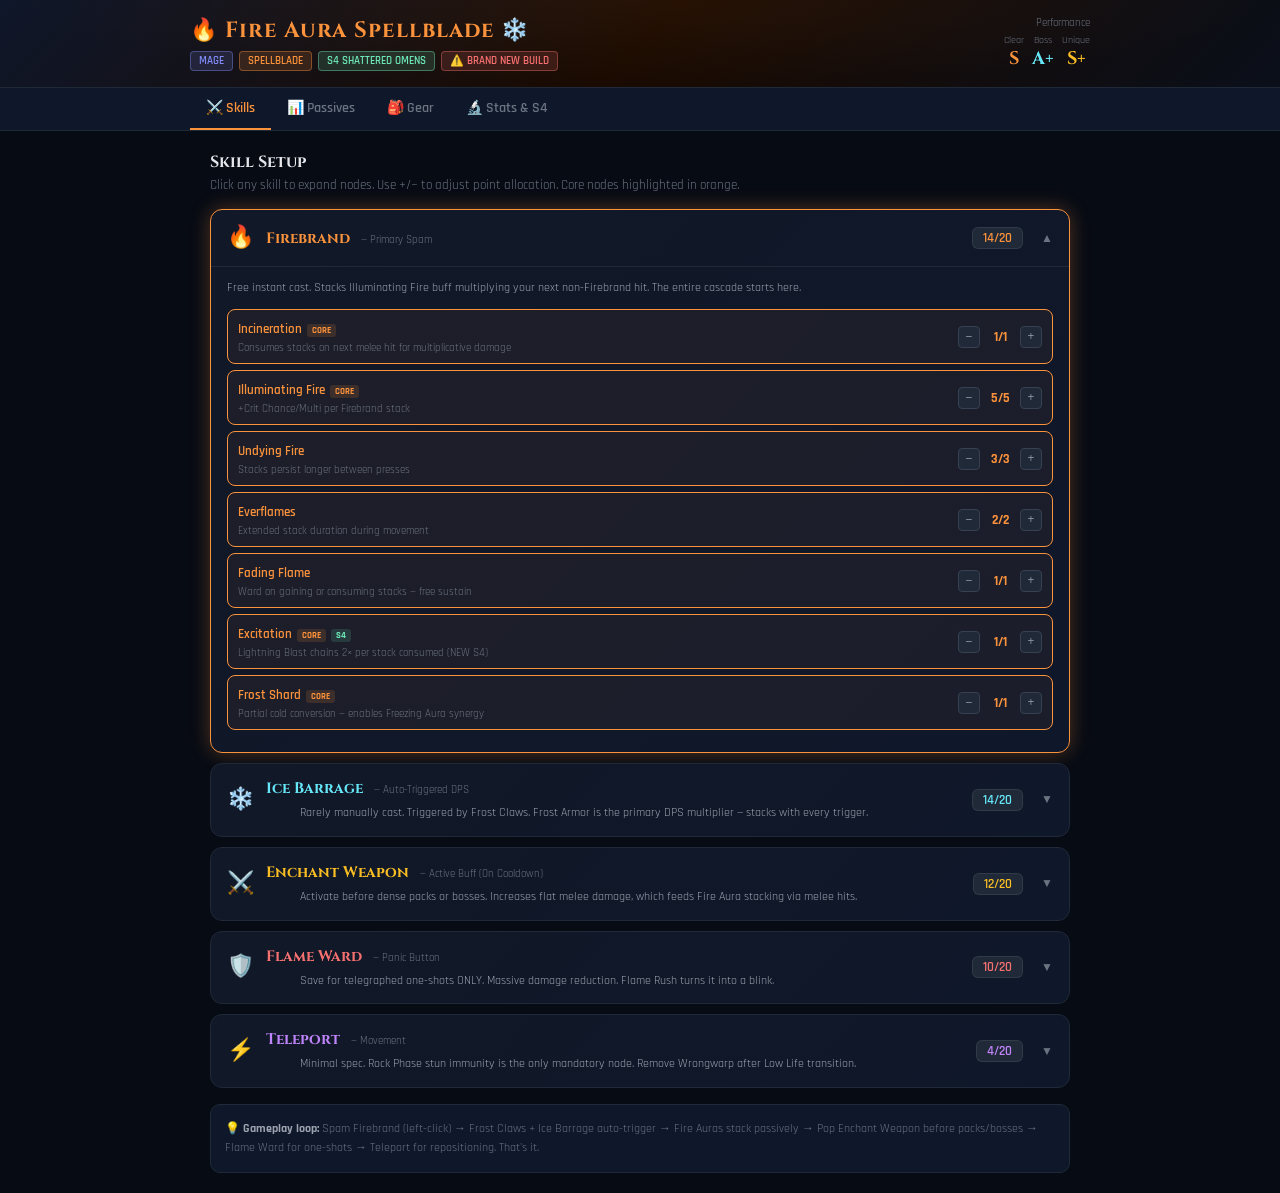
<file: pso-drop-charts/last_epoch.html>
<!DOCTYPE html>
<html lang="en">
<head>
<meta charset="UTF-8">
<meta name="viewport" content="width=device-width, initial-scale=1.0">
<title>Fire Aura Spellblade — S4 Build Planner</title>
<link href="https://fonts.googleapis.com/css2?family=Cinzel:wght@400;600;700&family=Rajdhani:wght@400;500;600;700&display=swap" rel="stylesheet">
<script src="https://code.jquery.com/jquery-3.7.1.min.js"></script>
<style>
  *, *::before, *::after { box-sizing: border-box; margin: 0; padding: 0; }
  :root {
    --bg: #070b14; --bg2: #0f172a; --bg3: #111827; --bg4: #1f2937;
    --border: #1f2937; --border2: #374151;
    --text: #e5e7eb; --muted: #9ca3af; --dim: #6b7280;
    --orange: #fb923c; --cyan: #67e8f9; --yellow: #fbbf24;
    --red: #f87171; --purple: #c084fc; --blue: #818cf8; --green: #6ee7b7;
  }
  body { background: var(--bg); color: var(--text); font-family: 'Rajdhani', sans-serif; min-height: 100vh; }
  ::-webkit-scrollbar { width: 5px; } ::-webkit-scrollbar-track { background: var(--bg2); } ::-webkit-scrollbar-thumb { background: var(--border2); border-radius: 3px; }
  button { font-family: 'Rajdhani', sans-serif; cursor: pointer; border: none; outline: none; }
  input { font-family: 'Rajdhani', sans-serif; outline: none; }

  /* HEADER */
  .header { background: linear-gradient(135deg, #0f172a 0%, #1a0a00 50%, #0a0f1a 100%); border-bottom: 1px solid var(--border); padding: 16px 20px; position: relative; overflow: hidden; }
  .header::before { content: ''; position: absolute; inset: 0; background: radial-gradient(ellipse at 50% 0%, rgba(251,146,60,0.06) 0%, transparent 70%); }
  .header-inner { max-width: 900px; margin: 0 auto; position: relative; display: flex; align-items: flex-start; justify-content: space-between; flex-wrap: wrap; gap: 8px; }
  .build-title { font-family: 'Cinzel', serif; font-weight: 700; font-size: 22px; color: var(--orange); letter-spacing: 0.05em; display: flex; align-items: center; gap: 10px; margin-bottom: 6px; }
  .tags { display: flex; gap: 6px; flex-wrap: wrap; }
  .tag { font-size: 11px; padding: 2px 8px; border-radius: 4px; font-weight: 600; border: 1px solid; }
  .tag-mage { background: rgba(129,140,248,.15); border-color: rgba(129,140,248,.4); color: var(--blue); }
  .tag-sb { background: rgba(251,146,60,.15); border-color: rgba(251,146,60,.4); color: var(--orange); }
  .tag-s4 { background: rgba(110,231,183,.15); border-color: rgba(110,231,183,.4); color: var(--green); }
  .tag-new { background: rgba(248,113,113,.15); border-color: rgba(248,113,113,.4); color: var(--red); }
  .perf-box { text-align: right; }
  .perf-label { color: var(--dim); font-size: 11px; margin-bottom: 4px; }
  .perf-grades { display: flex; gap: 8px; }
  .perf-grade { text-align: center; }
  .perf-grade span { display: block; color: var(--dim); font-size: 10px; }
  .perf-grade strong { font-family: 'Cinzel', serif; font-weight: 700; font-size: 18px; }
  .grade-s { color: var(--orange); } .grade-sp { color: var(--yellow); } .grade-a { color: var(--cyan); }

  /* TABS */
  .tabbar { background: var(--bg2); border-bottom: 1px solid var(--border); padding: 0 20px; }
  .tabbar-inner { max-width: 900px; margin: 0 auto; display: flex; }
  .tab-btn { padding: 11px 16px; background: none; border-bottom: 2px solid transparent; color: var(--dim); font-weight: 600; font-size: 14px; display: flex; align-items: center; gap: 6px; transition: color .2s, border-color .2s; }
  .tab-btn.active { border-color: var(--orange); color: var(--orange); }
  .tab-btn:hover:not(.active) { color: var(--muted); }

  /* MAIN */
  .main { max-width: 900px; margin: 0 auto; padding: 20px; }
  .tab-panel { display: none; } .tab-panel.active { display: block; }

  /* SECTION HEADER */
  .section-hd { margin-bottom: 16px; }
  .section-hd h2 { font-family: 'Cinzel', serif; font-size: 16px; color: var(--text); margin-bottom: 4px; }
  .section-hd p { color: var(--dim); font-size: 13px; }

  /* SKILL CARD */
  .skill-card { background: linear-gradient(135deg, #111827 0%, #0f172a 100%); border: 1px solid var(--border); border-radius: 12px; overflow: hidden; margin-bottom: 10px; transition: border-color .2s, box-shadow .2s; }
  .skill-card.open { border-color: var(--skill-color, var(--orange)); box-shadow: 0 0 20px var(--skill-glow, transparent); }
  .skill-header { width: 100%; background: none; padding: 14px 16px; text-align: left; display: flex; align-items: center; gap: 12px; }
  .skill-icon { font-size: 22px; }
  .skill-name-wrap { flex: 1; }
  .skill-name { color: var(--skill-color, var(--orange)); font-family: 'Cinzel', serif; font-weight: 700; font-size: 15px; display: inline; }
  .skill-role { color: var(--dim); font-size: 11px; margin-left: 8px; }
  .skill-counter { background: var(--bg4); border: 1px solid rgba(255,255,255,.08); border-radius: 6px; padding: 2px 10px; font-weight: 600; font-size: 13px; color: var(--skill-color, var(--orange)); }
  .skill-chevron { color: var(--dim); font-size: 12px; margin-left: 6px; }
  .skill-desc-mini { color: var(--muted); font-size: 12px; margin: 6px 0 0 34px; line-height: 1.4; }
  .skill-body { padding: 0 16px 16px; border-top: 1px solid var(--border); }
  .skill-body p { color: var(--muted); font-size: 12px; margin: 12px 0; line-height: 1.5; }

  /* NODES */
  .node-row { display: flex; align-items: center; gap: 10px; border-radius: 8px; padding: 8px 10px; margin-bottom: 6px; border: 1px solid var(--border); background: var(--bg3); transition: all .15s; }
  .node-row.allocated { border-color: var(--skill-color, rgba(251,146,60,.3)); background: var(--node-bg, rgba(251,146,60,.05)); }
  .node-info { flex: 1; }
  .node-name { font-weight: 600; font-size: 13px; color: var(--dim); display: inline; }
  .node-row.allocated .node-name { color: var(--skill-color, var(--orange)); }
  .badge { font-size: 9px; padding: 1px 5px; border-radius: 3px; font-weight: 700; margin-left: 5px; display: inline-block; }
  .badge-core { background: rgba(251,146,60,.15); color: var(--orange); }
  .badge-s4 { background: rgba(110,231,183,.15); color: var(--green); }
  .node-desc { color: var(--dim); font-size: 11px; margin-top: 2px; }
  .node-ctrl { display: flex; align-items: center; gap: 6px; flex-shrink: 0; }
  .ctrl-btn { width: 22px; height: 22px; border-radius: 4px; border: 1px solid var(--border2); background: var(--bg4); color: var(--muted); font-size: 15px; display: flex; align-items: center; justify-content: center; line-height: 1; }
  .ctrl-btn:hover { border-color: var(--muted); color: var(--text); }
  .node-pts { font-weight: 700; font-size: 13px; min-width: 28px; text-align: center; color: var(--text); }
  .node-pts.maxed { color: var(--skill-color, var(--orange)); }

  /* PASSIVES */
  .passives-grid { display: grid; grid-template-columns: 1fr 1fr; gap: 16px; }
  .passive-tree { background: var(--bg2); border-radius: 12px; overflow: hidden; }
  .passive-tree-hd { border-bottom: 1px solid var(--border); padding: 12px 16px; display: flex; align-items: center; justify-content: space-between; }
  .passive-tree-title { font-family: 'Cinzel', serif; font-weight: 700; font-size: 15px; }
  .passive-counter { background: var(--bg4); border-radius: 6px; padding: 3px 12px; font-weight: 700; font-size: 13px; }
  .passive-body { padding: 12px; }
  .cat-label { display: flex; align-items: center; gap: 8px; margin-bottom: 6px; margin-top: 10px; }
  .cat-dot { width: 8px; height: 8px; border-radius: 50%; flex-shrink: 0; }
  .cat-name { font-size: 11px; font-weight: 600; letter-spacing: .1em; }
  .cat-label:first-child { margin-top: 0; }
  .p-node { display: flex; align-items: center; gap: 8px; border-radius: 8px; padding: 7px 10px; margin-bottom: 4px; border: 1px solid var(--border); background: var(--bg3); transition: all .15s; }
  .p-node.allocated { background: var(--node-bg); border-color: var(--node-border); }
  .p-node-info { flex: 1; }
  .p-node-name { font-weight: 600; font-size: 13px; color: var(--dim); }
  .p-node.allocated .p-node-name { color: var(--text); }
  .p-node-desc { color: var(--dim); font-size: 11px; margin-top: 1px; }

  /* GEAR */
  .phase-btns { display: flex; gap: 6px; flex-wrap: wrap; }
  .phase-btn { padding: 6px 14px; border-radius: 8px; font-weight: 600; font-size: 13px; border: 1px solid var(--border2); background: var(--bg4); color: var(--dim); transition: all .2s; }
  .phase-btn.active { border-color: var(--phase-color); color: var(--phase-color); }
  .gear-phase-hd { border-radius: 10px; padding: 10px 14px; margin-bottom: 14px; border: 1px solid var(--border); background: var(--bg2); }
  .gear-grid { display: grid; grid-template-columns: 1fr 1fr; gap: 10px; }
  .gear-slot { background: var(--bg3); border: 1px solid var(--border); border-radius: 10px; padding: 10px 12px; transition: all .2s; }
  .gear-slot.key { background: linear-gradient(135deg, var(--bg4) 0%, var(--bg2) 100%); border-color: rgba(251,191,36,.27); box-shadow: 0 0 12px rgba(251,191,36,.07); }
  .gear-slot.obtained { opacity: .45; }
  .gear-slot-inner { display: flex; align-items: flex-start; gap: 10px; }
  .gear-slot-left { display: flex; flex-direction: column; align-items: center; gap: 6px; }
  .gear-slot-icon { font-size: 20px; }
  .gear-slot-check { cursor: pointer; accent-color: var(--yellow); width: 14px; height: 14px; }
  .gear-slot-right { flex: 1; min-width: 0; }
  .gear-slot-label { color: var(--dim); font-size: 10px; font-weight: 600; letter-spacing: .08em; margin-bottom: 3px; display: flex; align-items: center; gap: 5px; }
  .key-badge { background: rgba(251,191,36,.15); color: var(--yellow); font-size: 9px; padding: 1px 5px; border-radius: 3px; font-weight: 700; }
  .gear-item-name { font-weight: 600; font-size: 13px; color: var(--text); cursor: text; display: inline-flex; align-items: center; gap: 4px; }
  .gear-slot.key .gear-item-name { color: var(--yellow); }
  .edit-icon { color: var(--border2); font-size: 10px; }
  .gear-item-input { background: var(--bg4); border: 1px solid var(--border2); border-radius: 6px; padding: 3px 8px; color: var(--text); font-size: 13px; font-weight: 600; width: 100%; }
  .gear-affix { color: var(--dim); font-size: 11px; display: block; }
  .gear-affix.primary { color: var(--cyan); }
  .gear-note { color: var(--yellow); font-size: 11px; font-style: italic; margin-top: 5px; display: block; }
  .affixes { margin-top: 5px; }
  .warning-box { margin-top: 14px; background: var(--bg2); border-radius: 10px; padding: 14px; border: 1px solid; }
  .warning-box p { font-size: 12px; line-height: 1.6; }
  .warning-box strong { font-size: 12px; font-weight: 700; display: block; margin-bottom: 4px; }

  /* STATS */
  .stats-grid { display: grid; grid-template-columns: 1fr 1fr; gap: 10px; margin-bottom: 20px; }
  .stat-card { background: var(--bg2); border-radius: 10px; padding: 14px; border: 1px solid; }
  .stat-top { display: flex; align-items: center; gap: 8px; margin-bottom: 8px; }
  .stat-icon { font-size: 18px; }
  .stat-label { font-family: 'Cinzel', serif; font-weight: 600; font-size: 13px; }
  .stat-value { font-weight: 700; font-size: 16px; }
  .stat-bar-track { background: var(--bg4); border-radius: 4px; height: 6px; overflow: hidden; }
  .stat-bar-fill { height: 100%; border-radius: 4px; transition: width .6s ease; }
  .stat-target { color: var(--dim); font-size: 11px; margin-top: 5px; }
  .s4-section-title { font-family: 'Cinzel', serif; color: var(--green); font-size: 15px; margin-bottom: 12px; }
  .s4-card { border-radius: 10px; padding: 14px; margin-bottom: 10px; border: 1px solid; }
  .s4-card-title { font-family: 'Cinzel', serif; font-weight: 700; font-size: 13px; margin-bottom: 6px; }
  .s4-card-desc { color: var(--muted); font-size: 12px; line-height: 1.5; margin-bottom: 8px; }
  .s4-example { border-radius: 6px; padding: 6px 10px; }
  .s4-example span { font-size: 11px; font-style: italic; }

  /* ROTATION BOX */
  .rotation-box { background: var(--bg2); border: 1px solid var(--border); border-radius: 10px; padding: 14px; margin-top: 16px; }
  .rotation-box p { color: var(--dim); font-size: 12px; line-height: 1.6; }
  .rotation-box strong { color: var(--muted); }

  /* INFO CALLOUT */
  .callout { border-radius: 10px; padding: 14px; border: 1px solid; margin-top: 14px; }

  /* RESPONSIVE */
  @media (max-width: 640px) {
    .passives-grid, .gear-grid, .stats-grid { grid-template-columns: 1fr; }
    .tab-btn { padding: 11px 10px; font-size: 12px; }
    .build-title { font-size: 18px; }
  }
</style>
</head>
<body>

<!-- HEADER -->
<div class="header">
  <div class="header-inner">
    <div>
      <div class="build-title">🔥 Fire Aura Spellblade ❄️</div>
      <div class="tags">
        <span class="tag tag-mage">MAGE</span>
        <span class="tag tag-sb">SPELLBLADE</span>
        <span class="tag tag-s4">S4 SHATTERED OMENS</span>
        <span class="tag tag-new">⚠️ BRAND NEW BUILD</span>
      </div>
    </div>
    <div class="perf-box">
      <div class="perf-label">Performance</div>
      <div class="perf-grades">
        <div class="perf-grade"><span>Clear</span><strong class="grade-s">S</strong></div>
        <div class="perf-grade"><span>Boss</span><strong class="grade-a">A+</strong></div>
        <div class="perf-grade"><span>Unique</span><strong class="grade-sp">S+</strong></div>
      </div>
    </div>
  </div>
</div>

<!-- TABS -->
<div class="tabbar">
  <div class="tabbar-inner">
    <button class="tab-btn active" data-tab="skills">⚔️ Skills</button>
    <button class="tab-btn" data-tab="passives">📊 Passives</button>
    <button class="tab-btn" data-tab="gear">🎒 Gear</button>
    <button class="tab-btn" data-tab="stats">🔬 Stats & S4</button>
  </div>
</div>

<!-- MAIN -->
<div class="main">

  <!-- SKILLS TAB -->
  <div class="tab-panel active" id="tab-skills">
    <div class="section-hd">
      <h2>Skill Setup</h2>
      <p>Click any skill to expand nodes. Use +/− to adjust point allocation. Core nodes highlighted in orange.</p>
    </div>
    <div id="skills-container"></div>
    <div class="rotation-box">
      <p>💡 <strong>Gameplay loop:</strong> Spam Firebrand (left-click) → Frost Claws + Ice Barrage auto-trigger → Fire Auras stack passively → Pop Enchant Weapon before packs/bosses → Flame Ward for one-shots → Teleport for repositioning. That's it.</p>
    </div>
  </div>

  <!-- PASSIVES TAB -->
  <div class="tab-panel" id="tab-passives">
    <div class="section-hd">
      <h2>Passive Trees</h2>
      <p>20 points minimum in Mage Base before accessing Spellblade Mastery. Use +/− to adjust allocation.</p>
    </div>
    <div class="passives-grid" id="passives-container"></div>
    <div class="callout" style="border-color:rgba(251,191,36,.3);">
      <p style="color:var(--yellow);font-weight:700;font-size:12px;margin-bottom:4px;">⚠️ Priority Order</p>
      <p style="color:var(--muted);font-size:12px;">Mage: Sphere of Protection → Arcane Insight → Enchanted Armor → Clarity | Spellblade: Flame Walker → <strong style="color:var(--text)">Freezing Aura (immediately!)</strong> → Incinerating Aura → Calculated Destruction → Flame Drinker → Gemini → Prodigy → everything else</p>
    </div>
  </div>

  <!-- GEAR TAB -->
  <div class="tab-panel" id="tab-gear">
    <div class="section-hd" style="display:flex;align-items:flex-start;justify-content:space-between;flex-wrap:wrap;gap:10px;">
      <div>
        <h2>Gear Planner</h2>
        <p>Click item names to edit. ✓ checkboxes to track obtained items. KEY ITEM = build-defining unique.</p>
      </div>
      <div class="phase-btns" id="phase-btns"></div>
    </div>
    <div class="gear-phase-hd" id="gear-phase-hd"></div>
    <div class="gear-grid" id="gear-grid"></div>
    <div id="gear-warning"></div>
  </div>

  <!-- STATS TAB -->
  <div class="tab-panel" id="tab-stats">
    <h2 style="font-family:'Cinzel',serif;font-size:16px;margin-bottom:16px;">Stat Targets & S4 Mechanics</h2>
    <div class="stats-grid" id="stats-grid"></div>
    <h3 class="s4-section-title">🆕 S4 Mechanics That Make This Build</h3>
    <div id="s4-cards"></div>
    <div class="callout" style="border-color:rgba(110,231,183,.3);">
      <p style="color:var(--green);font-family:'Cinzel',serif;font-weight:700;font-size:13px;margin-bottom:6px;">Why Nobody Has Found The Ceiling Yet</p>
      <p style="color:var(--muted);font-size:12px;line-height:1.6;">Incinerating Aura's overcap conversion is a brand new mechanic with an unknown maximum. If S4's Corrupted Item system can push elemental overcap above 100%, each additional point still multiplies into the "More Damage" calculation. The build's ceiling isn't mapped — it may be significantly higher than the 20–35M sustained DPS estimate. Day-one testing will reveal the true cap.</p>
    </div>
  </div>

</div>

<script>
// ─── DATA ────────────────────────────────────────────────────────────────────

const SKILLS = [
  { id:'firebrand', name:'Firebrand', role:'Primary Spam', color:'#fb923c', glow:'rgba(251,146,60,.3)',
    icon:'🔥', maxPts:20,
    desc:'Free instant cast. Stacks Illuminating Fire buff multiplying your next non-Firebrand hit. The entire cascade starts here.',
    nodes:[
      {n:'Incineration',      max:1, def:1, core:true,  desc:'Consumes stacks on next melee hit for multiplicative damage'},
      {n:'Illuminating Fire', max:5, def:5, core:true,  desc:'+Crit Chance/Multi per Firebrand stack'},
      {n:'Undying Fire',      max:3, def:3,             desc:'Stacks persist longer between presses'},
      {n:'Everflames',        max:2, def:2,             desc:'Extended stack duration during movement'},
      {n:'Fading Flame',      max:1, def:1,             desc:'Ward on gaining or consuming stacks — free sustain'},
      {n:'Excitation',        max:1, def:1, core:true, s4:true, desc:'Lightning Blast chains 2× per stack consumed (NEW S4)'},
      {n:'Frost Shard',       max:1, def:1, core:true,  desc:'Partial cold conversion — enables Freezing Aura synergy'},
    ]
  },
  { id:'ice_barrage', name:'Ice Barrage', role:'Auto-Triggered DPS', color:'#67e8f9', glow:'rgba(103,232,249,.3)',
    icon:'❄️', maxPts:20,
    desc:"Rarely manually cast. Triggered by Frost Claws. Frost Armor is the primary DPS multiplier — stacks with every trigger.",
    nodes:[
      {n:'Frost Armor',       max:5, def:5, core:true, desc:'PRIMARY DPS — stacking cold damage buff on each trigger'},
      {n:'Concentrated Cold', max:4, def:4,            desc:'More cold damage per Frost Armor stack'},
      {n:'Barrier of Ice',    max:1, def:1,            desc:'Ward generation on trigger — passive tankiness'},
      {n:'Shards of Fate',    max:3, def:3,            desc:'More projectiles per trigger'},
      {n:'Crystal Lance',     max:1, def:1,            desc:'Piercing projectiles for screen clear'},
      {n:'Hail of Ice',       max:3, def:0,            desc:'Optional: additional projectile coverage'},
    ]
  },
  { id:'enchant_weapon', name:'Enchant Weapon', role:'Active Buff (On Cooldown)', color:'#fbbf24', glow:'rgba(251,191,36,.3)',
    icon:'⚔️', maxPts:20,
    desc:'Activate before dense packs or bosses. Increases flat melee damage, which feeds Fire Aura stacking via melee hits.',
    nodes:[
      {n:'Flame Lance',           max:5, def:5, core:true, desc:'Flat fire damage → feeds Fire Aura generation'},
      {n:'Molten Steel',          max:3, def:3,            desc:'More flat fire melee damage'},
      {n:'Tempered Steel',        max:2, def:2,            desc:'+Attack Speed during buff window'},
      {n:'Combustion',            max:1, def:1,            desc:'Ignite chance on hit during buff'},
      {n:'Infused Weapon',        max:1, def:1,            desc:'Elemental flat damage bonus'},
      {n:'Prolonged Enchantment', max:3, def:0,            desc:'Optional: longer buff duration'},
    ]
  },
  { id:'flame_ward', name:'Flame Ward', role:'Panic Button', color:'#f87171', glow:'rgba(248,113,113,.3)',
    icon:'🛡️', maxPts:20,
    desc:'Save for telegraphed one-shots ONLY. Massive damage reduction. Flame Rush turns it into a blink.',
    nodes:[
      {n:'Flame Rush',     max:1, def:1, core:true, desc:'Blink movement — dodge through boss attacks'},
      {n:'Arcane Shielding',max:3, def:3,            desc:'Ward generation on cast'},
      {n:'Resonating Aegis',max:3, def:3,            desc:'Extended duration and effectiveness'},
      {n:'Unwavering Aegis',max:2, def:2,            desc:'Damage reduction while shield active'},
      {n:'Fire Absorption', max:1, def:1,            desc:'Fire resistance while active — stacks with Incinerating Aura'},
      {n:'Heat Sink',       max:2, def:0,            desc:'Optional: cooldown reduction'},
    ]
  },
  { id:'teleport', name:'Teleport', role:'Movement', color:'#c084fc', glow:'rgba(192,132,252,.3)',
    icon:'⚡', maxPts:20,
    desc:'Minimal spec. Rock Phase stun immunity is the only mandatory node. Remove Wrongwarp after Low Life transition.',
    nodes:[
      {n:'Rock Phase',    max:1, def:1, core:true, desc:'2 sec stun immunity after use — crucial at 600+ corruption'},
      {n:'Tunnel Finder', max:2, def:2,            desc:'Reduced cooldown for more repositioning'},
      {n:'Time Dilation', max:1, def:1,            desc:'Maintains Rock Phase uptime'},
      {n:'Wrongwarp',     max:1, def:0,            desc:'Ward burst on use — REMOVE after Low Life transition'},
      {n:'Displacement',  max:2, def:0,            desc:'Optional: increased teleport range'},
    ]
  },
];

const PASSIVES = [
  { id:'mage', label:'Mage Base', color:'#818cf8',
    nodes:[
      {n:'Sphere of Protection', max:5, def:5, core:true, cat:'Defense',  desc:'Ward retention + max. Mandatory on every Mage.'},
      {n:'Arcane Insight',       max:5, def:5, core:true, cat:'Offense',  desc:'Intelligence scaling.'},
      {n:'Enchanted Armor',      max:4, def:4,            cat:'Defense',  desc:'Flat armor and hybrid defense.'},
      {n:'Clarity',              max:3, def:3,            cat:'Utility',  desc:'Mana regen — critical before Flame Drinker.'},
      {n:'Arcane Momentum',      max:3, def:3,            cat:'Utility',  desc:'Move/cast speed after Teleport.'},
    ]
  },
  { id:'spellblade', label:'Spellblade Mastery', color:'#fb923c',
    nodes:[
      {n:'Flame Walker',        max:5, def:5, core:true,           cat:'Core',    desc:'Fire Aura chance on melee hit — primary generator.'},
      {n:'Freezing Aura',       max:1, def:1, core:true,           cat:'Core',    desc:'Converts ALL Fire Auras to Cold. THE BUILD KEYSTONE.'},
      {n:'Incinerating Aura',   max:8, def:8, core:true, s4:true,  cat:'Core',    desc:'S4 REWORK: More Cold Dmg per overcapped Cold Resist.'},
      {n:'Calculated Destruction',max:5,def:5,core:true,           cat:'Core',    desc:'Fire Aura on crit up to 3/sec.'},
      {n:'Prodigy',             max:5, def:5,                       cat:'Offense', desc:'Intelligence scaling. Feeds Calculated Destruction.'},
      {n:'Flame Drinker',       max:5, def:5, core:true, s4:true,  cat:'Core',    desc:'S4 REWORK: More Elemental Dmg for high-cost melee. Auras→Mana.'},
      {n:'Blade Conduit',       max:5, def:5,            s4:true,  cat:'Utility', desc:'NEW S4: Stacking Mana Regen on spell cast.'},
      {n:'Gemini',              max:1, def:1, core:true,           cat:'Core',    desc:'DUAL WIELD ENABLER — unlocks the weapon combo.'},
      {n:'Prismatic Blade',     max:3, def:3,                       cat:'Offense', desc:'Flat elemental melee damage.'},
      {n:'Cold Steel',          max:5, def:5,                       cat:'Offense', desc:'Cold damage for melee hits.'},
      {n:'Arcane Shielding',    max:3, def:3,                       cat:'Defense', desc:'Ward on hit.'},
      {n:'Resonating Aegis',    max:3, def:3,                       cat:'Defense', desc:'Enhanced Flame Ward.'},
      {n:'Infused Weapon',      max:5, def:3,                       cat:'Offense', desc:'Flat elemental damage on hits.'},
      {n:'Chromatic Blade',     max:3, def:2,                       cat:'Offense', desc:'Elemental damage scaling.'},
      {n:'Fire Blood',          max:3, def:2,                       cat:'Offense', desc:'Flat fire melee damage.'},
    ]
  },
];

const GEAR_PHASES = {
  early: {
    label:'Early Game', sub:'Campaign → 200 Corruption', color:'#86efac',
    slots:[
      {slot:'Weapon 1', item:"Crystal Sword (Rare)", icon:'🗡️', key:false, affixes:["T5 Melee Crit Strike Chance","T4 Added Cold Melee Damage","T3 Melee Attack Speed"], note:'Best 1H sword base. Crit is everything early.'},
      {slot:'Weapon 2', item:"Crystal Sword (Rare)", icon:'🗡️', key:false, affixes:["T5 Melee Crit Strike Chance","T4 Flat Cold Damage","T3 Intelligence"], note:'Mirror weapon 1 as closely as possible.'},
      {slot:'Helmet', item:"Vul'kaur Regalia (Rare)", icon:'🪖', key:false, affixes:["T5 Intelligence","T4 Ward","T3+ Fire Resistance"], note:'Best Mage helm base for ward.'},
      {slot:'Body Armor', item:"Any Chest (Rare)", icon:'🥋', key:false, affixes:["T5 Fire Resist","T4 Cold Resist","T3 Lightning Resist","T3 Health"], note:'Cap all resistances first. Damage comes later.'},
      {slot:'Gloves', item:"Any Gloves (Rare)", icon:'🧤', key:false, affixes:["T5 Melee Crit Chance","T4 Attack Speed","T3 Intelligence"], note:'Attack speed sustains Fire Aura stacks.'},
      {slot:'Boots', item:"Arcane Boots (Rare)", icon:'👢', key:false, affixes:["T5 Movement Speed","T4 Lightning Resist","T3 Health"], note:''},
      {slot:'Belt', item:"Spidersilk Sash (Rare)", icon:'⚙️', key:false, affixes:["Ailment Cleanse on Potion Use","T4 Ward on Potion Use","T3 Cold Resist"], note:'Cleanse affix is critical at higher corruption.'},
      {slot:'Amulet', item:"Bone Amulet (Rare)", icon:'📿', key:false, affixes:["T7 Intelligence","T4 Cold Resist","T3 Fire Resist"], note:'Intelligence is your primary stat.'},
      {slot:'Ring 1', item:"Any Ring (Rare)", icon:'💍', key:false, affixes:["T5 Intelligence","T4 Elemental Resistances","T3 Health"], note:''},
      {slot:'Ring 2', item:"Any Ring (Rare)", icon:'💍', key:false, affixes:["T5 Intelligence","T4 Elemental Resistances","T3 Mana Regen"], note:''},
      {slot:'Relic', item:"Scrivening Quill (Rare)", icon:'🔮', key:false, affixes:["T5 Ward","T4 Intelligence","T3 Mana"], note:'Best Mage relic base.'},
    ]
  },
  endgame: {
    label:'Endgame', sub:'300–600 Corruption', color:'#93c5fd',
    slots:[
      {slot:'Weapon 1', item:"Mad Alchemist's Ladle (LP1)", icon:'🗡️', key:true, affixes:["More Spell Dmg per Ailment on Enemy","+ T5 Cold Damage Multiplier (LP)"], note:'Farm from Exiled Mages. Primary DPS weapon.'},
      {slot:'Weapon 2', item:"Transcriber's Graver (LP1)", icon:'🗡️', key:true, affixes:["Complementary spell damage stats","+ T5 Intelligence OR Melee Crit (LP)"], note:'Pairs with Ladle to form the core damage duo.'},
      {slot:'Helmet', item:"Vul'kaur Regalia (Rare)", icon:'🪖', key:false, affixes:["T7 Intelligence","T5 Reduced Channel Cost","T4 Ward Retention"], note:'Upgrade affixes.'},
      {slot:'Body Armor', item:"Exsanguinous (LP2)", icon:'🥋', key:true, affixes:["Low Life ward engine","Experimental Ward per Missing HP (LP)"], note:'⚠️ Equip ONLY with Last Steps. Farm Exiled Mages.'},
      {slot:'Gloves', item:"Exalted Gloves", icon:'🧤', key:false, affixes:["T7 Melee Crit Chance","T5 Attack Speed","T4 Intelligence","T3 Cold Flat Dmg"], note:'Start crafting T7 crit now.'},
      {slot:'Boots', item:"Last Steps of the Living (LP2)", icon:'👢', key:true, affixes:["15% Missing HP as Ward/sec","Experimental Ward per Missing HP (LP)"], note:'⚠️ Equip ONLY with Exsanguinous. Farm Exiled Mages.'},
      {slot:'Belt', item:"Spidersilk Sash (Exalted)", icon:'⚙️', key:false, affixes:["Ailment Cleanse on Potion","T5 Ward on Potion","T4 Intelligence","T3 Ward Retention"], note:''},
      {slot:'Amulet', item:"Omnis (LP1)", icon:'📿', key:true, affixes:["All skill bonuses + all resistances","+ Cold Damage Multiplier (LP)"], note:'Frees up other slots for pure damage.'},
      {slot:'Ring 1', item:"Heirlooms of the Last Nomad", icon:'💍', key:false, affixes:["Intelligence + Resistance coverage simultaneously"], note:'Bridge until 180 INT for Red Rings.'},
      {slot:'Ring 2', item:"Heirlooms of the Last Nomad", icon:'💍', key:false, affixes:["Intelligence + Resistance coverage simultaneously"], note:'Bridge until 180 INT for Red Rings.'},
      {slot:'Relic', item:"Ucenui's Sphere (LP1)", icon:'🔮', key:true, affixes:["Stat stick — various Mage bonuses","+ Intelligence OR Cold Dmg (LP)"], note:'Farm from Temporal Sanctum (Julra).'},
    ]
  },
  bis: {
    label:'BiS / Uber Ready', sub:'600–1000+ Corruption', color:'#fcd34d',
    slots:[
      {slot:'Weapon 1', item:"Mad Alchemist's Ladle (LP2)", icon:'🗡️', key:true, affixes:["More Spell Dmg per Ailment","T5 Cold Dmg Multiplier (LP)","T5 Intelligence (LP2)"], note:'Two damage LP affixes. Highest damage item.'},
      {slot:'Weapon 2', item:"Transcriber's Graver (LP2)", icon:'🗡️', key:true, affixes:["Base spell stats","T5 Melee Crit Chance (LP)","T5 Intelligence (LP2)"], note:'Capped crit + intelligence from this slot.'},
      {slot:'Helmet', item:"Mask of Indifference (LP1)", icon:'🪖', key:true, affixes:["Reduced dmg taken while Low Life","+ Cold Dmg Multiplier (LP)"], note:'The endgame defensive helmet.'},
      {slot:'Body Armor', item:"Exsanguinous (LP2+)", icon:'🥋', key:true, affixes:["Low Life ward engine","Experimental Ward/Missing HP (LP ×2)"], note:'Two ward LP affixes = near-immortal ward gen.'},
      {slot:'Gloves', item:"Exalted Gloves (Crafted)", icon:'🧤', key:false, affixes:["T7 Melee Crit Chance","T7 Attack Speed","T5 Intelligence","T5 Cold Flat Damage"], note:'Four-affix exalted. Target farm via Prophecies.'},
      {slot:'Boots', item:"Last Steps of the Living (LP2+)", icon:'👢', key:true, affixes:["15% Missing HP as Ward/sec","Experimental Ward/Missing HP (LP ×2)"], note:'Two ward LP affixes for max Low Life scaling.'},
      {slot:'Belt', item:"Exalted Belt (Crafted)", icon:'⚙️', key:false, affixes:["T7 Elemental Resist","Ailment Cleanse on Potion","T5 Ward Retention","T4 Mana Regen"], note:''},
      {slot:'Amulet', item:"Omnis (LP1) — CORRUPTED", icon:'📿', key:true, affixes:["All skill bonuses + Resistances","Cold Dmg Multiplier (LP)","INT → Brilliance (Rune of Corruption)"], note:'🔥 Corrupted with Brilliance for More Spell Dmg.'},
      {slot:'Ring 1', item:"Red Ring of Atlaria (LP1)", icon:'💍', key:true, affixes:["19% Dmg Reduction (needs ×2 rings)","All Resistances + move speed","Cold Dmg Multiplier (LP)","⚠️ Requires 180 Intelligence"], note:'The gating item. Farm when at 175+ INT.'},
      {slot:'Ring 2', item:"Red Ring of Atlaria (LP1)", icon:'💍', key:true, affixes:["19% Dmg Reduction completes here","All Resistances","Intelligence (LP)"], note:'Both rings together = 38% dmg reduction at Uber.'},
      {slot:'Relic', item:"Ucenui's Sphere (LP2)", icon:'🔮', key:true, affixes:["Full Mage stat stick","Cold Dmg Multiplier + Intelligence (LP2)"], note:'Final relic upgrade. Farm T4 Julra.'},
    ]
  }
};

const STATS = [
  {label:'Intelligence', icon:'🧠', value:'180+', target:'Required for Red Ring of Atlaria activation', color:'#818cf8', pct:85},
  {label:'Melee Crit Chance', icon:'⚡', value:'100%', target:'Hard cap — stop investing here', color:'#fbbf24', pct:100},
  {label:'Crit Multiplier', icon:'💥', value:'400%+', target:'BiS target ~500%', color:'#f87171', pct:80},
  {label:'Cold Dmg Overcap', icon:'❄️', value:'30–50%', target:'Each % = More Dmg via Incinerating Aura', color:'#67e8f9', pct:70},
  {label:'Attack Speed', icon:'🌀', value:'60%+ inc.', target:'Sustains 50+ Fire Aura stacks', color:'#fb923c', pct:65},
  {label:'Ward Regen', icon:'🛡️', value:'3,000+/s', target:'With Low Life setup active', color:'#c084fc', pct:90},
];

const S4_MECHANICS = [
  {name:'Incinerating Aura (S4 Rework)', color:'#67e8f9', bg:'rgba(103,232,249,.06)', border:'rgba(103,232,249,.3)',
   desc:"Now grants More Cold Damage per point of overcapped Cold Resistance. Every point you overcap is a multiplicative damage bonus — from gear you needed anyway.",
   example:"50% overcap = ~50 'More Cold Dmg' instances. Previously this was just wasted stat budget."},
  {name:'Flame Drinker (S4 Rework)', color:'#fb923c', bg:'rgba(251,146,60,.06)', border:'rgba(251,146,60,.3)',
   desc:"Now grants More Elemental Damage for high-cost melee attacks AND consumes Fire Auras for Mana. Your aura stacks simultaneously become damage and mana. Essentially free.",
   example:"At 50+ auras: ~15–25% More Elemental Dmg multiplier + full mana sustain with zero extra effort."},
  {name:'Excitation (S4 New Node)', color:'#fbbf24', bg:'rgba(251,191,36,.06)', border:'rgba(251,191,36,.3)',
   desc:"Firebrand node. Causes Lightning Blast to chain 2 additional times per Firebrand stack consumed. Fires completely automatically.",
   example:"At max Firebrand stacks: 5 stacks × 2 chains = 10 extra Lightning Blast hits per detonation. Zero button presses."},
  {name:'Blade Conduit (S4 New Passive)', color:'#c084fc', bg:'rgba(192,132,252,.06)', border:'rgba(192,132,252,.3)',
   desc:"Stacking Mana Regen buff as you cast spells. Stacks with Flame Drinker to completely solve the build's previously awkward mana economy.",
   example:"Between Blade Conduit + Flame Drinker, you effectively have infinite mana during the Firebrand spam cycle."},
];

// ─── STATE ────────────────────────────────────────────────────────────────────
const skillPts = {};
const passivePts = {};
SKILLS.forEach(s => s.nodes.forEach(n => { skillPts[s.id+'_'+n.n] = n.def; }));
PASSIVES.forEach(t => t.nodes.forEach(n => { passivePts[t.id+'_'+n.n] = n.def; }));

let currentPhase = 'early';

// ─── RENDER SKILLS ────────────────────────────────────────────────────────────
function skillTotal(id) {
  return SKILLS.find(s=>s.id===id).nodes.reduce((a,n)=>a+(skillPts[id+'_'+n.n]||0),0);
}

function renderSkills() {
  const $c = $('#skills-container').empty();
  SKILLS.forEach(skill => {
    const open = skill.id === (window._openSkill || 'firebrand');
    const total = skillTotal(skill.id);
    const $card = $('<div>').addClass('skill-card').attr('id','skill-'+skill.id).toggleClass('open',open).css({
      '--skill-color': skill.color, '--skill-glow': skill.glow
    });
    const $hdr = $('<button>').addClass('skill-header');
    $hdr.html(`
      <span class="skill-icon">${skill.icon}</span>
      <div class="skill-name-wrap">
        <span class="skill-name" style="color:${skill.color}">${skill.name}</span>
        <span class="skill-role">— ${skill.role}</span>
        ${!open ? `<p class="skill-desc-mini">${skill.desc}</p>` : ''}
      </div>
      <span class="skill-counter" style="color:${skill.color}">${total}/${skill.maxPts}</span>
      <span class="skill-chevron">${open?'▲':'▼'}</span>
    `);
    $hdr.on('click', function(){
      window._openSkill = (window._openSkill === skill.id) ? null : skill.id;
      renderSkills();
    });
    $card.append($hdr);
    if(open) {
      const $body = $('<div>').addClass('skill-body');
      $body.append($('<p>').text(skill.desc));
      skill.nodes.forEach(node => {
        const key = skill.id+'_'+node.n;
        const cur = skillPts[key]||0;
        const isMaxed = cur===node.max;
        const $row = $('<div>').addClass('node-row').toggleClass('allocated', cur>0).css({
          '--skill-color': skill.color,
          '--node-bg': hexToRgba(skill.color, 0.05)
        });
        $row.html(`
          <div class="node-info">
            <span class="node-name">${node.n}</span>${node.core?'<span class="badge badge-core">CORE</span>':''}${node.s4?'<span class="badge badge-s4">S4</span>':''}
            <div class="node-desc">${node.desc}</div>
          </div>
          <div class="node-ctrl">
            <button class="ctrl-btn dec" data-key="${key}" data-max="${node.max}">−</button>
            <span class="node-pts ${isMaxed?'maxed':''}" style="${isMaxed?`color:${skill.color}`:''}">
              ${cur}/${node.max}
            </span>
            <button class="ctrl-btn inc" data-key="${key}" data-max="${node.max}">+</button>
          </div>
        `);
        $body.append($row);
      });
      $card.append($body);
    }
    $c.append($card);
  });
  // bind +/-
  $('#skills-container .ctrl-btn').on('click', function(e){
    e.stopPropagation();
    const key = $(this).data('key'), max = +$(this).data('max');
    const delta = $(this).hasClass('inc') ? 1 : -1;
    skillPts[key] = Math.max(0, Math.min(max, (skillPts[key]||0)+delta));
    renderSkills();
  });
}

// ─── RENDER PASSIVES ─────────────────────────────────────────────────────────
const CAT_COLORS = {Core:'#fb923c', Offense:'#f87171', Defense:'#67e8f9', Utility:'#c084fc'};

function passiveTotal(treeId) {
  return PASSIVES.find(t=>t.id===treeId).nodes.reduce((a,n)=>a+(passivePts[treeId+'_'+n.n]||0),0);
}

function renderPassives() {
  const $c = $('#passives-container').empty();
  PASSIVES.forEach(tree => {
    const $tree = $('<div>').addClass('passive-tree').css({'border':'1px solid '+hexToRgba(tree.color,.27)});
    const maxTotal = tree.nodes.reduce((a,n)=>a+n.max,0);
    const total = passiveTotal(tree.id);
    $tree.append(`
      <div class="passive-tree-hd" style="background:linear-gradient(90deg,${hexToRgba(tree.color,.13)} 0%,transparent 100%);border-bottom:1px solid ${hexToRgba(tree.color,.2)}">
        <span class="passive-tree-title" style="color:${tree.color}">${tree.label}</span>
        <span class="passive-counter" style="border:1px solid ${hexToRgba(tree.color,.3)};color:${tree.color}">${total}/${maxTotal} pts</span>
      </div>
    `);
    const $body = $('<div>').addClass('passive-body');
    const byCategory = {};
    tree.nodes.forEach(n => { (byCategory[n.cat]=[...(byCategory[n.cat]||[]),n]); });
    Object.entries(byCategory).forEach(([cat, nodes]) => {
      const catColor = CAT_COLORS[cat]||'#6b7280';
      $body.append(`<div class="cat-label"><div class="cat-dot" style="background:${catColor}"></div><span class="cat-name" style="color:${catColor}">${cat.toUpperCase()}</span></div>`);
      nodes.forEach(node => {
        const key = tree.id+'_'+node.n;
        const cur = passivePts[key]||0;
        const isMaxed = cur===node.max;
        const $row = $('<div>').addClass('p-node').toggleClass('allocated', cur>0).css({
          '--node-bg': hexToRgba(tree.color,.05),
          '--node-border': hexToRgba(tree.color,.3)
        });
        $row.html(`
          <div class="p-node-info">
            <span class="p-node-name">${node.n}</span>${node.core?'<span class="badge badge-core">CORE</span>':''}${node.s4?'<span class="badge badge-s4">S4</span>':''}
            <div class="p-node-desc">${node.desc}</div>
          </div>
          <div class="node-ctrl">
            <button class="ctrl-btn pdec" data-key="${key}" data-max="${node.max}">−</button>
            <span class="node-pts ${isMaxed?'maxed':''}" style="${isMaxed?`color:${tree.color}`:''}">
              ${cur}/${node.max}
            </span>
            <button class="ctrl-btn pinc" data-key="${key}" data-max="${node.max}">+</button>
          </div>
        `);
        $body.append($row);
      });
    });
    $tree.append($body);
    $c.append($tree);
  });
  // update counter on change
  $('#passives-container .ctrl-btn').on('click', function(){
    const key = $(this).data('key'), max = +$(this).data('max');
    const delta = $(this).hasClass('pinc') ? 1 : -1;
    passivePts[key] = Math.max(0, Math.min(max, (passivePts[key]||0)+delta));
    renderPassives();
  });
}

// ─── RENDER GEAR ─────────────────────────────────────────────────────────────
const gearCustom = {};

function renderGear() {
  const phase = GEAR_PHASES[currentPhase];
  // phase buttons
  const $btns = $('#phase-btns').empty();
  Object.entries(GEAR_PHASES).forEach(([key, ph]) => {
    const $b = $('<button>').addClass('phase-btn').toggleClass('active', key===currentPhase)
      .css({'--phase-color': ph.color}).text(ph.label);
    if(key===currentPhase) $b.css({borderColor: ph.color, color: ph.color});
    $b.on('click', ()=>{ currentPhase=key; renderGear(); });
    $btns.append($b);
  });
  // phase header
  $('#gear-phase-hd').html(`<span style="color:${phase.color};font-family:'Cinzel',serif;font-weight:700;font-size:13px">${phase.label}</span> <span style="color:var(--dim);font-size:12px;margin-left:8px">${phase.sub}</span>`).css({'border-color': hexToRgba(phase.color,.2)});
  // slots
  const $grid = $('#gear-grid').empty();
  phase.slots.forEach((slot, i) => {
    const gkey = currentPhase+'_'+i;
    const displayItem = gearCustom[gkey] || slot.item;
    const obtained = !!gearCustom[gkey+'_checked'];
    const $s = $('<div>').addClass('gear-slot').toggleClass('key', slot.key).toggleClass('obtained', obtained);
    const affixHtml = slot.affixes.map((a,ai)=>`<span class="gear-affix${ai===0&&slot.key?' primary':''}">${a}</span>`).join('');
    const noteHtml = slot.note ? `<span class="gear-note">${slot.note}</span>` : '';
    $s.html(`
      <div class="gear-slot-inner">
        <div class="gear-slot-left">
          <span class="gear-slot-icon">${slot.icon}</span>
          <input type="checkbox" class="gear-slot-check" data-gkey="${gkey}" ${obtained?'checked':''} title="Mark as obtained">
        </div>
        <div class="gear-slot-right">
          <div class="gear-slot-label">${slot.slot.toUpperCase()} ${slot.key?'<span class="key-badge">KEY ITEM</span>':''}</div>
          <div class="gear-item-name" data-gkey="${gkey}">${displayItem} <span class="edit-icon">✎</span></div>
          <div class="affixes">${affixHtml}</div>
          ${noteHtml}
        </div>
      </div>
    `);
    $grid.append($s);
  });
  // edit on click
  $('#gear-grid .gear-item-name').on('click', function(){
    const gk = $(this).data('gkey');
    const cur = gearCustom[gk] || $(this).text().replace('✎','').trim();
    const $inp = $('<input>').addClass('gear-item-input').val(cur);
    $(this).replaceWith($inp.attr('data-gkey', gk));
    $inp.focus().on('blur keydown', function(e){
      if(e.type==='blur'||(e.type==='keydown'&&e.key==='Enter')){
        gearCustom[gk] = $(this).val().trim() || '';
        renderGear();
      }
    });
  });
  // checkbox
  $('#gear-grid .gear-slot-check').on('change', function(){
    const gk = $(this).data('gkey');
    gearCustom[gk+'_checked'] = $(this).is(':checked');
    $(this).closest('.gear-slot').toggleClass('obtained', $(this).is(':checked'));
  });
  // warnings
  const $w = $('#gear-warning').empty();
  if(currentPhase==='endgame') {
    $w.append(`<div class="warning-box" style="border-color:rgba(248,113,113,.3)"><strong style="color:var(--red)">⚠️ LOW LIFE TRANSITION WARNING</strong><p style="color:var(--muted)">Equip Exsanguinous AND Last Steps of the Living at the same time. Never one without the other. Pre-check your ward generation is above 1,000/sec before transitioning.</p></div>`);
  } else if(currentPhase==='bis') {
    $w.append(`<div class="warning-box" style="border-color:rgba(251,191,36,.3)"><strong style="color:var(--yellow)">💡 RED RING OF ATLARIA GATE</strong><p style="color:var(--muted)">You need exactly 180 Intelligence before Red Rings activate. Track this explicitly — allocate Arcane Insight + Prodigy passives first, T7 Intelligence on amulet, then check total in character sheet. Both rings together = 38% damage reduction at Uber Aberroth.</p></div>`);
  }
}

// ─── RENDER STATS ─────────────────────────────────────────────────────────────
function renderStats() {
  const $sg = $('#stats-grid').empty();
  STATS.forEach(s => {
    $sg.append(`
      <div class="stat-card" style="border-color:${hexToRgba(s.color,.3)}">
        <div class="stat-top">
          <span class="stat-icon">${s.icon}</span>
          <div>
            <div class="stat-label" style="color:${s.color}">${s.label}</div>
            <div class="stat-value" style="color:${s.color}">${s.value}</div>
          </div>
        </div>
        <div class="stat-bar-track">
          <div class="stat-bar-fill" style="background:${s.color};width:${s.pct}%"></div>
        </div>
        <div class="stat-target">${s.target}</div>
      </div>
    `);
  });
  const $sc = $('#s4-cards').empty();
  S4_MECHANICS.forEach(m => {
    $sc.append(`
      <div class="s4-card" style="background:${m.bg};border-color:${m.border}">
        <div class="s4-card-title" style="color:${m.color}">${m.name}</div>
        <div class="s4-card-desc">${m.desc}</div>
        <div class="s4-example" style="background:${m.bg};border:1px solid ${m.border}">
          <span style="color:${m.color};font-size:11px;font-style:italic">Example: ${m.example}</span>
        </div>
      </div>
    `);
  });
}

// ─── TABS ─────────────────────────────────────────────────────────────────────
$('.tab-btn').on('click', function(){
  const tab = $(this).data('tab');
  $('.tab-btn').removeClass('active');
  $(this).addClass('active');
  $('.tab-panel').removeClass('active');
  $('#tab-'+tab).addClass('active');
});

// ─── UTIL ─────────────────────────────────────────────────────────────────────
function hexToRgba(hex, a) {
  const r = parseInt(hex.slice(1,3),16), g = parseInt(hex.slice(3,5),16), b = parseInt(hex.slice(5,7),16);
  return `rgba(${r},${g},${b},${a})`;
}

// ─── INIT ─────────────────────────────────────────────────────────────────────
$(function(){
  window._openSkill = 'firebrand';
  renderSkills();
  renderPassives();
  renderGear();
  renderStats();
});
</script>
</body>
</html>
</file>
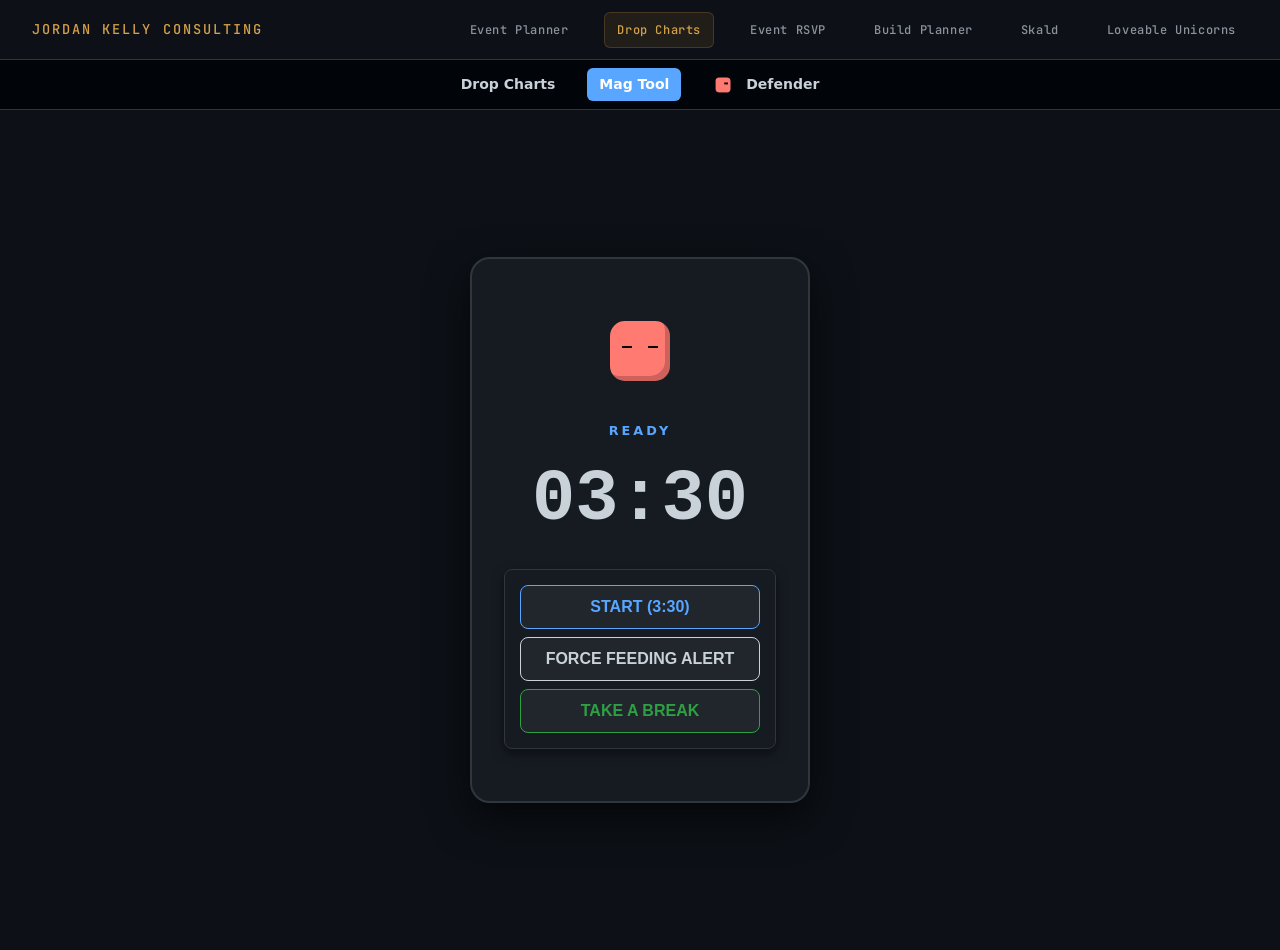
<file: pso-drop-charts/mag-timer.html>
<!DOCTYPE html>
<html lang="en">
<head>
    <meta charset="UTF-8">
    <meta name="viewport" content="width=device-width, initial-scale=1.0">
    <title>PSOBB Mag Timer</title>
    <link rel="stylesheet" href="style.css">
    <link rel="stylesheet" href="../global-nav.css">
    <style>
        /* Centers the card in the space below the sticky nav */
        .mag-tool-container {
            display: flex;
            flex-direction: column;
            justify-content: center;
            align-items: center;
            min-height: calc(100vh - 60px); 
            margin: 0;
            padding: 20px;
            box-sizing: border-box;
        }

        .timer-card {
            background-color: var(--panel);
            padding: 2rem;
            border-radius: 20px;
            box-shadow: 0 15px 40px rgba(0,0,0,0.7);
            border: 2px solid var(--border);
            text-align: center;
            width: 100%;
            max-width: 340px;
            position: relative;
            transition: all 0.5s;
        }

        /* --- MAG ANIMATION --- */
        .mag-container {
            height: 120px;
            display: flex;
            justify-content: center;
            align-items: center;
            margin-bottom: 10px;
            position: relative;
            border-radius: 10px;
            overflow: hidden;
        }

        .mag {
            width: 60px;
            height: 60px;
            background: #ff7b72; /* Mag color */
            border-radius: 15px;
            position: relative;
            z-index: 2;
            box-shadow: inset -5px -5px 0 rgba(0,0,0,0.2);
            animation: float 3s ease-in-out infinite;
        }

        .mag::before, .mag::after {
            content: '';
            position: absolute;
            top: 25px;
            width: 10px;
            height: 2px;
            background: #000;
        }
        .mag::before { left: 12px; }
        .mag::after { right: 12px; }

        .scenery { display: none; position: absolute; width: 100%; height: 100%; top: 0; left: 0; }
        .sun { width: 30px; height: 30px; background: #ffdf5d; border-radius: 50%; position: absolute; top: 10px; right: 20px; box-shadow: 0 0 10px #ffdf5d; }
        .grass { position: absolute; bottom: 0; width: 100%; height: 20px; background: #2ea043; }
        .tree { position: absolute; bottom: 20px; left: 20px; width: 0; height: 0; border-left: 15px solid transparent; border-right: 15px solid transparent; border-bottom: 30px solid #1b4d2e; }

        /* --- STATES --- */
        .zzz { position: absolute; right: 80px; top: 20px; opacity: 0; animation: zzz-fly 4s linear infinite; color: var(--blue); font-weight: bold; }
        .excited .mag { background: #f2ce5b; animation: bounce 0.5s infinite; }
        .excited .mag::before, .excited .mag::after { content: '♥'; background: none; color: #ff7b72; font-size: 14px; top: 15px; height: auto; }
        .walking .scenery { display: block; }
        .walking .mag { animation: walk 1s ease-in-out infinite; background: #88ccff; }

        @keyframes float { 0%, 100% { transform: translateY(0); } 50% { transform: translateY(-15px); } }
        @keyframes bounce { 0%, 100% { transform: translateY(0); } 50% { transform: translateY(-10px); } }
        @keyframes walk { 0%, 100% { transform: translateX(-5px) rotate(-5deg); } 50% { transform: translateX(5px) rotate(5deg); } }
        @keyframes zzz-fly { 0% { opacity: 0; transform: translate(0,0); } 30% { opacity: 1; } 100% { opacity: 0; transform: translate(30px, -40px); } }

        /* --- UI --- */
        .status-label { text-transform: uppercase; letter-spacing: 3px; font-size: 0.8rem; color: var(--blue); font-weight: 800; }
        #timer-display { font-size: 4.5rem; font-weight: bold; font-family: 'Courier New', monospace; margin: 5px 0; color: var(--text); }
        .controls { margin-top: 15px; display: flex; flex-direction: column; gap: 8px; }
        
        button { background: #21262d; border: 1px solid var(--border); color: var(--text); padding: 12px; cursor: pointer; border-radius: 8px; font-weight: bold; transition: 0.2s; font-size: 16px; }
        #startBtn { border-color: var(--blue); color: var(--blue); }
        #forceBtn { border-color: var(--gold); color: var(--gold); }
        #breakBtn { border-color: #2ea043; color: #2ea043; }
        
        .feeding-active { color: var(--gold) !important; }
        .break-active { background-color: #061e0b !important; }
        .break-card { border-color: #2ea043 !important; }
    </style>
</head>
<body>

<script>
    fetch('nav.html')
    .then(res => res.text())
    .then(data => {
        document.getElementById('nav-placeholder').innerHTML = data;
        
        // AUTOMATIC ACTIVE CLASS LOGIC
        // This detects which page you are on and highlights the correct tab
        const currentPage = window.location.pathname.split("/").pop() || "index.html";
        const navLinks = document.querySelectorAll('.nav-link');
        
        navLinks.forEach(link => {
            if (link.getAttribute('href') === currentPage) {
                link.classList.add('active');
            }
        });
    });
</script>
<div id="nav-placeholder"></div>

<div class="mag-tool-container">
    <div class="timer-card" id="card">
        <div class="mag-container sleepy" id="mag-box">
            <div class="scenery"><div class="sun"></div><div class="tree"></div><div class="grass"></div></div>
            <div class="zzz-box"><div class="zzz" style="animation-delay: 0s;">Z</div><div class="zzz" style="animation-delay: 2s;">z</div></div>
            <div class="mag"></div>
        </div>

        <div id="status" class="status-label">Ready</div>
        <div id="timer-display">03:30</div>
       
        <div class="controls">
            <button id="startBtn" onclick="restartFullCycle()">START (3:30)</button>
            <button id="forceBtn" onclick="forceFeedingWindow()">FORCE FEEDING ALERT</button>
            <button id="breakBtn" onclick="takeBreak()">TAKE A BREAK</button>
        </div>
    </div>
</div>

<script>
    let timeLeft = 210, isFeedingMode = false, timerId = null, isPaused = true, audioCtx;

    const display = document.getElementById('timer-display');
    const statusLabel = document.getElementById('status');
    const card = document.getElementById('card');
    const magBox = document.getElementById('mag-box');

    function playZeldaChime() {
        if (!audioCtx) audioCtx = new (window.AudioContext || window.webkitAudioContext)();
        if (audioCtx.state === 'suspended') audioCtx.resume();
        const notes = [392.00, 493.88, 587.33, 783.99], now = audioCtx.currentTime;
        notes.forEach((freq, i) => {
            const osc = audioCtx.createOscillator(), gain = audioCtx.createGain();
            osc.type = 'triangle'; osc.frequency.setValueAtTime(freq, now + (i * 0.1));
            gain.gain.setValueAtTime(0, now + (i * 0.1));
            gain.gain.linearRampToValueAtTime(0.1, now + (i * 0.1) + 0.02);
            gain.gain.exponentialRampToValueAtTime(0.0001, now + (i * 0.1) + 0.4);
            osc.connect(gain); gain.connect(audioCtx.destination);
            osc.start(now + (i * 0.1)); osc.stop(now + (i * 0.1) + 0.4);
        });
    }

    function runTimer() {
        if (isPaused) return;
        timeLeft--;
        if (timeLeft < 0) {
            if (!isFeedingMode) triggerFeeding();
            else resetToDigestion();
        }
        updateDisplay();
    }

    function triggerFeeding() {
        isFeedingMode = true; timeLeft = 10;
        statusLabel.textContent = "FEEDING TIME!"; statusLabel.style.color = "var(--gold)";
        display.className = 'feeding-active'; magBox.className = 'mag-container excited';
        playZeldaChime();
    }

    function resetToDigestion() {
        isFeedingMode = false; timeLeft = 210;
        statusLabel.textContent = "DIGESTING..."; statusLabel.style.color = "var(--blue)";
        document.body.className = ''; card.className = 'timer-card'; display.className = '';
        magBox.className = 'mag-container sleepy'; updateDisplay();
    }

    function restartFullCycle() {
        if (!audioCtx) audioCtx = new AudioContext();
        clearInterval(timerId); isPaused = false; resetToDigestion();
        timerId = setInterval(runTimer, 1000);
    }

    function forceFeedingWindow() {
        if (!audioCtx) audioCtx = new AudioContext();
        clearInterval(timerId); isPaused = false; triggerFeeding();
        timerId = setInterval(runTimer, 1000);
    }

    function takeBreak() {
        clearInterval(timerId); isPaused = true;
        statusLabel.textContent = "TOUCHING GRASS"; statusLabel.style.color = "#2ea043";
        document.body.className = 'break-active'; card.className = 'timer-card break-card';
        magBox.className = 'mag-container walking'; display.textContent = "--:--";
    }

    function updateDisplay() {
        const min = Math.floor(timeLeft / 60), sec = timeLeft % 60;
        display.textContent = `${min.toString().padStart(2, '0')}:${sec.toString().padStart(2, '0')}`;
    }

    updateDisplay();
</script>
<script src="../global-nav.js" defer></script>
</body>
</html>
</file>
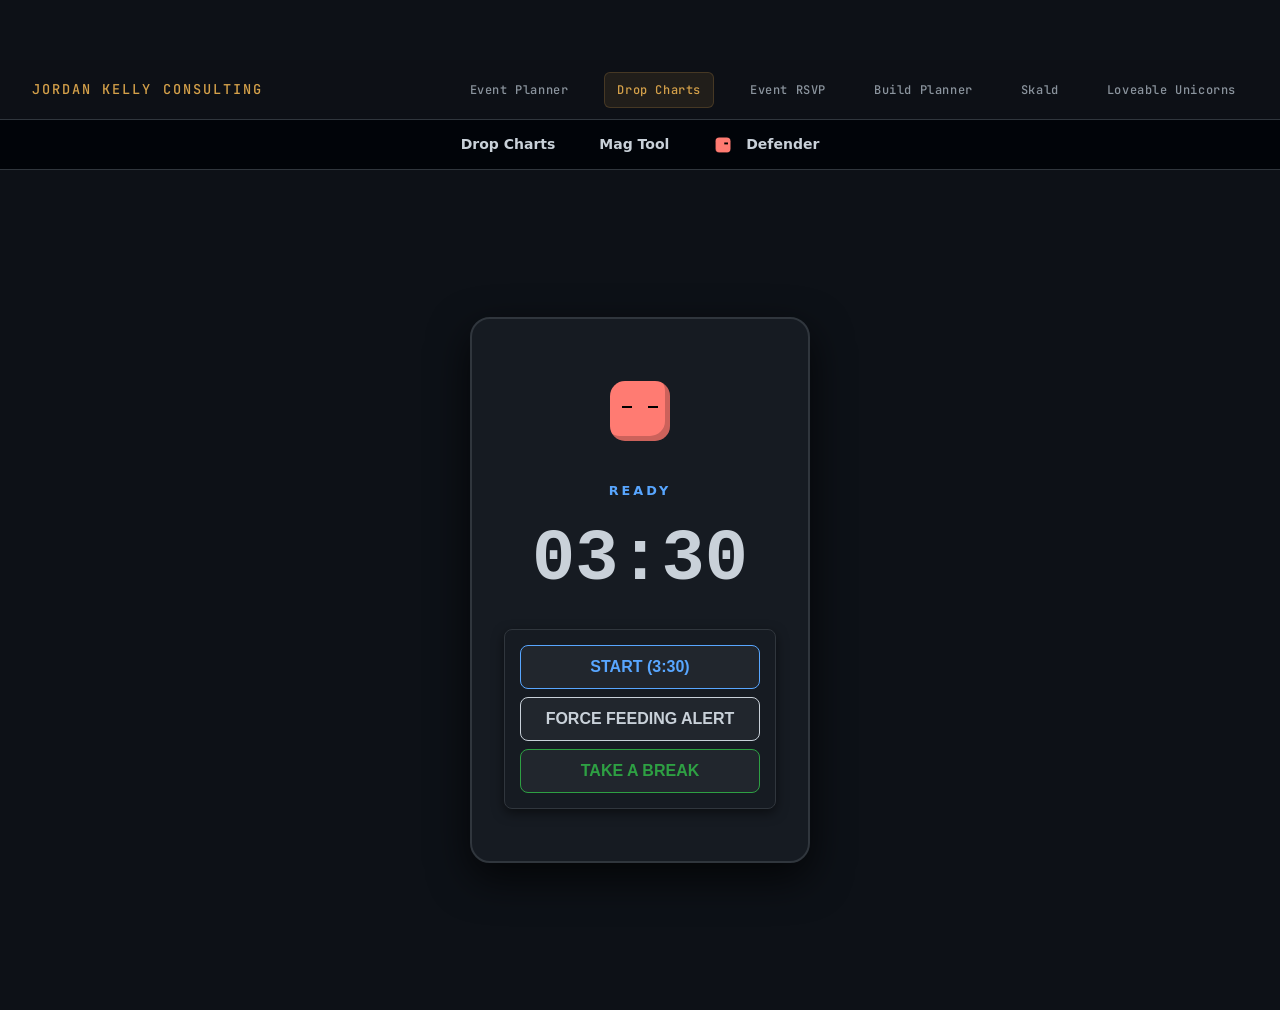
<file: pso-drop-charts/mag.html>
<!DOCTYPE html>
<html lang="en">
<head>
    <meta charset="UTF-8">
    <meta name="viewport" content="width=device-width, initial-scale=1.0">
    <title>PSOBB Mag Timer</title>
    <link rel="stylesheet" href="style.css">
    <link rel="stylesheet" href="../global-nav.css">
    <style>
        body { padding-top: 60px; }
        @media screen and (max-width: 768px) { body { padding-top: 100px; } }
    </style>
    <style>
        /* Centers the card in the space below the sticky nav */
        .mag-tool-container {
            display: flex;
            flex-direction: column;
            justify-content: center;
            align-items: center;
            min-height: calc(100vh - 60px); 
            margin: 0;
            padding: 20px;
            box-sizing: border-box;
        }

        .timer-card {
            background-color: var(--panel);
            padding: 2rem;
            border-radius: 20px;
            box-shadow: 0 15px 40px rgba(0,0,0,0.7);
            border: 2px solid var(--border);
            text-align: center;
            width: 100%;
            max-width: 340px;
            position: relative;
            transition: all 0.5s;
        }

        /* --- MAG ANIMATION --- */
        .mag-container {
            height: 120px;
            display: flex;
            justify-content: center;
            align-items: center;
            margin-bottom: 10px;
            position: relative;
            border-radius: 10px;
            overflow: hidden;
        }

        .mag {
            width: 60px;
            height: 60px;
            background: #ff7b72; /* Mag color */
            border-radius: 15px;
            position: relative;
            z-index: 2;
            box-shadow: inset -5px -5px 0 rgba(0,0,0,0.2);
            animation: float 3s ease-in-out infinite;
        }

        .mag::before, .mag::after {
            content: '';
            position: absolute;
            top: 25px;
            width: 10px;
            height: 2px;
            background: #000;
        }
        .mag::before { left: 12px; }
        .mag::after { right: 12px; }

        .scenery { display: none; position: absolute; width: 100%; height: 100%; top: 0; left: 0; }
        .sun { width: 30px; height: 30px; background: #ffdf5d; border-radius: 50%; position: absolute; top: 10px; right: 20px; box-shadow: 0 0 10px #ffdf5d; }
        .grass { position: absolute; bottom: 0; width: 100%; height: 20px; background: #2ea043; }
        .tree { position: absolute; bottom: 20px; left: 20px; width: 0; height: 0; border-left: 15px solid transparent; border-right: 15px solid transparent; border-bottom: 30px solid #1b4d2e; }

        /* --- STATES --- */
        .zzz { position: absolute; right: 80px; top: 20px; opacity: 0; animation: zzz-fly 4s linear infinite; color: var(--blue); font-weight: bold; }
        .excited .mag { background: #f2ce5b; animation: bounce 0.5s infinite; }
        .excited .mag::before, .excited .mag::after { content: '♥'; background: none; color: #ff7b72; font-size: 14px; top: 15px; height: auto; }
        .walking .scenery { display: block; }
        .walking .mag { animation: walk 1s ease-in-out infinite; background: #88ccff; }

        @keyframes float { 0%, 100% { transform: translateY(0); } 50% { transform: translateY(-15px); } }
        @keyframes bounce { 0%, 100% { transform: translateY(0); } 50% { transform: translateY(-10px); } }
        @keyframes walk { 0%, 100% { transform: translateX(-5px) rotate(-5deg); } 50% { transform: translateX(5px) rotate(5deg); } }
        @keyframes zzz-fly { 0% { opacity: 0; transform: translate(0,0); } 30% { opacity: 1; } 100% { opacity: 0; transform: translate(30px, -40px); } }

        /* --- UI --- */
        .status-label { text-transform: uppercase; letter-spacing: 3px; font-size: 0.8rem; color: var(--blue); font-weight: 800; }
        #timer-display { font-size: 4.5rem; font-weight: bold; font-family: 'Courier New', monospace; margin: 5px 0; color: var(--text); }
        .controls { margin-top: 15px; display: flex; flex-direction: column; gap: 8px; }
        
        button { background: #21262d; border: 1px solid var(--border); color: var(--text); padding: 12px; cursor: pointer; border-radius: 8px; font-weight: bold; transition: 0.2s; font-size: 16px; }
        #startBtn { border-color: var(--blue); color: var(--blue); }
        #forceBtn { border-color: var(--gold); color: var(--gold); }
        #breakBtn { border-color: #2ea043; color: #2ea043; }
        
        .feeding-active { color: var(--gold) !important; }
        .break-active { background-color: #061e0b !important; }
        .break-card { border-color: #2ea043 !important; }
    </style>
</head>
<body>

<script>
    fetch('nav.html')
    .then(res => res.text())
    .then(data => {
        document.getElementById('nav-placeholder').innerHTML = data;
        
        // AUTOMATIC ACTIVE CLASS LOGIC
        // This detects which page you are on and highlights the correct tab
        const currentPage = window.location.pathname.split("/").pop() || "index.html";
        const navLinks = document.querySelectorAll('.nav-link');
        
        navLinks.forEach(link => {
            if (link.getAttribute('href') === currentPage) {
                link.classList.add('active');
            }
        });
    });
</script>
<div id="nav-placeholder"></div>

<div class="mag-tool-container">
    <div class="timer-card" id="card">
        <div class="mag-container sleepy" id="mag-box">
            <div class="scenery"><div class="sun"></div><div class="tree"></div><div class="grass"></div></div>
            <div class="zzz-box"><div class="zzz" style="animation-delay: 0s;">Z</div><div class="zzz" style="animation-delay: 2s;">z</div></div>
            <div class="mag"></div>
        </div>

        <div id="status" class="status-label">Ready</div>
        <div id="timer-display">03:30</div>
       
        <div class="controls">
            <button id="startBtn" onclick="restartFullCycle()">START (3:30)</button>
            <button id="forceBtn" onclick="forceFeedingWindow()">FORCE FEEDING ALERT</button>
            <button id="breakBtn" onclick="takeBreak()">TAKE A BREAK</button>
        </div>
    </div>
</div>

<script>
    let timeLeft = 210, isFeedingMode = false, timerId = null, isPaused = true, audioCtx;

    const display = document.getElementById('timer-display');
    const statusLabel = document.getElementById('status');
    const card = document.getElementById('card');
    const magBox = document.getElementById('mag-box');

    function playZeldaChime() {
        if (!audioCtx) audioCtx = new (window.AudioContext || window.webkitAudioContext)();
        if (audioCtx.state === 'suspended') audioCtx.resume();
        const notes = [392.00, 493.88, 587.33, 783.99], now = audioCtx.currentTime;
        notes.forEach((freq, i) => {
            const osc = audioCtx.createOscillator(), gain = audioCtx.createGain();
            osc.type = 'triangle'; osc.frequency.setValueAtTime(freq, now + (i * 0.1));
            gain.gain.setValueAtTime(0, now + (i * 0.1));
            gain.gain.linearRampToValueAtTime(0.1, now + (i * 0.1) + 0.02);
            gain.gain.exponentialRampToValueAtTime(0.0001, now + (i * 0.1) + 0.4);
            osc.connect(gain); gain.connect(audioCtx.destination);
            osc.start(now + (i * 0.1)); osc.stop(now + (i * 0.1) + 0.4);
        });
    }

    function runTimer() {
        if (isPaused) return;
        timeLeft--;
        if (timeLeft < 0) {
            if (!isFeedingMode) triggerFeeding();
            else resetToDigestion();
        }
        updateDisplay();
    }

    function triggerFeeding() {
        isFeedingMode = true; timeLeft = 10;
        statusLabel.textContent = "FEEDING TIME!"; statusLabel.style.color = "var(--gold)";
        display.className = 'feeding-active'; magBox.className = 'mag-container excited';
        playZeldaChime();
    }

    function resetToDigestion() {
        isFeedingMode = false; timeLeft = 210;
        statusLabel.textContent = "DIGESTING..."; statusLabel.style.color = "var(--blue)";
        document.body.className = ''; card.className = 'timer-card'; display.className = '';
        magBox.className = 'mag-container sleepy'; updateDisplay();
    }

    function restartFullCycle() {
        if (!audioCtx) audioCtx = new AudioContext();
        clearInterval(timerId); isPaused = false; resetToDigestion();
        timerId = setInterval(runTimer, 1000);
    }

    function forceFeedingWindow() {
        if (!audioCtx) audioCtx = new AudioContext();
        clearInterval(timerId); isPaused = false; triggerFeeding();
        timerId = setInterval(runTimer, 1000);
    }

    function takeBreak() {
        clearInterval(timerId); isPaused = true;
        statusLabel.textContent = "TOUCHING GRASS"; statusLabel.style.color = "#2ea043";
        document.body.className = 'break-active'; card.className = 'timer-card break-card';
        magBox.className = 'mag-container walking'; display.textContent = "--:--";
    }

    function updateDisplay() {
        const min = Math.floor(timeLeft / 60), sec = timeLeft % 60;
        display.textContent = `${min.toString().padStart(2, '0')}:${sec.toString().padStart(2, '0')}`;
    }

    updateDisplay();
</script>
<script src="../global-nav.js" defer></script>
</body>
</html>
</file>
<file: global-nav.css>
@import url('https://fonts.googleapis.com/css2?family=DM+Sans:wght@400;500;600;700&family=JetBrains+Mono:wght@400;500;700&display=swap');

:root {
  --nav-bg: rgba(14, 17, 23, 0.95);
  --nav-border: #30363d;
  --nav-text: #e6edf3;
  --nav-text-muted: #8b949e;
  --nav-accent: #d4a04a;
  --nav-hover-bg: #1c2230;
  --nav-font-mono: 'JetBrains Mono', monospace;
  --nav-font-sans: 'DM Sans', system-ui, sans-serif;
}

/* Global Nav Container */
.webworks-header {
  position: sticky;
  top: 0;
  left: 0;
  right: 0;
  height: 60px;
  background: var(--nav-bg);
  backdrop-filter: blur(12px);
  -webkit-backdrop-filter: blur(12px);
  border-bottom: 1px solid var(--nav-border);
  z-index: 9999;
  font-family: var(--nav-font-sans);
  display: flex;
  justify-content: space-between;
  align-items: center;
  padding: 0 2rem;
  box-sizing: border-box;
}

/* Logo/Wordmark */
.webworks-brand {
  font-family: var(--nav-font-mono);
  font-size: 0.85rem;
  font-weight: 500;
  letter-spacing: 0.15em;
  text-transform: uppercase;
  text-decoration: none;
  color: var(--nav-accent);
  transition: opacity 0.2s;
  display: flex;
  align-items: center;
  gap: 0.25rem;
}

.webworks-brand:hover {
  opacity: 0.85;
}

.webworks-brand .muted {
  color: var(--nav-text-muted);
}

/* Navigation Links */
.webworks-nav {
  display: flex;
  gap: 1.5rem;
  align-items: center;
}

.webworks-nav-link {
  text-decoration: none;
  font-family: var(--nav-font-mono);
  font-size: 0.75rem;
  font-weight: 500;
  color: var(--nav-text-muted);
  letter-spacing: 0.05em;
  padding: 0.5rem 0.75rem;
  border-radius: 6px;
  transition: color 0.2s, background-color 0.2s;
}

.webworks-nav-link:hover {
  color: var(--nav-text);
  background-color: var(--nav-hover-bg);
}

.webworks-nav-link.active {
  color: var(--nav-accent);
  background-color: rgba(212, 160, 74, 0.1);
  border: 1px solid rgba(212, 160, 74, 0.2);
}

/* Responsive adjustments */
@media (max-width: 768px) {
  .webworks-header {
    padding: 0 1rem;
    height: auto;
    flex-direction: column;
    gap: 0.75rem;
    padding-top: 0.75rem;
    padding-bottom: 0.75rem;
  }
  
  .webworks-nav {
    width: 100%;
    justify-content: center;
    gap: 0.5rem;
    flex-wrap: wrap;
  }

  .webworks-nav-link {
    font-size: 0.7rem;
    padding: 0.4rem 0.6rem;
  }
}
</file>
<file: pso-drop-charts/style.css>
/* =========================================
       1. RESET & CORE THEME
       ========================================= */
    :root {
      --bg: #0d1117;          /* Dark Grey Background */
      --panel: #161b22;       /* Slightly Lighter Panel */
      --border: #30363d;      /* Border Color */
      --text: #c9d1d9;        /* Light Grey Text */
      --blue: #58a6ff;        /* PSO Blue */
      --highlight: rgba(88, 166, 255, 0.15);
    }

    * { box-sizing: border-box; }

    body {
      background-color: var(--bg);
      color: var(--text);
      font-family: "Segoe UI", system-ui, -apple-system, sans-serif;
      margin: 0;
      padding: 0;
      font-size: 14px;
      line-height: 1.5;
    }

    /* --- NAV --- */
    .main-nav {
      background: #010409;
      border-bottom: 1px solid var(--border);
      padding: 0 20px;
      height: 50px;
      position: sticky;
      top: 0;
      z-index: 2000;
      display: flex;
      justify-content: center;
      align-items: center;
    }

    .nav-links { display: flex; gap: 20px; }
    .nav-link {
      color: var(--text);
      text-decoration: none;
      font-weight: 700;
      padding: 6px 12px;
      border-radius: 6px;
      transition: background 0.2s;
    }
    .nav-link:hover { background: rgba(255,255,255,0.1); }
    .nav-link.active { background: var(--blue); color: #fff; }

    /* --- LAYOUT --- */
    .content-section {
      padding: 20px;
      max-width: 1200px;
      margin: 0 auto;
    }

    /* --- CONTROLS --- */
    .controls {
      background: var(--panel);
      padding: 15px;
      border-radius: 8px;
      border: 1px solid var(--border);
      display: grid;
      grid-template-columns: 2fr 1fr 1fr 1fr; /* Desktop: Search is wider */
      gap: 10px;
      margin-bottom: 20px;
      position: sticky;
      top: 60px; /* Sits below sticky nav */
      z-index: 1500;
      box-shadow: 0 4px 12px rgba(0,0,0,0.5);
    }

    input, select {
      width: 100%;
      padding: 10px;
      background: var(--bg);
      border: 1px solid var(--border);
      color: #fff;
      border-radius: 6px;
      font-size: 14px;
    }
    input:focus, select:focus {
      outline: 2px solid var(--blue);
      border-color: transparent;
    }

    /* --- TABLE (DESKTOP) --- */
    .table-container {
      overflow-x: auto;
      border-radius: 8px;
      border: 1px solid var(--border);
      background: var(--panel);
    }

    table {
      width: 100%;
      border-collapse: collapse;
      min-width: 800px; /* Forces scroll on small desktops if needed */
    }

    th {
      background: #21262d;
      color: var(--blue);
      padding: 12px;
      text-align: left;
      font-weight: 700;
      white-space: nowrap;
      position: sticky;
      top: 0;
      cursor: pointer;
      user-select: none;
    }
    
    th:hover { background: #30363d; color: #fff; }

    td {
      padding: 10px 12px;
      border-bottom: 1px solid var(--border);
      vertical-align: middle;
    }

    tr:hover { background-color: var(--highlight); }

    /* --- BADGES & TAGS --- */
    .wiki-link {
      color: #fff;
      font-weight: 700;
      text-decoration: none;
      border-bottom: 1px dashed var(--border);
    }
    .wiki-link:hover { color: var(--blue); border-color: var(--blue); }

    .tag {
      display: inline-block;
      padding: 2px 8px;
      border-radius: 4px;
      color: #fff;
      font-weight: 700;
      font-size: 0.85em;
      text-shadow: 1px 1px 0 rgba(0,0,0,0.5);
    }

    .tier-tag {
      display: inline-block;
      padding: 2px 8px;
      border-radius: 12px;
      font-size: 0.75em;
      font-weight: 800;
      margin-left: 8px;
      text-transform: uppercase;
      color: #fff;
      border: 1px solid rgba(255,255,255,0.2);
    }
    .tier-tag.tier-s { background: #d122e3; }
    .tier-tag.tier-a { background: #2ea043; }
    .tier-tag.tier-b { background: #1f6feb; }
    .tier-tag.tier-c { background: #6e7681; }
    .tier-tag.tier-e { background: #a371f7; }
    .tier-tag.tier-u { 
      background: linear-gradient(135deg, #ff8c00, #b8860b);
      border-color: #ffd700;
      font-size: 0; 
      padding: 2px 6px;
    }
    .tier-tag.tier-u::after { content: "UBER"; font-size: 10px; letter-spacing: 1px; }

    .rare-badge {
      background: #a855f7;
      color: #fff;
      font-size: 0.7em;
      padding: 2px 5px;
      border-radius: 4px;
      margin-left: 5px;
      font-weight: 800;
      display: inline-block;
    }
    .row-rare { background: rgba(168, 85, 247, 0.05); }

    #loading { text-align: center; padding: 40px; color: var(--text); font-style: italic; }

    /* =========================================
       2. MOBILE OPTIMIZATION (THE FIX)
       ========================================= */
    /* =========================================
   EMERGENCY MOBILE FIX (Paste at bottom of style.css)
   ========================================= */
@media screen and (max-width: 768px) {
  
  /* 1. FORCE THE TABLE TO BREAK APART */
  table, thead, tbody, th, td, tr { 
    display: block !important; 
    width: 100% !important;
    box-sizing: border-box !important;
  }
  
  /* 2. HIDE HEADERS COMPLETELY */
  thead tr { 
    position: absolute !important;
    top: -9999px !important;
    left: -9999px !important;
  }
  
  /* 3. CARD STYLE FOR ROWS */
  tbody tr { 
    margin-bottom: 15px !important;
    background: #1e1e1e !important; 
    border: 1px solid #444 !important;
    border-radius: 8px !important;
    box-shadow: 0 4px 6px rgba(0,0,0,0.3) !important;
    padding: 10px !important;
    display: flex !important;
    flex-direction: column !important;
  }
  
  /* 4. CELL STYLING (FLEXBOX FOR LABEL/VALUE) */
  td { 
    border: none !important;
    border-bottom: 1px solid #333 !important; 
    position: relative !important;
    padding: 8px 0 !important;
    padding-left: 0 !important; /* Reset padding */
    text-align: right !important;
    min-height: 35px !important;
    display: flex !important; 
    justify-content: space-between !important; /* Push label left, value right */
    align-items: center !important;
    width: 100% !important;
  }
  
  td:last-child {
    border-bottom: none !important;
  }

  /* 5. INJECT LABELS (The "Ep", "Diff" text) */
  td::before { 
    content: attr(data-label); 
    position: static !important; /* Flexbox handles position now */
    font-weight: 800 !important;
    color: #38bdf8 !important; /* PSO Blue */
    text-transform: uppercase !important;
    font-size: 0.75rem !important;
    text-align: left !important;
    margin-right: auto !important; /* Push everything else to the right */
    padding-right: 15px !important;
    white-space: nowrap !important;
  }

  /* 6. CONTENT FIX (Right Align) */
  td > * {
    text-align: right !important;
    margin-left: auto !important; 
  }
  
  /* 7. CONTROLS FIX */
  .controls {
    display: flex !important;
    flex-direction: column !important;
    position: static !important;
    gap: 10px !important;
  }
  .controls input, .controls select {
    width: 100% !important;
  }
}
</file>
